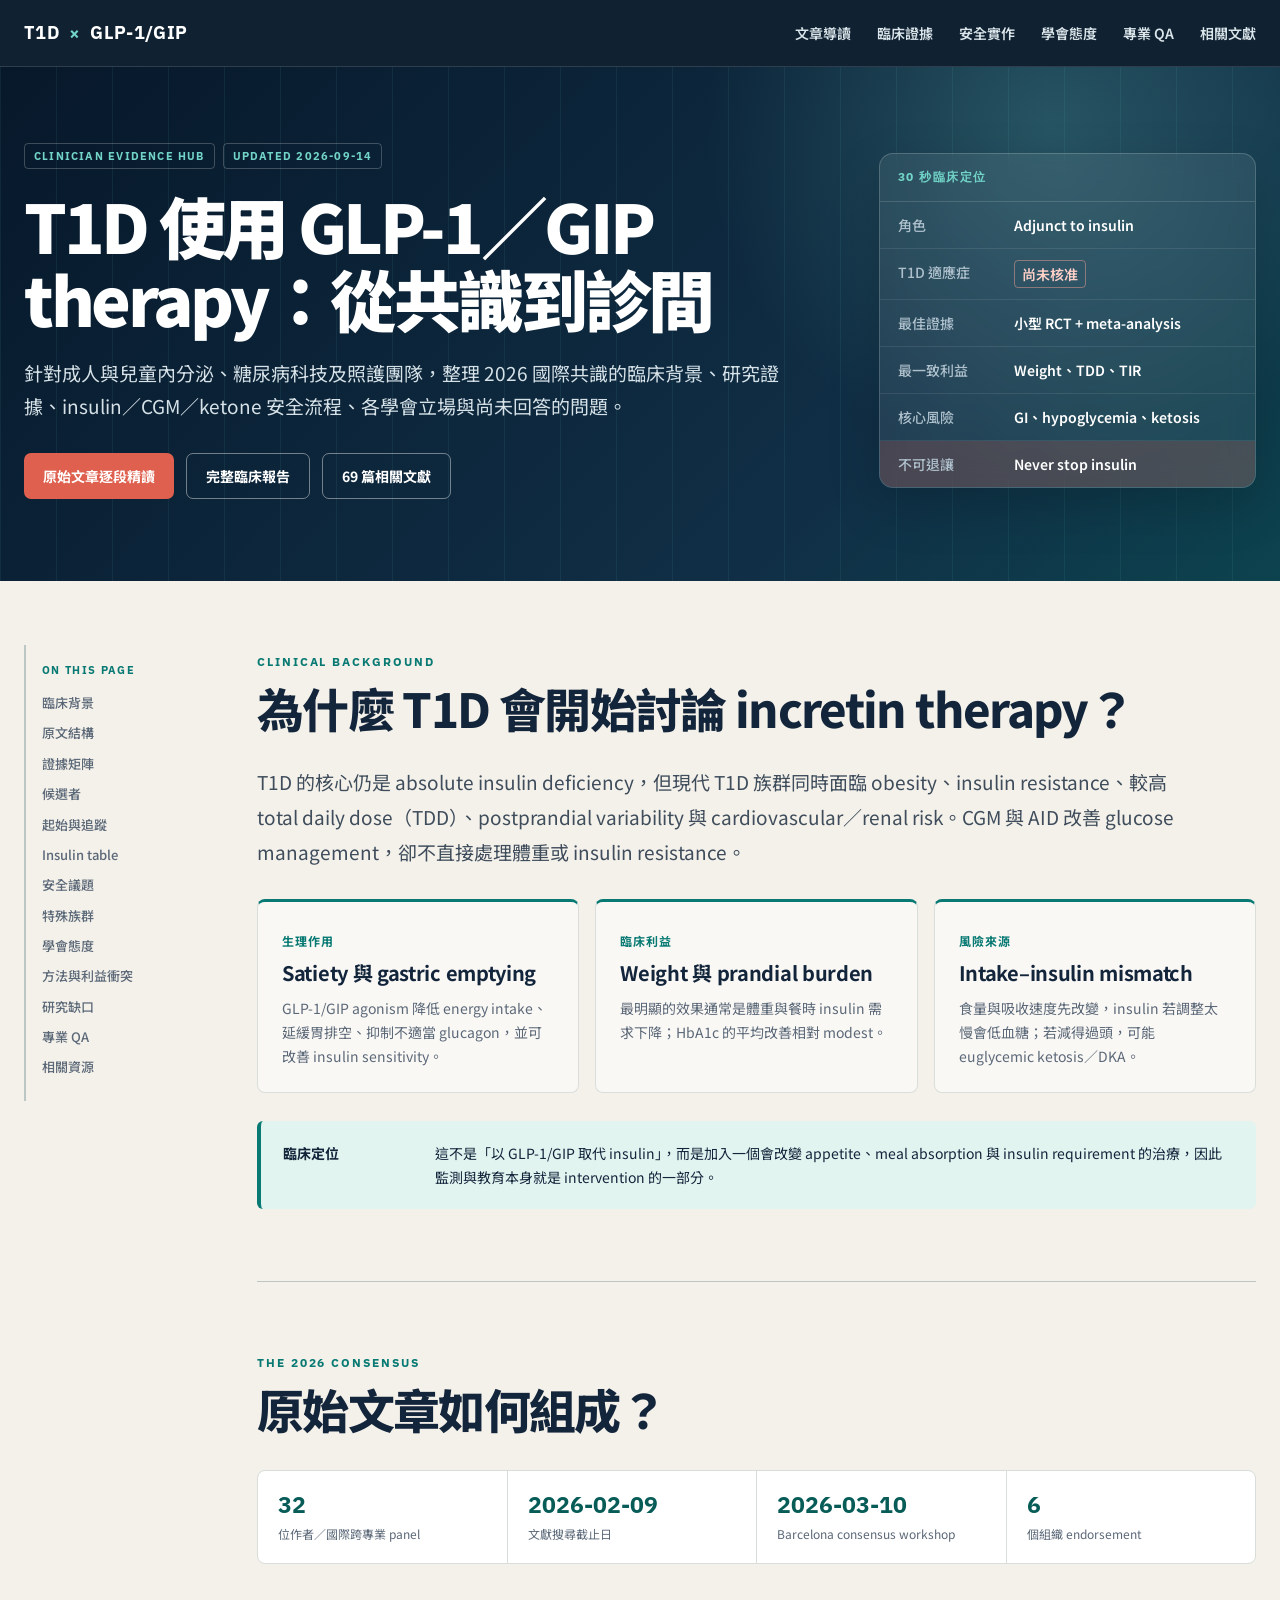
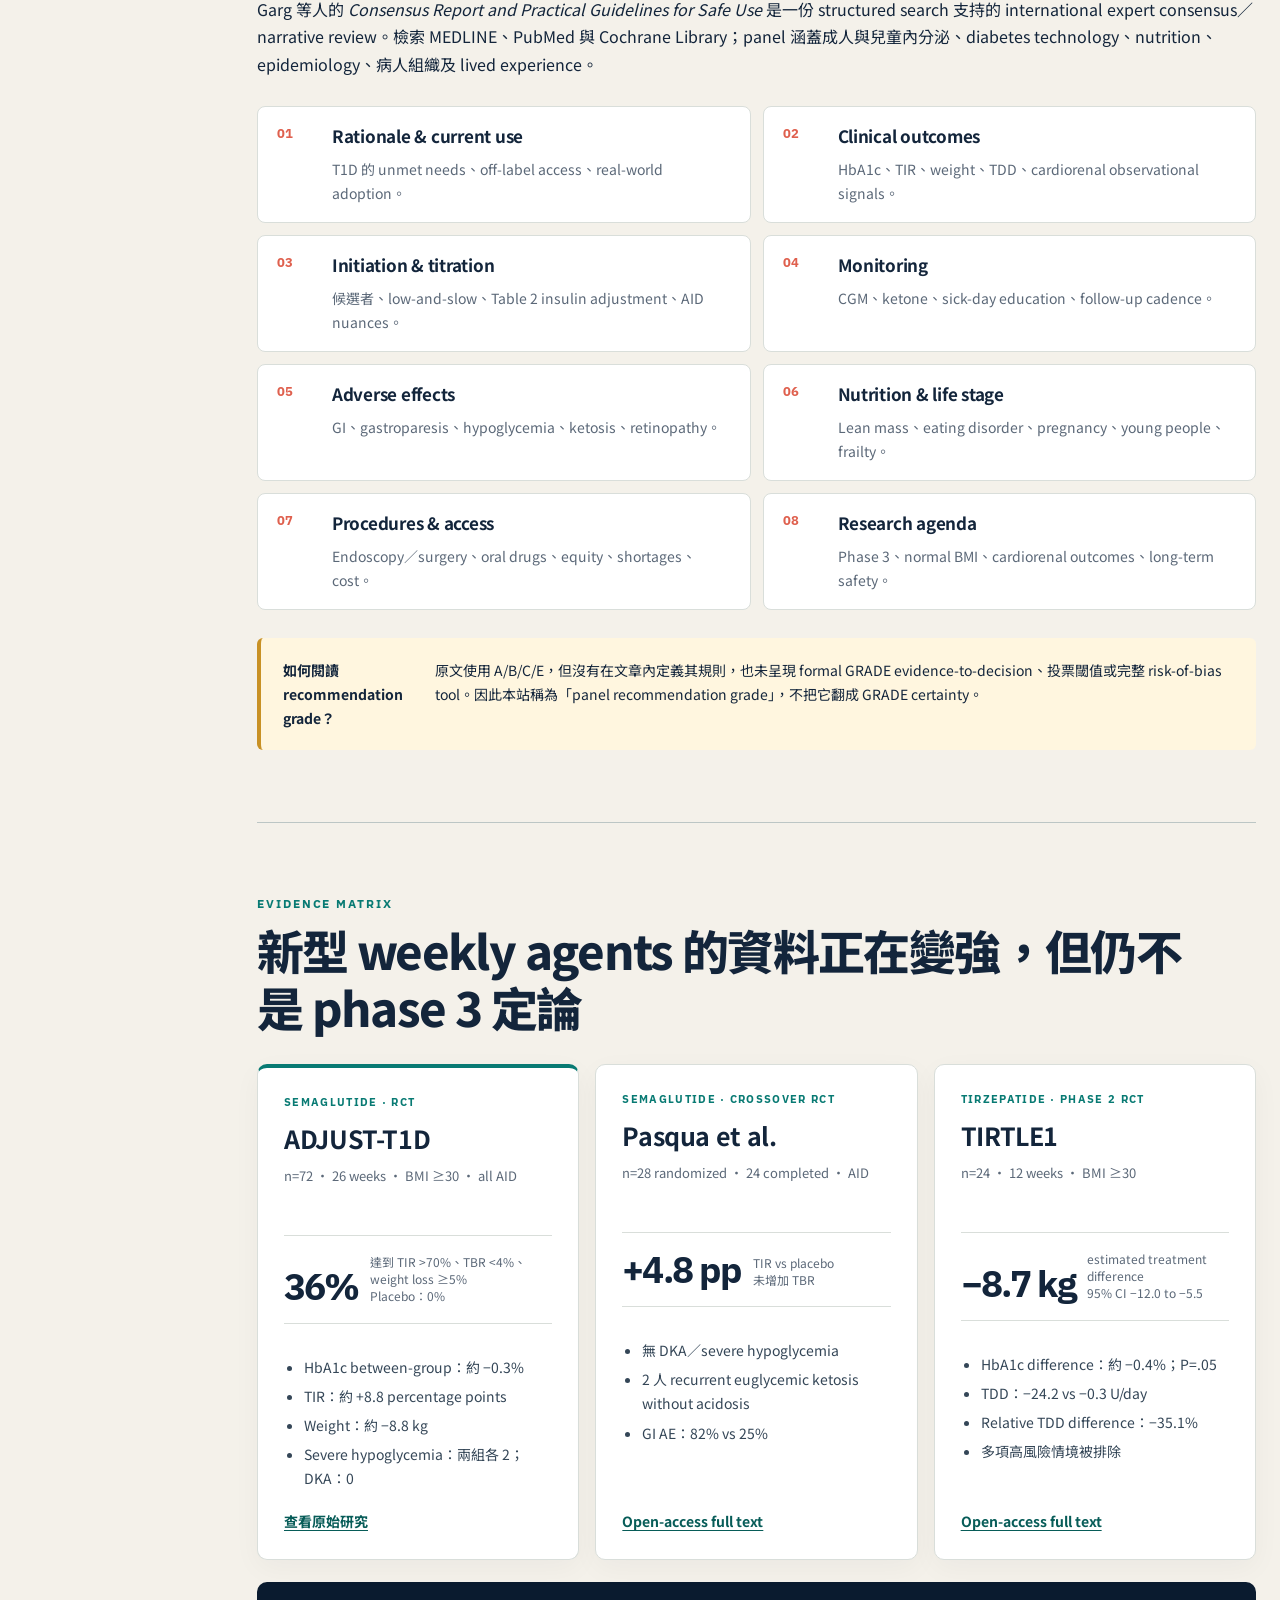
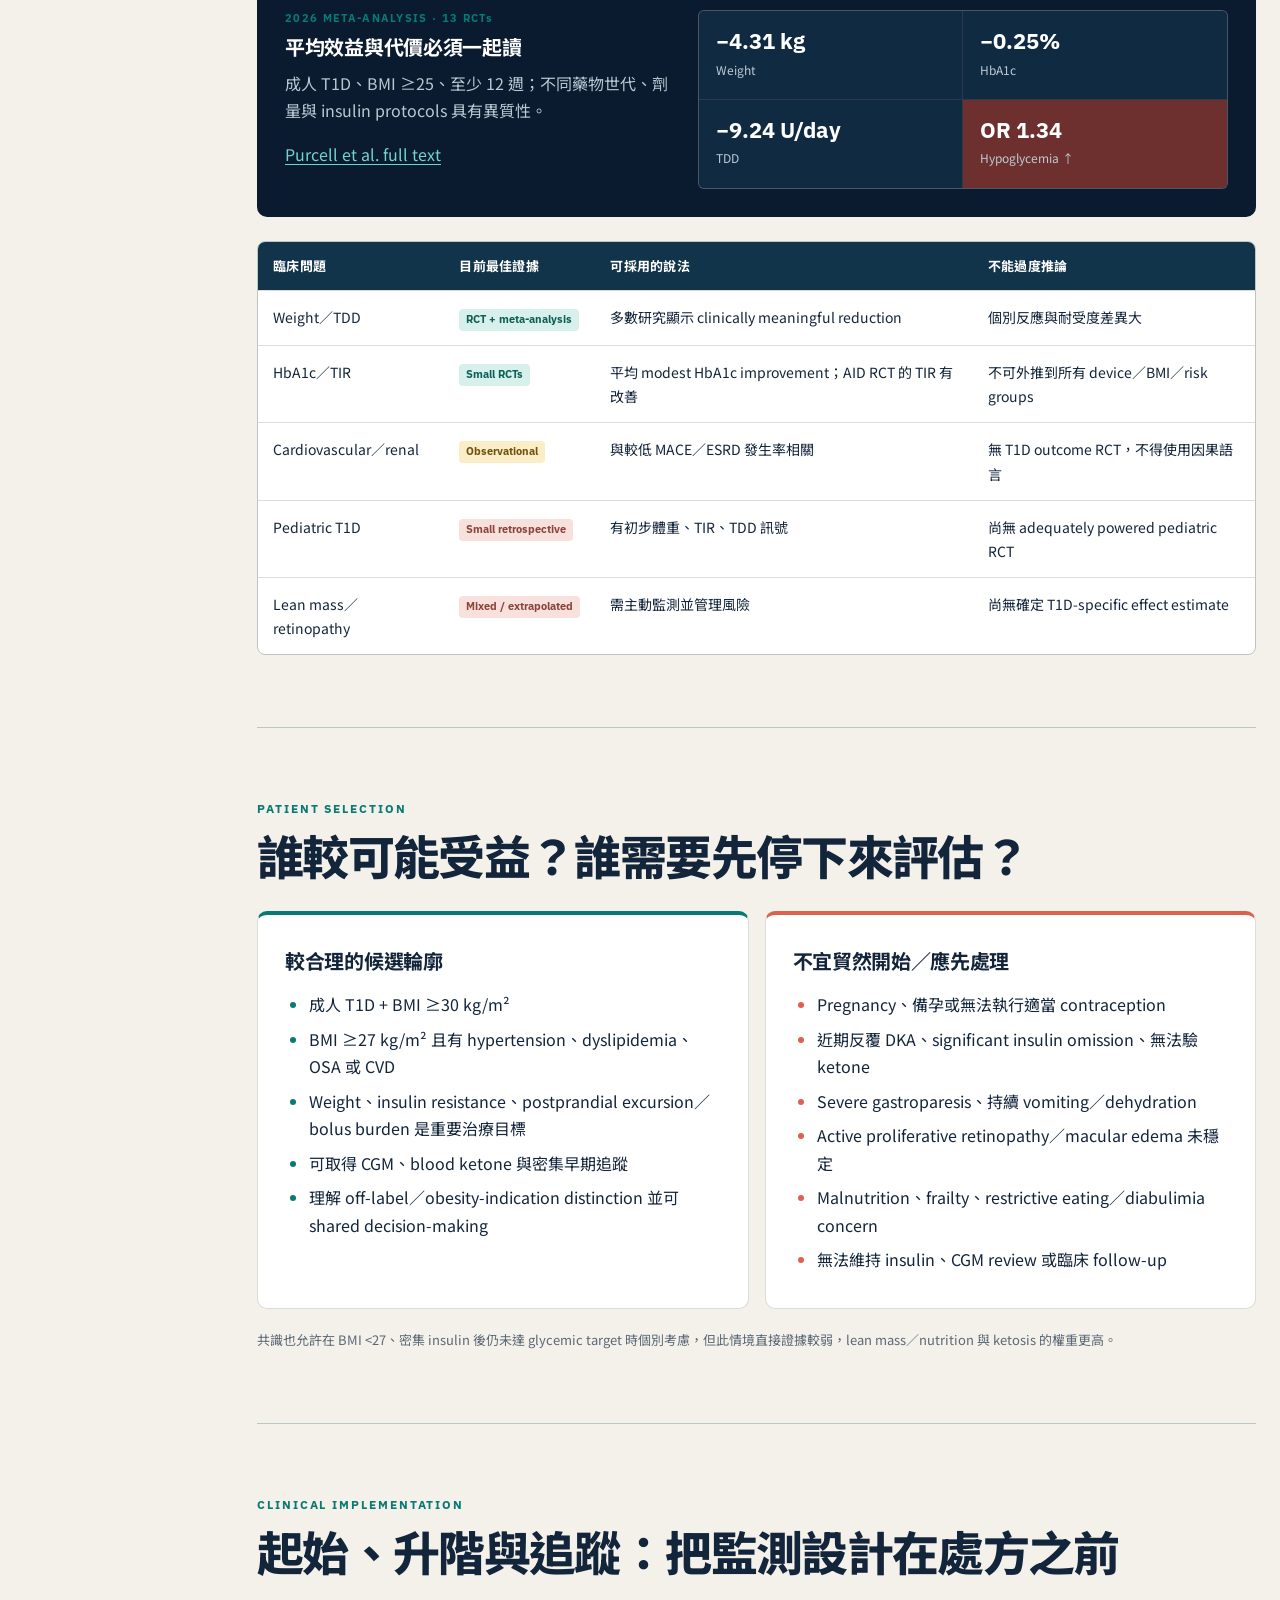
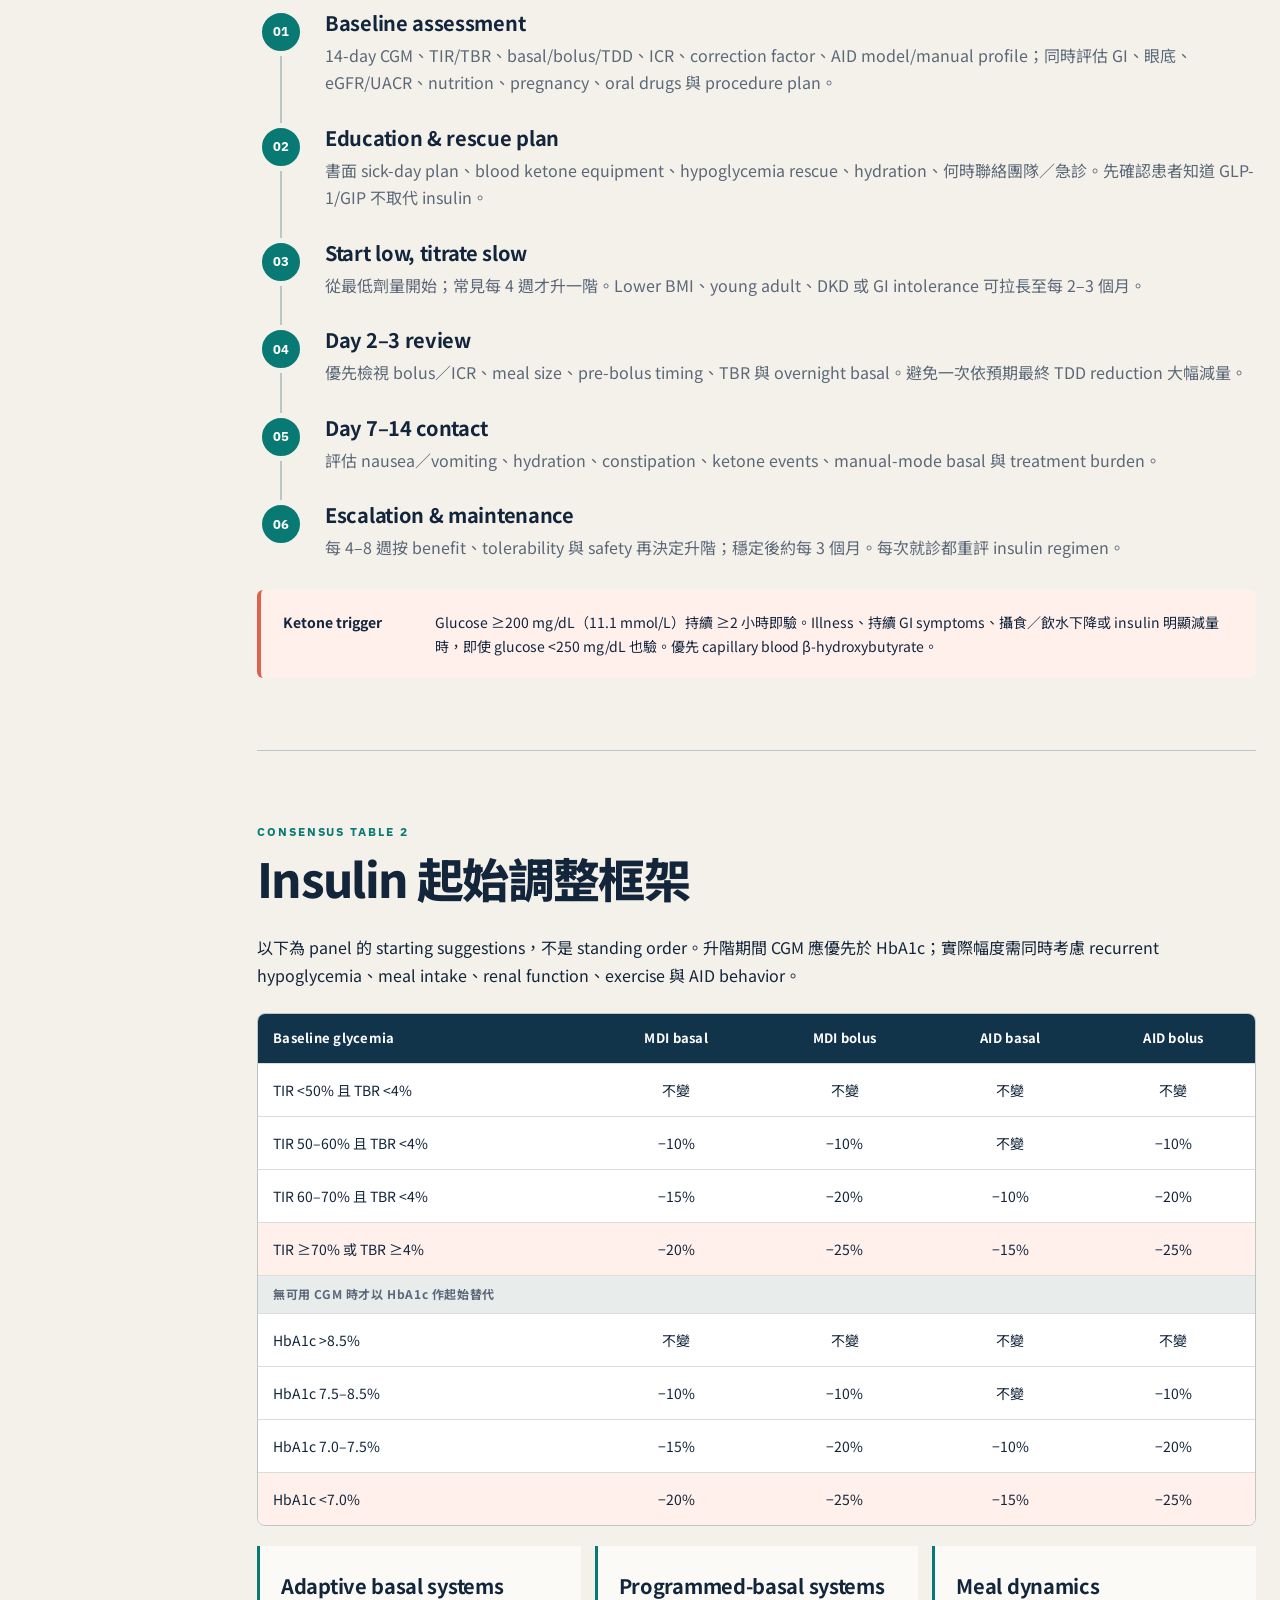
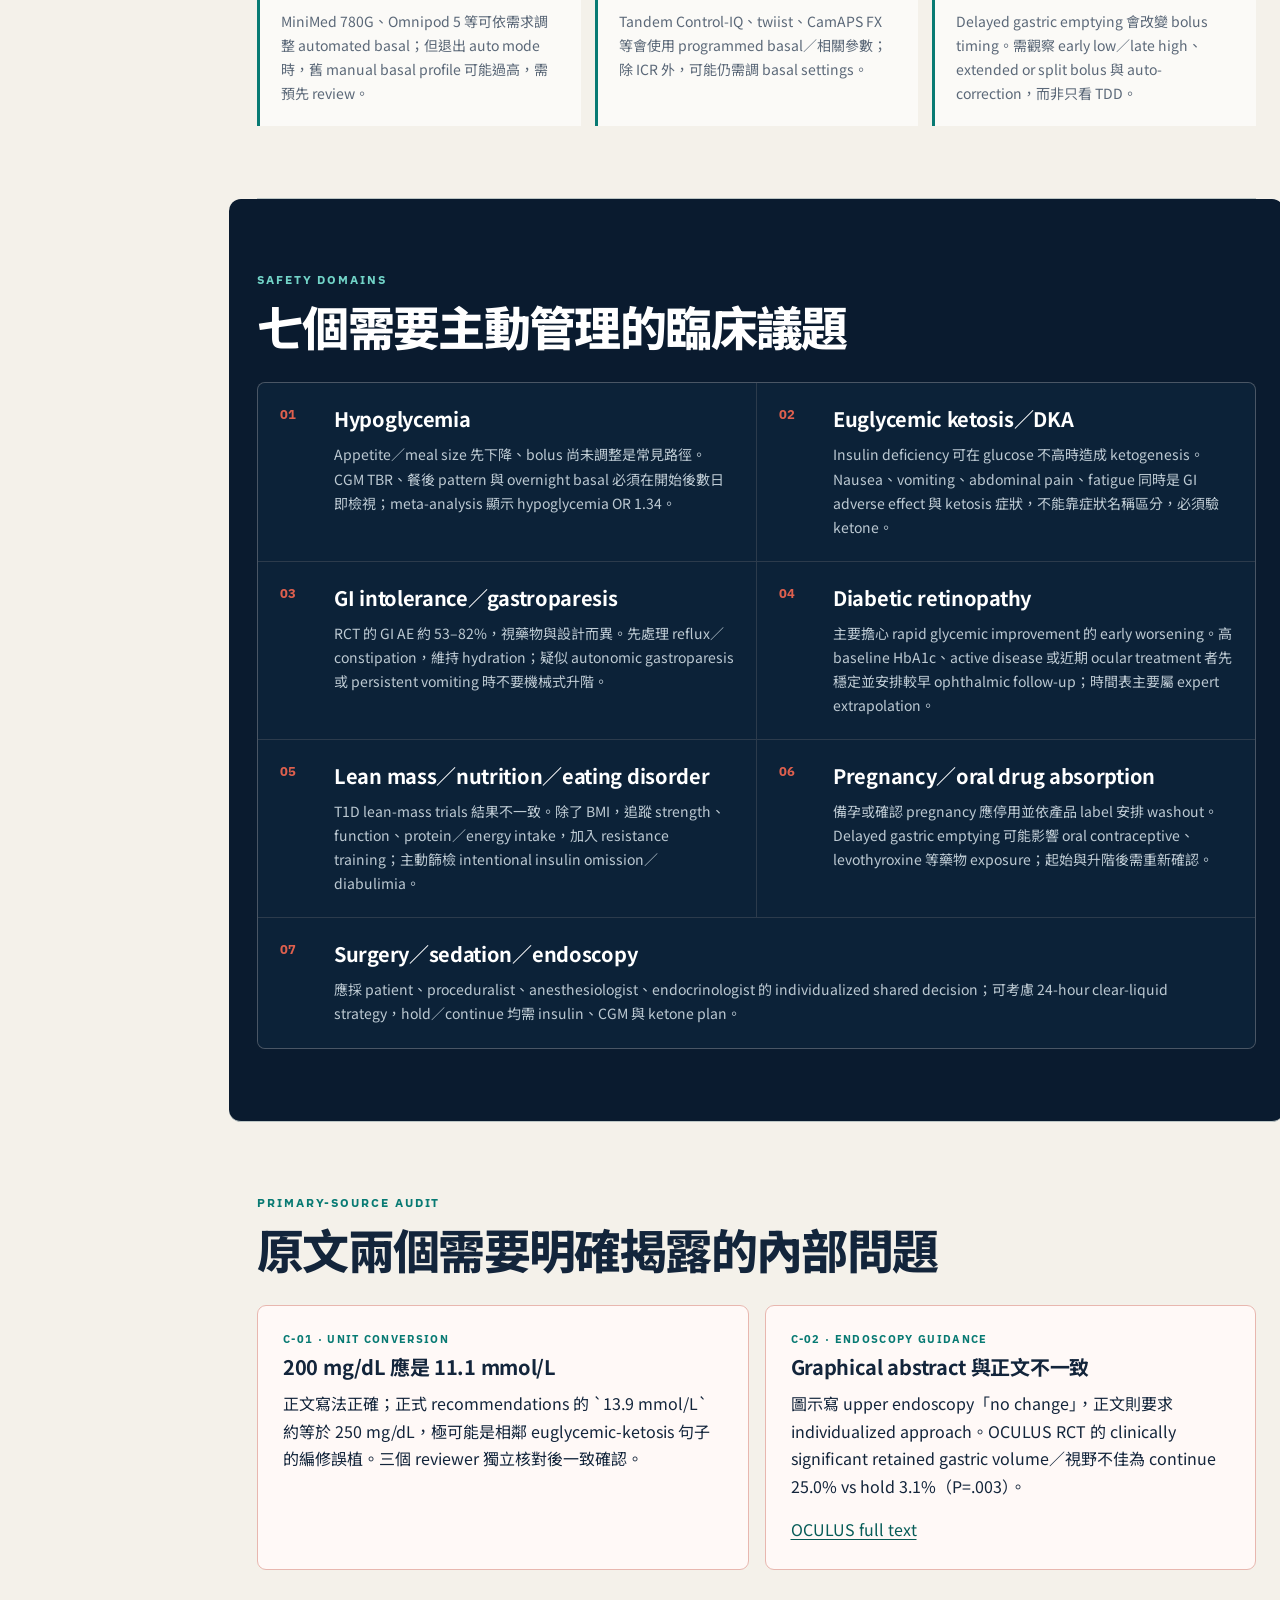
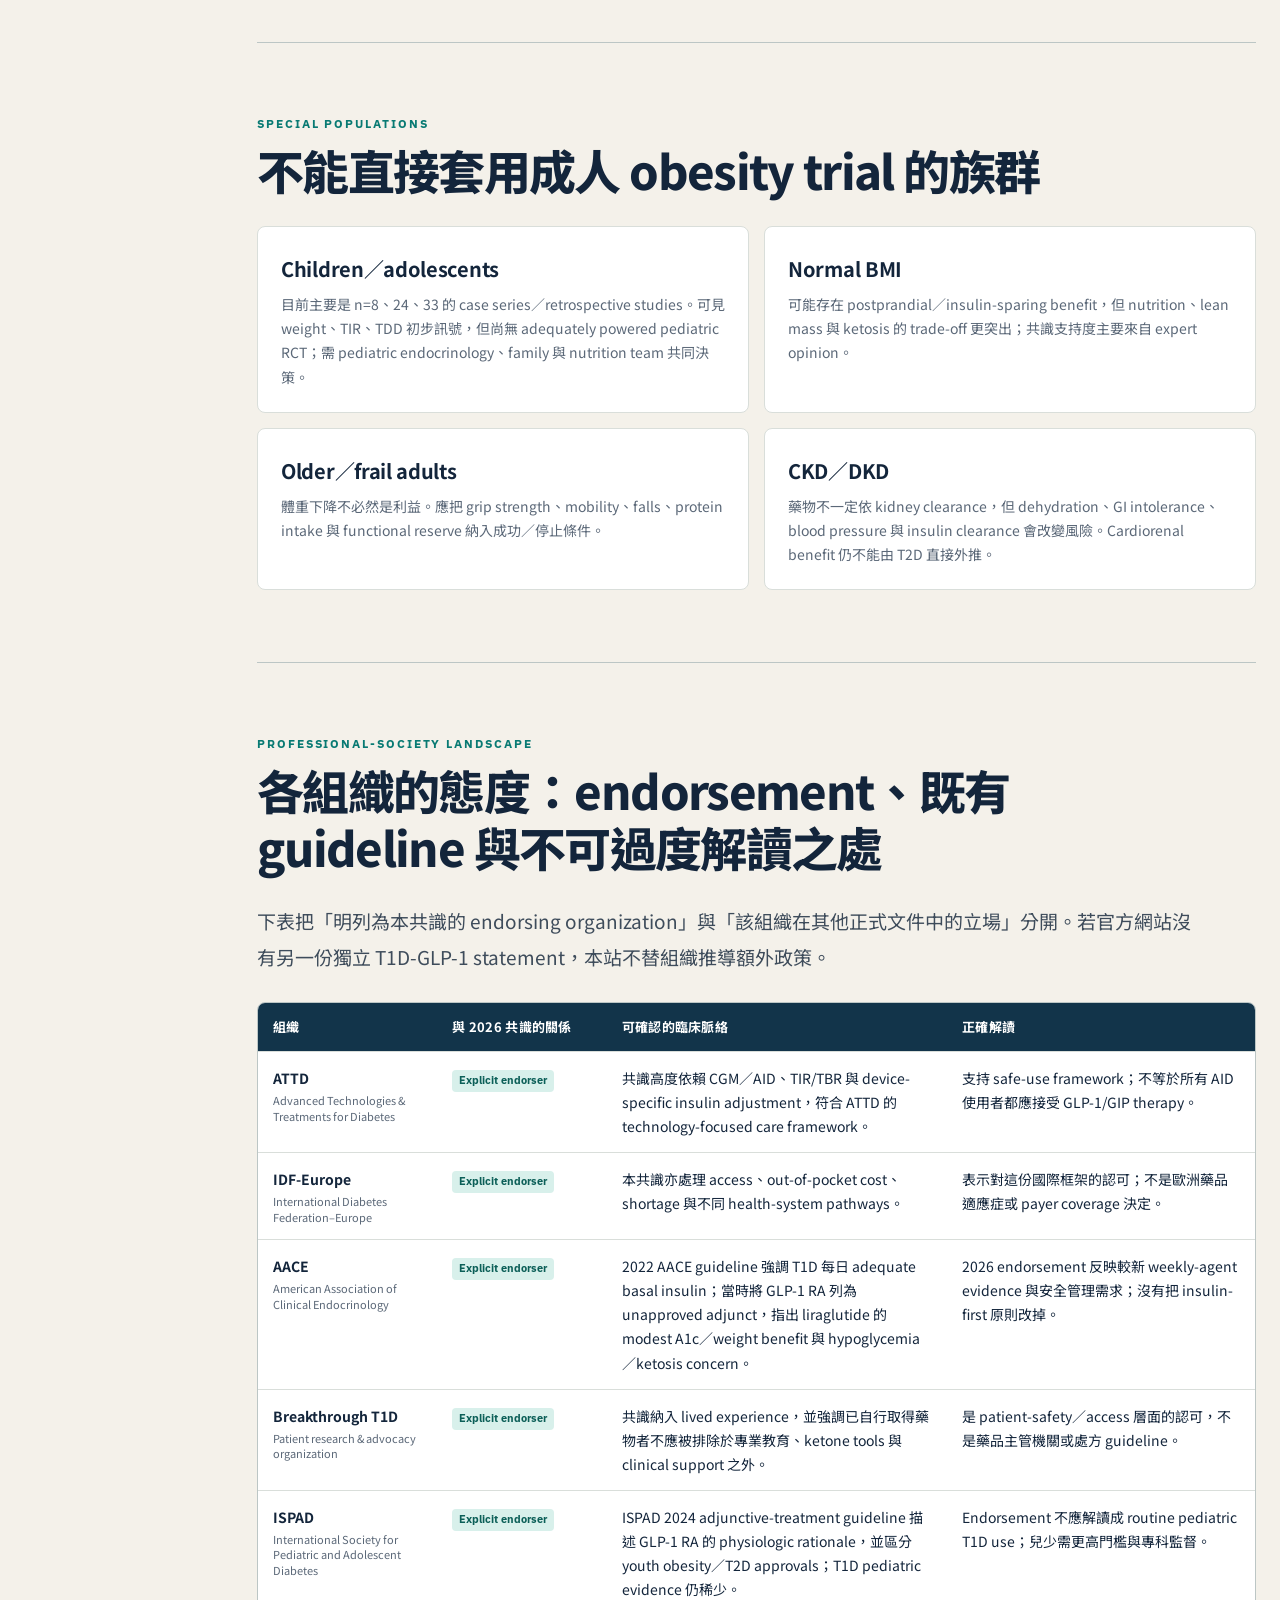
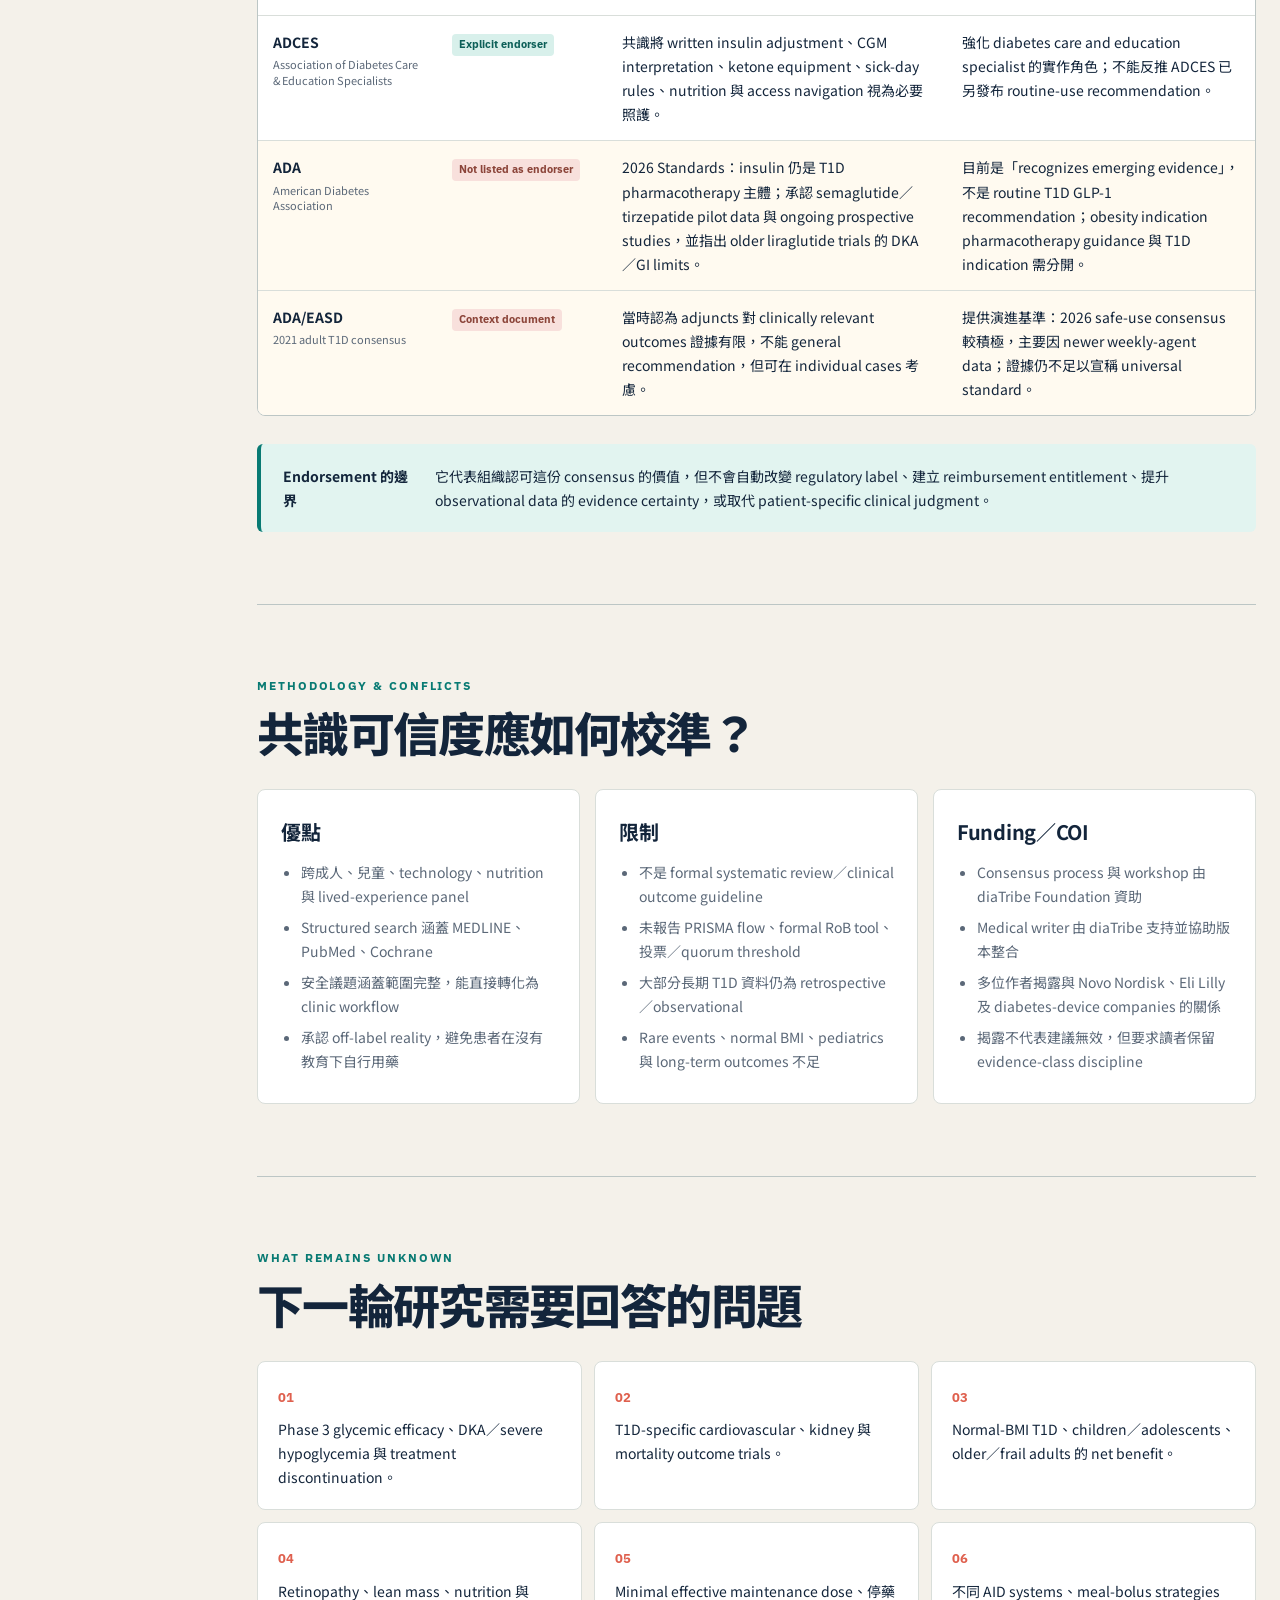
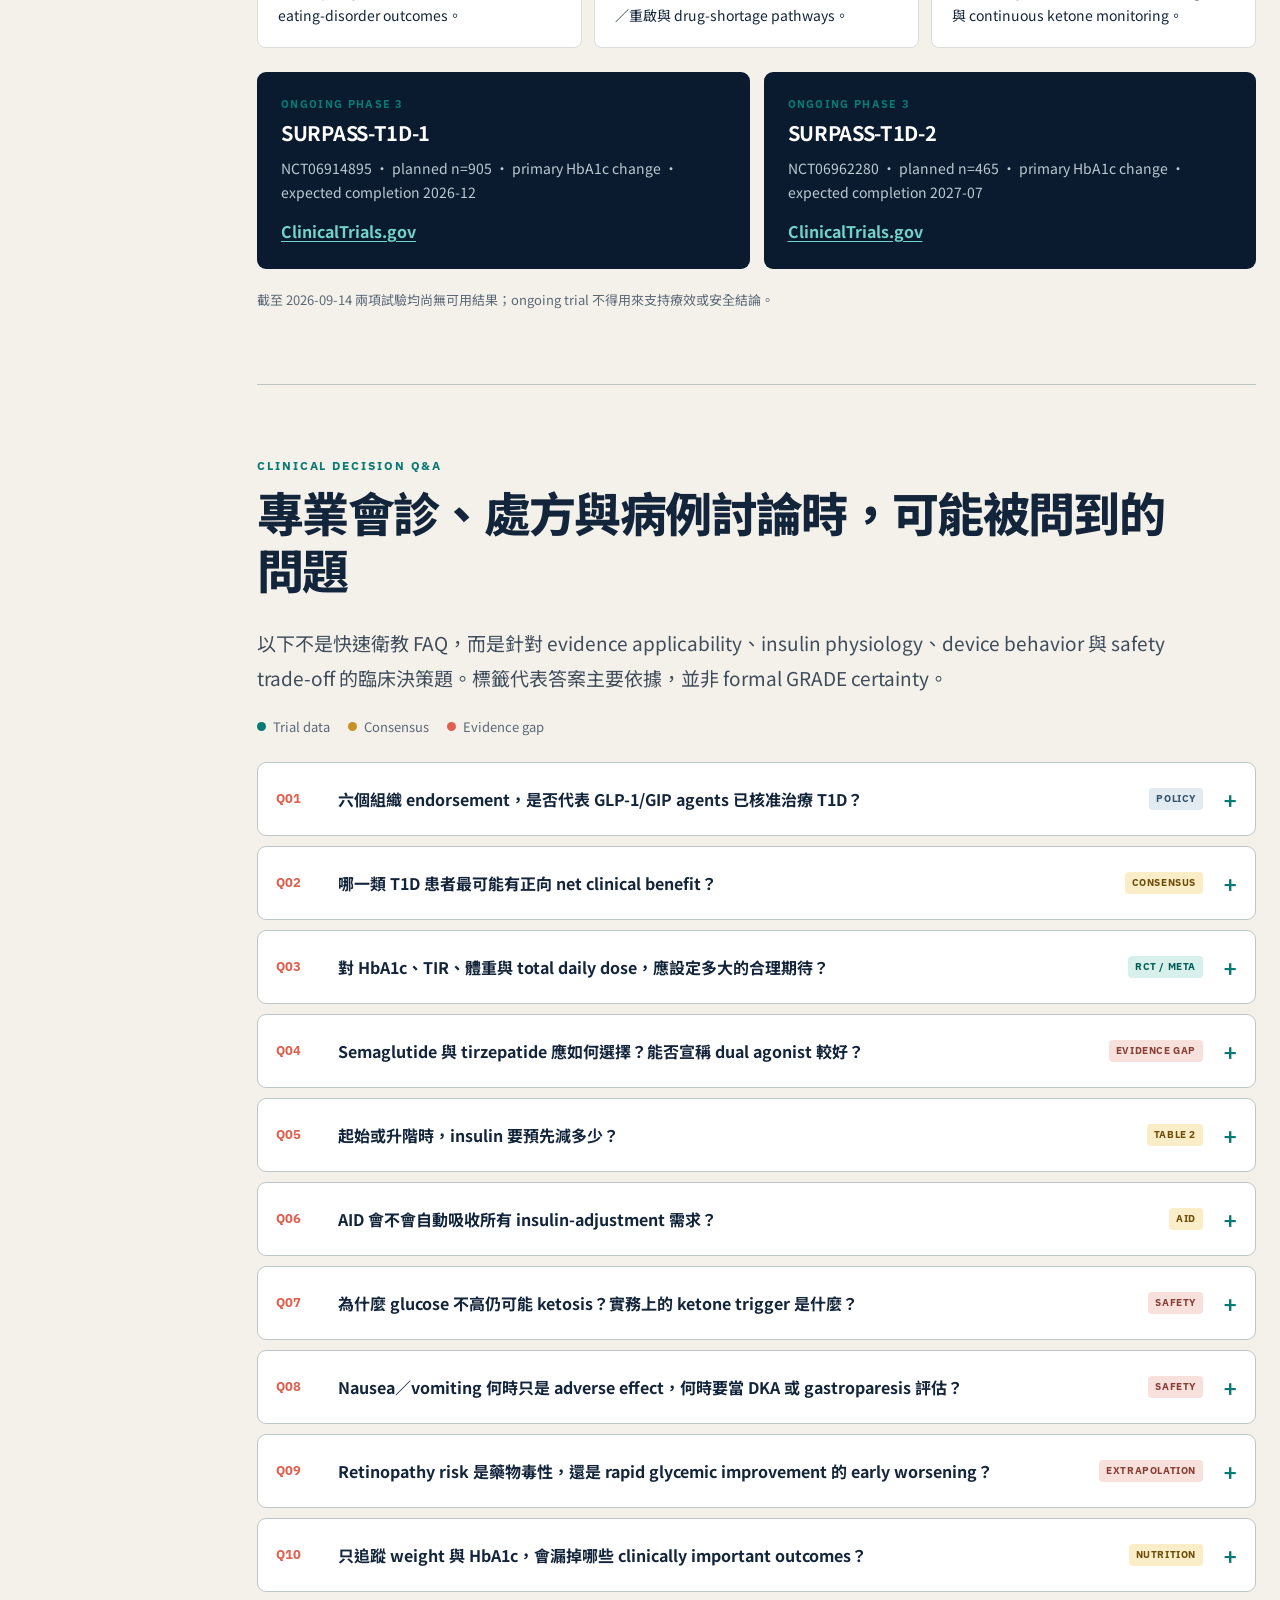
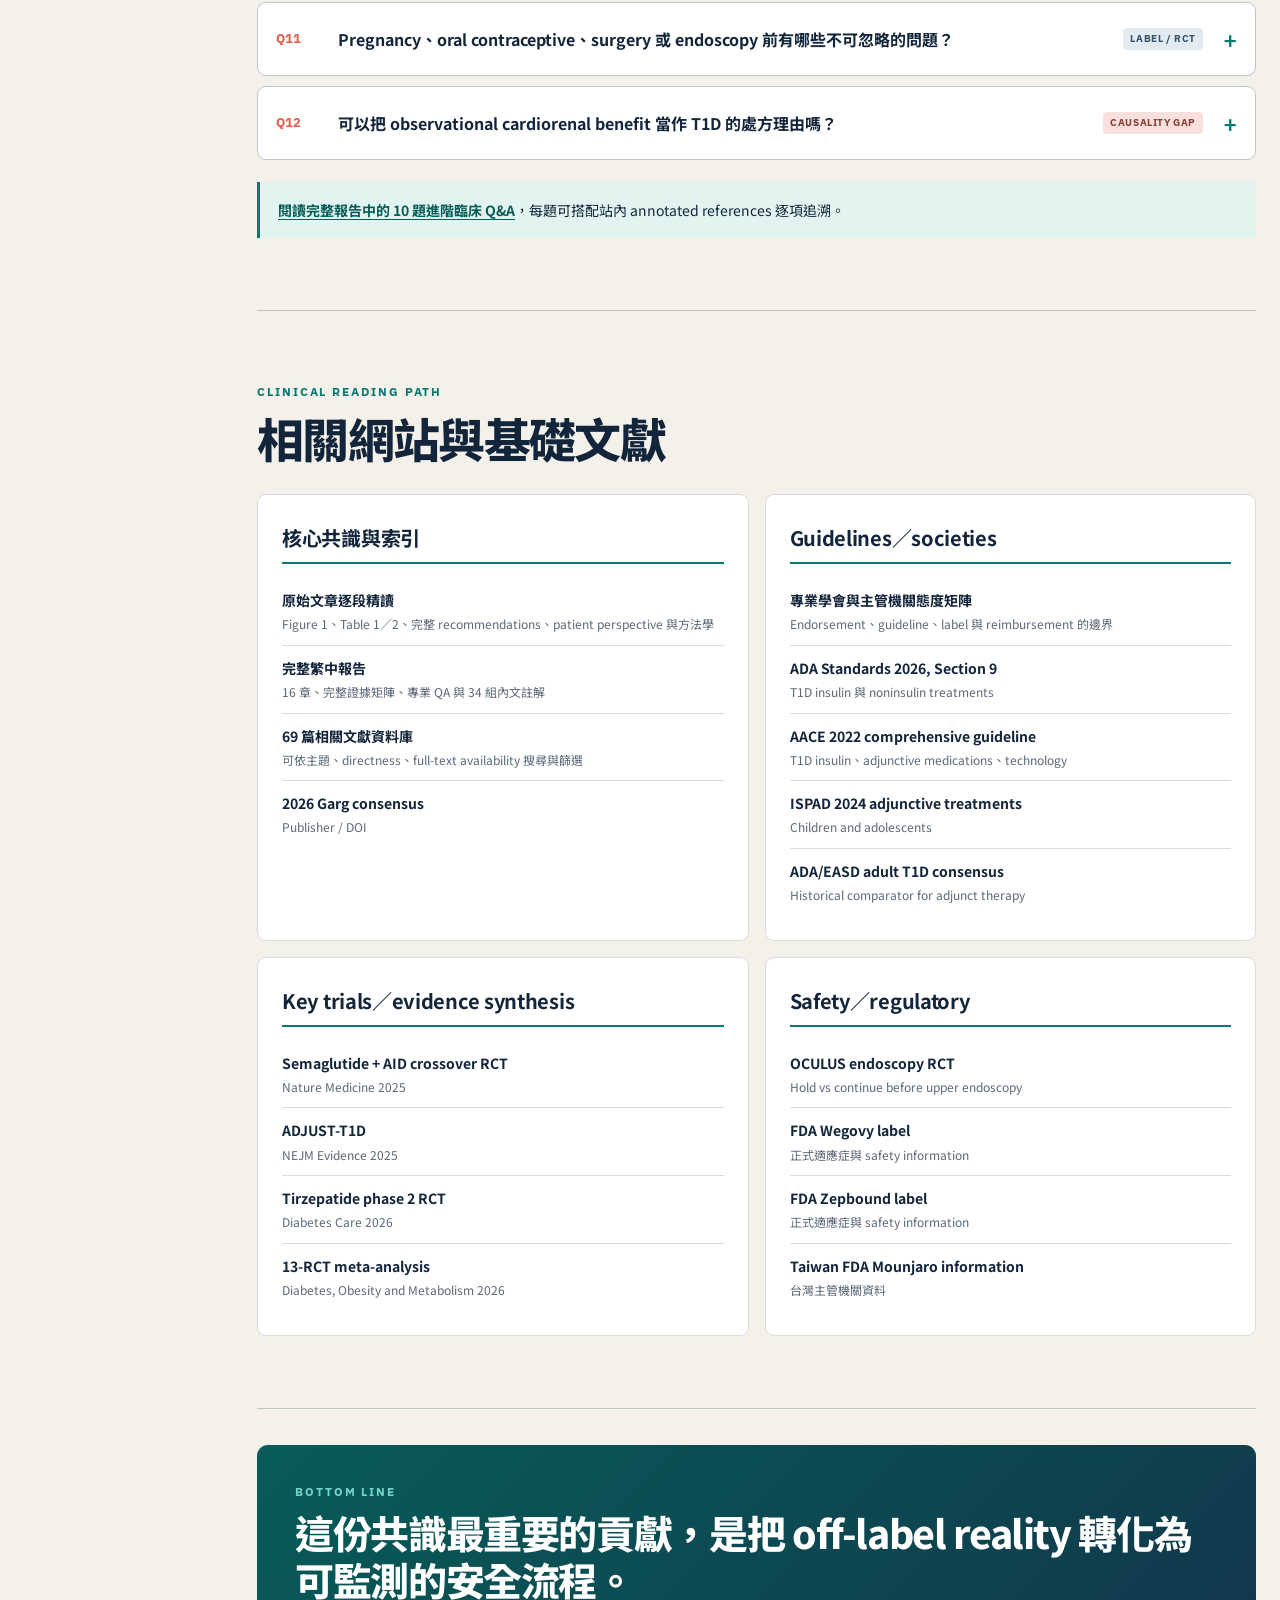
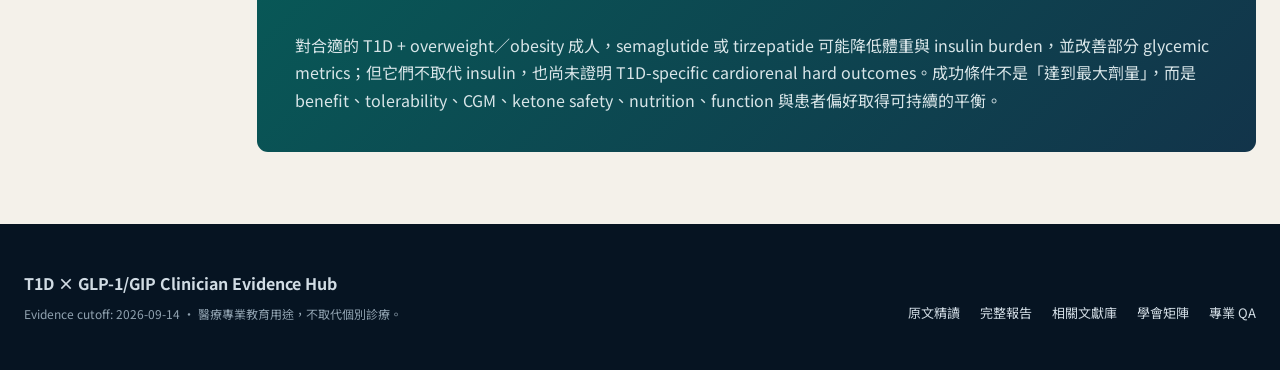
<file: docs/index.html>
<!DOCTYPE html>
<html lang="zh-Hant">
<head>
  <meta charset="utf-8">
  <meta name="viewport" content="width=device-width, initial-scale=1">
  <meta name="description" content="給內分泌與糖尿病專業人員的 2026 T1D 使用 GLP-1／dual GLP-1–GIP receptor agonist 共識導讀、證據矩陣與安全實作。">
  <title>T1D × GLP-1/GIP｜臨床證據與安全實作</title>
  <link rel="preconnect" href="https://fonts.googleapis.com">
  <link rel="preconnect" href="https://fonts.gstatic.com" crossorigin>
  <link href="https://fonts.googleapis.com/css2?family=IBM+Plex+Sans:wght@400;500;600;700&amp;family=Noto+Sans+TC:wght@400;500;600;700;900&amp;display=swap" rel="stylesheet">
  <link rel="stylesheet" href="assets/style.css">
</head>
<body>
  <a class="skip-link" href="#overview">跳至主要內容</a>
  <header class="site-header">
    <nav class="nav wrap" aria-label="主要導覽">
      <a class="brand" href="#top">T1D <span>×</span> GLP-1/GIP</a>
      <div class="nav-links">
        <a href="#article">文章導讀</a>
        <a href="#evidence">臨床證據</a>
        <a href="#practice">安全實作</a>
        <a href="#societies">學會態度</a>
        <a href="#qa">專業 QA</a>
        <a href="references.html">相關文獻</a>
      </div>
    </nav>
  </header>

  <section id="top" class="hero">
    <div class="wrap hero-grid">
      <div>
        <div class="badges"><span>CLINICIAN EVIDENCE HUB</span><span>UPDATED 2026-09-14</span></div>
        <h1>T1D 使用 GLP-1／GIP therapy：從共識到診間</h1>
        <p class="lead">針對成人與兒童內分泌、糖尿病科技及照護團隊，整理 2026 國際共識的臨床背景、研究證據、insulin／CGM／ketone 安全流程、各學會立場與尚未回答的問題。</p>
        <div class="actions">
          <a class="button primary" href="original-article.html">原始文章逐段精讀</a>
          <a class="button secondary" href="report.html">完整臨床報告</a>
          <a class="button secondary" href="references.html">69 篇相關文獻</a>
        </div>
      </div>
      <aside class="orientation" aria-label="快速臨床定位">
        <p class="orientation-label">30 秒臨床定位</p>
        <div class="orientation-row"><b>角色</b><span>Adjunct to insulin</span></div>
        <div class="orientation-row"><b>T1D 適應症</b><span class="status off">尚未核准</span></div>
        <div class="orientation-row"><b>最佳證據</b><span>小型 RCT + meta-analysis</span></div>
        <div class="orientation-row"><b>最一致利益</b><span>Weight、TDD、TIR</span></div>
        <div class="orientation-row"><b>核心風險</b><span>GI、hypoglycemia、ketosis</span></div>
        <div class="orientation-row critical"><b>不可退讓</b><span>Never stop insulin</span></div>
      </aside>
    </div>
  </section>

  <div class="wrap page-shell">
    <aside class="rail" aria-label="本頁目錄">
      <p>ON THIS PAGE</p>
      <a href="#overview">臨床背景</a>
      <a href="#article">原文結構</a>
      <a href="#evidence">證據矩陣</a>
      <a href="#candidates">候選者</a>
      <a href="#practice">起始與追蹤</a>
      <a href="#insulin">Insulin table</a>
      <a href="#safety">安全議題</a>
      <a href="#populations">特殊族群</a>
      <a href="#societies">學會態度</a>
      <a href="#methods">方法與利益衝突</a>
      <a href="#gaps">研究缺口</a>
      <a href="#qa">專業 QA</a>
      <a href="#resources">相關資源</a>
    </aside>

    <main class="content">
      <section id="overview" class="section intro-section">
        <p class="kicker">CLINICAL BACKGROUND</p>
        <h2>為什麼 T1D 會開始討論 incretin therapy？</h2>
        <p class="standfirst">T1D 的核心仍是 absolute insulin deficiency，但現代 T1D 族群同時面臨 obesity、insulin resistance、較高 total daily dose（TDD）、postprandial variability 與 cardiovascular／renal risk。CGM 與 AID 改善 glucose management，卻不直接處理體重或 insulin resistance。</p>
        <div class="concept-grid">
          <article><span>生理作用</span><h3>Satiety 與 gastric emptying</h3><p>GLP-1/GIP agonism 降低 energy intake、延緩胃排空、抑制不適當 glucagon，並可改善 insulin sensitivity。</p></article>
          <article><span>臨床利益</span><h3>Weight 與 prandial burden</h3><p>最明顯的效果通常是體重與餐時 insulin 需求下降；HbA1c 的平均改善相對 modest。</p></article>
          <article><span>風險來源</span><h3>Intake–insulin mismatch</h3><p>食量與吸收速度先改變，insulin 若調整太慢會低血糖；若減得過頭，可能 euglycemic ketosis／DKA。</p></article>
        </div>
        <div class="callout neutral"><b>臨床定位</b><p>這不是「以 GLP-1/GIP 取代 insulin」，而是加入一個會改變 appetite、meal absorption 與 insulin requirement 的治療，因此監測與教育本身就是 intervention 的一部分。</p></div>
      </section>

      <section id="article" class="section">
        <p class="kicker">THE 2026 CONSENSUS</p>
        <h2>原始文章如何組成？</h2>
        <div class="paper-meta">
          <div><b>32</b><span>位作者／國際跨專業 panel</span></div>
          <div><b>2026-02-09</b><span>文獻搜尋截止日</span></div>
          <div><b>2026-03-10</b><span>Barcelona consensus workshop</span></div>
          <div><b>6</b><span>個組織 endorsement</span></div>
        </div>
        <p>Garg 等人的 <em>Consensus Report and Practical Guidelines for Safe Use</em> 是一份 structured search 支持的 international expert consensus／narrative review。檢索 MEDLINE、PubMed 與 Cochrane Library；panel 涵蓋成人與兒童內分泌、diabetes technology、nutrition、epidemiology、病人組織及 lived experience。</p>
        <div class="article-map">
          <article><b>01</b><div><h3>Rationale &amp; current use</h3><p>T1D 的 unmet needs、off-label access、real-world adoption。</p></div></article>
          <article><b>02</b><div><h3>Clinical outcomes</h3><p>HbA1c、TIR、weight、TDD、cardiorenal observational signals。</p></div></article>
          <article><b>03</b><div><h3>Initiation &amp; titration</h3><p>候選者、low-and-slow、Table 2 insulin adjustment、AID nuances。</p></div></article>
          <article><b>04</b><div><h3>Monitoring</h3><p>CGM、ketone、sick-day education、follow-up cadence。</p></div></article>
          <article><b>05</b><div><h3>Adverse effects</h3><p>GI、gastroparesis、hypoglycemia、ketosis、retinopathy。</p></div></article>
          <article><b>06</b><div><h3>Nutrition &amp; life stage</h3><p>Lean mass、eating disorder、pregnancy、young people、frailty。</p></div></article>
          <article><b>07</b><div><h3>Procedures &amp; access</h3><p>Endoscopy／surgery、oral drugs、equity、shortages、cost。</p></div></article>
          <article><b>08</b><div><h3>Research agenda</h3><p>Phase 3、normal BMI、cardiorenal outcomes、long-term safety。</p></div></article>
        </div>
        <div class="callout caution"><b>如何閱讀 recommendation grade？</b><p>原文使用 A/B/C/E，但沒有在文章內定義其規則，也未呈現 formal GRADE evidence-to-decision、投票閾值或完整 risk-of-bias tool。因此本站稱為「panel recommendation grade」，不把它翻成 GRADE certainty。</p></div>
      </section>

      <section id="evidence" class="section wide-section">
        <p class="kicker">EVIDENCE MATRIX</p>
        <h2>新型 weekly agents 的資料正在變強，但仍不是 phase 3 定論</h2>
        <div class="trial-grid">
          <article class="trial featured">
            <p class="trial-tag">SEMAGLUTIDE · RCT</p><h3>ADJUST-T1D</h3><p class="n">n=72 · 26 weeks · BMI ≥30 · all AID</p>
            <div class="metric"><b>36%</b><span>達到 TIR &gt;70%、TBR &lt;4%、weight loss ≥5%<br>Placebo：0%</span></div>
            <ul><li>HbA1c between-group：約 −0.3%</li><li>TIR：約 +8.8 percentage points</li><li>Weight：約 −8.8 kg</li><li>Severe hypoglycemia：兩組各 2；DKA：0</li></ul>
            <a href="https://doi.org/10.1056/EVIDoa2500173">查看原始研究</a>
          </article>
          <article class="trial">
            <p class="trial-tag">SEMAGLUTIDE · CROSSOVER RCT</p><h3>Pasqua et al.</h3><p class="n">n=28 randomized · 24 completed · AID</p>
            <div class="metric"><b>+4.8 pp</b><span>TIR vs placebo<br>未增加 TBR</span></div>
            <ul><li>無 DKA／severe hypoglycemia</li><li>2 人 recurrent euglycemic ketosis without acidosis</li><li>GI AE：82% vs 25%</li></ul>
            <a href="https://pmc.ncbi.nlm.nih.gov/articles/PMC12003151/">Open-access full text</a>
          </article>
          <article class="trial">
            <p class="trial-tag">TIRZEPATIDE · PHASE 2 RCT</p><h3>TIRTLE1</h3><p class="n">n=24 · 12 weeks · BMI ≥30</p>
            <div class="metric"><b>−8.7 kg</b><span>estimated treatment difference<br>95% CI −12.0 to −5.5</span></div>
            <ul><li>HbA1c difference：約 −0.4%；P=.05</li><li>TDD：−24.2 vs −0.3 U/day</li><li>Relative TDD difference：−35.1%</li><li>多項高風險情境被排除</li></ul>
            <a href="https://pmc.ncbi.nlm.nih.gov/articles/PMC12719702/">Open-access full text</a>
          </article>
        </div>

        <div class="meta-analysis">
          <div class="meta-copy"><p class="trial-tag">2026 META-ANALYSIS · 13 RCTs</p><h3>平均效益與代價必須一起讀</h3><p>成人 T1D、BMI ≥25、至少 12 週；不同藥物世代、劑量與 insulin protocols 具有異質性。</p><a href="https://pmc.ncbi.nlm.nih.gov/articles/PMC12673429/">Purcell et al. full text</a></div>
          <div class="meta-metrics"><div><b>−4.31 kg</b><span>Weight</span></div><div><b>−0.25%</b><span>HbA1c</span></div><div><b>−9.24 U/day</b><span>TDD</span></div><div class="risk"><b>OR 1.34</b><span>Hypoglycemia ↑</span></div></div>
        </div>

        <div class="evidence-table-wrap">
          <table class="evidence-table">
            <thead><tr><th scope="col">臨床問題</th><th scope="col">目前最佳證據</th><th scope="col">可採用的說法</th><th scope="col">不能過度推論</th></tr></thead>
            <tbody>
              <tr><td>Weight／TDD</td><td><span class="level rct">RCT + meta-analysis</span></td><td>多數研究顯示 clinically meaningful reduction</td><td>個別反應與耐受度差異大</td></tr>
              <tr><td>HbA1c／TIR</td><td><span class="level rct">Small RCTs</span></td><td>平均 modest HbA1c improvement；AID RCT 的 TIR 有改善</td><td>不可外推到所有 device／BMI／risk groups</td></tr>
              <tr><td>Cardiovascular／renal</td><td><span class="level obs">Observational</span></td><td>與較低 MACE／ESRD 發生率相關</td><td>無 T1D outcome RCT，不得使用因果語言</td></tr>
              <tr><td>Pediatric T1D</td><td><span class="level low">Small retrospective</span></td><td>有初步體重、TIR、TDD 訊號</td><td>尚無 adequately powered pediatric RCT</td></tr>
              <tr><td>Lean mass／retinopathy</td><td><span class="level low">Mixed / extrapolated</span></td><td>需主動監測並管理風險</td><td>尚無確定 T1D-specific effect estimate</td></tr>
            </tbody>
          </table>
        </div>
      </section>

      <section id="candidates" class="section">
        <p class="kicker">PATIENT SELECTION</p>
        <h2>誰較可能受益？誰需要先停下來評估？</h2>
        <div class="split-panel">
          <div class="positive"><h3>較合理的候選輪廓</h3><ul class="check-list"><li>成人 T1D + BMI ≥30 kg/m²</li><li>BMI ≥27 kg/m² 且有 hypertension、dyslipidemia、OSA 或 CVD</li><li>Weight、insulin resistance、postprandial excursion／bolus burden 是重要治療目標</li><li>可取得 CGM、blood ketone 與密集早期追蹤</li><li>理解 off-label／obesity-indication distinction 並可 shared decision-making</li></ul></div>
          <div class="negative"><h3>不宜貿然開始／應先處理</h3><ul class="cross-list"><li>Pregnancy、備孕或無法執行適當 contraception</li><li>近期反覆 DKA、significant insulin omission、無法驗 ketone</li><li>Severe gastroparesis、持續 vomiting／dehydration</li><li>Active proliferative retinopathy／macular edema 未穩定</li><li>Malnutrition、frailty、restrictive eating／diabulimia concern</li><li>無法維持 insulin、CGM review 或臨床 follow-up</li></ul></div>
        </div>
        <p class="footnote">共識也允許在 BMI &lt;27、密集 insulin 後仍未達 glycemic target 時個別考慮，但此情境直接證據較弱，lean mass／nutrition 與 ketosis 的權重更高。</p>
      </section>

      <section id="practice" class="section practice-section">
        <p class="kicker">CLINICAL IMPLEMENTATION</p>
        <h2>起始、升階與追蹤：把監測設計在處方之前</h2>
        <ol class="timeline">
          <li><div class="node">01</div><div><h3>Baseline assessment</h3><p>14-day CGM、TIR/TBR、basal/bolus/TDD、ICR、correction factor、AID model/manual profile；同時評估 GI、眼底、eGFR/UACR、nutrition、pregnancy、oral drugs 與 procedure plan。</p></div></li>
          <li><div class="node">02</div><div><h3>Education &amp; rescue plan</h3><p>書面 sick-day plan、blood ketone equipment、hypoglycemia rescue、hydration、何時聯絡團隊／急診。先確認患者知道 GLP-1/GIP 不取代 insulin。</p></div></li>
          <li><div class="node">03</div><div><h3>Start low, titrate slow</h3><p>從最低劑量開始；常見每 4 週才升一階。Lower BMI、young adult、DKD 或 GI intolerance 可拉長至每 2–3 個月。</p></div></li>
          <li><div class="node">04</div><div><h3>Day 2–3 review</h3><p>優先檢視 bolus／ICR、meal size、pre-bolus timing、TBR 與 overnight basal。避免一次依預期最終 TDD reduction 大幅減量。</p></div></li>
          <li><div class="node">05</div><div><h3>Day 7–14 contact</h3><p>評估 nausea／vomiting、hydration、constipation、ketone events、manual-mode basal 與 treatment burden。</p></div></li>
          <li><div class="node">06</div><div><h3>Escalation &amp; maintenance</h3><p>每 4–8 週按 benefit、tolerability 與 safety 再決定升階；穩定後約每 3 個月。每次就診都重評 insulin regimen。</p></div></li>
        </ol>
        <div class="callout critical"><b>Ketone trigger</b><p>Glucose ≥200 mg/dL（11.1 mmol/L）持續 ≥2 小時即驗。Illness、持續 GI symptoms、攝食／飲水下降或 insulin 明顯減量時，即使 glucose &lt;250 mg/dL 也驗。優先 capillary blood β-hydroxybutyrate。</p></div>
      </section>

      <section id="insulin" class="section wide-section">
        <p class="kicker">CONSENSUS TABLE 2</p>
        <h2>Insulin 起始調整框架</h2>
        <p>以下為 panel 的 starting suggestions，不是 standing order。升階期間 CGM 應優先於 HbA1c；實際幅度需同時考慮 recurrent hypoglycemia、meal intake、renal function、exercise 與 AID behavior。</p>
        <div class="dose-table-wrap">
          <table class="dose-table">
            <thead><tr><th scope="col">Baseline glycemia</th><th scope="col">MDI basal</th><th scope="col">MDI bolus</th><th scope="col">AID basal</th><th scope="col">AID bolus</th></tr></thead>
            <tbody>
              <tr><td>TIR &lt;50% 且 TBR &lt;4%</td><td>不變</td><td>不變</td><td>不變</td><td>不變</td></tr>
              <tr><td>TIR 50–60% 且 TBR &lt;4%</td><td>−10%</td><td>−10%</td><td>不變</td><td>−10%</td></tr>
              <tr><td>TIR 60–70% 且 TBR &lt;4%</td><td>−15%</td><td>−20%</td><td>−10%</td><td>−20%</td></tr>
              <tr class="high-risk"><td>TIR ≥70% 或 TBR ≥4%</td><td>−20%</td><td>−25%</td><td>−15%</td><td>−25%</td></tr>
              <tr class="divider"><td colspan="5">無可用 CGM 時才以 HbA1c 作起始替代</td></tr>
              <tr><td>HbA1c &gt;8.5%</td><td>不變</td><td>不變</td><td>不變</td><td>不變</td></tr>
              <tr><td>HbA1c 7.5–8.5%</td><td>−10%</td><td>−10%</td><td>不變</td><td>−10%</td></tr>
              <tr><td>HbA1c 7.0–7.5%</td><td>−15%</td><td>−20%</td><td>−10%</td><td>−20%</td></tr>
              <tr class="high-risk"><td>HbA1c &lt;7.0%</td><td>−20%</td><td>−25%</td><td>−15%</td><td>−25%</td></tr>
            </tbody>
          </table>
        </div>
        <div class="aid-grid">
          <article><h3>Adaptive basal systems</h3><p>MiniMed 780G、Omnipod 5 等可依需求調整 automated basal；但退出 auto mode 時，舊 manual basal profile 可能過高，需預先 review。</p></article>
          <article><h3>Programmed-basal systems</h3><p>Tandem Control-IQ、twiist、CamAPS FX 等會使用 programmed basal／相關參數；除 ICR 外，可能仍需調 basal settings。</p></article>
          <article><h3>Meal dynamics</h3><p>Delayed gastric emptying 會改變 bolus timing。需觀察 early low／late high、extended or split bolus 與 auto-correction，而非只看 TDD。</p></article>
        </div>
      </section>

      <section id="safety" class="section safety-section">
        <p class="kicker">SAFETY DOMAINS</p>
        <h2>七個需要主動管理的臨床議題</h2>
        <div class="safety-list">
          <article><span>01</span><div><h3>Hypoglycemia</h3><p>Appetite／meal size 先下降、bolus 尚未調整是常見路徑。CGM TBR、餐後 pattern 與 overnight basal 必須在開始後數日即檢視；meta-analysis 顯示 hypoglycemia OR 1.34。</p></div></article>
          <article><span>02</span><div><h3>Euglycemic ketosis／DKA</h3><p>Insulin deficiency 可在 glucose 不高時造成 ketogenesis。Nausea、vomiting、abdominal pain、fatigue 同時是 GI adverse effect 與 ketosis 症狀，不能靠症狀名稱區分，必須驗 ketone。</p></div></article>
          <article><span>03</span><div><h3>GI intolerance／gastroparesis</h3><p>RCT 的 GI AE 約 53–82%，視藥物與設計而異。先處理 reflux／constipation，維持 hydration；疑似 autonomic gastroparesis 或 persistent vomiting 時不要機械式升階。</p></div></article>
          <article><span>04</span><div><h3>Diabetic retinopathy</h3><p>主要擔心 rapid glycemic improvement 的 early worsening。高 baseline HbA1c、active disease 或近期 ocular treatment 者先穩定並安排較早 ophthalmic follow-up；時間表主要屬 expert extrapolation。</p></div></article>
          <article><span>05</span><div><h3>Lean mass／nutrition／eating disorder</h3><p>T1D lean-mass trials 結果不一致。除了 BMI，追蹤 strength、function、protein／energy intake，加入 resistance training；主動篩檢 intentional insulin omission／diabulimia。</p></div></article>
          <article><span>06</span><div><h3>Pregnancy／oral drug absorption</h3><p>備孕或確認 pregnancy 應停用並依產品 label 安排 washout。Delayed gastric emptying 可能影響 oral contraceptive、levothyroxine 等藥物 exposure；起始與升階後需重新確認。</p></div></article>
          <article><span>07</span><div><h3>Surgery／sedation／endoscopy</h3><p>應採 patient、proceduralist、anesthesiologist、endocrinologist 的 individualized shared decision；可考慮 24-hour clear-liquid strategy，hold／continue 均需 insulin、CGM 與 ketone plan。</p></div></article>
        </div>
      </section>

      <section class="section correction-section">
        <p class="kicker">PRIMARY-SOURCE AUDIT</p>
        <h2>原文兩個需要明確揭露的內部問題</h2>
        <div class="correction-grid">
          <article><p class="case">C-01 · UNIT CONVERSION</p><h3>200 mg/dL 應是 11.1 mmol/L</h3><p>正文寫法正確；正式 recommendations 的 `13.9 mmol/L` 約等於 250 mg/dL，極可能是相鄰 euglycemic-ketosis 句子的編修誤植。三個 reviewer 獨立核對後一致確認。</p></article>
          <article><p class="case">C-02 · ENDOSCOPY GUIDANCE</p><h3>Graphical abstract 與正文不一致</h3><p>圖示寫 upper endoscopy「no change」，正文則要求 individualized approach。OCULUS RCT 的 clinically significant retained gastric volume／視野不佳為 continue 25.0% vs hold 3.1%（P=.003）。</p><a href="https://pmc.ncbi.nlm.nih.gov/articles/PMC12993733/">OCULUS full text</a></article>
        </div>
      </section>

      <section id="populations" class="section">
        <p class="kicker">SPECIAL POPULATIONS</p>
        <h2>不能直接套用成人 obesity trial 的族群</h2>
        <div class="population-grid">
          <article><h3>Children／adolescents</h3><p>目前主要是 n=8、24、33 的 case series／retrospective studies。可見 weight、TIR、TDD 初步訊號，但尚無 adequately powered pediatric RCT；需 pediatric endocrinology、family 與 nutrition team 共同決策。</p></article>
          <article><h3>Normal BMI</h3><p>可能存在 postprandial／insulin-sparing benefit，但 nutrition、lean mass 與 ketosis 的 trade-off 更突出；共識支持度主要來自 expert opinion。</p></article>
          <article><h3>Older／frail adults</h3><p>體重下降不必然是利益。應把 grip strength、mobility、falls、protein intake 與 functional reserve 納入成功／停止條件。</p></article>
          <article><h3>CKD／DKD</h3><p>藥物不一定依 kidney clearance，但 dehydration、GI intolerance、blood pressure 與 insulin clearance 會改變風險。Cardiorenal benefit 仍不能由 T2D 直接外推。</p></article>
        </div>
      </section>

      <section id="societies" class="section wide-section societies-section">
        <p class="kicker">PROFESSIONAL-SOCIETY LANDSCAPE</p>
        <h2>各組織的態度：endorsement、既有 guideline 與不可過度解讀之處</h2>
        <p class="standfirst">下表把「明列為本共識的 endorsing organization」與「該組織在其他正式文件中的立場」分開。若官方網站沒有另一份獨立 T1D-GLP-1 statement，本站不替組織推導額外政策。</p>
        <div class="society-table-wrap">
          <table class="society-table">
            <thead><tr><th scope="col">組織</th><th scope="col">與 2026 共識的關係</th><th scope="col">可確認的臨床脈絡</th><th scope="col">正確解讀</th></tr></thead>
            <tbody>
              <tr><td><b>ATTD</b><span>Advanced Technologies &amp; Treatments for Diabetes</span></td><td><span class="endorsement">Explicit endorser</span></td><td>共識高度依賴 CGM／AID、TIR/TBR 與 device-specific insulin adjustment，符合 ATTD 的 technology-focused care framework。</td><td>支持 safe-use framework；不等於所有 AID 使用者都應接受 GLP-1/GIP therapy。</td></tr>
              <tr><td><b>IDF-Europe</b><span>International Diabetes Federation–Europe</span></td><td><span class="endorsement">Explicit endorser</span></td><td>本共識亦處理 access、out-of-pocket cost、shortage 與不同 health-system pathways。</td><td>表示對這份國際框架的認可；不是歐洲藥品適應症或 payer coverage 決定。</td></tr>
              <tr><td><b>AACE</b><span>American Association of Clinical Endocrinology</span></td><td><span class="endorsement">Explicit endorser</span></td><td>2022 AACE guideline 強調 T1D 每日 adequate basal insulin；當時將 GLP-1 RA 列為 unapproved adjunct，指出 liraglutide 的 modest A1c／weight benefit 與 hypoglycemia／ketosis concern。</td><td>2026 endorsement 反映較新 weekly-agent evidence 與安全管理需求；沒有把 insulin-first 原則改掉。</td></tr>
              <tr><td><b>Breakthrough T1D</b><span>Patient research &amp; advocacy organization</span></td><td><span class="endorsement">Explicit endorser</span></td><td>共識納入 lived experience，並強調已自行取得藥物者不應被排除於專業教育、ketone tools 與 clinical support 之外。</td><td>是 patient-safety／access 層面的認可，不是藥品主管機關或處方 guideline。</td></tr>
              <tr><td><b>ISPAD</b><span>International Society for Pediatric and Adolescent Diabetes</span></td><td><span class="endorsement">Explicit endorser</span></td><td>ISPAD 2024 adjunctive-treatment guideline 描述 GLP-1 RA 的 physiologic rationale，並區分 youth obesity／T2D approvals；T1D pediatric evidence 仍稀少。</td><td>Endorsement 不應解讀成 routine pediatric T1D use；兒少需更高門檻與專科監督。</td></tr>
              <tr><td><b>ADCES</b><span>Association of Diabetes Care &amp; Education Specialists</span></td><td><span class="endorsement">Explicit endorser</span></td><td>共識將 written insulin adjustment、CGM interpretation、ketone equipment、sick-day rules、nutrition 與 access navigation 視為必要照護。</td><td>強化 diabetes care and education specialist 的實作角色；不能反推 ADCES 已另發布 routine-use recommendation。</td></tr>
              <tr class="comparator"><td><b>ADA</b><span>American Diabetes Association</span></td><td><span class="not-endorser">Not listed as endorser</span></td><td>2026 Standards：insulin 仍是 T1D pharmacotherapy 主體；承認 semaglutide／tirzepatide pilot data 與 ongoing prospective studies，並指出 older liraglutide trials 的 DKA／GI limits。</td><td>目前是「recognizes emerging evidence」，不是 routine T1D GLP-1 recommendation；obesity indication pharmacotherapy guidance 與 T1D indication 需分開。</td></tr>
              <tr class="comparator"><td><b>ADA/EASD</b><span>2021 adult T1D consensus</span></td><td><span class="not-endorser">Context document</span></td><td>當時認為 adjuncts 對 clinically relevant outcomes 證據有限，不能 general recommendation，但可在 individual cases 考慮。</td><td>提供演進基準：2026 safe-use consensus 較積極，主要因 newer weekly-agent data；證據仍不足以宣稱 universal standard。</td></tr>
            </tbody>
          </table>
        </div>
        <div class="callout neutral"><b>Endorsement 的邊界</b><p>它代表組織認可這份 consensus 的價值，但不會自動改變 regulatory label、建立 reimbursement entitlement、提升 observational data 的 evidence certainty，或取代 patient-specific clinical judgment。</p></div>
      </section>

      <section id="methods" class="section methods-section">
        <p class="kicker">METHODOLOGY &amp; CONFLICTS</p>
        <h2>共識可信度應如何校準？</h2>
        <div class="method-grid">
          <div><h3>優點</h3><ul><li>跨成人、兒童、technology、nutrition 與 lived-experience panel</li><li>Structured search 涵蓋 MEDLINE、PubMed、Cochrane</li><li>安全議題涵蓋範圍完整，能直接轉化為 clinic workflow</li><li>承認 off-label reality，避免患者在沒有教育下自行用藥</li></ul></div>
          <div><h3>限制</h3><ul><li>不是 formal systematic review／clinical outcome guideline</li><li>未報告 PRISMA flow、formal RoB tool、投票／quorum threshold</li><li>大部分長期 T1D 資料仍為 retrospective／observational</li><li>Rare events、normal BMI、pediatrics 與 long-term outcomes 不足</li></ul></div>
          <div><h3>Funding／COI</h3><ul><li>Consensus process 與 workshop 由 diaTribe Foundation 資助</li><li>Medical writer 由 diaTribe 支持並協助版本整合</li><li>多位作者揭露與 Novo Nordisk、Eli Lilly 及 diabetes-device companies 的關係</li><li>揭露不代表建議無效，但要求讀者保留 evidence-class discipline</li></ul></div>
        </div>
      </section>

      <section id="gaps" class="section gaps-section">
        <p class="kicker">WHAT REMAINS UNKNOWN</p>
        <h2>下一輪研究需要回答的問題</h2>
        <div class="gaps-grid">
          <article><b>01</b><p>Phase 3 glycemic efficacy、DKA／severe hypoglycemia 與 treatment discontinuation。</p></article>
          <article><b>02</b><p>T1D-specific cardiovascular、kidney 與 mortality outcome trials。</p></article>
          <article><b>03</b><p>Normal-BMI T1D、children／adolescents、older／frail adults 的 net benefit。</p></article>
          <article><b>04</b><p>Retinopathy、lean mass、nutrition 與 eating-disorder outcomes。</p></article>
          <article><b>05</b><p>Minimal effective maintenance dose、停藥／重啟與 drug-shortage pathways。</p></article>
          <article><b>06</b><p>不同 AID systems、meal-bolus strategies 與 continuous ketone monitoring。</p></article>
        </div>
        <div class="ongoing-trials">
          <div><p class="trial-tag">ONGOING PHASE 3</p><h3>SURPASS-T1D-1</h3><p>NCT06914895 · planned n=905 · primary HbA1c change · expected completion 2026-12</p><a href="https://clinicaltrials.gov/study/NCT06914895">ClinicalTrials.gov</a></div>
          <div><p class="trial-tag">ONGOING PHASE 3</p><h3>SURPASS-T1D-2</h3><p>NCT06962280 · planned n=465 · primary HbA1c change · expected completion 2027-07</p><a href="https://clinicaltrials.gov/study/NCT06962280">ClinicalTrials.gov</a></div>
        </div>
        <p class="footnote">截至 2026-09-14 兩項試驗均尚無可用結果；ongoing trial 不得用來支持療效或安全結論。</p>
      </section>

      <section id="qa" class="section qa-section">
        <p class="kicker">CLINICAL DECISION Q&amp;A</p>
        <h2>專業會診、處方與病例討論時，可能被問到的問題</h2>
        <p class="standfirst">以下不是快速衛教 FAQ，而是針對 evidence applicability、insulin physiology、device behavior 與 safety trade-off 的臨床決策題。標籤代表答案主要依據，並非 formal GRADE certainty。</p>
        <div class="qa-key">
          <span><i class="dot trial-dot"></i>Trial data</span>
          <span><i class="dot consensus-dot"></i>Consensus</span>
          <span><i class="dot uncertainty-dot"></i>Evidence gap</span>
        </div>

        <div class="qa-list">
          <details class="qa-item">
            <summary><span class="qa-number">Q01</span><span class="qa-question">六個組織 endorsement，是否代表 GLP-1/GIP agents 已核准治療 T1D？</span><span class="qa-evidence policy">POLICY</span></summary>
            <div class="qa-answer"><p><strong>不是。</strong>ATTD、IDF-Europe、AACE、Breakthrough T1D、ISPAD 與 ADCES 認可的是這份 consensus 及 safe-use framework；適應症仍由 FDA、TFDA、EMA 等主管機關按產品與地區決定。T1D 患者若同時符合 obesity indication，可依該 indication 接受治療，但不能把 obesity treatment 改寫成已核准的 T1D glucose-lowering indication。</p><p>同樣地，endorsement 不會自動建立 reimbursement，也不會把 panel 的 A/B/C/E recommendation grade 轉成 formal GRADE certainty。</p></div>
          </details>

          <details class="qa-item">
            <summary><span class="qa-number">Q02</span><span class="qa-question">哪一類 T1D 患者最可能有正向 net clinical benefit？</span><span class="qa-evidence consensus">CONSENSUS</span></summary>
            <div class="qa-answer"><p>現有證據最接近的是：成人 T1D 合併 overweight／obesity、較高 insulin requirement 或 insulin resistance，且可使用 CGM、可靠監測 blood ketone、願意接受密集早期追蹤者。除 BMI 外，還需同時評估治療目標、既往 DKA／severe hypoglycemia、gastroparesis、retinopathy、renal disease、frailty、eating disorder、pregnancy planning、藥物可近性與病人自我管理能力。</p><p><strong>Normal BMI 或 adolescent 並非單純以 BMI 排除，卻有更大的外推不確定性。</strong>此時 lean mass、nutrition、ketosis 與發育的權重應高於減重幅度。</p></div>
          </details>

          <details class="qa-item">
            <summary><span class="qa-number">Q03</span><span class="qa-question">對 HbA1c、TIR、體重與 total daily dose，應設定多大的合理期待？</span><span class="qa-evidence trial-data">RCT / META</span></summary>
            <div class="qa-answer"><p>較一致的訊號是 <strong>weight 與 insulin-sparing effect 大於平均 HbA1c 降幅</strong>。ADJUST-T1D 的 semaglutide + AID 在 26 週約有 TIR +8.8 percentage points、weight −8.8 kg、HbA1c 組間差約 −0.3%；tirzepatide phase 2 RCT 的 12 週 weight difference 為 −8.7 kg、TDD relative difference 約 −35.1%，但只有 24 人。</p><p>13-RCT meta-analysis 的平均值為 weight −4.31 kg、HbA1c −0.25%、TDD −9.24 U/day。這些數字適合支持 shared decision range，不適合作為個別病人的保證值或固定達標門檻。</p></div>
          </details>

          <details class="qa-item">
            <summary><span class="qa-number">Q04</span><span class="qa-question">Semaglutide 與 tirzepatide 應如何選擇？能否宣稱 dual agonist 較好？</span><span class="qa-evidence gap">EVIDENCE GAP</span></summary>
            <div class="qa-answer"><p>目前沒有 adequately powered T1D head-to-head RCT，因此不能因跨試驗的體重或 TDD 數字較大，就宣稱 tirzepatide 優於 semaglutide。選擇時應依所在地 approved obesity indication、禁忌與 label、既往 tolerability、治療目標、cost／supply、oral medications、procedure planning 及患者偏好。</p><p>間接比較會受到 baseline BMI、AID use、研究期間、dose escalation、exclusion criteria 與 insulin protocol 影響，方法學上不應當成 comparative effectiveness。</p></div>
          </details>

          <details class="qa-item">
            <summary><span class="qa-number">Q05</span><span class="qa-question">起始或升階時，insulin 要預先減多少？</span><span class="qa-evidence consensus">TABLE 2</span></summary>
            <div class="qa-answer"><p>共識 Table 2 是 <strong>starting suggestion，不是 standing order</strong>。TIR &lt;50% 且 TBR &lt;4% 通常不預減；隨 baseline TIR 增加或 TBR ≥4%，MDI basal 可由 −10% 到 −20%、bolus 由 −10% 到 −25%；AID basal 建議通常較保守，bolus／ICR 仍是早期調整重點。</p><p>核心原則是 never stop basal insulin、避免把預期最終 TDD reduction 一次全減，並在 day 2–3 檢視 meal size、ICR、pre-bolus、TBR 與 overnight pattern，day 7–14 再評估 GI、hydration、ketone 與 device behavior。</p></div>
          </details>

          <details class="qa-item">
            <summary><span class="qa-number">Q06</span><span class="qa-question">AID 會不會自動吸收所有 insulin-adjustment 需求？</span><span class="qa-evidence consensus">AID</span></summary>
            <div class="qa-answer"><p><strong>不會。</strong>AID 不知道真實 meal absorption、nausea、vomiting、intentional under-bolusing 或 ketone physiology。Adaptive-basal systems 可能逐步降低 automated insulin，但患者退出 auto mode 時，舊 manual basal profile 可能過高；使用 programmed basal 的 systems，則可能需同步調整 basal settings、ICR 與 correction factor。</p><p>Delayed gastric emptying 也可能形成 early low／late high，需檢視 bolus timing、split／extended bolus 與 auto-correction，而不是只比較 TDD。任何 AID 都不能取代 blood ketone testing。</p></div>
          </details>

          <details class="qa-item">
            <summary><span class="qa-number">Q07</span><span class="qa-question">為什麼 glucose 不高仍可能 ketosis？實務上的 ketone trigger 是什麼？</span><span class="qa-evidence safety">SAFETY</span></summary>
            <div class="qa-answer"><p>Appetite 與 carbohydrate intake 下降、vomiting 或大幅減 insulin，仍可造成不足的 insulinization、lipolysis 與 ketogenesis；CGM 數字可能因吃得少或 AID correction 而不高，因此可出現 euglycemic ketosis。</p><p>Glucose ≥200 mg/dL（11.1 mmol/L）持續 ≥2 小時即驗 ketone。Illness、持續 GI symptoms、reduced intake／hydration 或 insulin 顯著下降時，即使 glucose &lt;250 mg/dL 也驗；優先 capillary blood β-hydroxybutyrate。原文 recommendation 將 200 mg/dL 誤配為 13.9 mmol/L，本站依正確換算採 11.1 mmol/L 並公開揭露此問題。</p></div>
          </details>

          <details class="qa-item">
            <summary><span class="qa-number">Q08</span><span class="qa-question">Nausea／vomiting 何時只是 adverse effect，何時要當 DKA 或 gastroparesis 評估？</span><span class="qa-evidence safety">SAFETY</span></summary>
            <div class="qa-answer"><p>症狀名稱本身無法區分。持續 vomiting、無法補液或進食、abdominal pain、異常疲倦、glucose 上升或 ketone positive，都不能只歸因於藥物，應停止升階並啟動 sick-day／urgent evaluation。既有 autonomic neuropathy、early satiety、postprandial fullness 或疑似 gastroparesis，應在起始前釐清。</p><p>Low-and-slow、較小份餐、hydration 與先處理 constipation／reflux 可改善 tolerability；persistent symptoms 或 severe gastroparesis 則應重新評估是否繼續治療，而不是用 symptom suppression 強行達到最大劑量。</p></div>
          </details>

          <details class="qa-item">
            <summary><span class="qa-number">Q09</span><span class="qa-question">Retinopathy risk 是藥物毒性，還是 rapid glycemic improvement 的 early worsening？</span><span class="qa-evidence gap">EXTRAPOLATION</span></summary>
            <div class="qa-answer"><p>目前較合理的 concern 是 rapid improvement 相關 early worsening，而不是已證實的 T1D-specific retinal toxicity。高 baseline HbA1c、active proliferative retinopathy、macular edema 或近期 ocular treatment 者，應先穩定眼病並設計較早 ophthalmic follow-up。</p><p>共識提出的眼底時間表主要是 expert opinion 與其他情境的外推；尚無足夠 T1D RCT 估計不同 agent、降糖速度與 retinopathy progression 的因果效應，因此應清楚標示 uncertainty。</p></div>
          </details>

          <details class="qa-item">
            <summary><span class="qa-number">Q10</span><span class="qa-question">只追蹤 weight 與 HbA1c，會漏掉哪些 clinically important outcomes？</span><span class="qa-evidence consensus">NUTRITION</span></summary>
            <div class="qa-answer"><p>可能漏掉 lean-mass loss、strength／function decline、malnutrition、dehydration、GI burden、TBR、ketone events、treatment burden 與 disordered eating。Normal BMI、older／frail adults 及 rapid weight loss 者，應加入 protein／energy intake、resistance exercise、functional measures 與 dietitian review。</p><p>同時要主動篩檢 intentional insulin omission／diabulimia。若「少吃、少打 insulin、快速減重」被當成單一成功指標，體重下降可能掩蓋代謝危險。</p></div>
          </details>

          <details class="qa-item">
            <summary><span class="qa-number">Q11</span><span class="qa-question">Pregnancy、oral contraceptive、surgery 或 endoscopy 前有哪些不可忽略的問題？</span><span class="qa-evidence policy">LABEL / RCT</span></summary>
            <div class="qa-answer"><p>備孕或 pregnancy 應停用，並依產品最新 label 與 half-life 安排 washout。Delayed gastric emptying 可能影響 oral drug exposure；tirzepatide 起始與升階時尤其需核對 oral contraceptive 的 barrier／non-oral alternative 建議，levothyroxine 等 narrow-monitoring drugs 也應重新評估。</p><p>Procedure 前不能只依 graphical abstract 決定。正文主張 patient、proceduralist、anesthesiologist 與 endocrinologist 個別化決策；OCULUS RCT 顯示 upper endoscopy 前 continued therapy 有較多 retained gastric content，但不足以估計 aspiration 罕見硬終點。Hold 藥也絕不等於停 insulin，仍需 CGM／glucose、ketone 與 peri-procedural insulin plan。</p></div>
          </details>

          <details class="qa-item">
            <summary><span class="qa-number">Q12</span><span class="qa-question">可以把 observational cardiorenal benefit 當作 T1D 的處方理由嗎？</span><span class="qa-evidence gap">CAUSALITY GAP</span></summary>
            <div class="qa-answer"><p>只能說「與較低事件率相關」，不能說已證明預防 MACE、ESRD 或死亡。即使 target-trial emulation 使用 propensity methods，仍可能有 residual confounding、healthy-user effect、prescriber selection 與 differential access；目前沒有 T1D-specific cardiovascular／kidney outcome RCT。</p><p>Shared decision-making 應把證據分成：較確定的 weight／TDD benefit、可能改善的 TIR／HbA1c、已知 GI／hypoglycemia／ketosis burden，以及尚未證實的 long-term hard outcomes。成功與停止條件應事先包括 tolerability、TBR、ketone、nutrition、function、cost 與病人偏好，不以最大劑量為唯一目標。</p></div>
          </details>
        </div>
        <p class="qa-more"><a href="report.html#dilemmas">閱讀完整報告中的 10 題進階臨床 Q&amp;A</a>，每題可搭配站內 annotated references 逐項追溯。</p>
      </section>

      <section id="resources" class="section resources-section">
        <p class="kicker">CLINICAL READING PATH</p>
        <h2>相關網站與基礎文獻</h2>
        <div class="resource-groups">
          <div><h3>核心共識與索引</h3><a href="original-article.html"><b>原始文章逐段精讀</b><span>Figure 1、Table 1／2、完整 recommendations、patient perspective 與方法學</span></a><a href="report.html"><b>完整繁中報告</b><span>16 章、完整證據矩陣、專業 QA 與 34 組內文註解</span></a><a href="references.html"><b>69 篇相關文獻資料庫</b><span>可依主題、directness、full-text availability 搜尋與篩選</span></a><a href="https://doi.org/10.1177/15209156261449879"><b>2026 Garg consensus</b><span>Publisher / DOI</span></a></div>
          <div><h3>Guidelines／societies</h3><a href="report.html#positions"><b>專業學會與主管機關態度矩陣</b><span>Endorsement、guideline、label 與 reimbursement 的邊界</span></a><a href="https://diabetesjournals.org/care/article/49/Supplement_1/S183/163934/9-Pharmacologic-Approaches-to-Glycemic-Treatment"><b>ADA Standards 2026, Section 9</b><span>T1D insulin 與 noninsulin treatments</span></a><a href="https://pmc.ncbi.nlm.nih.gov/articles/PMC10200071/"><b>AACE 2022 comprehensive guideline</b><span>T1D insulin、adjunctive medications、technology</span></a><a href="https://www.ispad.org/static/3b8e00b2-9f33-43a5-a84f9eda1accef64/ICPCG-Chapter-9-2024.pdf"><b>ISPAD 2024 adjunctive treatments</b><span>Children and adolescents</span></a><a href="https://pmc.ncbi.nlm.nih.gov/articles/PMC8481000/"><b>ADA/EASD adult T1D consensus</b><span>Historical comparator for adjunct therapy</span></a></div>
          <div><h3>Key trials／evidence synthesis</h3><a href="https://pmc.ncbi.nlm.nih.gov/articles/PMC12003151/"><b>Semaglutide + AID crossover RCT</b><span>Nature Medicine 2025</span></a><a href="https://doi.org/10.1056/EVIDoa2500173"><b>ADJUST-T1D</b><span>NEJM Evidence 2025</span></a><a href="https://pmc.ncbi.nlm.nih.gov/articles/PMC12719702/"><b>Tirzepatide phase 2 RCT</b><span>Diabetes Care 2026</span></a><a href="https://pmc.ncbi.nlm.nih.gov/articles/PMC12673429/"><b>13-RCT meta-analysis</b><span>Diabetes, Obesity and Metabolism 2026</span></a></div>
          <div><h3>Safety／regulatory</h3><a href="https://pmc.ncbi.nlm.nih.gov/articles/PMC12993733/"><b>OCULUS endoscopy RCT</b><span>Hold vs continue before upper endoscopy</span></a><a href="https://www.accessdata.fda.gov/drugsatfda_docs/label/2025/218316Orig1s000lbl.pdf"><b>FDA Wegovy label</b><span>正式適應症與 safety information</span></a><a href="https://www.accessdata.fda.gov/drugsatfda_docs/label/2025/217806Orig1s020lbl.pdf"><b>FDA Zepbound label</b><span>正式適應症與 safety information</span></a><a href="https://www.fda.gov.tw/tc/includes/GetFile.ashx?cid=44254&amp;id=f638289376695123554"><b>Taiwan FDA Mounjaro information</b><span>台灣主管機關資料</span></a></div>
        </div>
      </section>

      <section class="section bottom-line">
        <p class="kicker">BOTTOM LINE</p>
        <h2>這份共識最重要的貢獻，是把 off-label reality 轉化為可監測的安全流程。</h2>
        <p>對合適的 T1D + overweight／obesity 成人，semaglutide 或 tirzepatide 可能降低體重與 insulin burden，並改善部分 glycemic metrics；但它們不取代 insulin，也尚未證明 T1D-specific cardiorenal hard outcomes。成功條件不是「達到最大劑量」，而是 benefit、tolerability、CGM、ketone safety、nutrition、function 與患者偏好取得可持續的平衡。</p>
      </section>
    </main>
  </div>

  <footer>
    <div class="wrap footer-grid">
      <div><strong>T1D × GLP-1/GIP Clinician Evidence Hub</strong><p>Evidence cutoff: 2026-09-14 · 醫療專業教育用途，不取代個別診療。</p></div>
      <div><a href="original-article.html">原文精讀</a><a href="report.html">完整報告</a><a href="references.html">相關文獻庫</a><a href="report.html#positions">學會矩陣</a><a href="report.html#dilemmas">專業 QA</a></div>
    </div>
  </footer>
</body>
</html>
</file>
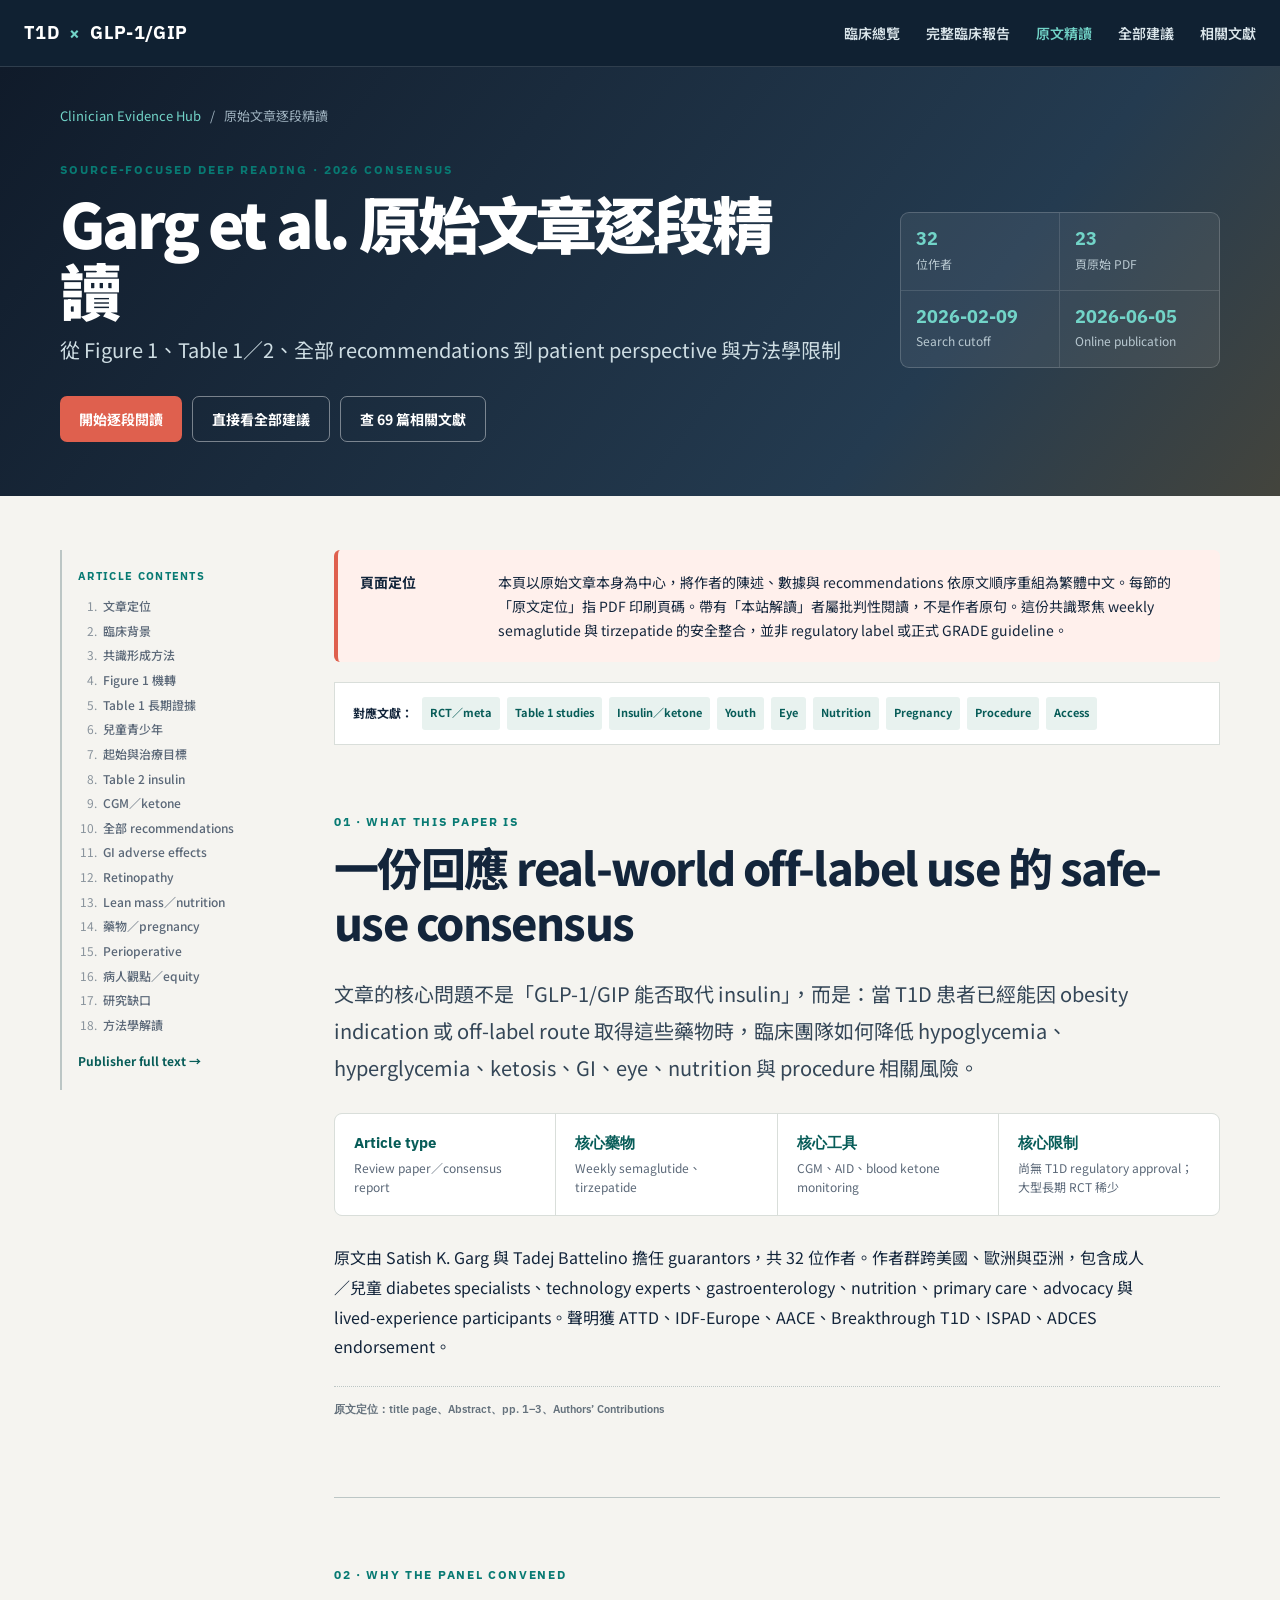
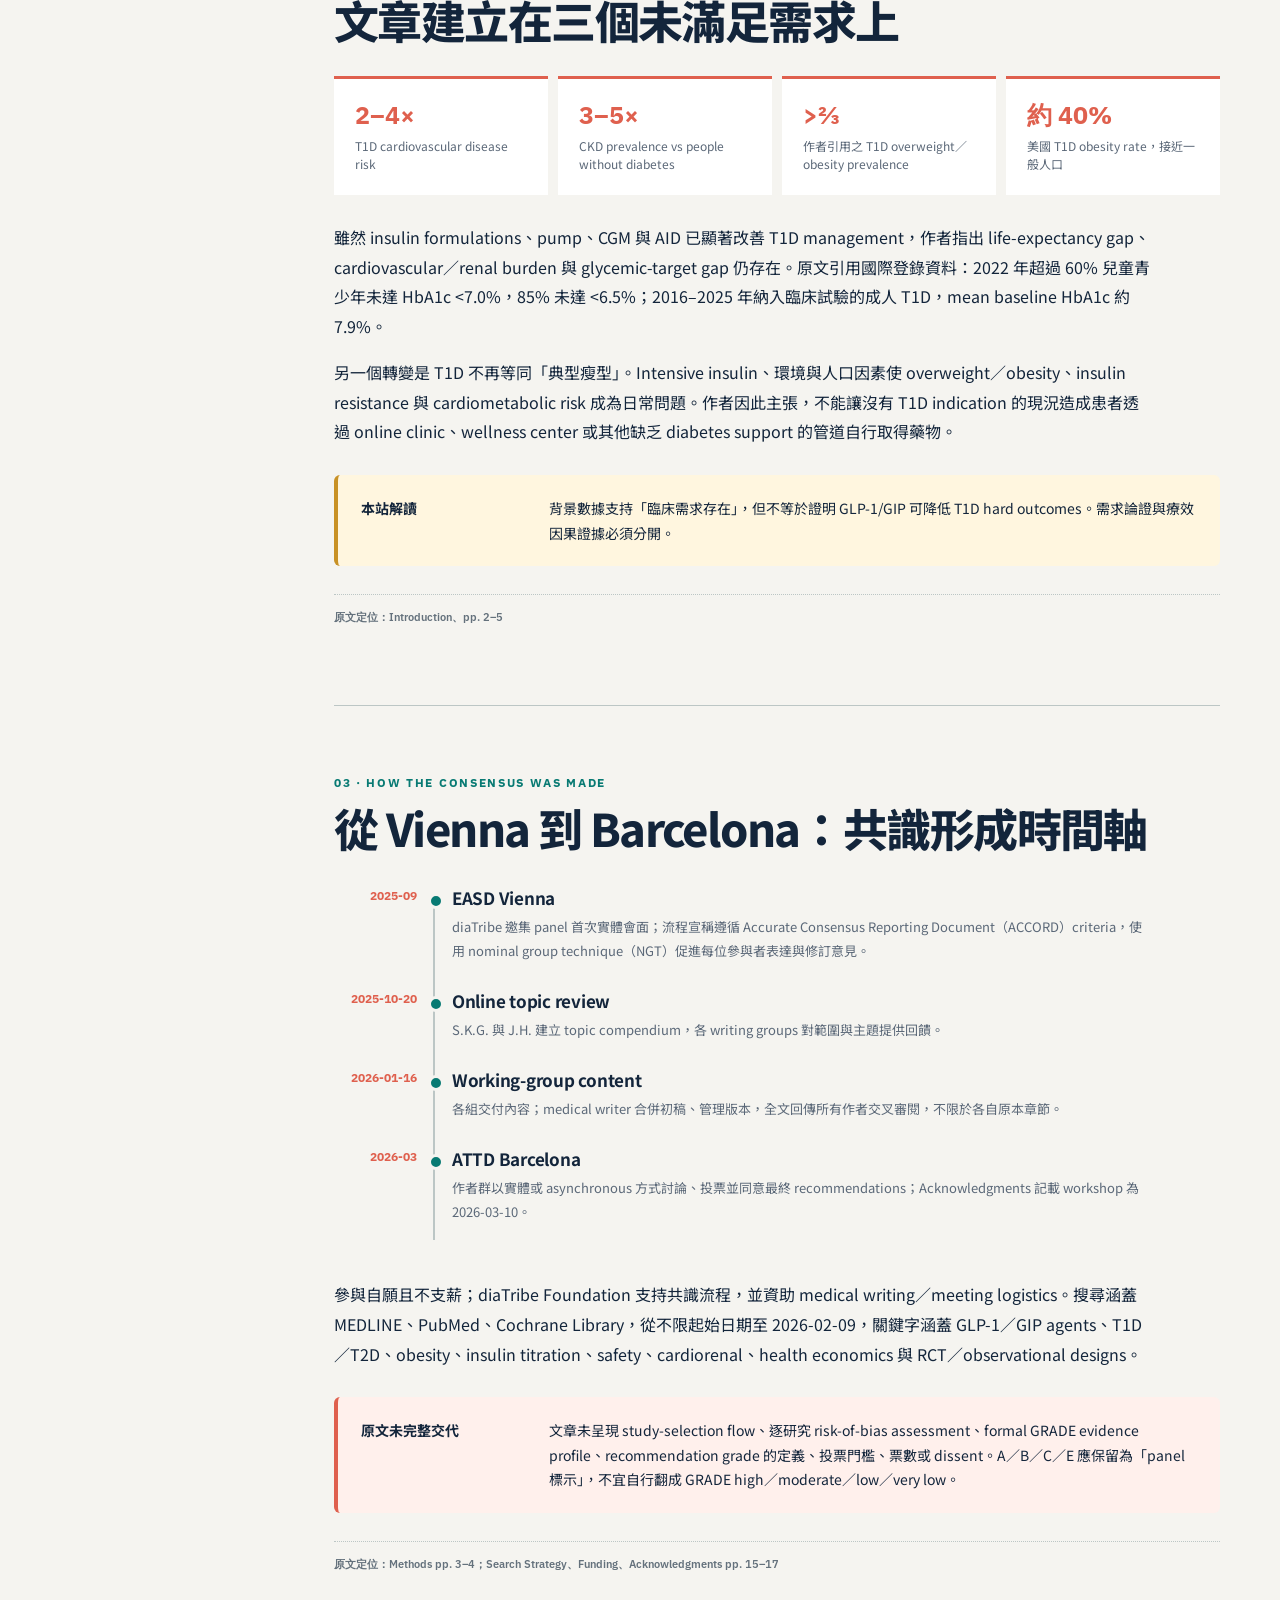
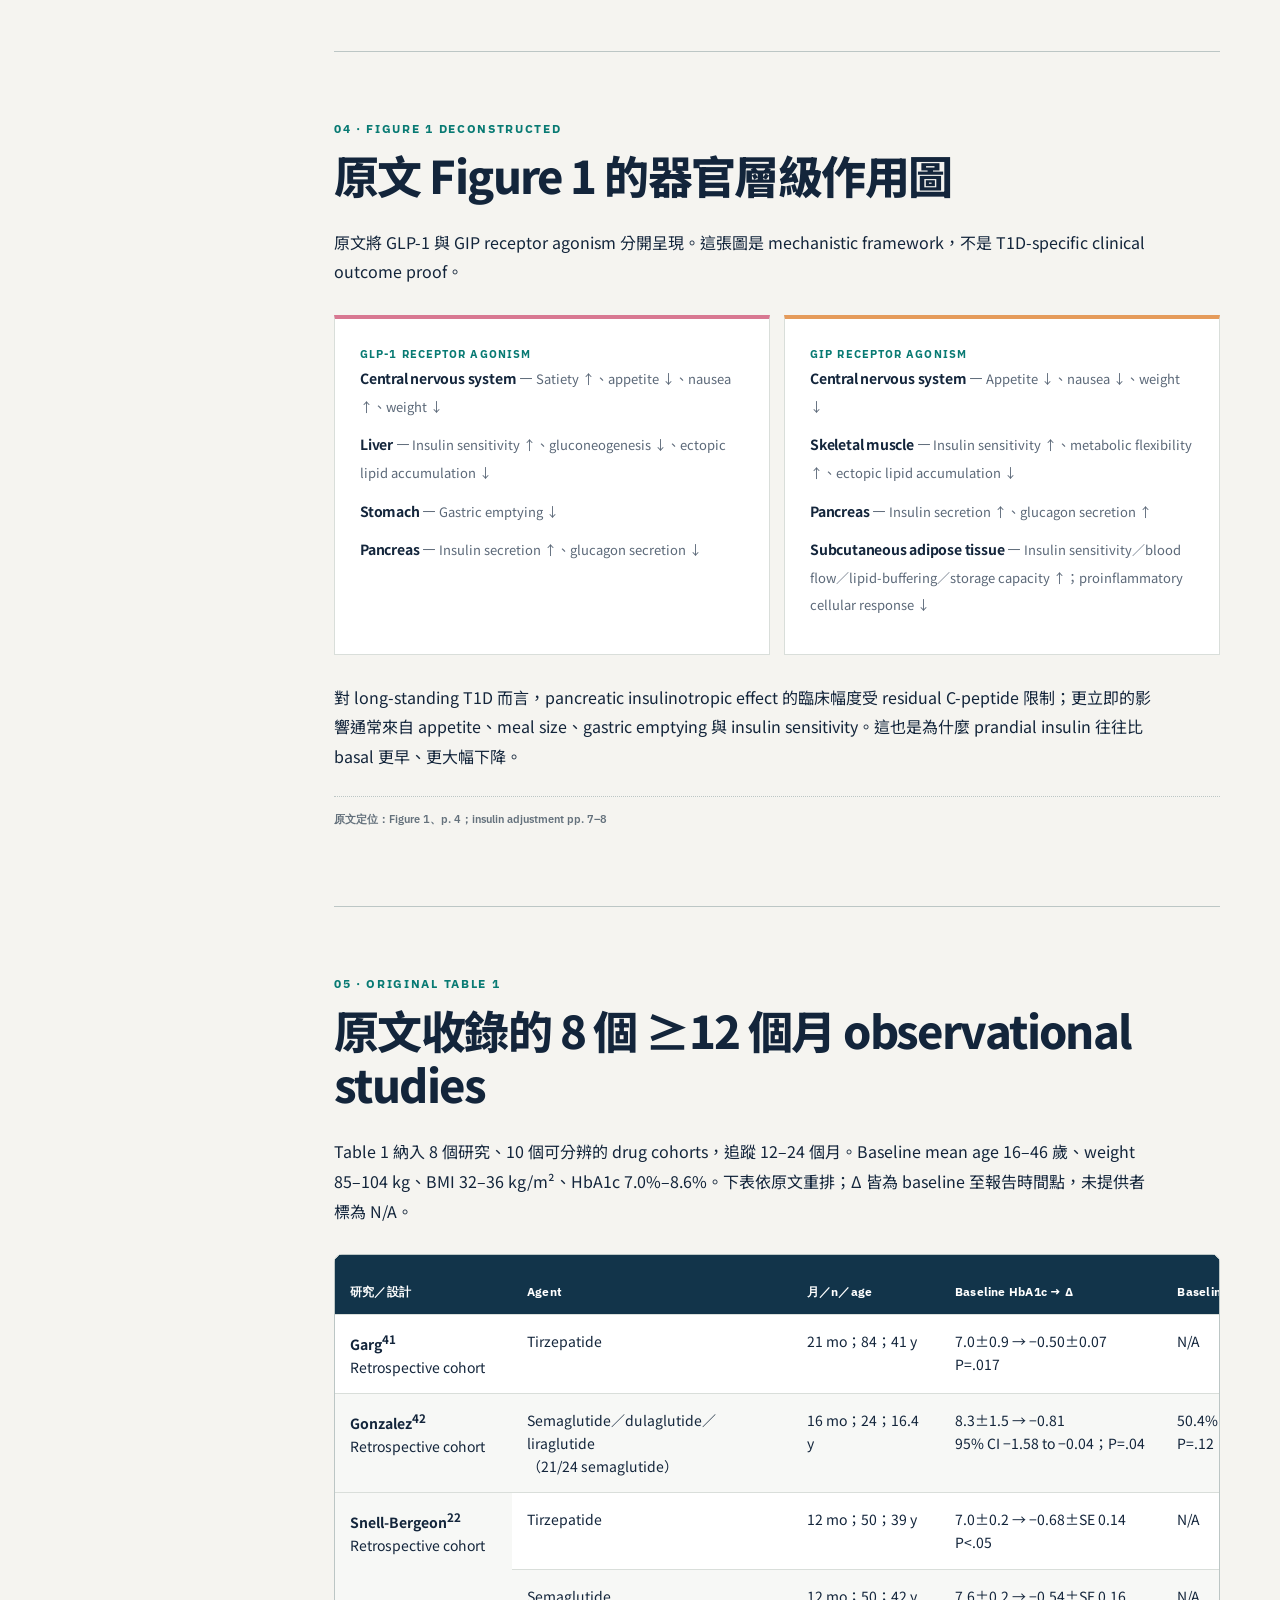
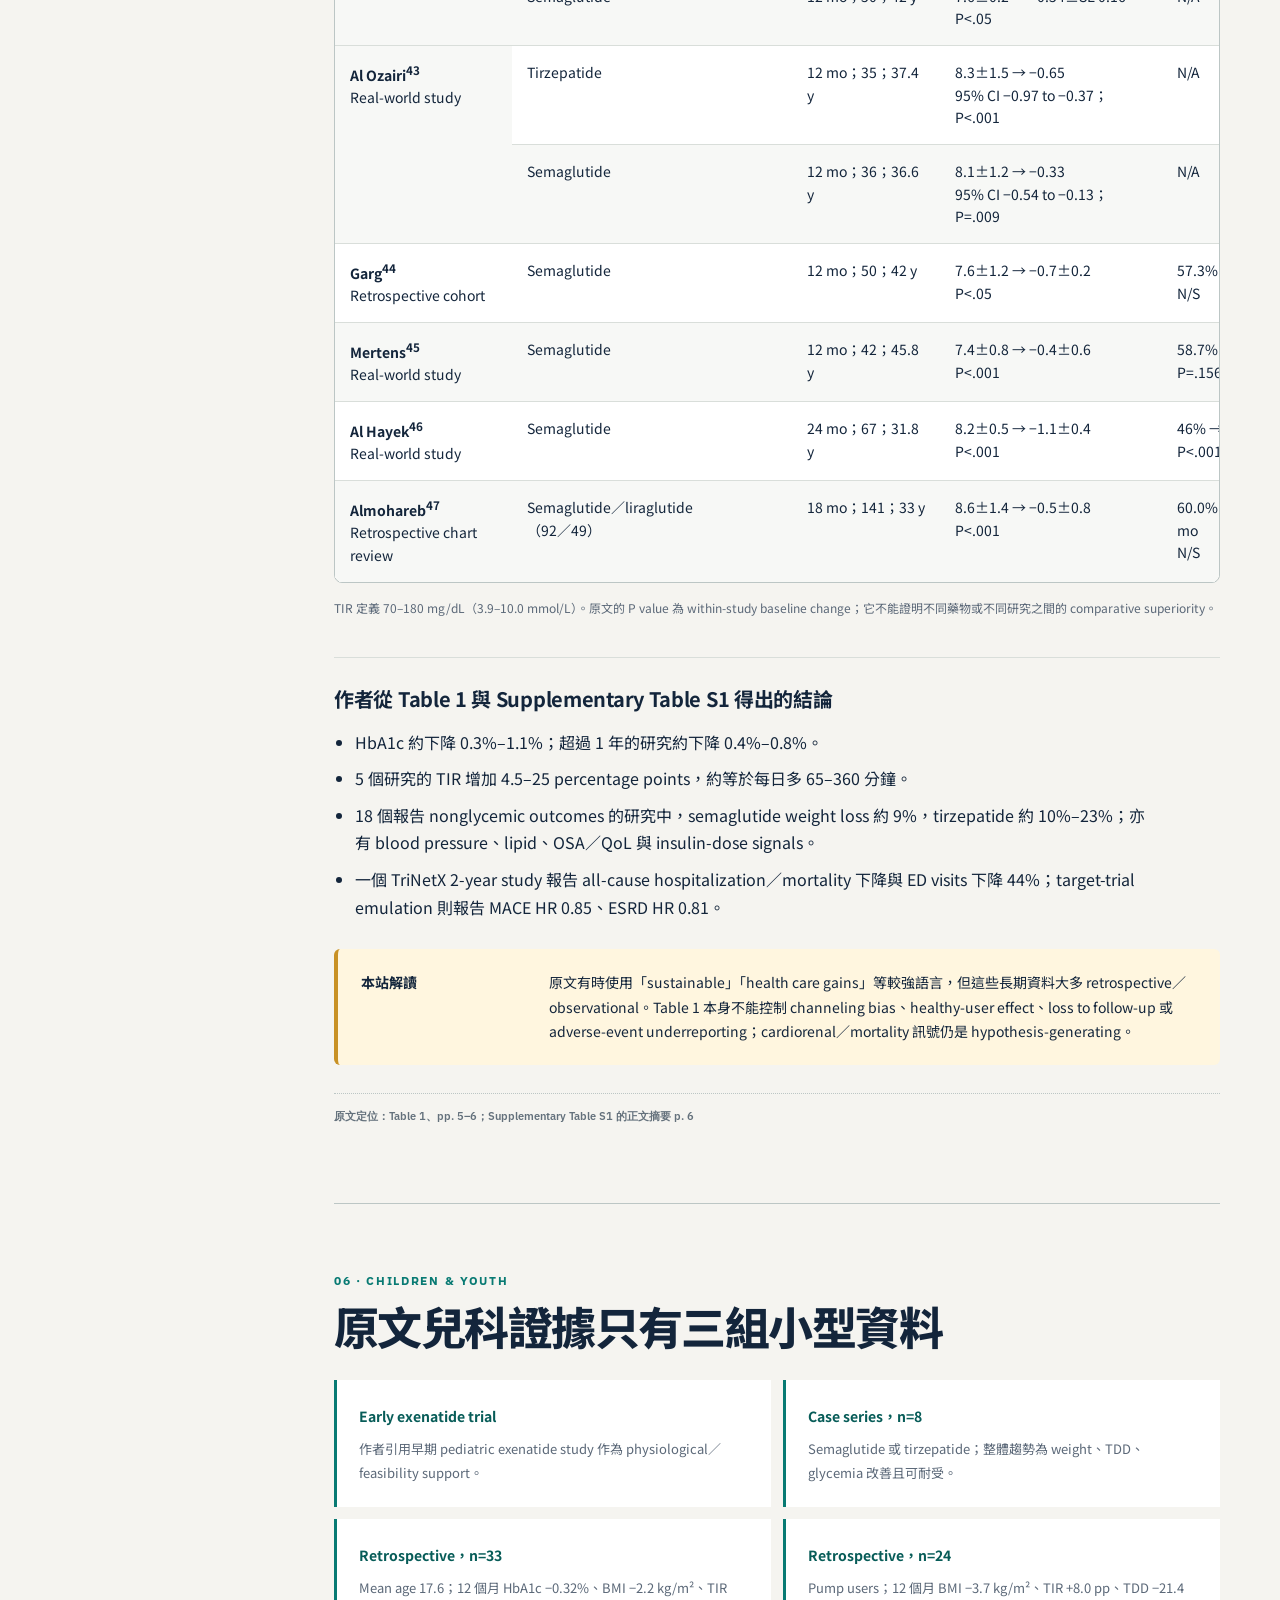
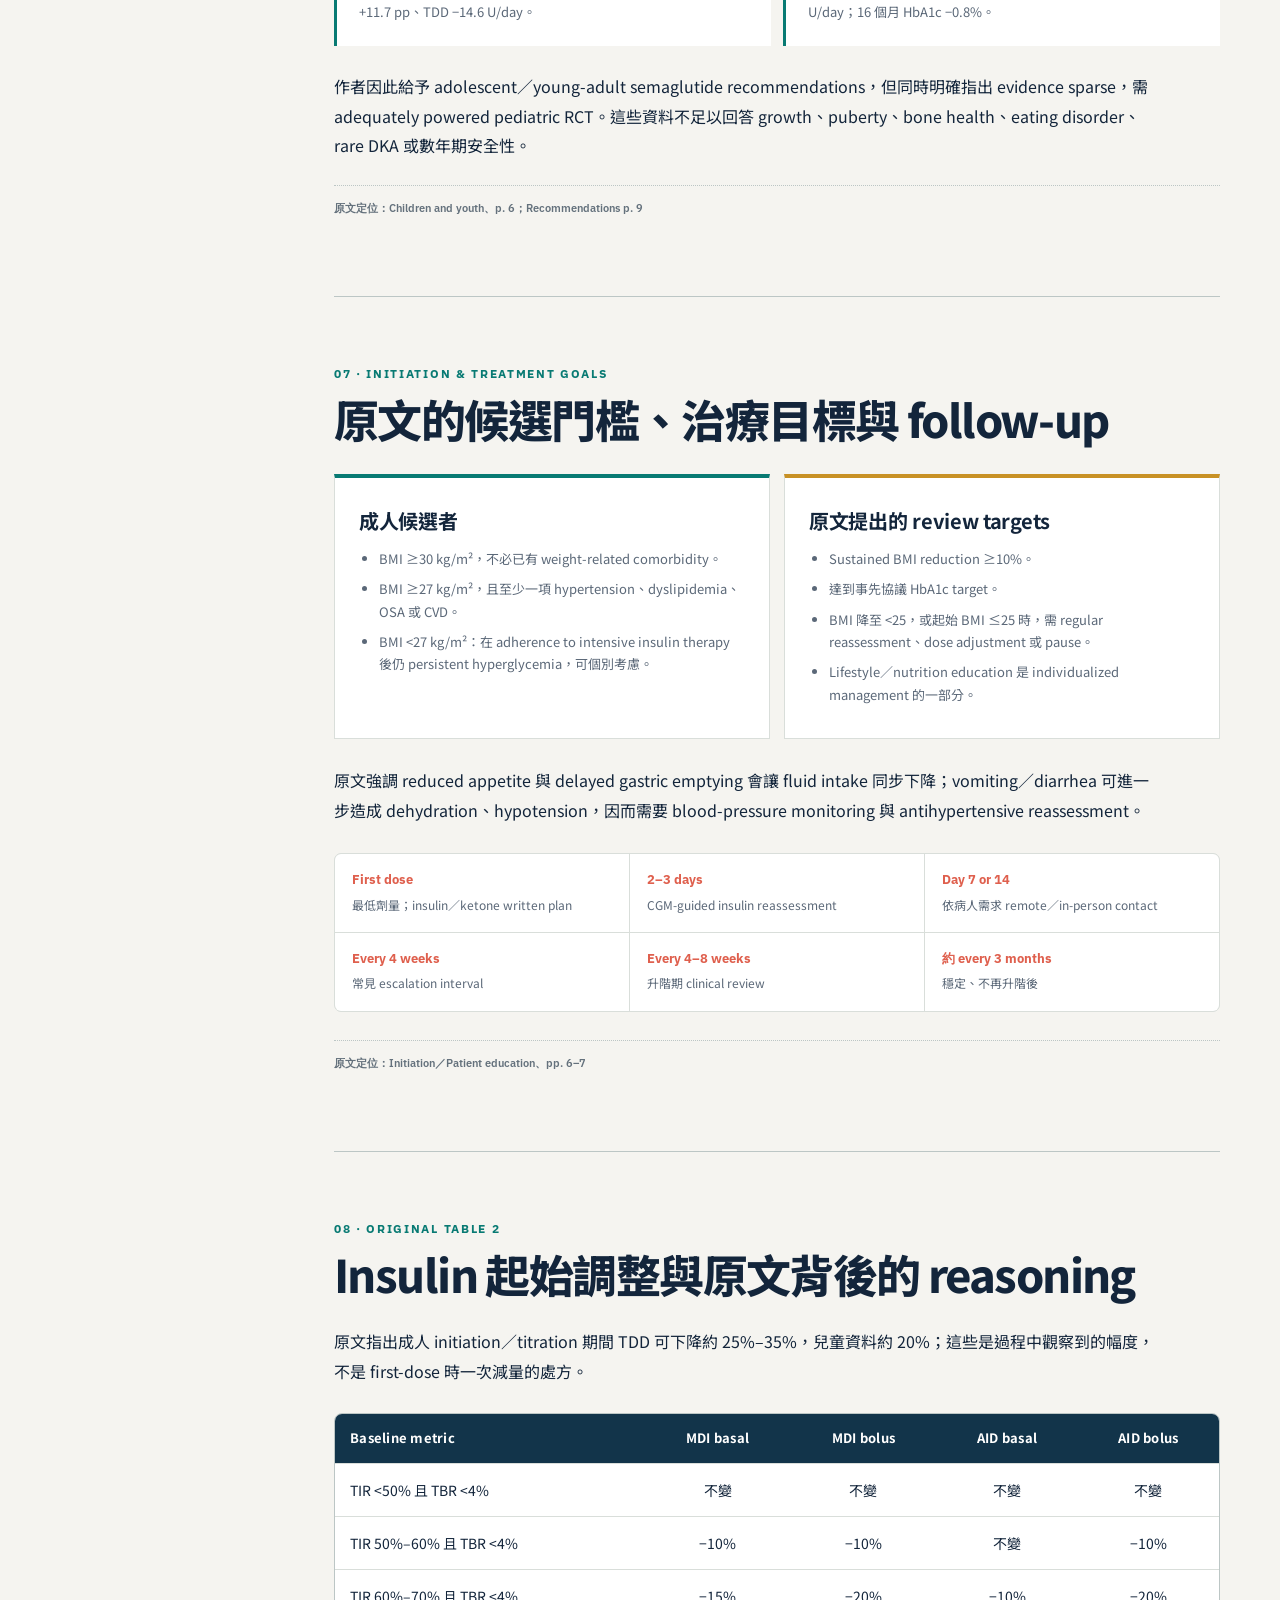
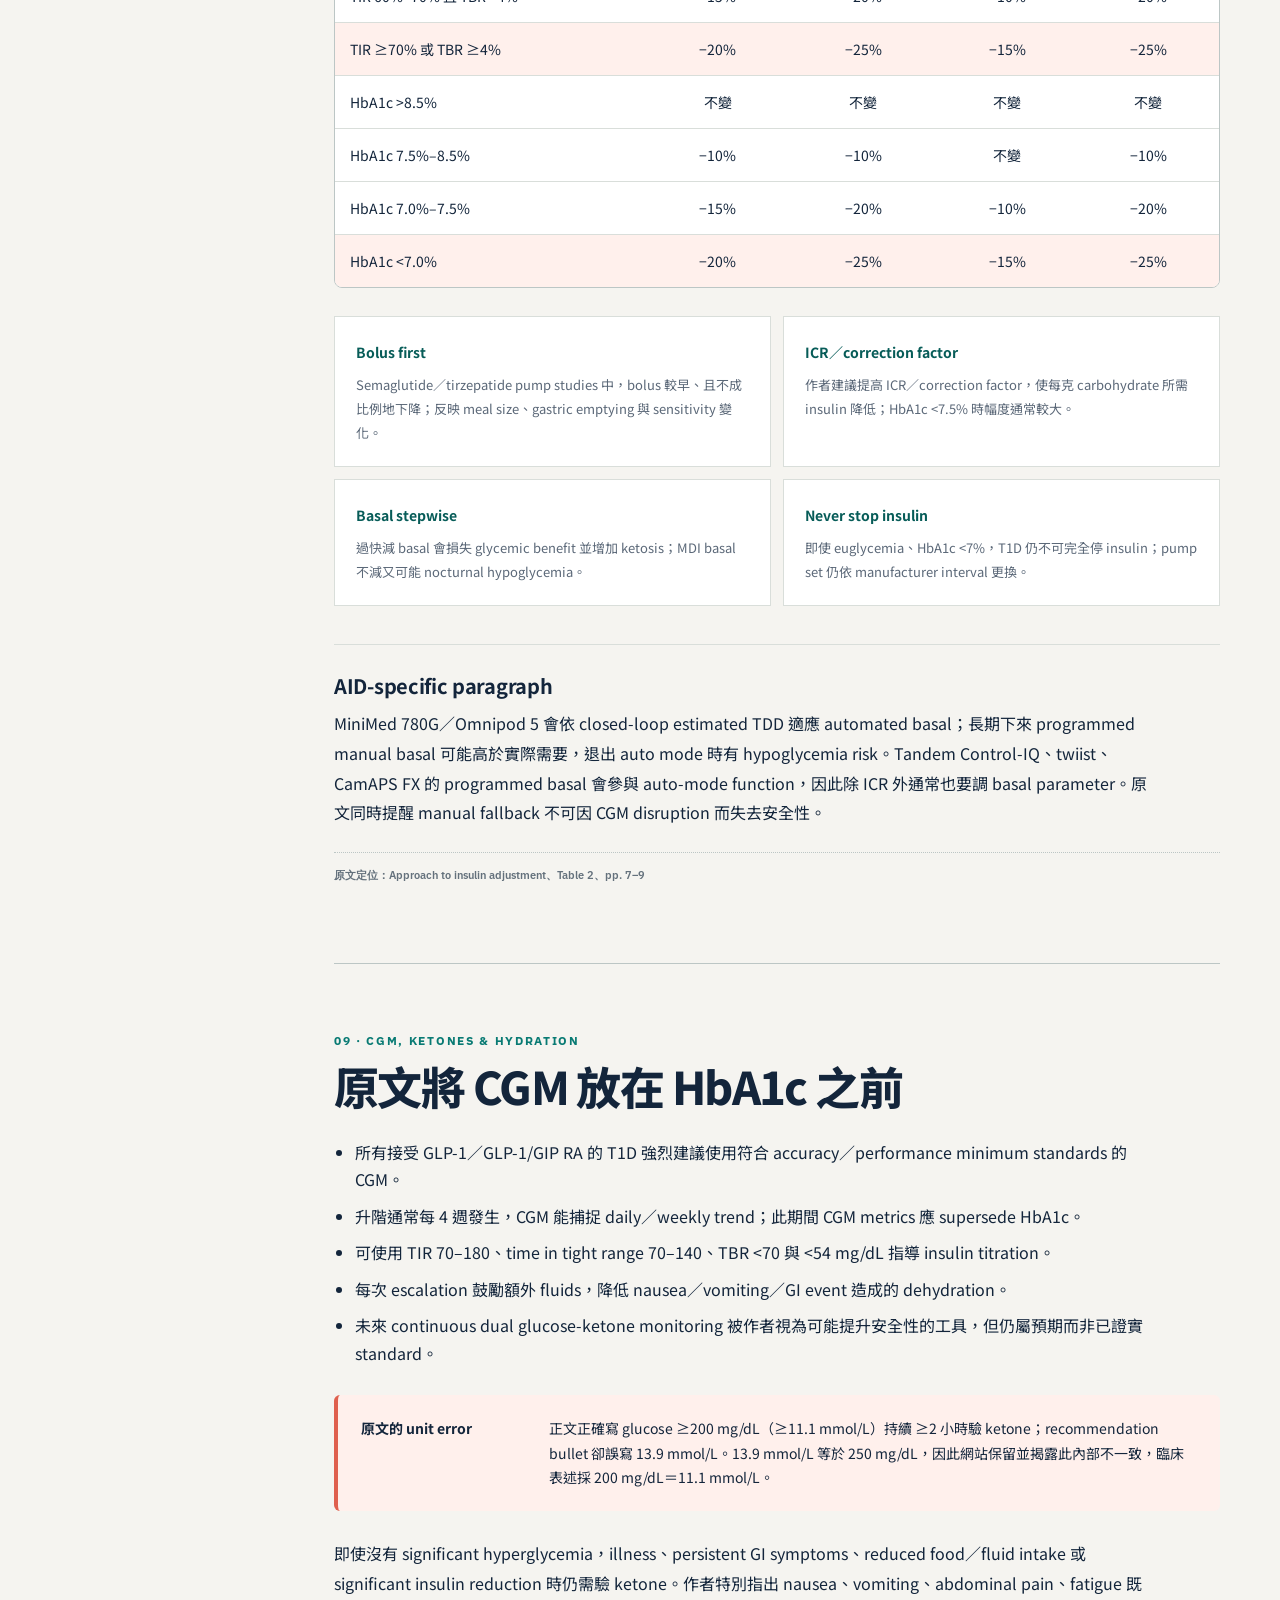
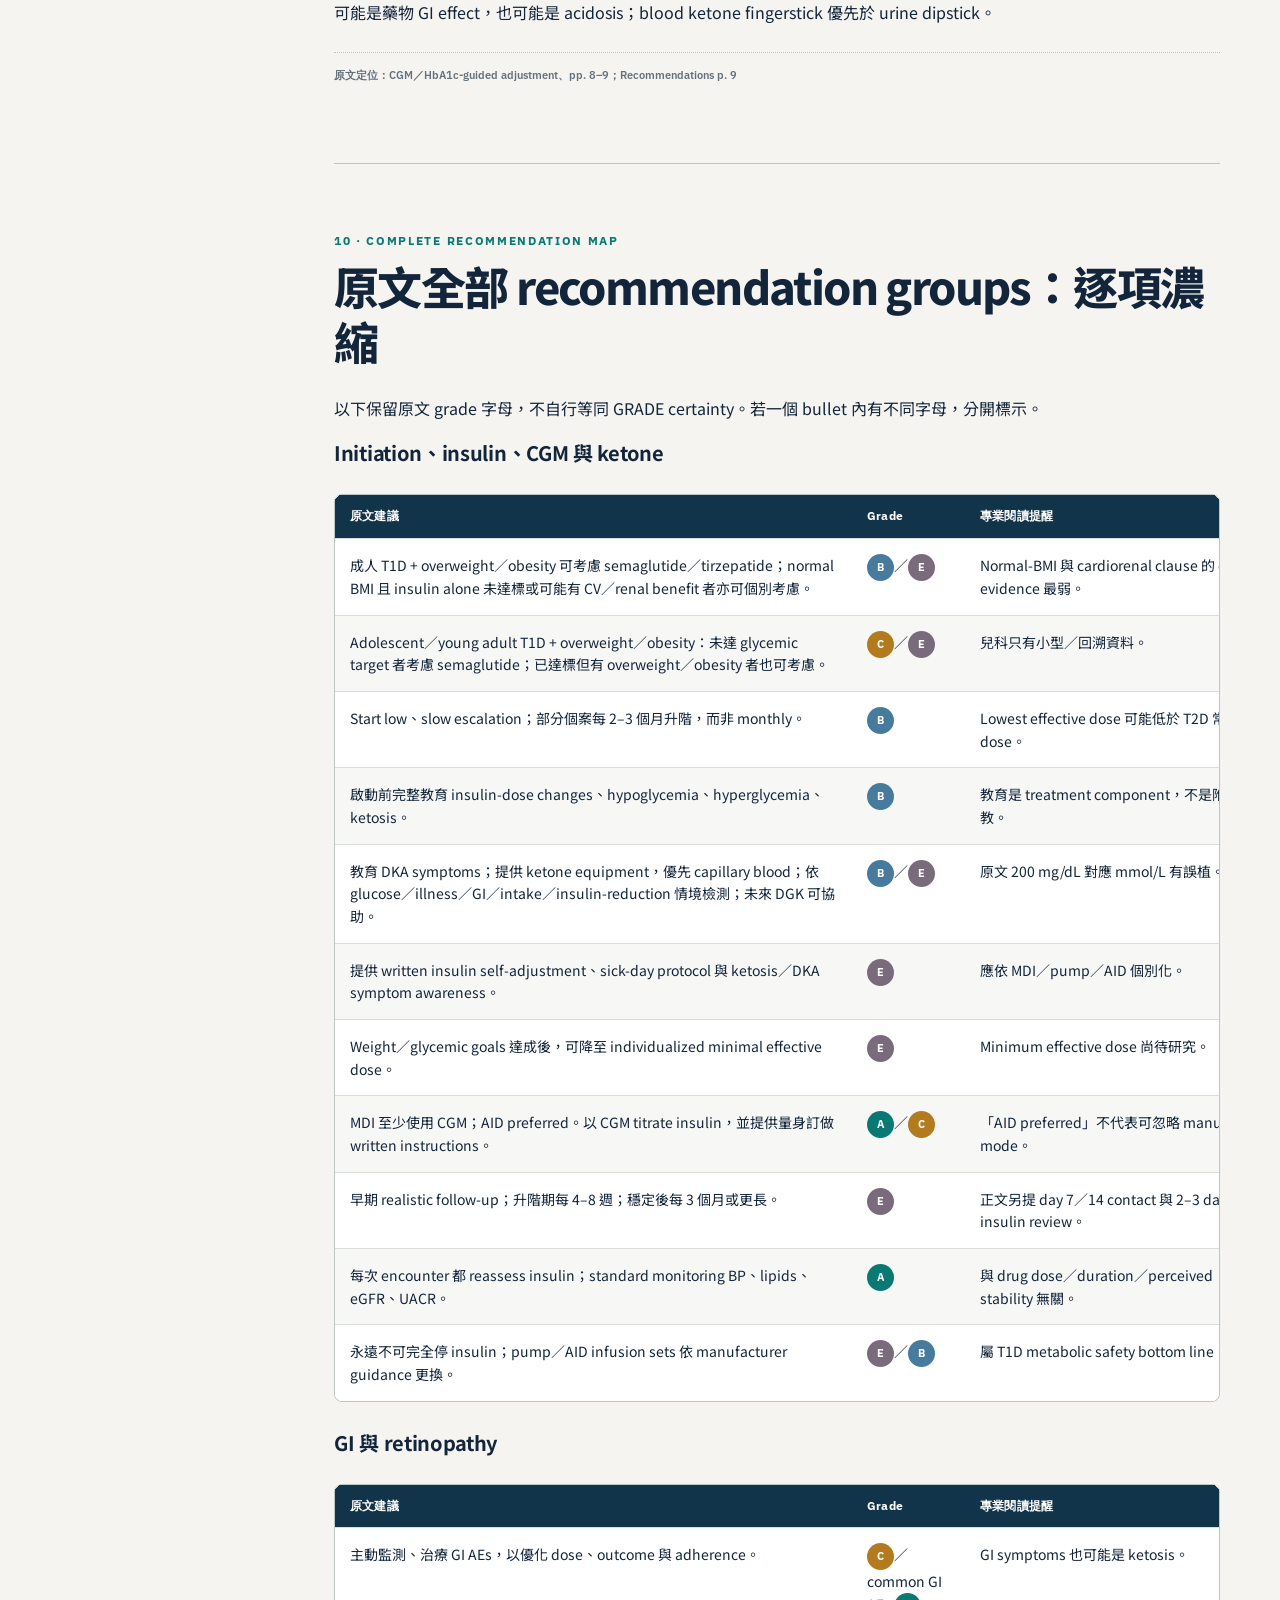
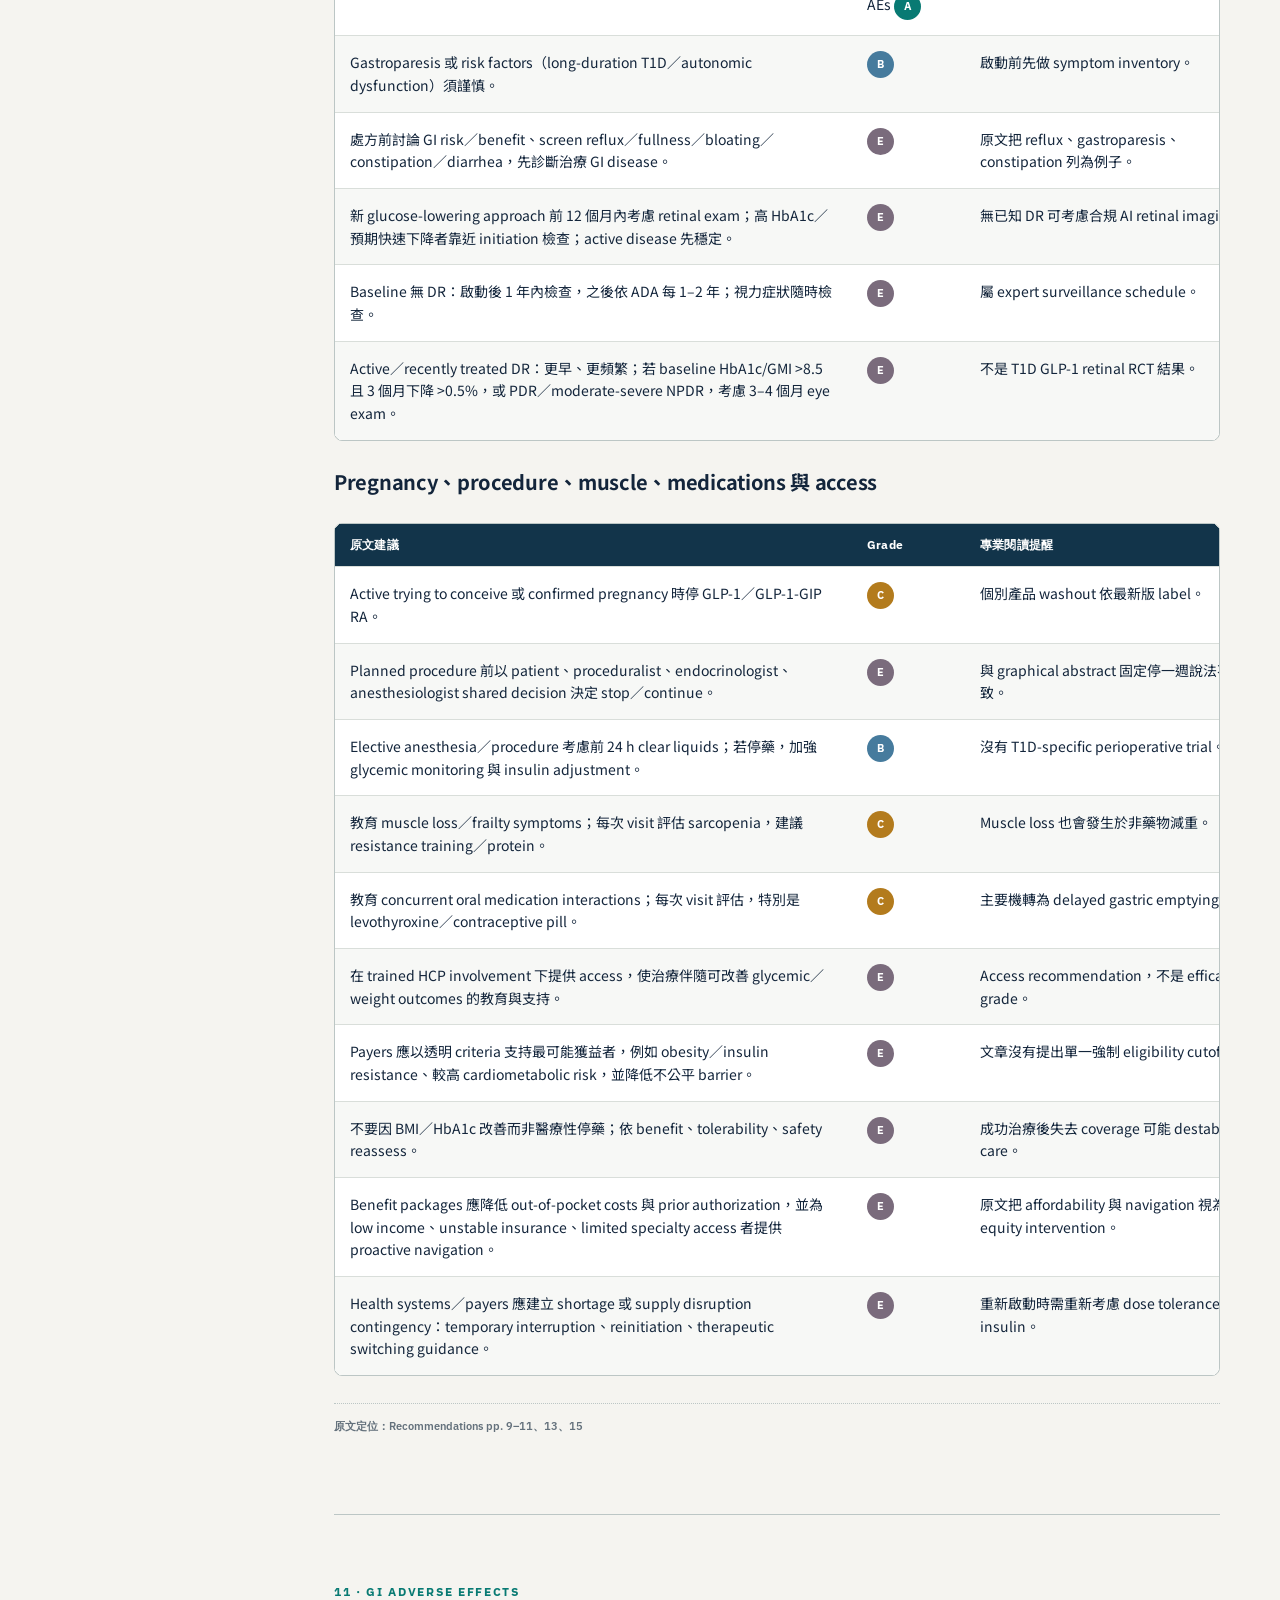
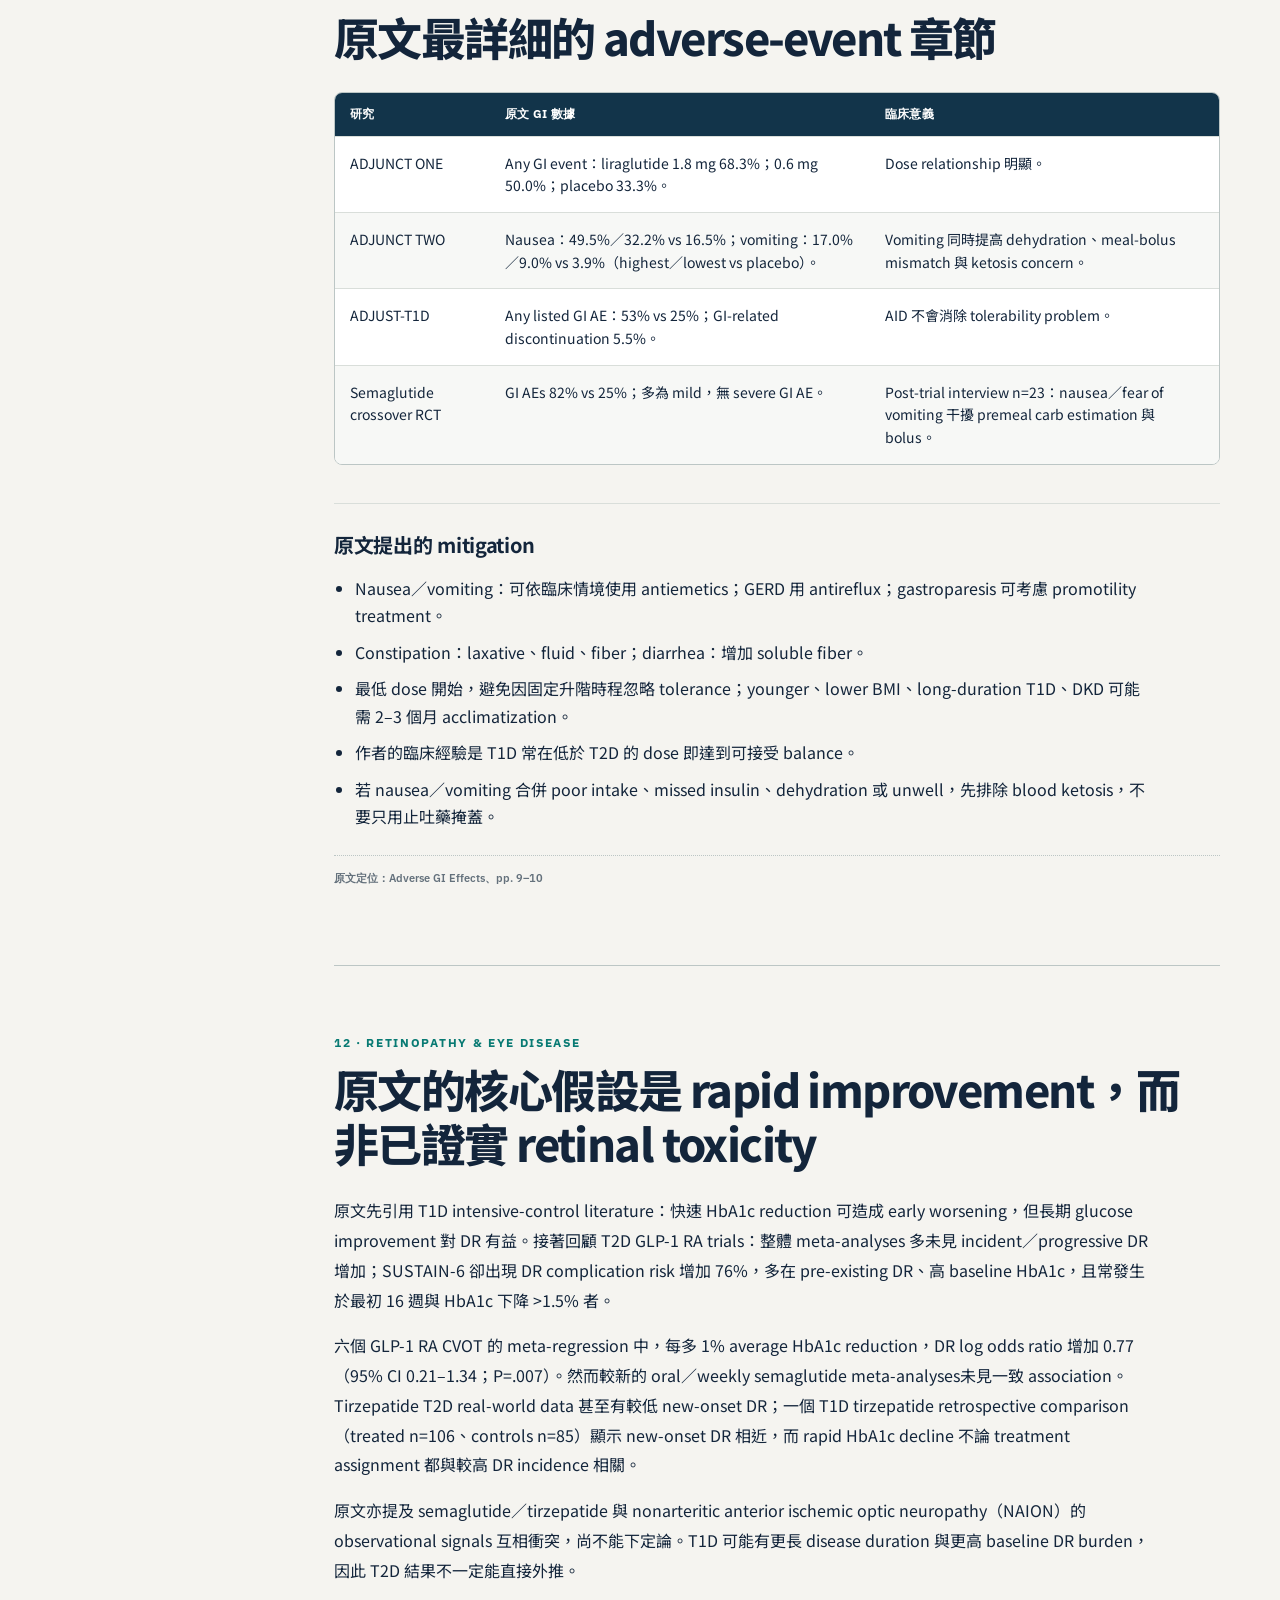
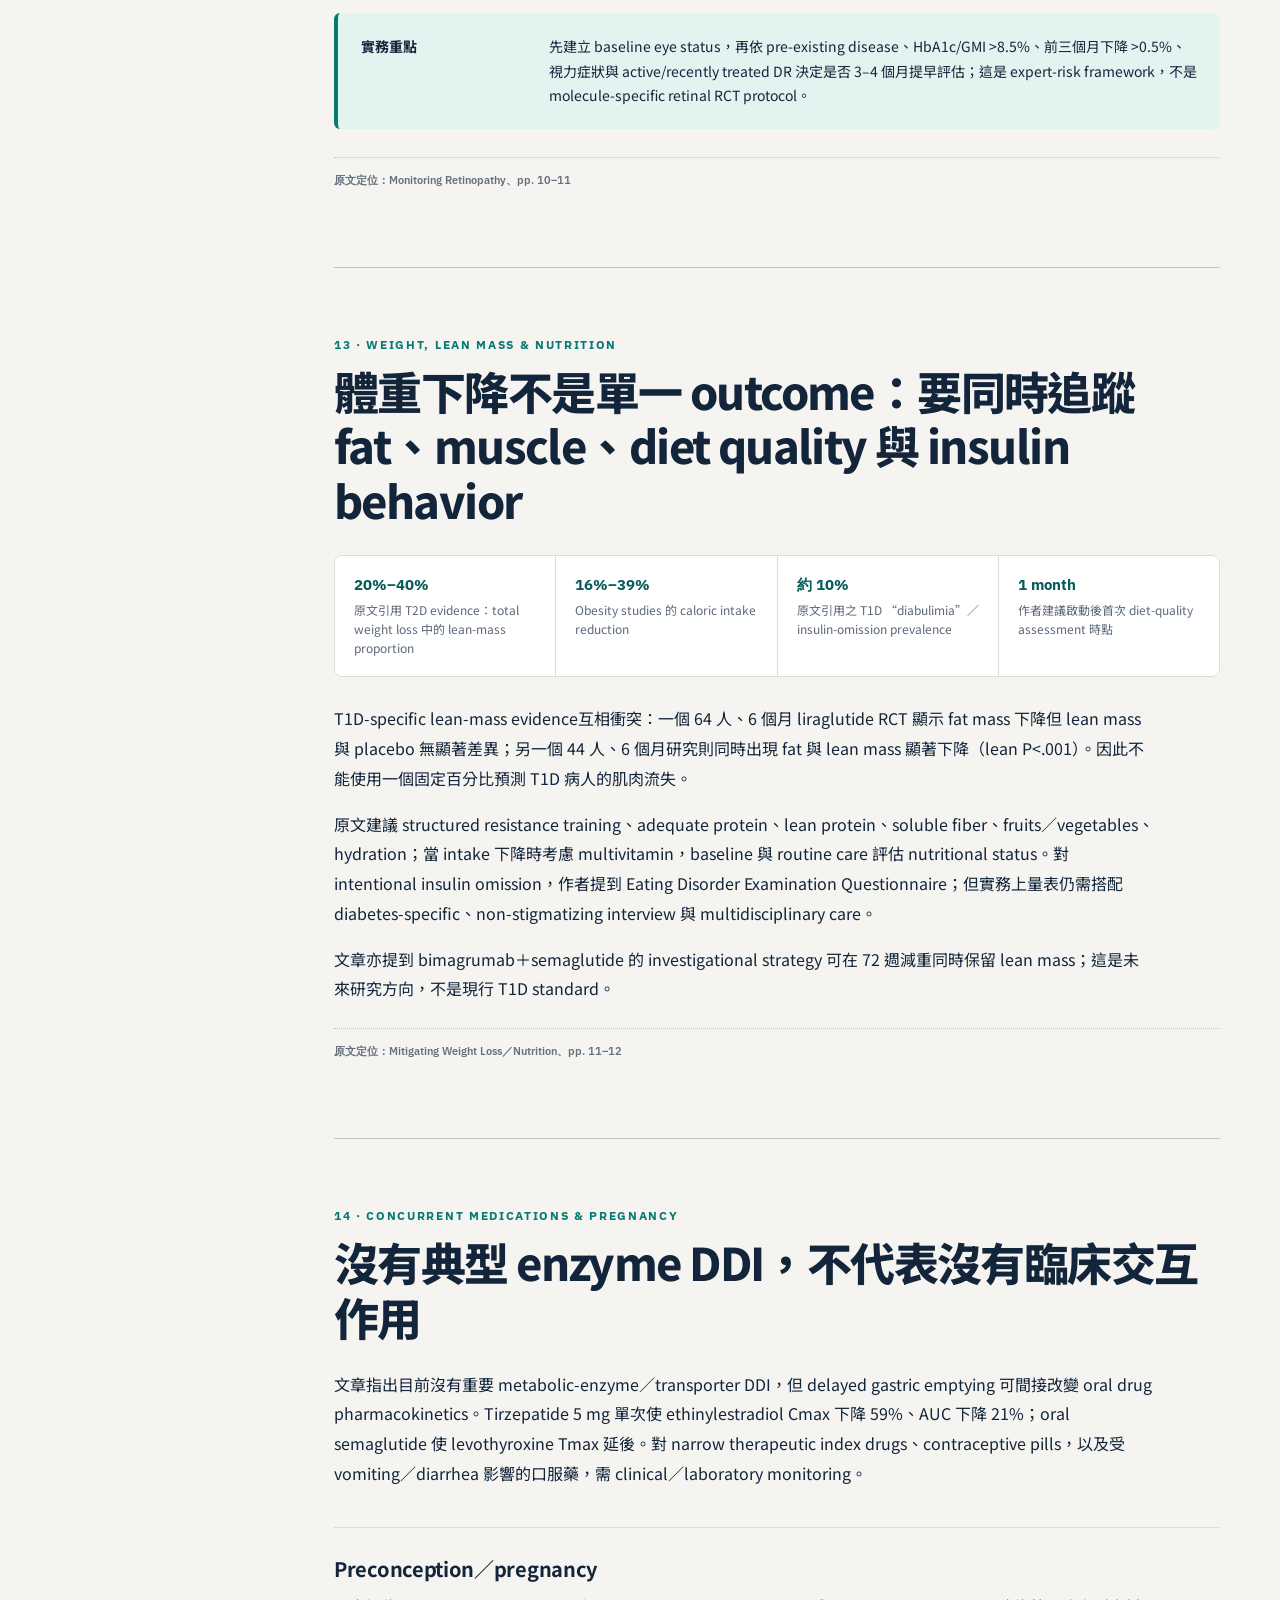
<file: docs/original-article.html>
<!DOCTYPE html>
<html lang="zh-Hant">
<head>
  <meta charset="utf-8">
  <meta name="viewport" content="width=device-width, initial-scale=1">
  <meta name="description" content="Garg et al. 2026 T1D 使用 GLP-1／dual GLP-1-GIP receptor agonist 國際共識逐段繁體中文精讀、原文表格、完整建議與方法學解讀。">
  <title>原始文章逐段精讀｜T1D × GLP-1/GIP</title>
  <link rel="preconnect" href="https://fonts.googleapis.com">
  <link rel="preconnect" href="https://fonts.gstatic.com" crossorigin>
  <link href="https://fonts.googleapis.com/css2?family=IBM+Plex+Sans:wght@400;500;600;700&amp;family=Noto+Sans+TC:wght@400;500;600;700;900&amp;display=swap" rel="stylesheet">
  <link rel="stylesheet" href="assets/style.css">
  <link rel="stylesheet" href="assets/report.css">
</head>
<body class="report-page source-page">
  <a class="skip-link" href="#article-start">跳至文章精讀</a>
  <header class="site-header"><nav class="nav wrap" aria-label="主要導覽"><a class="brand" href="index.html">T1D <span>×</span> GLP-1/GIP</a><div class="nav-links"><a href="index.html">臨床總覽</a><a href="report.html">完整臨床報告</a><a class="active" href="original-article.html" aria-current="page">原文精讀</a><a href="#recommendations">全部建議</a><a href="references.html">相關文獻</a></div></nav></header>

  <section class="report-hero source-hero" aria-labelledby="article-title"><div class="report-wrap">
    <p class="report-breadcrumb"><a href="index.html">Clinician Evidence Hub</a><span>/</span>原始文章逐段精讀</p>
    <div class="report-title-grid"><div><p class="kicker">SOURCE-FOCUSED DEEP READING · 2026 CONSENSUS</p><h1 id="article-title">Garg et al. 原始文章逐段精讀</h1><p class="report-subtitle">從 Figure 1、Table 1／2、全部 recommendations 到 patient perspective 與方法學限制</p></div>
      <aside class="report-meta" aria-label="文章資訊"><div><b>32</b><span>位作者</span></div><div><b>23</b><span>頁原始 PDF</span></div><div><b>2026-02-09</b><span>Search cutoff</span></div><div><b>2026-06-05</b><span>Online publication</span></div></aside></div>
    <div class="report-actions"><a class="button primary" href="#article-start">開始逐段閱讀</a><a class="button secondary" href="#recommendations">直接看全部建議</a><a class="button secondary" href="references.html">查 69 篇相關文獻</a></div>
  </div></section>

  <div class="report-wrap report-layout">
    <aside class="report-toc" aria-label="精讀章節"><p>ARTICLE CONTENTS</p><ol>
      <li><a href="#article-start">文章定位</a></li><li><a href="#background">臨床背景</a></li><li><a href="#consensus-method">共識形成方法</a></li><li><a href="#figure-1">Figure 1 機轉</a></li><li><a href="#table-1">Table 1 長期證據</a></li><li><a href="#pediatric">兒童青少年</a></li><li><a href="#initiation">起始與治療目標</a></li><li><a href="#table-2">Table 2 insulin</a></li><li><a href="#cgm-ketone">CGM／ketone</a></li><li><a href="#recommendations">全部 recommendations</a></li><li><a href="#gi">GI adverse effects</a></li><li><a href="#eye">Retinopathy</a></li><li><a href="#nutrition">Lean mass／nutrition</a></li><li><a href="#medications">藥物／pregnancy</a></li><li><a href="#perioperative">Perioperative</a></li><li><a href="#patient-equity">病人觀點／equity</a></li><li><a href="#research-gaps">研究缺口</a></li><li><a href="#critical-reading">方法學解讀</a></li>
    </ol><a class="toc-back" href="https://doi.org/10.1177/15209156261449879">Publisher full text →</a></aside>

    <main class="report-article">
      <div class="report-disclaimer"><strong>頁面定位</strong><p>本頁以原始文章本身為中心，將作者的陳述、數據與 recommendations 依原文順序重組為繁體中文。每節的「原文定位」指 PDF 印刷頁碼。帶有「本站解讀」者屬批判性閱讀，不是作者原句。這份共識聚焦 weekly semaglutide 與 tirzepatide 的安全整合，並非 regulatory label 或正式 GRADE guideline。</p></div>
      <nav class="source-reference-path" aria-label="原文章節對應文獻"><span>對應文獻：</span><a href="references.html#efficacy">RCT／meta</a><a href="references.html#real-world">Table 1 studies</a><a href="references.html#insulin-safety">Insulin／ketone</a><a href="references.html#pediatric">Youth</a><a href="references.html#eye">Eye</a><a href="references.html#nutrition">Nutrition</a><a href="references.html#pregnancy">Pregnancy</a><a href="references.html#procedure">Procedure</a><a href="references.html#equity">Access</a></nav>

      <section id="article-start" class="report-section">
        <p class="chapter-number">01 · WHAT THIS PAPER IS</p><h2>一份回應 real-world off-label use 的 safe-use consensus</h2>
        <p class="report-lead">文章的核心問題不是「GLP-1/GIP 能否取代 insulin」，而是：當 T1D 患者已經能因 obesity indication 或 off-label route 取得這些藥物時，臨床團隊如何降低 hypoglycemia、hyperglycemia、ketosis、GI、eye、nutrition 與 procedure 相關風險。</p>
        <div class="source-facts"><div><b>Article type</b><span>Review paper／consensus report</span></div><div><b>核心藥物</b><span>Weekly semaglutide、tirzepatide</span></div><div><b>核心工具</b><span>CGM、AID、blood ketone monitoring</span></div><div><b>核心限制</b><span>尚無 T1D regulatory approval；大型長期 RCT 稀少</span></div></div>
        <p>原文由 Satish K. Garg 與 Tadej Battelino 擔任 guarantors，共 32 位作者。作者群跨美國、歐洲與亞洲，包含成人／兒童 diabetes specialists、technology experts、gastroenterology、nutrition、primary care、advocacy 與 lived-experience participants。聲明獲 ATTD、IDF-Europe、AACE、Breakthrough T1D、ISPAD、ADCES endorsement。</p>
        <p class="source-locator">原文定位：title page、Abstract、pp. 1–3、Authors’ Contributions</p>
      </section>

      <section id="background" class="report-section">
        <p class="chapter-number">02 · WHY THE PANEL CONVENED</p><h2>文章建立在三個未滿足需求上</h2>
        <div class="data-strip"><article><b>2–4×</b><span>T1D cardiovascular disease risk</span></article><article><b>3–5×</b><span>CKD prevalence vs people without diabetes</span></article><article><b>&gt;⅔</b><span>作者引用之 T1D overweight／obesity prevalence</span></article><article><b>約 40%</b><span>美國 T1D obesity rate，接近一般人口</span></article></div>
        <p>雖然 insulin formulations、pump、CGM 與 AID 已顯著改善 T1D management，作者指出 life-expectancy gap、cardiovascular／renal burden 與 glycemic-target gap 仍存在。原文引用國際登錄資料：2022 年超過 60% 兒童青少年未達 HbA1c &lt;7.0%，85% 未達 &lt;6.5%；2016–2025 年納入臨床試驗的成人 T1D，mean baseline HbA1c 約 7.9%。</p>
        <p>另一個轉變是 T1D 不再等同「典型瘦型」。Intensive insulin、環境與人口因素使 overweight／obesity、insulin resistance 與 cardiometabolic risk 成為日常問題。作者因此主張，不能讓沒有 T1D indication 的現況造成患者透過 online clinic、wellness center 或其他缺乏 diabetes support 的管道自行取得藥物。</p>
        <div class="report-callout caution"><strong>本站解讀</strong><p>背景數據支持「臨床需求存在」，但不等於證明 GLP-1/GIP 可降低 T1D hard outcomes。需求論證與療效因果證據必須分開。</p></div>
        <p class="source-locator">原文定位：Introduction、pp. 2–5</p>
      </section>

      <section id="consensus-method" class="report-section">
        <p class="chapter-number">03 · HOW THE CONSENSUS WAS MADE</p><h2>從 Vienna 到 Barcelona：共識形成時間軸</h2>
        <ol class="source-timeline">
          <li><time>2025-09</time><div><h3>EASD Vienna</h3><p>diaTribe 邀集 panel 首次實體會面；流程宣稱遵循 Accurate Consensus Reporting Document（ACCORD）criteria，使用 nominal group technique（NGT）促進每位參與者表達與修訂意見。</p></div></li>
          <li><time>2025-10-20</time><div><h3>Online topic review</h3><p>S.K.G. 與 J.H. 建立 topic compendium，各 writing groups 對範圍與主題提供回饋。</p></div></li>
          <li><time>2026-01-16</time><div><h3>Working-group content</h3><p>各組交付內容；medical writer 合併初稿、管理版本，全文回傳所有作者交叉審閱，不限於各自原本章節。</p></div></li>
          <li><time>2026-03</time><div><h3>ATTD Barcelona</h3><p>作者群以實體或 asynchronous 方式討論、投票並同意最終 recommendations；Acknowledgments 記載 workshop 為 2026-03-10。</p></div></li>
        </ol>
        <p>參與自願且不支薪；diaTribe Foundation 支持共識流程，並資助 medical writing／meeting logistics。搜尋涵蓋 MEDLINE、PubMed、Cochrane Library，從不限起始日期至 2026-02-09，關鍵字涵蓋 GLP-1／GIP agents、T1D／T2D、obesity、insulin titration、safety、cardiorenal、health economics 與 RCT／observational designs。</p>
        <div class="report-callout stop"><strong>原文未完整交代</strong><p>文章未呈現 study-selection flow、逐研究 risk-of-bias assessment、formal GRADE evidence profile、recommendation grade 的定義、投票門檻、票數或 dissent。A／B／C／E 應保留為「panel 標示」，不宜自行翻成 GRADE high／moderate／low／very low。</p></div>
        <p class="source-locator">原文定位：Methods pp. 3–4；Search Strategy、Funding、Acknowledgments pp. 15–17</p>
      </section>

      <section id="figure-1" class="report-section">
        <p class="chapter-number">04 · FIGURE 1 DECONSTRUCTED</p><h2>原文 Figure 1 的器官層級作用圖</h2>
        <p>原文將 GLP-1 與 GIP receptor agonism 分開呈現。這張圖是 mechanistic framework，不是 T1D-specific clinical outcome proof。</p>
        <div class="organ-map">
          <article><p class="evidence-label">GLP-1 RECEPTOR AGONISM</p><h3>Central nervous system</h3><p>Satiety ↑、appetite ↓、nausea ↑、weight ↓</p><h3>Liver</h3><p>Insulin sensitivity ↑、gluconeogenesis ↓、ectopic lipid accumulation ↓</p><h3>Stomach</h3><p>Gastric emptying ↓</p><h3>Pancreas</h3><p>Insulin secretion ↑、glucagon secretion ↓</p></article>
          <article><p class="evidence-label">GIP RECEPTOR AGONISM</p><h3>Central nervous system</h3><p>Appetite ↓、nausea ↓、weight ↓</p><h3>Skeletal muscle</h3><p>Insulin sensitivity ↑、metabolic flexibility ↑、ectopic lipid accumulation ↓</p><h3>Pancreas</h3><p>Insulin secretion ↑、glucagon secretion ↑</p><h3>Subcutaneous adipose tissue</h3><p>Insulin sensitivity／blood flow／lipid-buffering／storage capacity ↑；proinflammatory cellular response ↓</p></article>
        </div>
        <p>對 long-standing T1D 而言，pancreatic insulinotropic effect 的臨床幅度受 residual C-peptide 限制；更立即的影響通常來自 appetite、meal size、gastric emptying 與 insulin sensitivity。這也是為什麼 prandial insulin 往往比 basal 更早、更大幅下降。</p>
        <p class="source-locator">原文定位：Figure 1、p. 4；insulin adjustment pp. 7–8</p>
      </section>

      <section id="table-1" class="report-section">
        <p class="chapter-number">05 · ORIGINAL TABLE 1</p><h2>原文收錄的 8 個 ≥12 個月 observational studies</h2>
        <p>Table 1 納入 8 個研究、10 個可分辨的 drug cohorts，追蹤 12–24 個月。Baseline mean age 16–46 歲、weight 85–104 kg、BMI 32–36 kg/m²、HbA1c 7.0%–8.6%。下表依原文重排；Δ 皆為 baseline 至報告時間點，未提供者標為 N/A。</p>
        <div class="report-table-wrap wide-table-wrap"><table class="evidence-table original-table"><thead><tr><th scope="col">研究／設計</th><th scope="col">Agent</th><th scope="col">月／n／age</th><th scope="col">Baseline HbA1c → Δ</th><th scope="col">Baseline TIR → Δ</th><th scope="col">Baseline weight → Δ%</th></tr></thead><tbody>
          <tr><td><b>Garg<sup>41</sup></b><br>Retrospective cohort</td><td>Tirzepatide</td><td>21 mo；84；41 y</td><td>7.0±0.9 → −0.50±0.07<br>P=.017</td><td>N/A</td><td>95.0 kg → −23.4%<br>P&lt;.001</td></tr>
          <tr><td><b>Gonzalez<sup>42</sup></b><br>Retrospective cohort</td><td>Semaglutide／dulaglutide／liraglutide<br>（21/24 semaglutide）</td><td>16 mo；24；16.4 y</td><td>8.3±1.5 → −0.81<br>95% CI −1.58 to −0.04；P=.04</td><td>50.4% → +7.6 pp<br>P=.12</td><td>89.2 kg → −7.6%<br>P=.02</td></tr>
          <tr><td rowspan="2"><b>Snell-Bergeon<sup>22</sup></b><br>Retrospective cohort</td><td>Tirzepatide</td><td>12 mo；50；39 y</td><td>7.0±0.2 → −0.68±SE 0.14<br>P&lt;.05</td><td>N/A</td><td>103.7 kg → −21.4%<br>P&lt;.001</td></tr>
          <tr><td>Semaglutide</td><td>12 mo；50；42 y</td><td>7.6±0.2 → −0.54±SE 0.16<br>P&lt;.05</td><td>N/A</td><td>96.7 kg → −9.1%<br>P&lt;.001</td></tr>
          <tr><td rowspan="2"><b>Al Ozairi<sup>43</sup></b><br>Real-world study</td><td>Tirzepatide</td><td>12 mo；35；37.4 y</td><td>8.3±1.5 → −0.65<br>95% CI −0.97 to −0.37；P&lt;.001</td><td>N/A</td><td>86.8 kg → −11.1%<br>P&lt;.001</td></tr>
          <tr><td>Semaglutide</td><td>12 mo；36；36.6 y</td><td>8.1±1.2 → −0.33<br>95% CI −0.54 to −0.13；P=.009</td><td>N/A</td><td>85.1 kg → −10.0%<br>P&lt;.001</td></tr>
          <tr><td><b>Garg<sup>44</sup></b><br>Retrospective cohort</td><td>Semaglutide</td><td>12 mo；50；42 y</td><td>7.6±1.2 → −0.7±0.2<br>P&lt;.05</td><td>57.3% → +5.1 pp<br>N/S</td><td>96.9 kg → −7.6%<br>P&lt;.05</td></tr>
          <tr><td><b>Mertens<sup>45</sup></b><br>Real-world study</td><td>Semaglutide</td><td>12 mo；42；45.8 y</td><td>7.4±0.8 → −0.4±0.6<br>P&lt;.001</td><td>58.7% → +4.5 pp<br>P=.156</td><td>97.4 kg → −13.3%<br>P&lt;.001</td></tr>
          <tr><td><b>Al Hayek<sup>46</sup></b><br>Real-world study</td><td>Semaglutide</td><td>24 mo；67；31.8 y</td><td>8.2±0.5 → −1.1±0.4<br>P&lt;.001</td><td>46% → +25 pp<br>P&lt;.001</td><td>86.0 kg → −16.3%<br>P&lt;.001</td></tr>
          <tr><td><b>Almohareb<sup>47</sup></b><br>Retrospective chart review</td><td>Semaglutide／liraglutide<br>（92／49）</td><td>18 mo；141；33 y</td><td>8.6±1.4 → −0.5±0.8<br>P&lt;.001</td><td>60.0% → +17.0 pp at 3 mo<br>N/S</td><td>91.5 kg → −4.5%<br>P&lt;.001</td></tr>
        </tbody></table></div>
        <p class="table-note">TIR 定義 70–180 mg/dL（3.9–10.0 mmol/L）。原文的 P value 為 within-study baseline change；它不能證明不同藥物或不同研究之間的 comparative superiority。</p>
        <h3 class="subsection-heading">作者從 Table 1 與 Supplementary Table S1 得出的結論</h3>
        <ul class="dense-list"><li>HbA1c 約下降 0.3%–1.1%；超過 1 年的研究約下降 0.4%–0.8%。</li><li>5 個研究的 TIR 增加 4.5–25 percentage points，約等於每日多 65–360 分鐘。</li><li>18 個報告 nonglycemic outcomes 的研究中，semaglutide weight loss 約 9%，tirzepatide 約 10%–23%；亦有 blood pressure、lipid、OSA／QoL 與 insulin-dose signals。</li><li>一個 TriNetX 2-year study 報告 all-cause hospitalization／mortality 下降與 ED visits 下降 44%；target-trial emulation 則報告 MACE HR 0.85、ESRD HR 0.81。</li></ul>
        <div class="report-callout caution"><strong>本站解讀</strong><p>原文有時使用「sustainable」「health care gains」等較強語言，但這些長期資料大多 retrospective／observational。Table 1 本身不能控制 channeling bias、healthy-user effect、loss to follow-up 或 adverse-event underreporting；cardiorenal／mortality 訊號仍是 hypothesis-generating。</p></div>
        <p class="source-locator">原文定位：Table 1、pp. 5–6；Supplementary Table S1 的正文摘要 p. 6</p>
      </section>

      <section id="pediatric" class="report-section">
        <p class="chapter-number">06 · CHILDREN &amp; YOUTH</p><h2>原文兒科證據只有三組小型資料</h2>
        <div class="pediatric-evidence"><article><b>Early exenatide trial</b><p>作者引用早期 pediatric exenatide study 作為 physiological／feasibility support。</p></article><article><b>Case series，n=8</b><p>Semaglutide 或 tirzepatide；整體趨勢為 weight、TDD、glycemia 改善且可耐受。</p></article><article><b>Retrospective，n=33</b><p>Mean age 17.6；12 個月 HbA1c −0.32%、BMI −2.2 kg/m²、TIR +11.7 pp、TDD −14.6 U/day。</p></article><article><b>Retrospective，n=24</b><p>Pump users；12 個月 BMI −3.7 kg/m²、TIR +8.0 pp、TDD −21.4 U/day；16 個月 HbA1c −0.8%。</p></article></div>
        <p>作者因此給予 adolescent／young-adult semaglutide recommendations，但同時明確指出 evidence sparse，需 adequately powered pediatric RCT。這些資料不足以回答 growth、puberty、bone health、eating disorder、rare DKA 或數年期安全性。</p>
        <p class="source-locator">原文定位：Children and youth、p. 6；Recommendations p. 9</p>
      </section>

      <section id="initiation" class="report-section">
        <p class="chapter-number">07 · INITIATION &amp; TREATMENT GOALS</p><h2>原文的候選門檻、治療目標與 follow-up</h2>
        <div class="decision-grid"><article><h3>成人候選者</h3><ul><li>BMI ≥30 kg/m²，不必已有 weight-related comorbidity。</li><li>BMI ≥27 kg/m²，且至少一項 hypertension、dyslipidemia、OSA 或 CVD。</li><li>BMI &lt;27 kg/m²：在 adherence to intensive insulin therapy 後仍 persistent hyperglycemia，可個別考慮。</li></ul></article><article><h3>原文提出的 review targets</h3><ul><li>Sustained BMI reduction ≥10%。</li><li>達到事先協議 HbA1c target。</li><li>BMI 降至 &lt;25，或起始 BMI ≤25 時，需 regular reassessment、dose adjustment 或 pause。</li><li>Lifestyle／nutrition education 是 individualized management 的一部分。</li></ul></article></div>
        <p>原文強調 reduced appetite 與 delayed gastric emptying 會讓 fluid intake 同步下降；vomiting／diarrhea 可進一步造成 dehydration、hypotension，因而需要 blood-pressure monitoring 與 antihypertensive reassessment。</p>
        <div class="followup-band"><div><b>First dose</b><span>最低劑量；insulin／ketone written plan</span></div><div><b>2–3 days</b><span>CGM-guided insulin reassessment</span></div><div><b>Day 7 or 14</b><span>依病人需求 remote／in-person contact</span></div><div><b>Every 4 weeks</b><span>常見 escalation interval</span></div><div><b>Every 4–8 weeks</b><span>升階期 clinical review</span></div><div><b>約 every 3 months</b><span>穩定、不再升階後</span></div></div>
        <p class="source-locator">原文定位：Initiation／Patient education、pp. 6–7</p>
      </section>

      <section id="table-2" class="report-section">
        <p class="chapter-number">08 · ORIGINAL TABLE 2</p><h2>Insulin 起始調整與原文背後的 reasoning</h2>
        <p>原文指出成人 initiation／titration 期間 TDD 可下降約 25%–35%，兒童資料約 20%；這些是過程中觀察到的幅度，不是 first-dose 時一次減量的處方。</p>
        <div class="report-table-wrap"><table class="report-dose-table"><thead><tr><th>Baseline metric</th><th>MDI basal</th><th>MDI bolus</th><th>AID basal</th><th>AID bolus</th></tr></thead><tbody><tr><td>TIR &lt;50% 且 TBR &lt;4%</td><td>不變</td><td>不變</td><td>不變</td><td>不變</td></tr><tr><td>TIR 50%–60% 且 TBR &lt;4%</td><td>−10%</td><td>−10%</td><td>不變</td><td>−10%</td></tr><tr><td>TIR 60%–70% 且 TBR &lt;4%</td><td>−15%</td><td>−20%</td><td>−10%</td><td>−20%</td></tr><tr class="risk-row"><td>TIR ≥70% 或 TBR ≥4%</td><td>−20%</td><td>−25%</td><td>−15%</td><td>−25%</td></tr><tr><td>HbA1c &gt;8.5%</td><td>不變</td><td>不變</td><td>不變</td><td>不變</td></tr><tr><td>HbA1c 7.5%–8.5%</td><td>−10%</td><td>−10%</td><td>不變</td><td>−10%</td></tr><tr><td>HbA1c 7.0%–7.5%</td><td>−15%</td><td>−20%</td><td>−10%</td><td>−20%</td></tr><tr class="risk-row"><td>HbA1c &lt;7.0%</td><td>−20%</td><td>−25%</td><td>−15%</td><td>−25%</td></tr></tbody></table></div>
        <div class="reasoning-list"><article><b>Bolus first</b><p>Semaglutide／tirzepatide pump studies 中，bolus 較早、且不成比例地下降；反映 meal size、gastric emptying 與 sensitivity 變化。</p></article><article><b>ICR／correction factor</b><p>作者建議提高 ICR／correction factor，使每克 carbohydrate 所需 insulin 降低；HbA1c &lt;7.5% 時幅度通常較大。</p></article><article><b>Basal stepwise</b><p>過快減 basal 會損失 glycemic benefit 並增加 ketosis；MDI basal 不減又可能 nocturnal hypoglycemia。</p></article><article><b>Never stop insulin</b><p>即使 euglycemia、HbA1c &lt;7%，T1D 仍不可完全停 insulin；pump set 仍依 manufacturer interval 更換。</p></article></div>
        <h3 class="subsection-heading">AID-specific paragraph</h3><p>MiniMed 780G／Omnipod 5 會依 closed-loop estimated TDD 適應 automated basal；長期下來 programmed manual basal 可能高於實際需要，退出 auto mode 時有 hypoglycemia risk。Tandem Control-IQ、twiist、CamAPS FX 的 programmed basal 會參與 auto-mode function，因此除 ICR 外通常也要調 basal parameter。原文同時提醒 manual fallback 不可因 CGM disruption 而失去安全性。</p>
        <p class="source-locator">原文定位：Approach to insulin adjustment、Table 2、pp. 7–9</p>
      </section>

      <section id="cgm-ketone" class="report-section">
        <p class="chapter-number">09 · CGM, KETONES &amp; HYDRATION</p><h2>原文將 CGM 放在 HbA1c 之前</h2>
        <ul class="dense-list"><li>所有接受 GLP-1／GLP-1/GIP RA 的 T1D 強烈建議使用符合 accuracy／performance minimum standards 的 CGM。</li><li>升階通常每 4 週發生，CGM 能捕捉 daily／weekly trend；此期間 CGM metrics 應 supersede HbA1c。</li><li>可使用 TIR 70–180、time in tight range 70–140、TBR &lt;70 與 &lt;54 mg/dL 指導 insulin titration。</li><li>每次 escalation 鼓勵額外 fluids，降低 nausea／vomiting／GI event 造成的 dehydration。</li><li>未來 continuous dual glucose-ketone monitoring 被作者視為可能提升安全性的工具，但仍屬預期而非已證實 standard。</li></ul>
        <div class="report-callout stop"><strong>原文的 unit error</strong><p>正文正確寫 glucose ≥200 mg/dL（≥11.1 mmol/L）持續 ≥2 小時驗 ketone；recommendation bullet 卻誤寫 13.9 mmol/L。13.9 mmol/L 等於 250 mg/dL，因此網站保留並揭露此內部不一致，臨床表述採 200 mg/dL＝11.1 mmol/L。</p></div>
        <p>即使沒有 significant hyperglycemia，illness、persistent GI symptoms、reduced food／fluid intake 或 significant insulin reduction 時仍需驗 ketone。作者特別指出 nausea、vomiting、abdominal pain、fatigue 既可能是藥物 GI effect，也可能是 acidosis；blood ketone fingerstick 優先於 urine dipstick。</p>
        <p class="source-locator">原文定位：CGM／HbA1c-guided adjustment、pp. 8–9；Recommendations p. 9</p>
      </section>

      <section id="recommendations" class="report-section">
        <p class="chapter-number">10 · COMPLETE RECOMMENDATION MAP</p><h2>原文全部 recommendation groups：逐項濃縮</h2>
        <p>以下保留原文 grade 字母，不自行等同 GRADE certainty。若一個 bullet 內有不同字母，分開標示。</p>
        <h3>Initiation、insulin、CGM 與 ketone</h3><div class="report-table-wrap"><table class="evidence-table recommendation-table"><thead><tr><th>原文建議</th><th>Grade</th><th>專業閱讀提醒</th></tr></thead><tbody>
          <tr><td>成人 T1D + overweight／obesity 可考慮 semaglutide／tirzepatide；normal BMI 且 insulin alone 未達標或可能有 CV／renal benefit 者亦可個別考慮。</td><td><span class="grade b">B</span>／<span class="grade e">E</span></td><td>Normal-BMI 與 cardiorenal clause 的 direct evidence 最弱。</td></tr>
          <tr><td>Adolescent／young adult T1D + overweight／obesity：未達 glycemic target 者考慮 semaglutide；已達標但有 overweight／obesity 者也可考慮。</td><td><span class="grade c">C</span>／<span class="grade e">E</span></td><td>兒科只有小型／回溯資料。</td></tr>
          <tr><td>Start low、slow escalation；部分個案每 2–3 個月升階，而非 monthly。</td><td><span class="grade b">B</span></td><td>Lowest effective dose 可能低於 T2D 常用 dose。</td></tr>
          <tr><td>啟動前完整教育 insulin-dose changes、hypoglycemia、hyperglycemia、ketosis。</td><td><span class="grade b">B</span></td><td>教育是 treatment component，不是附加衛教。</td></tr>
          <tr><td>教育 DKA symptoms；提供 ketone equipment，優先 capillary blood；依 glucose／illness／GI／intake／insulin-reduction 情境檢測；未來 DGK 可協助。</td><td><span class="grade b">B</span>／<span class="grade e">E</span></td><td>原文 200 mg/dL 對應 mmol/L 有誤植。</td></tr>
          <tr><td>提供 written insulin self-adjustment、sick-day protocol 與 ketosis／DKA symptom awareness。</td><td><span class="grade e">E</span></td><td>應依 MDI／pump／AID 個別化。</td></tr>
          <tr><td>Weight／glycemic goals 達成後，可降至 individualized minimal effective dose。</td><td><span class="grade e">E</span></td><td>Minimum effective dose 尚待研究。</td></tr>
          <tr><td>MDI 至少使用 CGM；AID preferred。以 CGM titrate insulin，並提供量身訂做 written instructions。</td><td><span class="grade a">A</span>／<span class="grade c">C</span></td><td>「AID preferred」不代表可忽略 manual mode。</td></tr>
          <tr><td>早期 realistic follow-up；升階期每 4–8 週；穩定後每 3 個月或更長。</td><td><span class="grade e">E</span></td><td>正文另提 day 7／14 contact 與 2–3 day insulin review。</td></tr>
          <tr><td>每次 encounter 都 reassess insulin；standard monitoring BP、lipids、eGFR、UACR。</td><td><span class="grade a">A</span></td><td>與 drug dose／duration／perceived stability 無關。</td></tr>
          <tr><td>永遠不可完全停 insulin；pump／AID infusion sets 依 manufacturer guidance 更換。</td><td><span class="grade e">E</span>／<span class="grade b">B</span></td><td>屬 T1D metabolic safety bottom line。</td></tr>
        </tbody></table></div>

        <h3>GI 與 retinopathy</h3><div class="report-table-wrap"><table class="evidence-table recommendation-table"><thead><tr><th>原文建議</th><th>Grade</th><th>專業閱讀提醒</th></tr></thead><tbody>
          <tr><td>主動監測、治療 GI AEs，以優化 dose、outcome 與 adherence。</td><td><span class="grade c">C</span>／common GI AEs <span class="grade a">A</span></td><td>GI symptoms 也可能是 ketosis。</td></tr>
          <tr><td>Gastroparesis 或 risk factors（long-duration T1D／autonomic dysfunction）須謹慎。</td><td><span class="grade b">B</span></td><td>啟動前先做 symptom inventory。</td></tr>
          <tr><td>處方前討論 GI risk／benefit、screen reflux／fullness／bloating／constipation／diarrhea，先診斷治療 GI disease。</td><td><span class="grade e">E</span></td><td>原文把 reflux、gastroparesis、constipation 列為例子。</td></tr>
          <tr><td>新 glucose-lowering approach 前 12 個月內考慮 retinal exam；高 HbA1c／預期快速下降者靠近 initiation 檢查；active disease 先穩定。</td><td><span class="grade e">E</span></td><td>無已知 DR 可考慮合規 AI retinal imaging。</td></tr>
          <tr><td>Baseline 無 DR：啟動後 1 年內檢查，之後依 ADA 每 1–2 年；視力症狀隨時檢查。</td><td><span class="grade e">E</span></td><td>屬 expert surveillance schedule。</td></tr>
          <tr><td>Active／recently treated DR：更早、更頻繁；若 baseline HbA1c/GMI &gt;8.5 且 3 個月下降 &gt;0.5%，或 PDR／moderate-severe NPDR，考慮 3–4 個月 eye exam。</td><td><span class="grade e">E</span></td><td>不是 T1D GLP-1 retinal RCT 結果。</td></tr>
        </tbody></table></div>

        <h3>Pregnancy、procedure、muscle、medications 與 access</h3><div class="report-table-wrap"><table class="evidence-table recommendation-table"><thead><tr><th>原文建議</th><th>Grade</th><th>專業閱讀提醒</th></tr></thead><tbody>
          <tr><td>Active trying to conceive 或 confirmed pregnancy 時停 GLP-1／GLP-1-GIP RA。</td><td><span class="grade c">C</span></td><td>個別產品 washout 依最新版 label。</td></tr>
          <tr><td>Planned procedure 前以 patient、proceduralist、endocrinologist、anesthesiologist shared decision 決定 stop／continue。</td><td><span class="grade e">E</span></td><td>與 graphical abstract 固定停一週說法不一致。</td></tr>
          <tr><td>Elective anesthesia／procedure 考慮前 24 h clear liquids；若停藥，加強 glycemic monitoring 與 insulin adjustment。</td><td><span class="grade b">B</span></td><td>沒有 T1D-specific perioperative trial。</td></tr>
          <tr><td>教育 muscle loss／frailty symptoms；每次 visit 評估 sarcopenia，建議 resistance training／protein。</td><td><span class="grade c">C</span></td><td>Muscle loss 也會發生於非藥物減重。</td></tr>
          <tr><td>教育 concurrent oral medication interactions；每次 visit 評估，特別是 levothyroxine／contraceptive pill。</td><td><span class="grade c">C</span></td><td>主要機轉為 delayed gastric emptying。</td></tr>
          <tr><td>在 trained HCP involvement 下提供 access，使治療伴隨可改善 glycemic／weight outcomes 的教育與支持。</td><td><span class="grade e">E</span></td><td>Access recommendation，不是 efficacy grade。</td></tr>
          <tr><td>Payers 應以透明 criteria 支持最可能獲益者，例如 obesity／insulin resistance、較高 cardiometabolic risk，並降低不公平 barrier。</td><td><span class="grade e">E</span></td><td>文章沒有提出單一強制 eligibility cutoff。</td></tr>
          <tr><td>不要因 BMI／HbA1c 改善而非醫療性停藥；依 benefit、tolerability、safety reassess。</td><td><span class="grade e">E</span></td><td>成功治療後失去 coverage 可能 destabilize care。</td></tr>
          <tr><td>Benefit packages 應降低 out-of-pocket costs 與 prior authorization，並為 low income、unstable insurance、limited specialty access 者提供 proactive navigation。</td><td><span class="grade e">E</span></td><td>原文把 affordability 與 navigation 視為 equity intervention。</td></tr>
          <tr><td>Health systems／payers 應建立 shortage 或 supply disruption contingency：temporary interruption、reinitiation、therapeutic switching guidance。</td><td><span class="grade e">E</span></td><td>重新啟動時需重新考慮 dose tolerance 與 insulin。</td></tr>
        </tbody></table></div>
        <p class="source-locator">原文定位：Recommendations pp. 9–11、13、15</p>
      </section>

      <section id="gi" class="report-section">
        <p class="chapter-number">11 · GI ADVERSE EFFECTS</p><h2>原文最詳細的 adverse-event 章節</h2>
        <div class="report-table-wrap"><table class="evidence-table"><thead><tr><th>研究</th><th>原文 GI 數據</th><th>臨床意義</th></tr></thead><tbody><tr><td>ADJUNCT ONE</td><td>Any GI event：liraglutide 1.8 mg 68.3%；0.6 mg 50.0%；placebo 33.3%。</td><td>Dose relationship 明顯。</td></tr><tr><td>ADJUNCT TWO</td><td>Nausea：49.5%／32.2% vs 16.5%；vomiting：17.0%／9.0% vs 3.9%（highest／lowest vs placebo）。</td><td>Vomiting 同時提高 dehydration、meal-bolus mismatch 與 ketosis concern。</td></tr><tr><td>ADJUST-T1D</td><td>Any listed GI AE：53% vs 25%；GI-related discontinuation 5.5%。</td><td>AID 不會消除 tolerability problem。</td></tr><tr><td>Semaglutide crossover RCT</td><td>GI AEs 82% vs 25%；多為 mild，無 severe GI AE。</td><td>Post-trial interview n=23：nausea／fear of vomiting 干擾 premeal carb estimation 與 bolus。</td></tr></tbody></table></div>
        <h3 class="subsection-heading">原文提出的 mitigation</h3><ul class="dense-list"><li>Nausea／vomiting：可依臨床情境使用 antiemetics；GERD 用 antireflux；gastroparesis 可考慮 promotility treatment。</li><li>Constipation：laxative、fluid、fiber；diarrhea：增加 soluble fiber。</li><li>最低 dose 開始，避免因固定升階時程忽略 tolerance；younger、lower BMI、long-duration T1D、DKD 可能需 2–3 個月 acclimatization。</li><li>作者的臨床經驗是 T1D 常在低於 T2D 的 dose 即達到可接受 balance。</li><li>若 nausea／vomiting 合併 poor intake、missed insulin、dehydration 或 unwell，先排除 blood ketosis，不要只用止吐藥掩蓋。</li></ul>
        <p class="source-locator">原文定位：Adverse GI Effects、pp. 9–10</p>
      </section>

      <section id="eye" class="report-section">
        <p class="chapter-number">12 · RETINOPATHY &amp; EYE DISEASE</p><h2>原文的核心假設是 rapid improvement，而非已證實 retinal toxicity</h2>
        <p>原文先引用 T1D intensive-control literature：快速 HbA1c reduction 可造成 early worsening，但長期 glucose improvement 對 DR 有益。接著回顧 T2D GLP-1 RA trials：整體 meta-analyses 多未見 incident／progressive DR 增加；SUSTAIN-6 卻出現 DR complication risk 增加 76%，多在 pre-existing DR、高 baseline HbA1c，且常發生於最初 16 週與 HbA1c 下降 &gt;1.5% 者。</p>
        <p>六個 GLP-1 RA CVOT 的 meta-regression 中，每多 1% average HbA1c reduction，DR log odds ratio 增加 0.77（95% CI 0.21–1.34；P=.007）。然而較新的 oral／weekly semaglutide meta-analyses未見一致 association。Tirzepatide T2D real-world data 甚至有較低 new-onset DR；一個 T1D tirzepatide retrospective comparison（treated n=106、controls n=85）顯示 new-onset DR 相近，而 rapid HbA1c decline 不論 treatment assignment 都與較高 DR incidence 相關。</p>
        <p>原文亦提及 semaglutide／tirzepatide 與 nonarteritic anterior ischemic optic neuropathy（NAION）的 observational signals 互相衝突，尚不能下定論。T1D 可能有更長 disease duration 與更高 baseline DR burden，因此 T2D 結果不一定能直接外推。</p>
        <div class="report-callout distinction"><strong>實務重點</strong><p>先建立 baseline eye status，再依 pre-existing disease、HbA1c/GMI &gt;8.5%、前三個月下降 &gt;0.5%、視力症狀與 active/recently treated DR 決定是否 3–4 個月提早評估；這是 expert-risk framework，不是 molecule-specific retinal RCT protocol。</p></div>
        <p class="source-locator">原文定位：Monitoring Retinopathy、pp. 10–11</p>
      </section>

      <section id="nutrition" class="report-section">
        <p class="chapter-number">13 · WEIGHT, LEAN MASS &amp; NUTRITION</p><h2>體重下降不是單一 outcome：要同時追蹤 fat、muscle、diet quality 與 insulin behavior</h2>
        <div class="fact-grid"><article><b>20%–40%</b><span>原文引用 T2D evidence：total weight loss 中的 lean-mass proportion</span></article><article><b>16%–39%</b><span>Obesity studies 的 caloric intake reduction</span></article><article><b>約 10%</b><span>原文引用之 T1D “diabulimia”／insulin-omission prevalence</span></article><article><b>1 month</b><span>作者建議啟動後首次 diet-quality assessment 時點</span></article></div>
        <p>T1D-specific lean-mass evidence互相衝突：一個 64 人、6 個月 liraglutide RCT 顯示 fat mass 下降但 lean mass 與 placebo 無顯著差異；另一個 44 人、6 個月研究則同時出現 fat 與 lean mass 顯著下降（lean P&lt;.001）。因此不能使用一個固定百分比預測 T1D 病人的肌肉流失。</p>
        <p>原文建議 structured resistance training、adequate protein、lean protein、soluble fiber、fruits／vegetables、hydration；當 intake 下降時考慮 multivitamin，baseline 與 routine care 評估 nutritional status。對 intentional insulin omission，作者提到 Eating Disorder Examination Questionnaire；但實務上量表仍需搭配 diabetes-specific、non-stigmatizing interview 與 multidisciplinary care。</p>
        <p>文章亦提到 bimagrumab＋semaglutide 的 investigational strategy 可在 72 週減重同時保留 lean mass；這是未來研究方向，不是現行 T1D standard。</p>
        <p class="source-locator">原文定位：Mitigating Weight Loss／Nutrition、pp. 11–12</p>
      </section>

      <section id="medications" class="report-section">
        <p class="chapter-number">14 · CONCURRENT MEDICATIONS &amp; PREGNANCY</p><h2>沒有典型 enzyme DDI，不代表沒有臨床交互作用</h2>
        <p>文章指出目前沒有重要 metabolic-enzyme／transporter DDI，但 delayed gastric emptying 可間接改變 oral drug pharmacokinetics。Tirzepatide 5 mg 單次使 ethinylestradiol Cmax 下降 59%、AUC 下降 21%；oral semaglutide 使 levothyroxine Tmax 延後。對 narrow therapeutic index drugs、contraceptive pills，以及受 vomiting／diarrhea 影響的口服藥，需 clinical／laboratory monitoring。</p>
        <h3 class="subsection-heading">Preconception／pregnancy</h3><p>原文認為 effective contraception 必要，active trying to conceive 或 confirmed pregnancy 時停藥。雖小型資料未顯示 early exposure 明顯增加 adverse outcomes，安全性仍未建立。文章引用 448 exposed singleton pregnancies 與 1,344 controls：prepregnancy／early-pregnancy discontinuation 與較多 gestational weight gain、preterm delivery 與 hypertensive disorders 相關；但 exposure group 84% 有 obesity、23% 有 pre-existing diabetes，不能視為 T1D-specific causal estimate。</p>
        <p>作者列出四個研究問題：最佳 preconception discontinuation timing、停藥後 gestational weight／insulin readjustment、obesity／T2D／GDM data 能否外推 T1D，以及 preconception weight loss 是否增加 conception likelihood。</p>
        <p class="source-locator">原文定位：Concurrent Medication／Birth Control、pp. 12–13</p>
      </section>

      <section id="perioperative" class="report-section">
        <p class="chapter-number">15 · PERIOPERATIVE MANAGEMENT</p><h2>正文採 individualized approach；graphical abstract 過度簡化</h2>
        <p>作者回顧 delayed gastric emptying、case reports of aspiration 與較高 residual gastric volume，但承認 large cohorts 並未一致證實 perioperative adverse events 增加。OCULUS RCT（n=60）中，hold one dose 組 inadequate visualization due to residual gastric content 為 3.1%，continue 組 25%（P=.0029）；停藥最長 13 天未增加其他 AEs。24 h clear liquids 可能降低 residual content，但仍需更多驗證。</p>
        <p>Expert guidance 的 suggested withholding interval 從 daily formulation 約 24 h 到 weekly formulation約 1 週不等，optimal interval 未建立，extended discontinuation 仍可能有 elevated residual。Point-of-care gastric ultrasound 可能協助 risk assessment。</p>
        <div class="report-callout stop"><strong>明確的內部衝突</strong><p>Graphical abstract 寫「pre-planned surgery stop at least 1 week；upper endoscopy no change」；正文與正式 recommendation 則要求 multidisciplinary individualized shared decision，並考慮 24 h clear liquids。對專業網站而言，應採正文、說明 uncertainty，不能把圖卡當 universal order。</p></div>
        <p>T1D 多一層 metabolic problem：hold 藥後 appetite／insulin need 可能回升，fasting 又增加 hypoglycemia／ketosis management complexity。原文沒有任何 T1D-specific perioperative outcome study，因此所有 stop／continue 決定都需要 parallel basal-insulin、AID／CGM、ketone 與 restart plan。</p>
        <p class="source-locator">原文定位：Perioperative Management、p. 13；Graphical Abstract p. 3</p>
      </section>

      <section id="patient-equity" class="report-section">
        <p class="chapter-number">16 · PATIENT PERSPECTIVE, ACCESS &amp; EQUITY</p><h2>原文把 access 視為 safety issue，而不只是 reimbursement issue</h2>
        <div class="data-strip"><article><b>186</b><span>2025 DiabetesMine／DDataExchange survey respondents</span></article><article><b>87%</b><span>有興趣使用；主要 motivation 為 glucose management</span></article><article><b>19%</b><span>由 diabetes HCP 主動建議</span></article><article><b>28%／53%</b><span>自行向 HCP 開啟對話／另尋 online、pharmacy、wellness access</span></article></div>
        <p>Box 1 收錄一位 adult T1D 的 testimonial：AID＋insulin 仍有 obesity、HbA1c 難低於 7%；GLP-1 RA 後自述 insulin requirement 約降一半、weight 約降 30%、TIR 上升，但因沒有 T1D indication 而長期面臨 insurance coverage 與財務負擔。這是一個 lived-experience narrative，不是 treatment-effect estimate。</p>
        <p>原文主張 bypassing diabetes HCP 的取得途徑可能讓病人缺少 insulin、ketone、nutrition 與 adverse-event education。Coverage barrier 對 low income、unstable insurance、limited health literacy 或缺乏 specialty／technology access 者影響最大。文章引用一項 1,330 人研究作為 access paradox：符合 ADA-recommended GLP-1／GLP-1-GIP RA criteria 者，實際接受治療反而少於不符合者（3.7% vs 7.2%）；作者認為 socioeconomic 與 structural determinants 是重要驅動因素，但這不是 T1D-specific treatment-effect study。文章並警告使用 compounded products：配方與核准產品不相同，且已有 dosing errors／AEs 報告。</p>
        <p>另一個 safety problem 是「治療成功後失去資格」：BMI／HbA1c 改善後 coverage 被撤回，可造成 rapid weight regain、glycemic worsening 與無計畫的 insulin readjustment。Supply shortage、forced gaps、reinitiation／switching 也需 health-system contingency pathway。</p>
        <div class="report-callout caution"><strong>Cost-effectiveness ≠ budget impact</strong><p>作者指出 T2D／obesity economic evaluations 的 long-term value 對 net price、duration、baseline risk 敏感；即使 cost-effective，短期 pharmacy budget impact 仍可能很大。T1D 尚缺納入 ketone monitoring、structured insulin adjustment 與 real-world safety cost 的專屬分析。</p></div>
        <p class="source-locator">原文定位：Patient Perspectives／Access and Equity、pp. 13–15；Box 1 p. 14</p>
      </section>

      <section id="research-gaps" class="report-section">
        <p class="chapter-number">17 · UNMET RESEARCH NEEDS</p><h2>作者明列的七項研究議程</h2>
        <ol class="research-agenda"><li><b>Glycemic RCTs</b><span>高品質 T1D trials；SURPASS-T1D-1／2 的 primary endpoint 為 week 40 HbA1c。</span></li><li><b>Minimum effective dose</b><span>達成 goals 後的 long-term maintenance dose。</span></li><li><b>Diabetic retinopathy</b><span>啟動前 risk assessment 與 prospective surveillance。</span></li><li><b>Lean muscle／nutrition</b><span>T1D body composition、function 與 mitigation strategy。</span></li><li><b>Without overweight／obesity</b><span>Normal-BMI T1D 的 safety、efficacy、benefit threshold。</span></li><li><b>Cardiovascular／renal outcomes</b><span>Long-term interventional 與 observational outcome evidence。</span></li><li><b>Health economics</b><span>T1D-specific cost-effectiveness、budget impact 與 safety-pathway cost。</span></li></ol>
        <p class="source-locator">原文定位：Unmet Needs for Further Research、p. 15</p>
      </section>

      <section id="critical-reading" class="report-section">
        <p class="chapter-number">18 · CRITICAL READING</p><h2>這篇文章最強與最弱的地方</h2>
        <div class="scope-grid"><article><h3>最強：臨床可操作性</h3><ul><li>把 insulin、CGM、ketone、GI、eye、nutrition、pregnancy、procedure 放在同一流程。</li><li>Table 2 提供 risk-stratified starting point，而非籠統說「減 insulin」。</li><li>揭示 real-world access 已先於 regulatory evidence 發生。</li><li>納入 lived experience、equity 與 shortage／restart problems。</li></ul></article><article><h3>最弱：certainty framework</h3><ul><li>多數 newer-agent long-term data 為 retrospective／observational。</li><li>未提供 systematic-review flow、formal bias assessment、GRADE definitions。</li><li>沒有 T1D head-to-head 證明 tirzepatide 優於 semaglutide。</li><li>部分 recommendation 外推 normal BMI、cardiorenal、pediatric、procedure，證據鏈較長。</li></ul></article></div>
        <h3 class="subsection-heading">原文中應特別標記的三個問題</h3><div class="critical-points"><article><span>01</span><div><h3>Unit conversion error</h3><p>200 mg/dL 應為 11.1 mmol/L，不是 13.9 mmol/L。</p></div></article><article><span>02</span><div><h3>Perioperative inconsistency</h3><p>Graphical abstract 固定停藥語句與正文 individualized shared decision 不一致。</p></div></article><article><span>03</span><div><h3>Indirect comparative wording</h3><p>文章稱 existing studies consistently show greater insulin reduction with tirzepatide，但沒有 T1D head-to-head trial；合理表述應是跨研究的 descriptive signal，而非 comparative causality。</p></div></article></div>
        <h3 class="subsection-heading">COI 與 funding</h3><p>Consensus activities 由 diaTribe Foundation 資助；Robert Brines／Bite Medical Consulting 支援彙整、版本與 workshop documentation。多位作者揭露與 Novo Nordisk、Eli Lilly、Medtronic、Dexcom、Abbott、Insulet、Tandem 等藥品／device companies 的研究、顧問、演講或 travel 關係。COI 不會自動使 recommendations 無效，但在 evidence 不成熟時，更需要透明區分 direct data、expert judgment 與 advocacy／access position。</p>
        <div class="report-conclusion source-conclusion"><p class="chapter-number">SOURCE-BASED BOTTOM LINE</p><h2>原始文章真正提供的是一套風險管理語言。</h2><p>它沒有證明所有 T1D 都應接受 incretin therapy；它提供的是：在既有使用無法忽視的現實下，如何選人、如何慢速升階、如何調 insulin、何時驗 ketone、如何監測 eye／nutrition，以及如何避免 access disruption 讓病人更危險。</p></div>
        <div class="source-links"><a href="https://doi.org/10.1177/15209156261449879"><b>Publisher full text</b><span>原始文章與 supplementary material</span></a><a href="https://pubmed.ncbi.nlm.nih.gov/42246488/"><b>PubMed record</b><span>Bibliographic record／abstract</span></a><a href="references.html"><b>相關文獻資料庫</b><span>69 篇研究、guidelines 與專業資源</span></a><a href="report.html"><b>完整臨床報告</b><span>整合實作、QA 與外部證據</span></a></div>
        <p class="source-locator">原文定位：Strengths and Limitations、Disclosures、Funding、pp. 15–17</p>
      </section>
    </main>
  </div>

  <footer><div class="report-wrap report-footer"><div><strong>T1D × GLP-1/GIP Clinician Evidence Hub</strong><p>原始文章逐段精讀 · Evidence cutoff 2026-09-14 · 專業教育用途。</p></div><div><a href="index.html">臨床總覽</a><a href="report.html">完整報告</a><a href="references.html">相關文獻庫</a><a href="#recommendations">全部建議</a><a href="#article-start">回到開頭</a></div></div></footer>
</body>
</html>
</file>
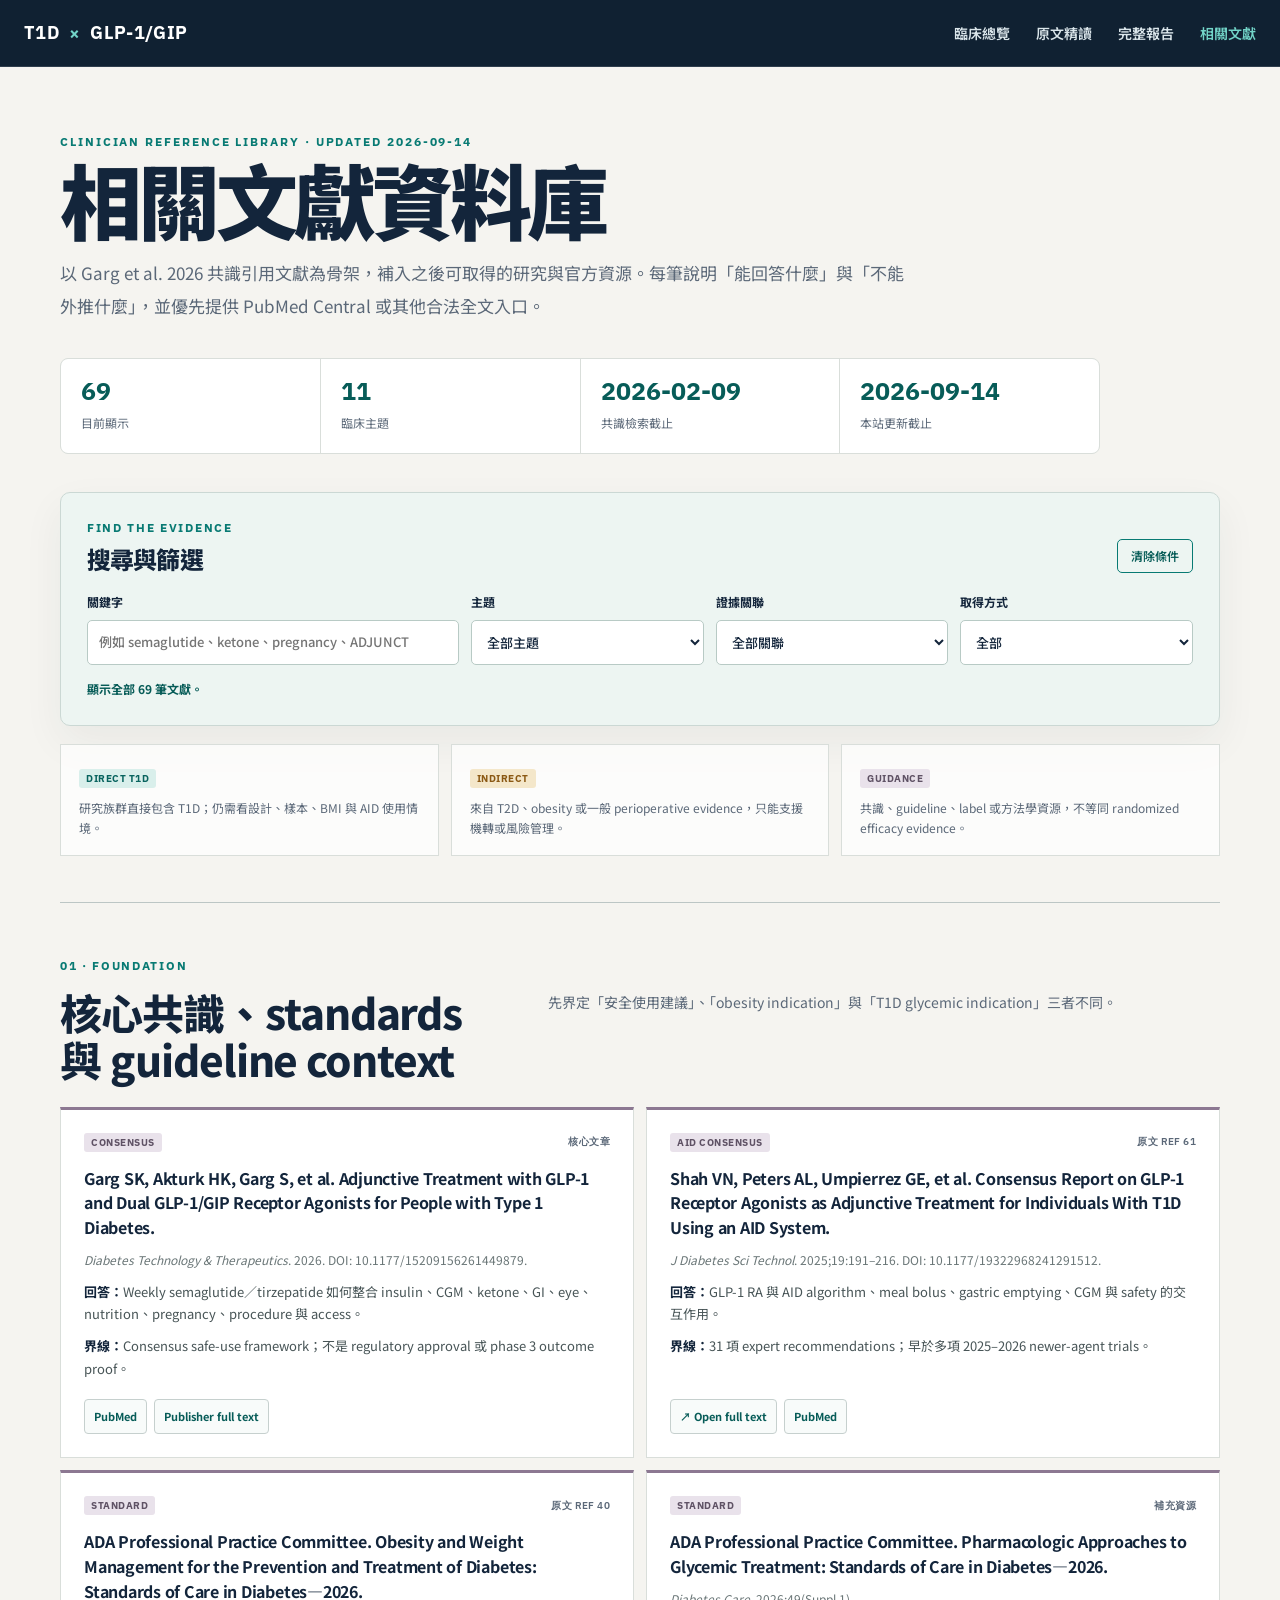
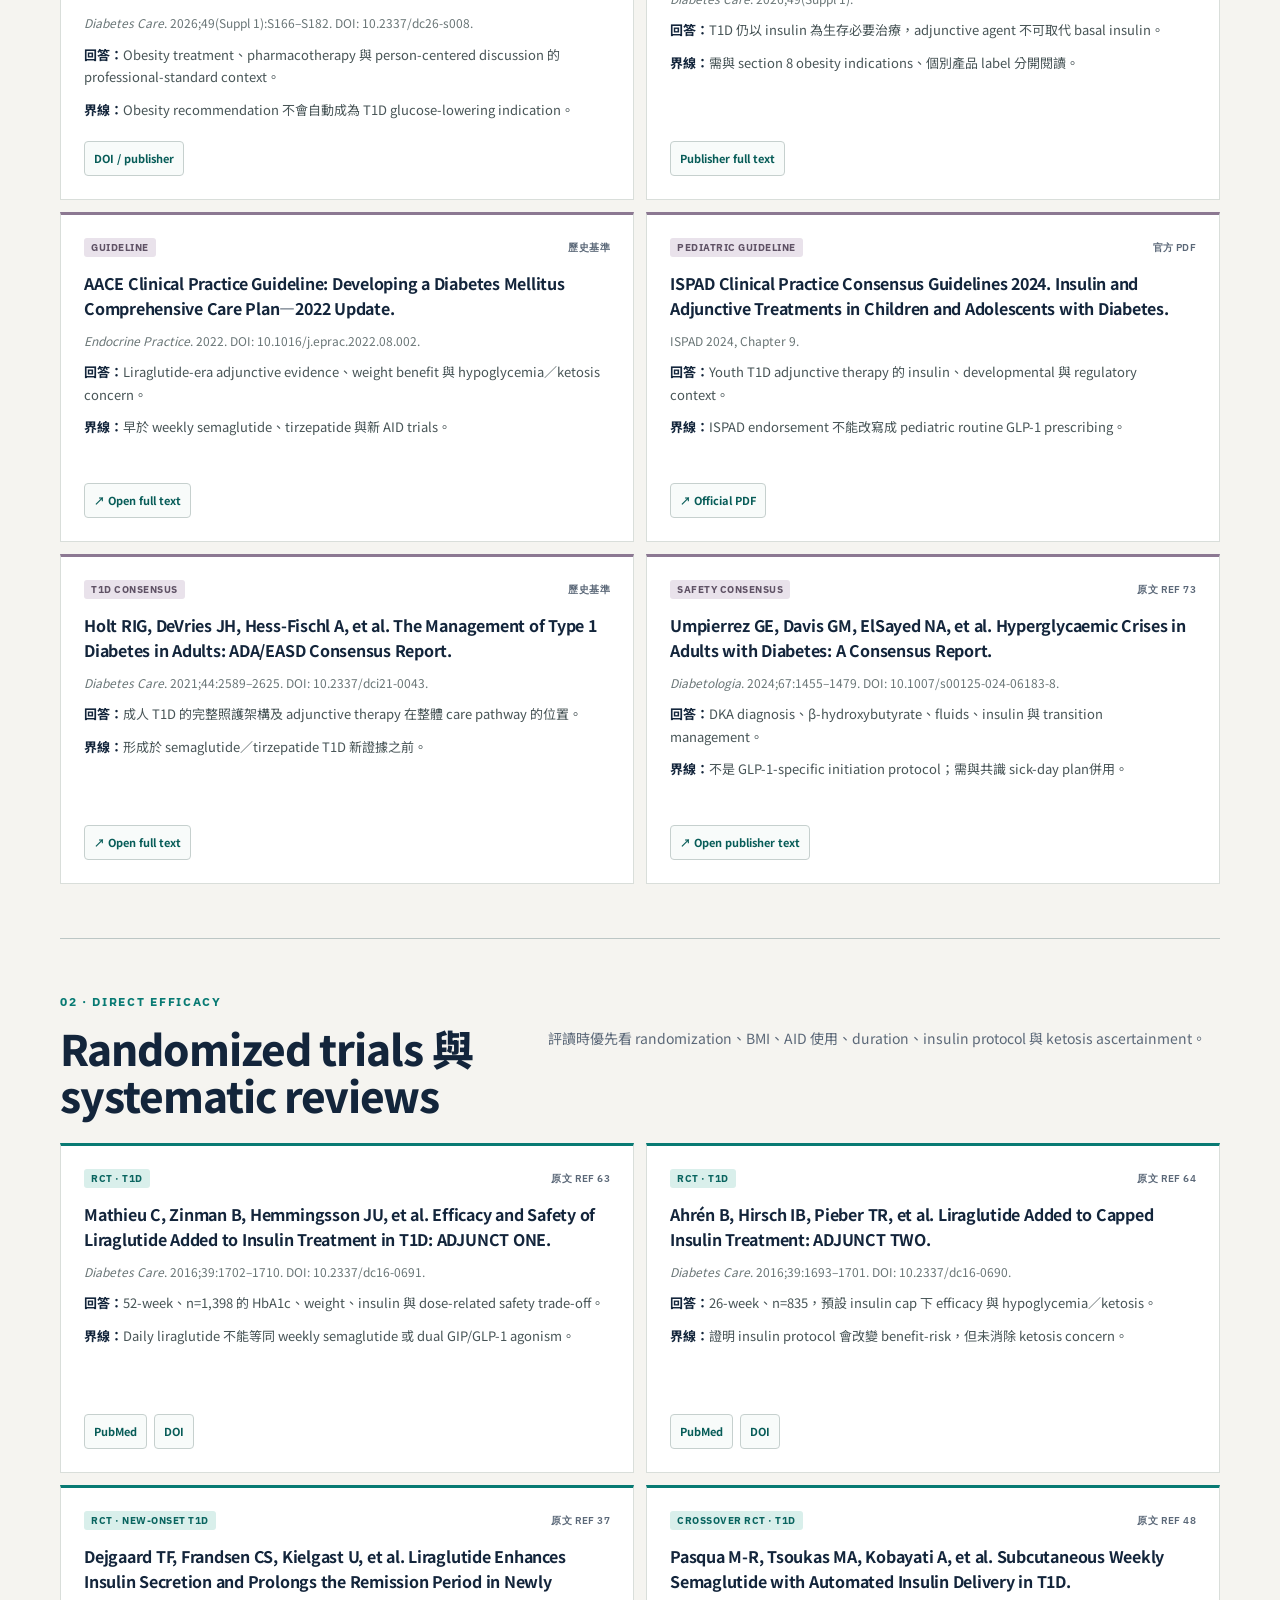
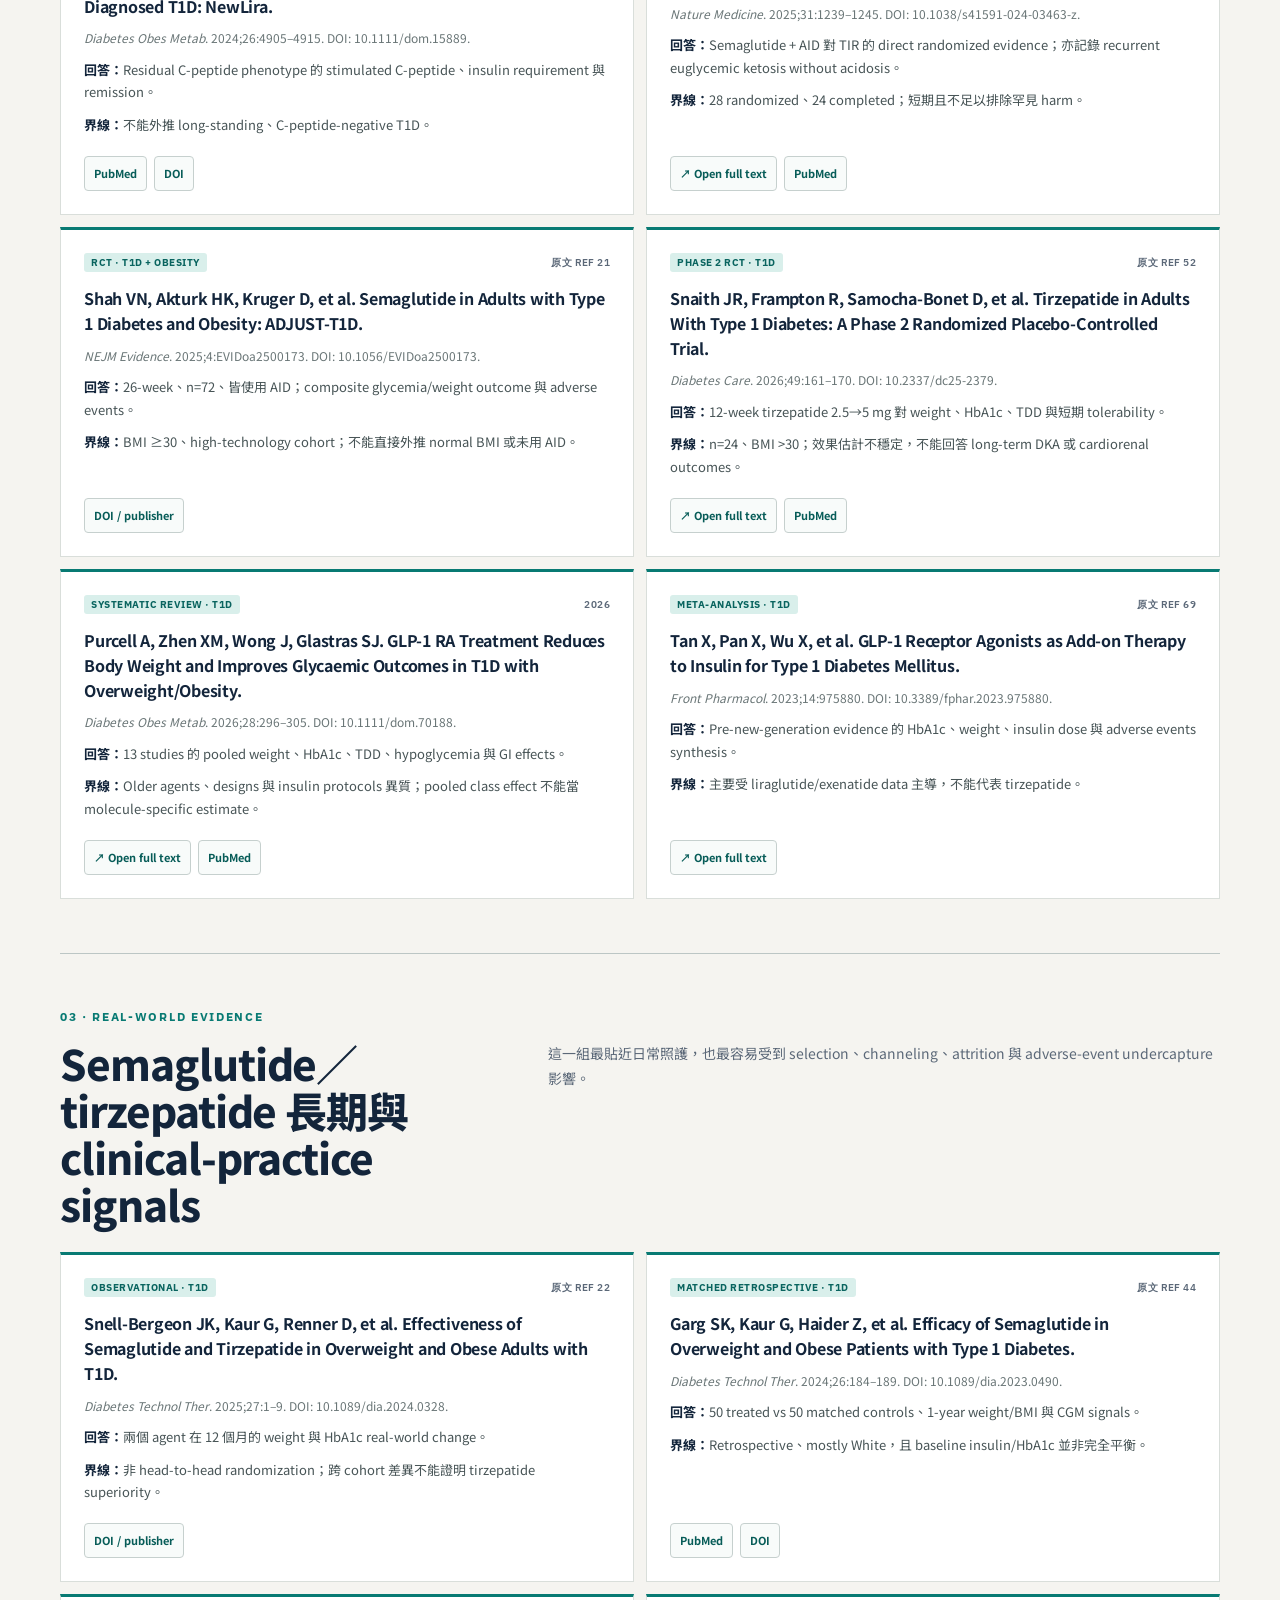
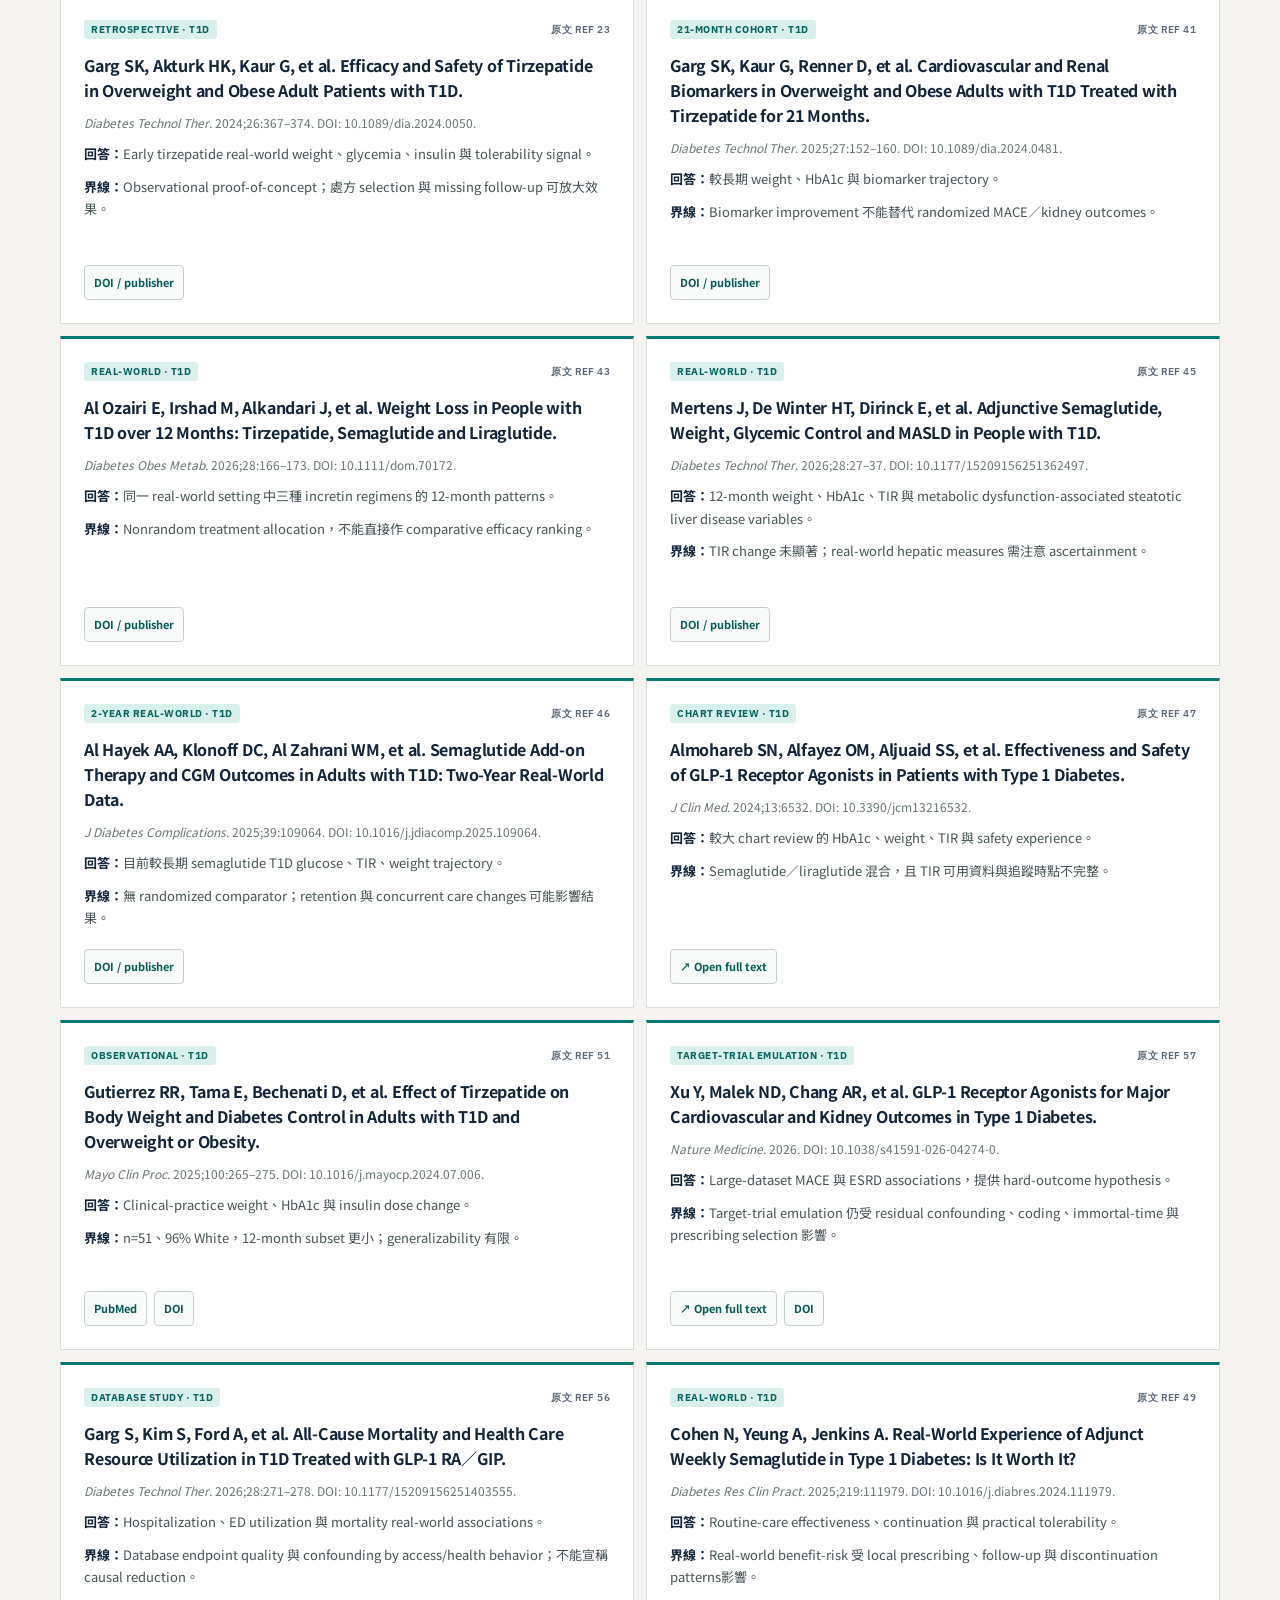
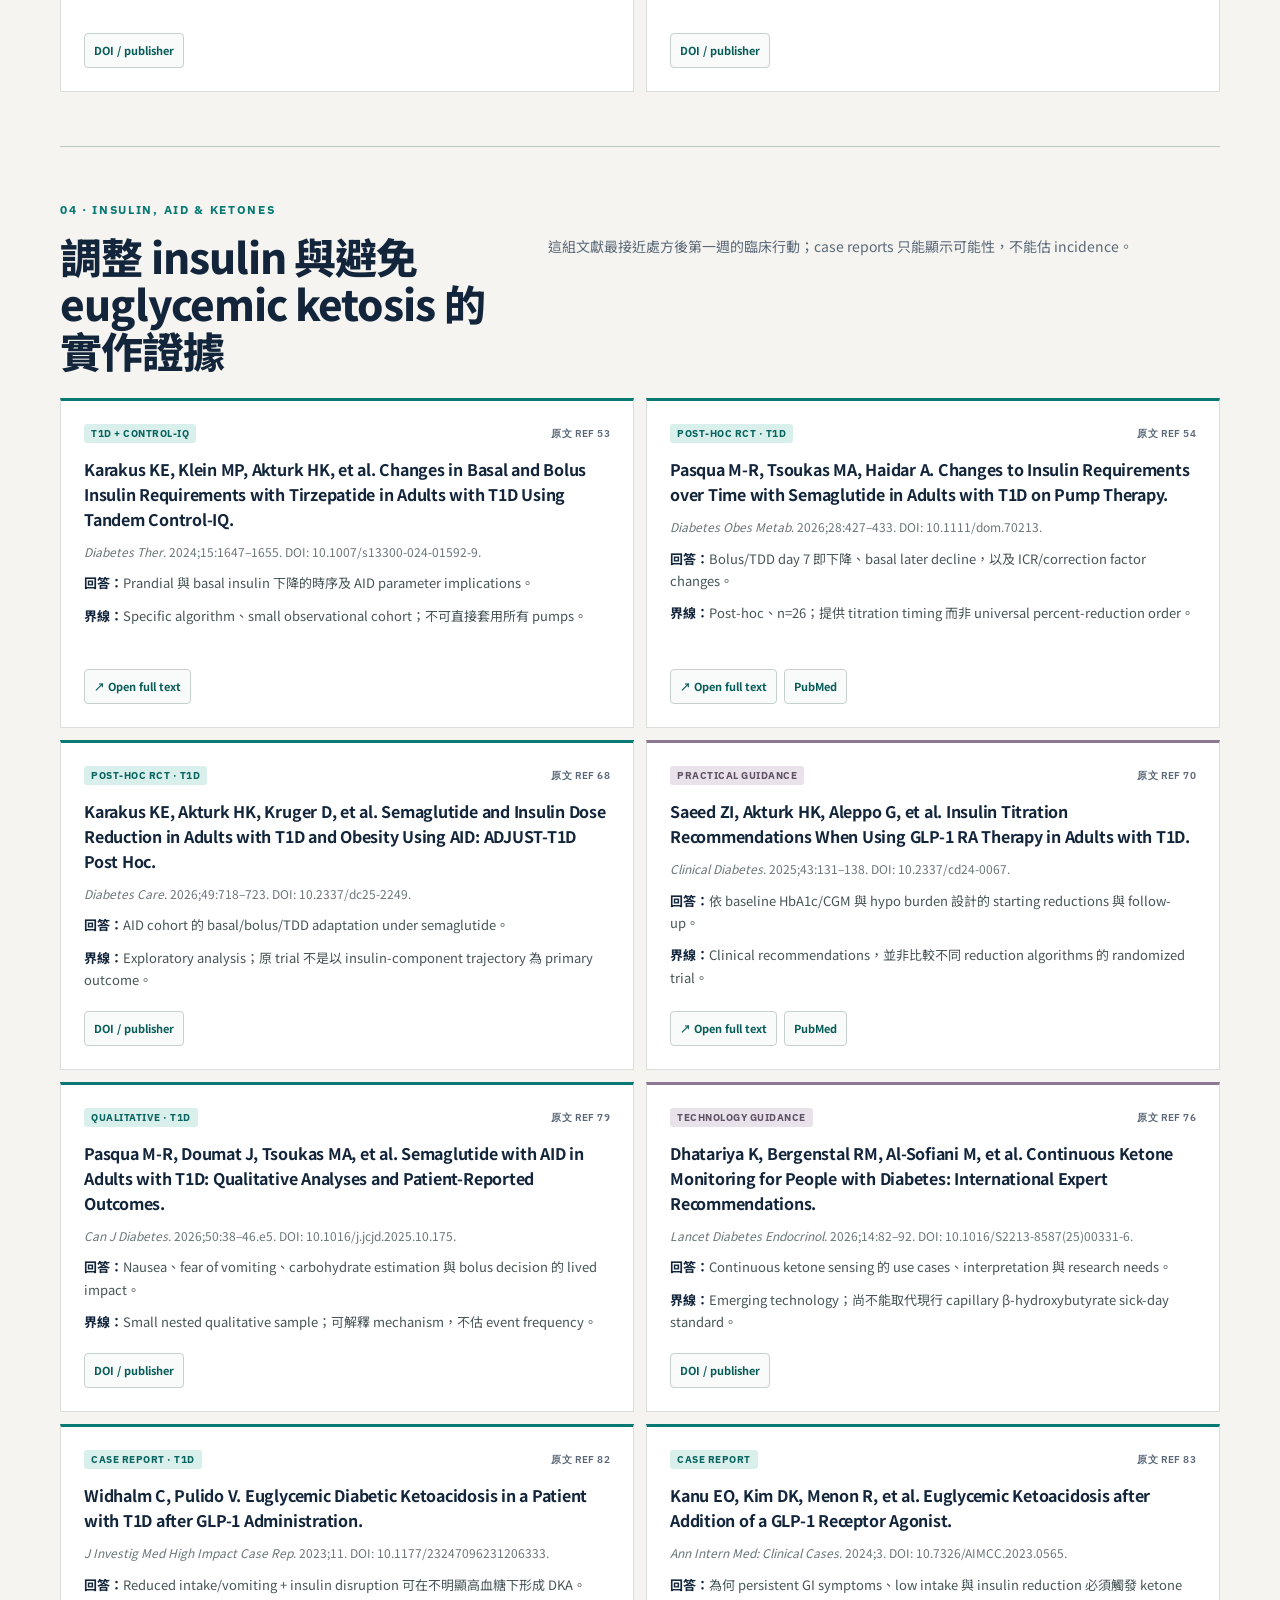
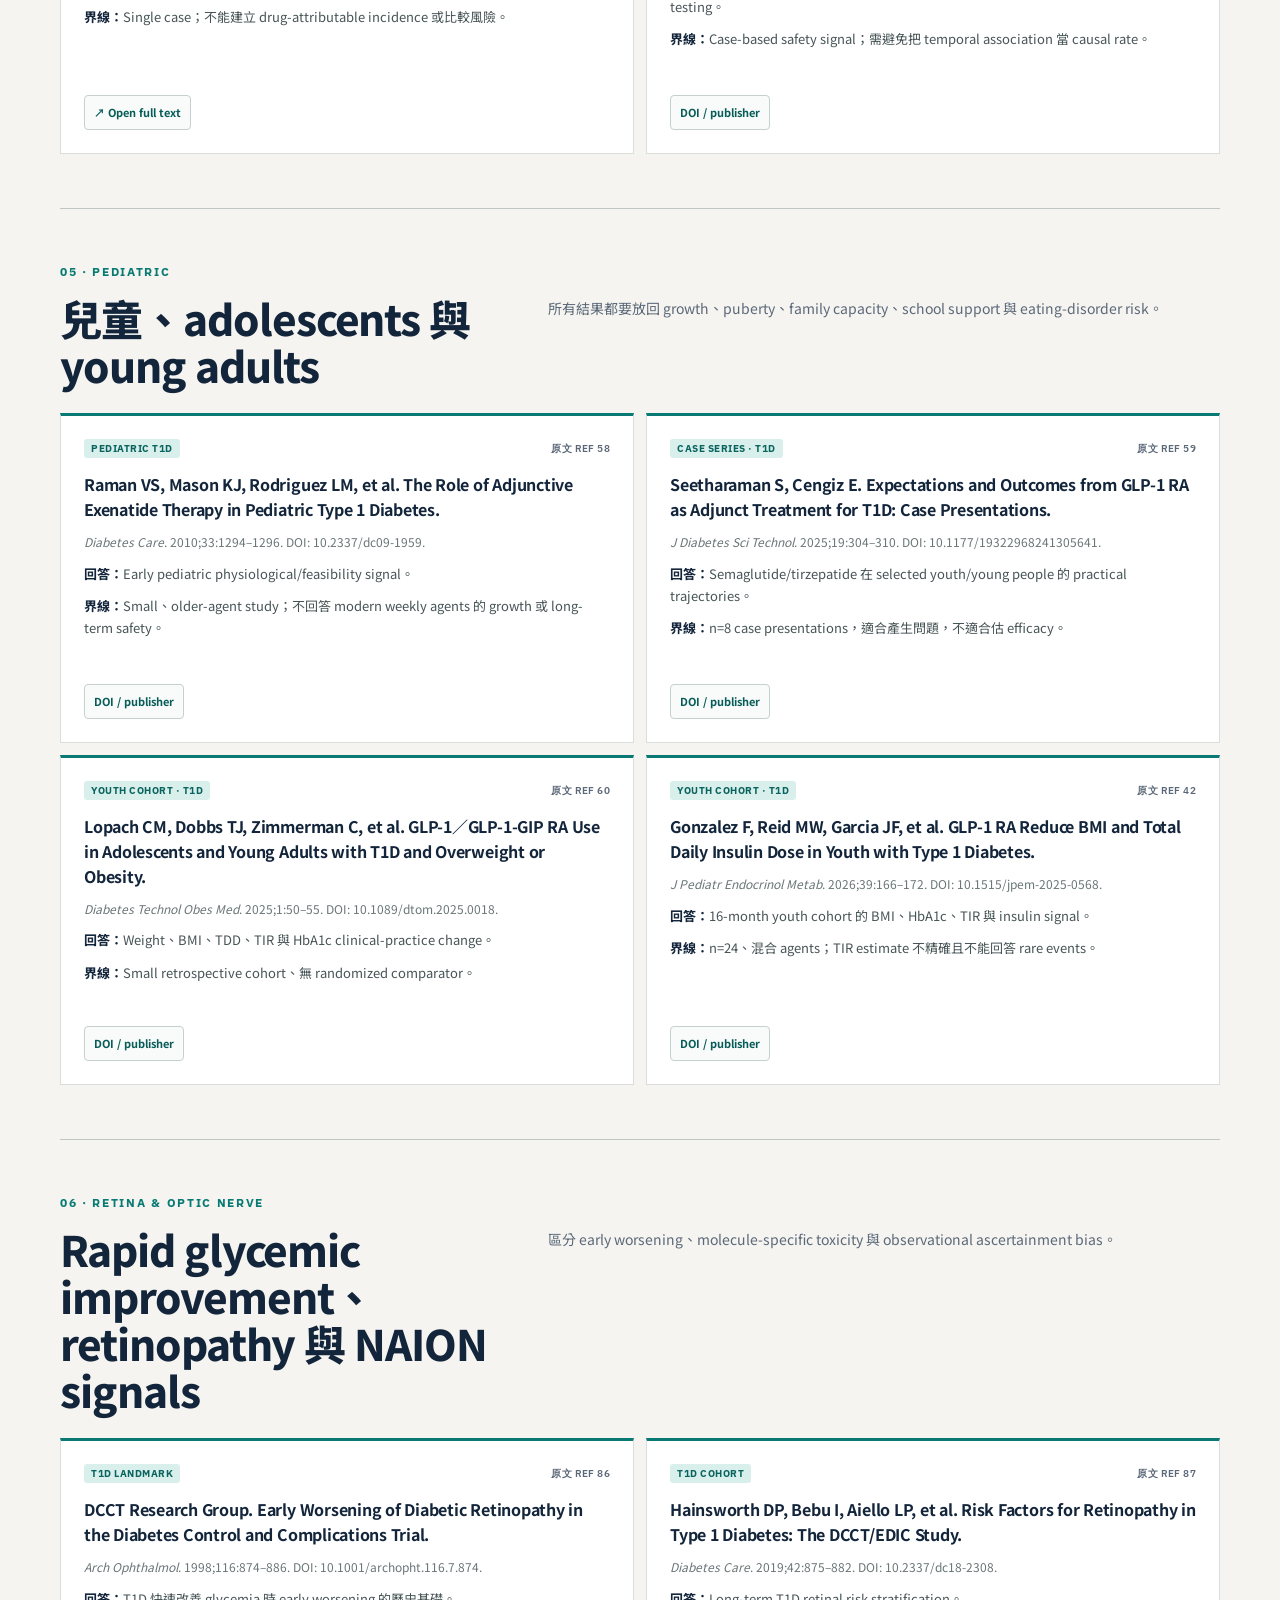
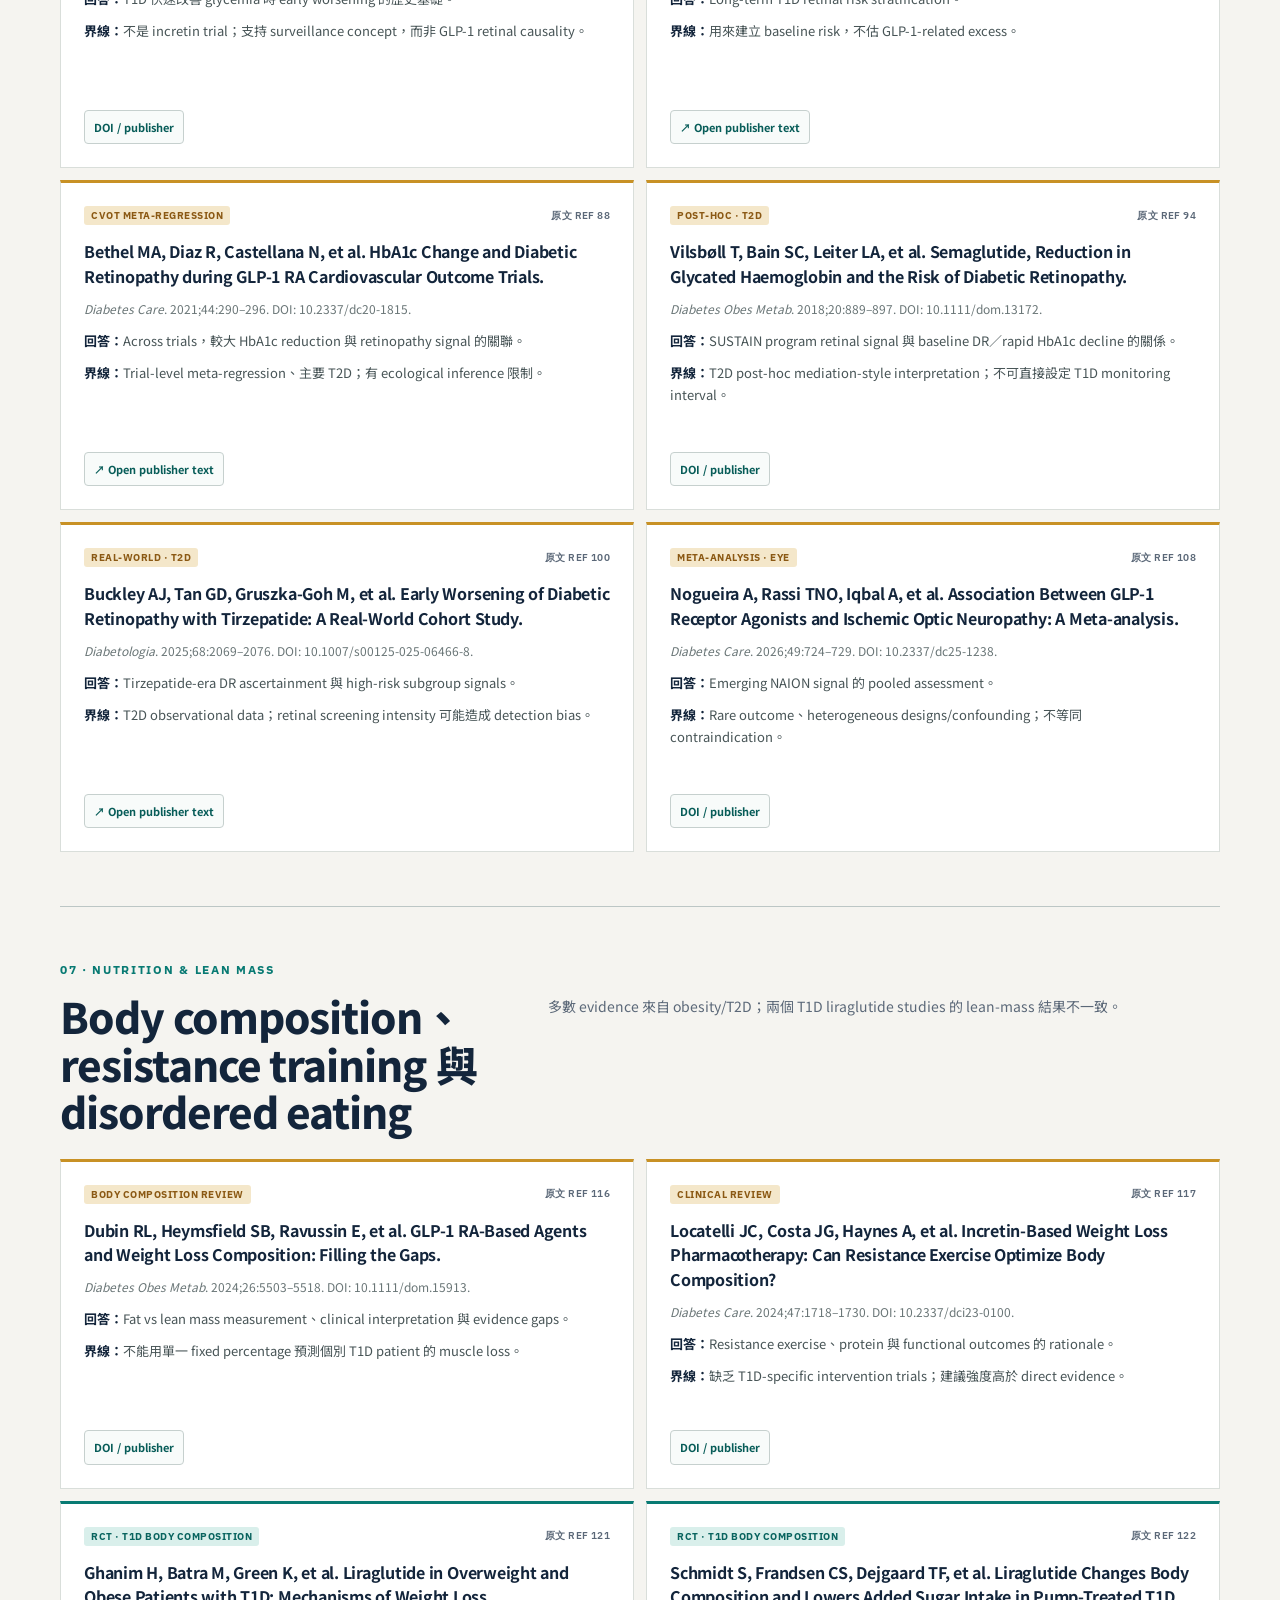
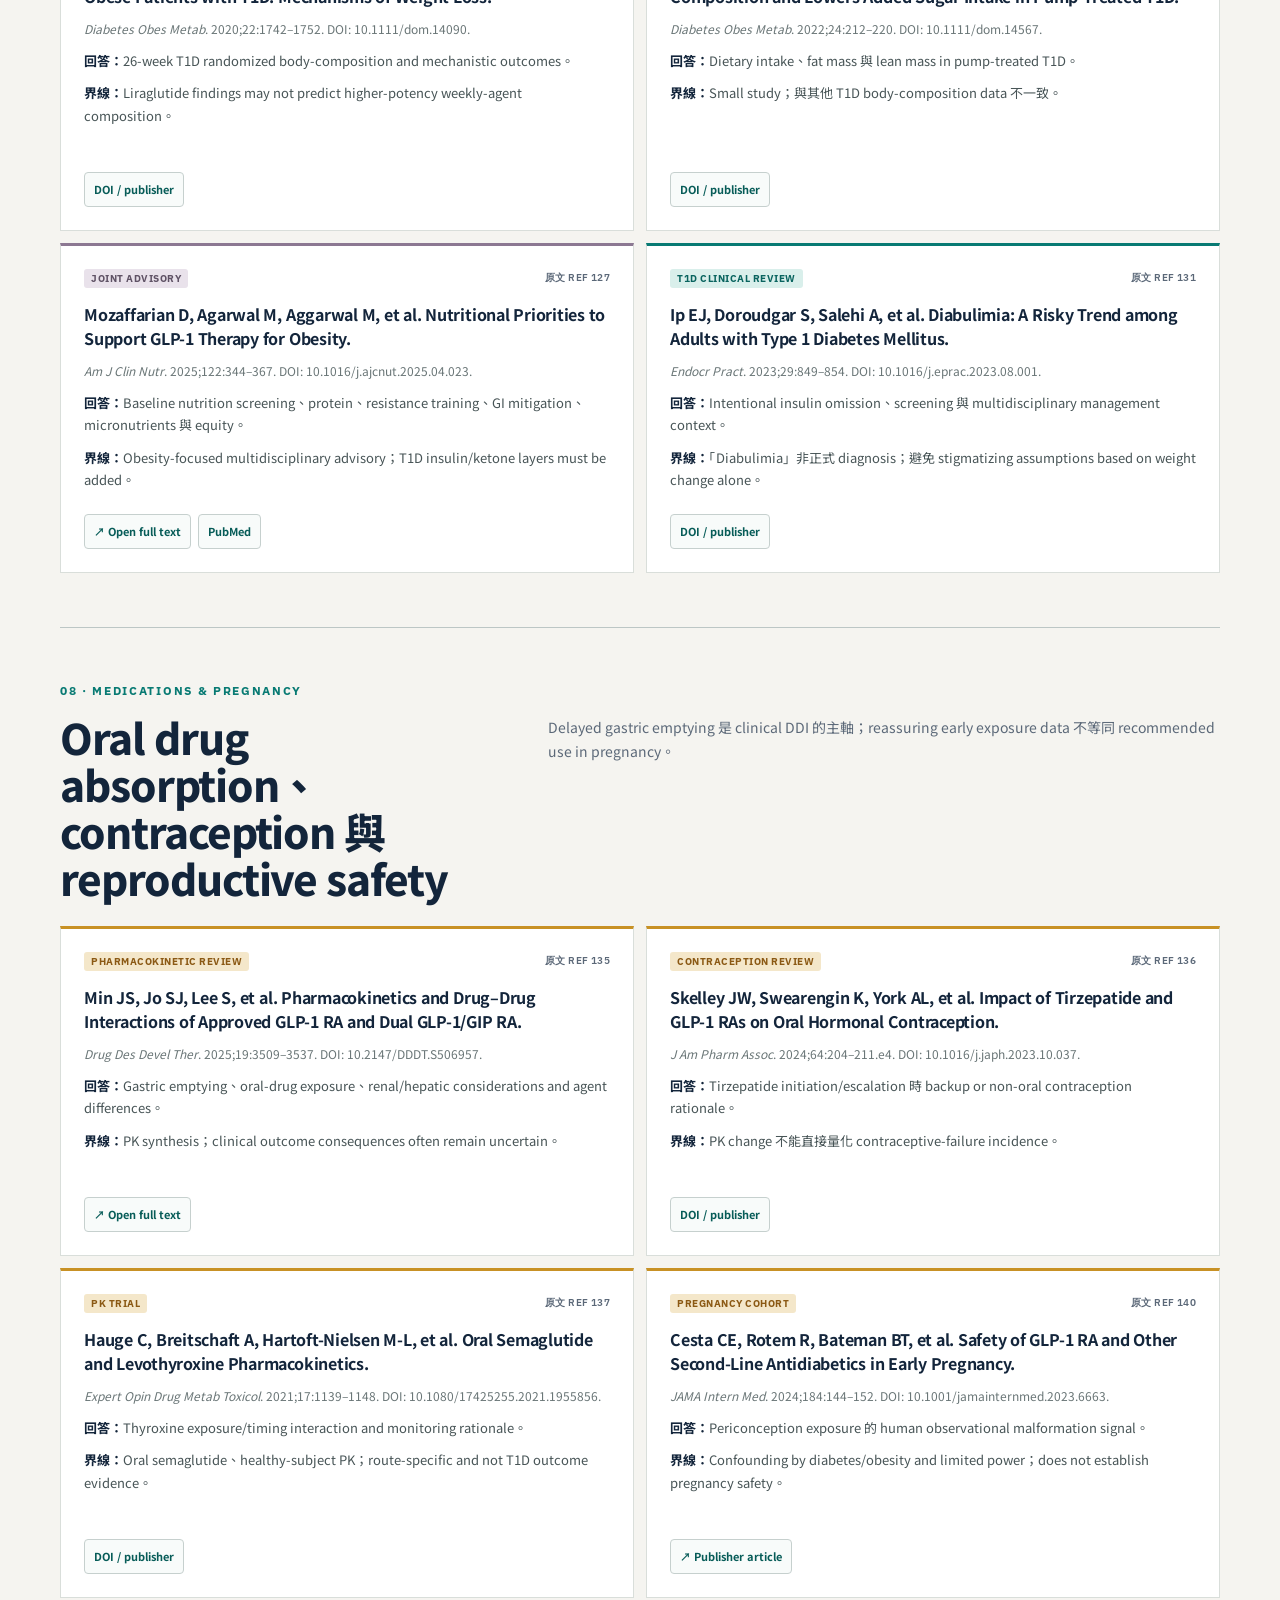
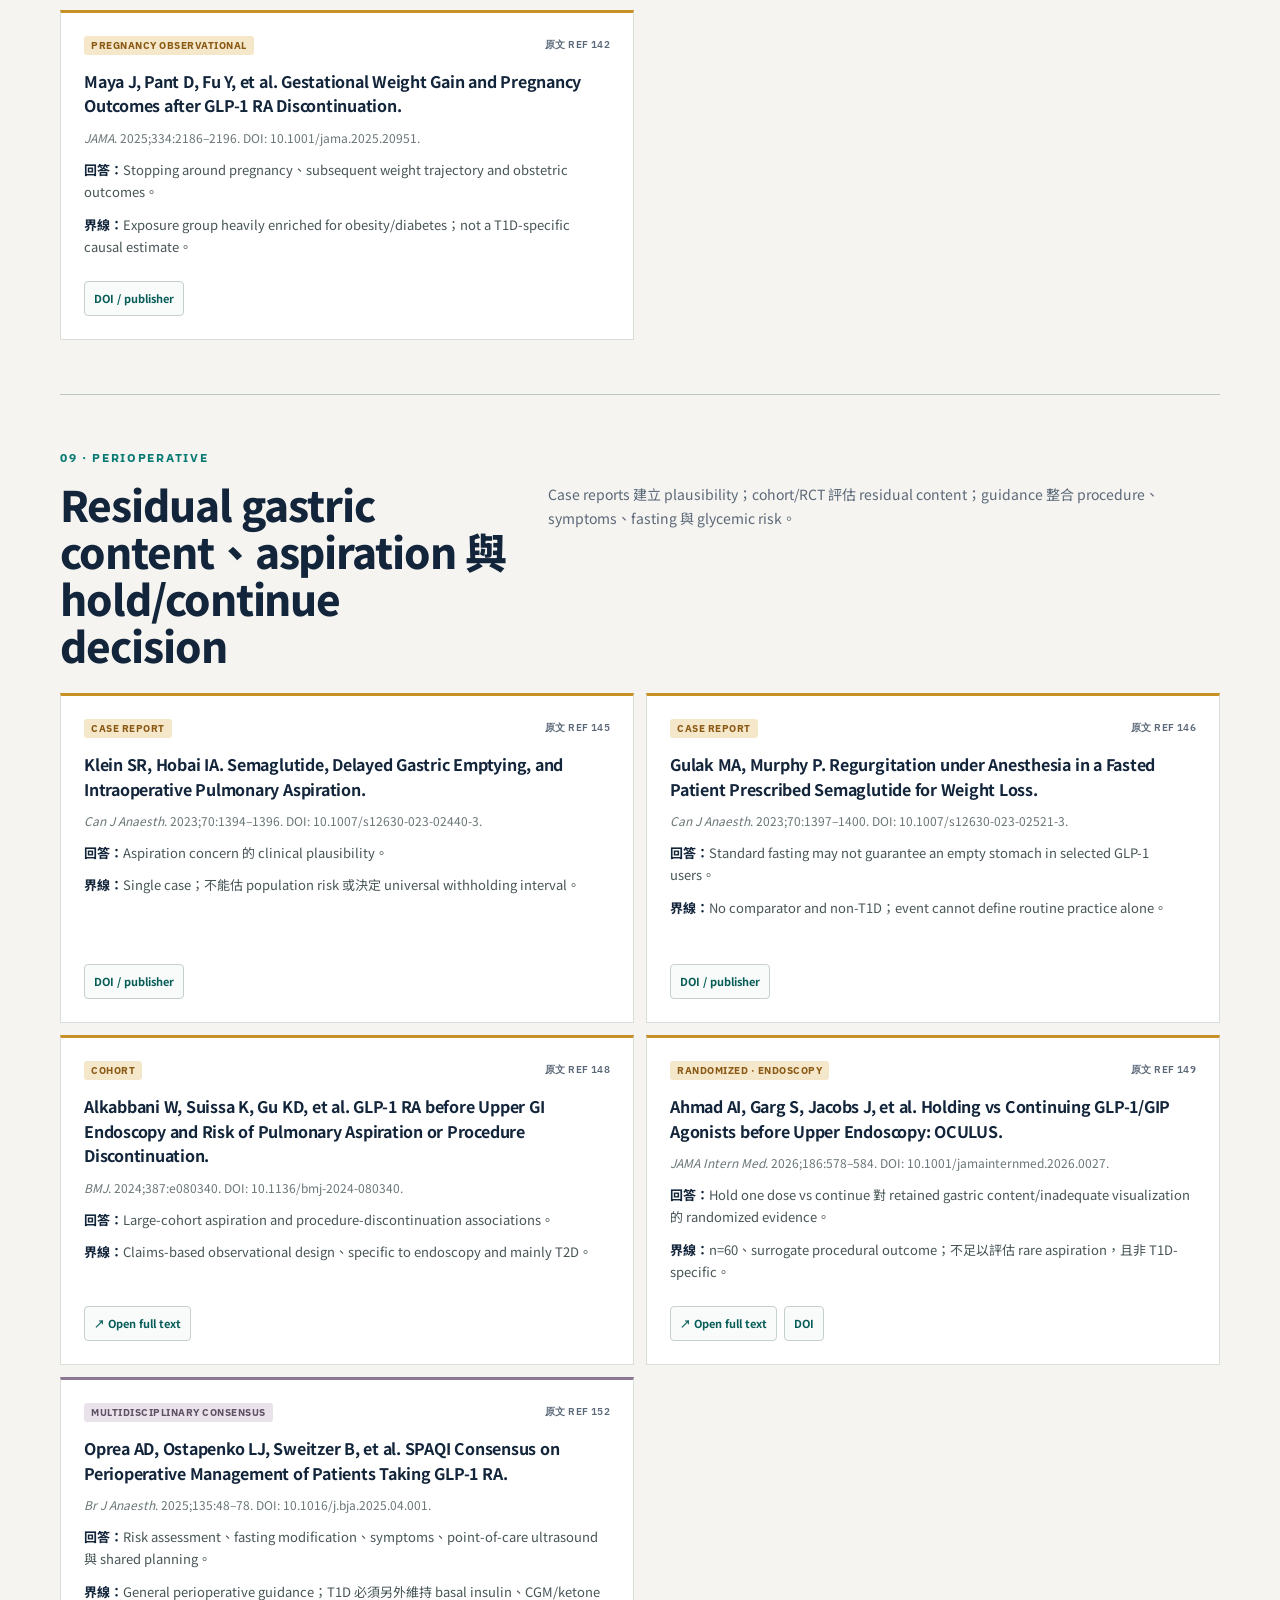
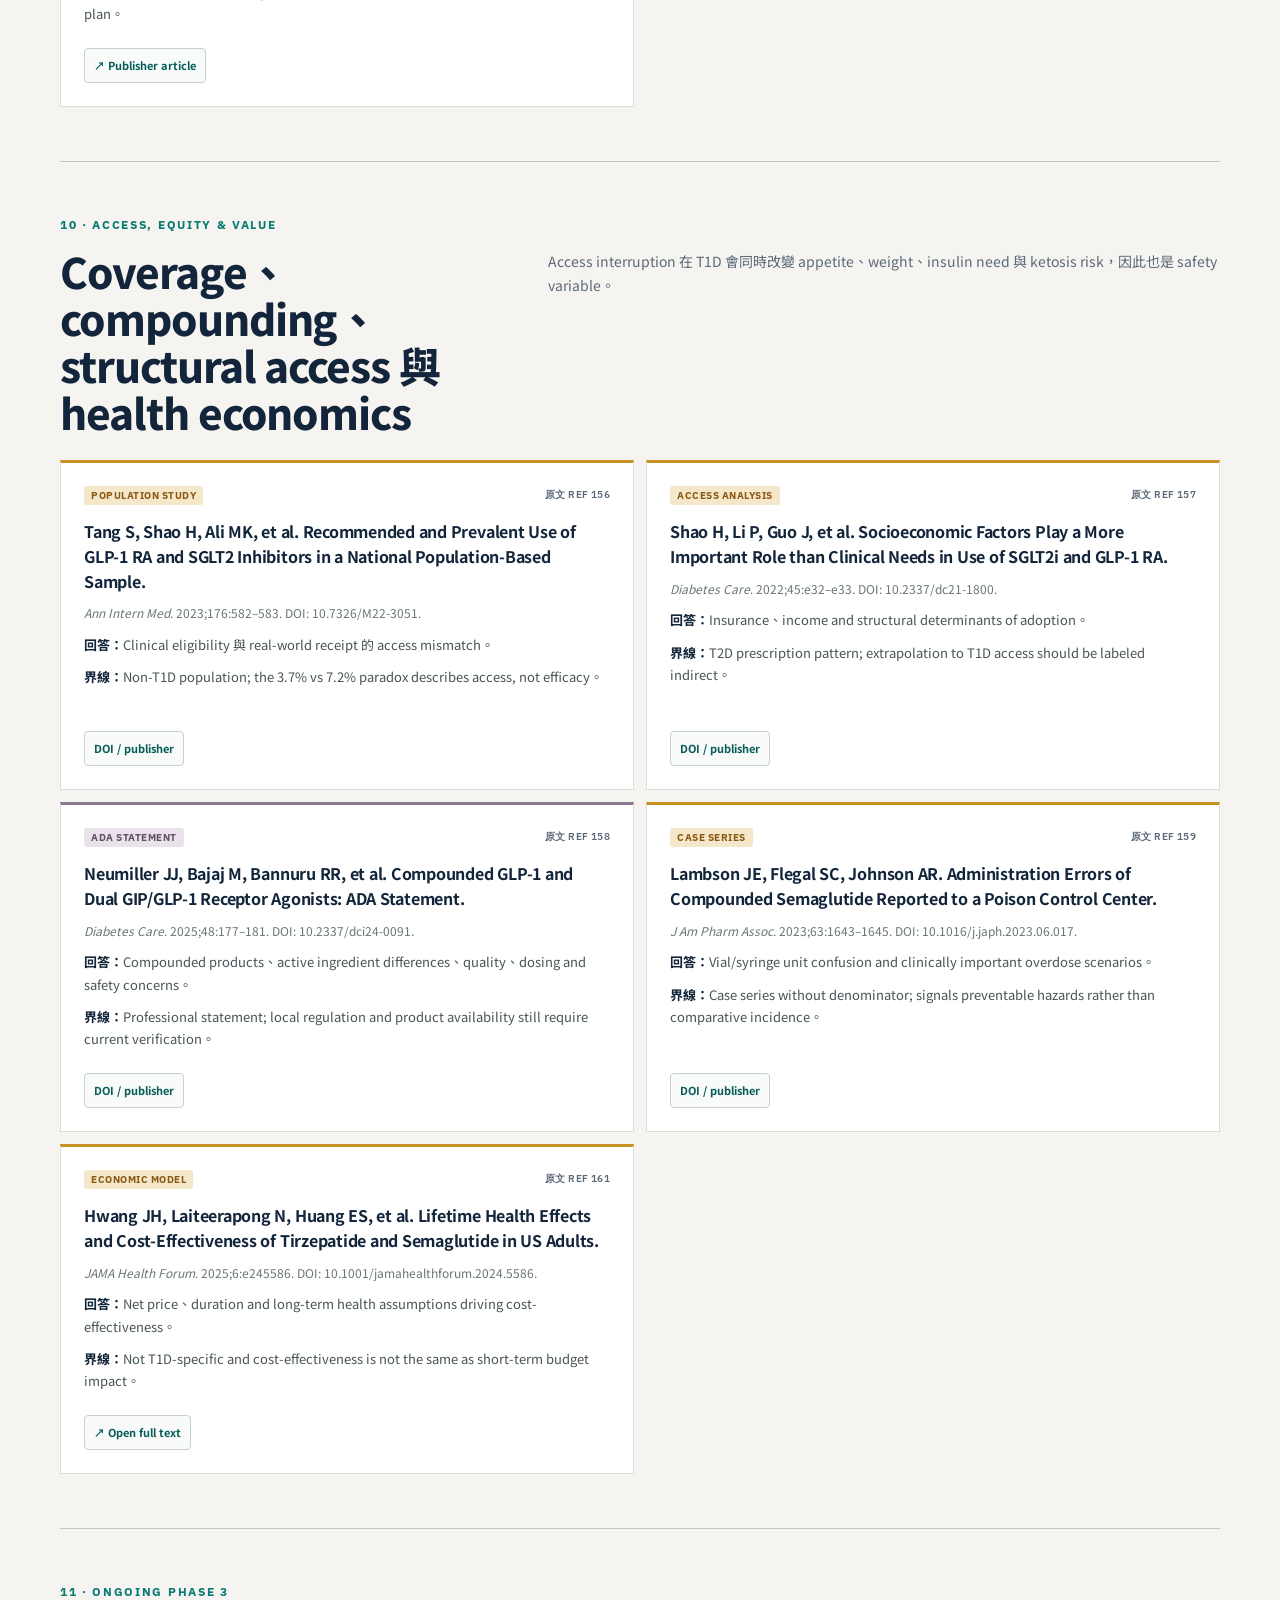
<file: docs/references.html>
<!DOCTYPE html>
<html lang="zh-Hant">
<head>
  <meta charset="utf-8">
  <meta name="viewport" content="width=device-width, initial-scale=1">
  <meta name="description" content="T1D 使用 GLP-1／dual GLP-1-GIP receptor agonist 的專業文獻資料庫：RCT、real-world studies、AID、ketone、retinopathy、nutrition、pregnancy、perioperative 與 equity。">
  <title>相關文獻資料庫｜T1D × GLP-1/GIP</title>
  <link rel="preconnect" href="https://fonts.googleapis.com">
  <link rel="preconnect" href="https://fonts.gstatic.com" crossorigin>
  <link href="https://fonts.googleapis.com/css2?family=IBM+Plex+Sans:wght@400;500;600;700&amp;family=Noto+Sans+TC:wght@400;500;600;700;900&amp;display=swap" rel="stylesheet">
  <link rel="stylesheet" href="assets/style.css">
  <link rel="stylesheet" href="assets/report.css">
</head>
<body class="report-page library-page">
  <a class="skip-link" href="#library-start">跳至文獻資料庫</a>
  <header class="site-header"><nav class="nav wrap" aria-label="主要導覽"><a class="brand" href="index.html">T1D <span>×</span> GLP-1/GIP</a><div class="nav-links"><a href="index.html">臨床總覽</a><a href="original-article.html">原文精讀</a><a href="report.html">完整報告</a><a class="active" href="references.html" aria-current="page">相關文獻</a></div></nav></header>

  <main id="library-start" class="report-wrap library-main">
    <header class="library-intro">
      <p class="kicker">CLINICIAN REFERENCE LIBRARY · UPDATED 2026-09-14</p>
      <h1>相關文獻資料庫</h1>
      <p>以 Garg et al. 2026 共識引用文獻為骨架，補入之後可取得的研究與官方資源。每筆說明「能回答什麼」與「不能外推什麼」，並優先提供 PubMed Central 或其他合法全文入口。</p>
      <div class="library-stats" role="group" aria-label="資料庫摘要"><div><b id="visible-count">69</b><span>目前顯示</span></div><div><b>11</b><span>臨床主題</span></div><div><b>2026-02-09</b><span>共識檢索截止</span></div><div><b>2026-09-14</b><span>本站更新截止</span></div></div>
    </header>

    <section class="library-controls" aria-labelledby="filter-title">
      <div class="control-heading"><div><p class="chapter-number">FIND THE EVIDENCE</p><h2 id="filter-title">搜尋與篩選</h2></div><button id="reset-filters" type="button">清除條件</button></div>
      <div class="filter-grid">
        <label><span>關鍵字</span><input id="reference-search" type="search" placeholder="例如 semaglutide、ketone、pregnancy、ADJUNCT" autocomplete="off"></label>
        <label><span>主題</span><select id="topic-filter"><option value="all">全部主題</option><option value="foundation">共識／guideline</option><option value="efficacy">RCT／meta-analysis</option><option value="real-world">Real-world evidence</option><option value="insulin-safety">Insulin／AID／ketone</option><option value="pediatric">兒童青少年</option><option value="eye">Retinopathy／eye</option><option value="nutrition">Nutrition／lean mass</option><option value="pregnancy">藥物／pregnancy</option><option value="procedure">Perioperative</option><option value="equity">Access／equity</option><option value="ongoing">Ongoing trials</option></select></label>
        <label><span>證據關聯</span><select id="directness-filter"><option value="all">全部關聯</option><option value="direct">Direct T1D evidence</option><option value="indirect">Indirect evidence</option><option value="guidance">Guidance／resource</option><option value="ongoing">Ongoing／no results</option></select></label>
        <label><span>取得方式</span><select id="access-filter"><option value="all">全部</option><option value="open">有合法 open full text</option><option value="record">Abstract／publisher record</option></select></label>
      </div>
      <p class="filter-status" aria-live="polite"><span id="result-message">顯示全部 69 筆文獻。</span></p>
    </section>

    <section class="library-reading-note" aria-label="閱讀圖例">
      <div><span class="library-badge direct">DIRECT T1D</span><p>研究族群直接包含 T1D；仍需看設計、樣本、BMI 與 AID 使用情境。</p></div>
      <div><span class="library-badge indirect">INDIRECT</span><p>來自 T2D、obesity 或一般 perioperative evidence，只能支援機轉或風險管理。</p></div>
      <div><span class="library-badge guidance">GUIDANCE</span><p>共識、guideline、label 或方法學資源，不等同 randomized efficacy evidence。</p></div>
    </section>

    <div id="library-groups">
      <section id="foundation" class="reference-group" data-group="foundation"><div class="group-heading"><p class="chapter-number">01 · FOUNDATION</p><h2>核心共識、standards 與 guideline context</h2><p>先界定「安全使用建議」、「obesity indication」與「T1D glycemic indication」三者不同。</p></div><ol class="reference-cards">
        <li id="r-garg-2026" class="reference-record" data-topic="foundation" data-directness="guidance" data-access="record"><article><div class="reference-topline"><span class="library-badge guidance">CONSENSUS</span><span>核心文章</span></div><h3>Garg SK, Akturk HK, Garg S, et al. Adjunctive Treatment with GLP-1 and Dual GLP-1/GIP Receptor Agonists for People with Type 1 Diabetes.</h3><p class="citation-line"><i>Diabetes Technology &amp; Therapeutics</i>. 2026. DOI: 10.1177/15209156261449879.</p><p><b>回答：</b>Weekly semaglutide／tirzepatide 如何整合 insulin、CGM、ketone、GI、eye、nutrition、pregnancy、procedure 與 access。</p><p><b>界線：</b>Consensus safe-use framework；不是 regulatory approval 或 phase 3 outcome proof。</p><div class="reference-links"><a href="https://pubmed.ncbi.nlm.nih.gov/42246488/">PubMed</a><a href="https://doi.org/10.1177/15209156261449879">Publisher full text</a></div></article></li>
        <li id="r-shah-aid-consensus" class="reference-record" data-topic="foundation" data-directness="guidance" data-access="open"><article><div class="reference-topline"><span class="library-badge guidance">AID CONSENSUS</span><span>原文 ref 61</span></div><h3>Shah VN, Peters AL, Umpierrez GE, et al. Consensus Report on GLP-1 Receptor Agonists as Adjunctive Treatment for Individuals With T1D Using an AID System.</h3><p class="citation-line"><i>J Diabetes Sci Technol</i>. 2025;19:191–216. DOI: 10.1177/19322968241291512.</p><p><b>回答：</b>GLP-1 RA 與 AID algorithm、meal bolus、gastric emptying、CGM 與 safety 的交互作用。</p><p><b>界線：</b>31 項 expert recommendations；早於多項 2025–2026 newer-agent trials。</p><div class="reference-links"><a class="open-link" href="https://pmc.ncbi.nlm.nih.gov/articles/PMC11571606/">Open full text</a><a href="https://pubmed.ncbi.nlm.nih.gov/39517127/">PubMed</a></div></article></li>
        <li id="r-ada-obesity-2026" class="reference-record" data-topic="foundation" data-directness="guidance" data-access="record"><article><div class="reference-topline"><span class="library-badge guidance">STANDARD</span><span>原文 ref 40</span></div><h3>ADA Professional Practice Committee. Obesity and Weight Management for the Prevention and Treatment of Diabetes: Standards of Care in Diabetes—2026.</h3><p class="citation-line"><i>Diabetes Care</i>. 2026;49(Suppl 1):S166–S182. DOI: 10.2337/dc26-s008.</p><p><b>回答：</b>Obesity treatment、pharmacotherapy 與 person-centered discussion 的 professional-standard context。</p><p><b>界線：</b>Obesity recommendation 不會自動成為 T1D glucose-lowering indication。</p><div class="reference-links"><a href="https://doi.org/10.2337/dc26-s008">DOI / publisher</a></div></article></li>
        <li id="r-ada-pharm-2026" class="reference-record" data-topic="foundation" data-directness="guidance" data-access="record"><article><div class="reference-topline"><span class="library-badge guidance">STANDARD</span><span>補充資源</span></div><h3>ADA Professional Practice Committee. Pharmacologic Approaches to Glycemic Treatment: Standards of Care in Diabetes—2026.</h3><p class="citation-line"><i>Diabetes Care</i>. 2026;49(Suppl 1).</p><p><b>回答：</b>T1D 仍以 insulin 為生存必要治療，adjunctive agent 不可取代 basal insulin。</p><p><b>界線：</b>需與 section 8 obesity indications、個別產品 label 分開閱讀。</p><div class="reference-links"><a href="https://diabetesjournals.org/care/article/49/Supplement_1/S183/163934/9-Pharmacologic-Approaches-to-Glycemic-Treatment">Publisher full text</a></div></article></li>
        <li id="r-aace-2022" class="reference-record" data-topic="foundation" data-directness="guidance" data-access="open"><article><div class="reference-topline"><span class="library-badge guidance">GUIDELINE</span><span>歷史基準</span></div><h3>AACE Clinical Practice Guideline: Developing a Diabetes Mellitus Comprehensive Care Plan—2022 Update.</h3><p class="citation-line"><i>Endocrine Practice</i>. 2022. DOI: 10.1016/j.eprac.2022.08.002.</p><p><b>回答：</b>Liraglutide-era adjunctive evidence、weight benefit 與 hypoglycemia／ketosis concern。</p><p><b>界線：</b>早於 weekly semaglutide、tirzepatide 與新 AID trials。</p><div class="reference-links"><a class="open-link" href="https://pmc.ncbi.nlm.nih.gov/articles/PMC10200071/">Open full text</a></div></article></li>
        <li id="r-ispad-2024" class="reference-record" data-topic="foundation" data-directness="guidance" data-access="open"><article><div class="reference-topline"><span class="library-badge guidance">PEDIATRIC GUIDELINE</span><span>官方 PDF</span></div><h3>ISPAD Clinical Practice Consensus Guidelines 2024. Insulin and Adjunctive Treatments in Children and Adolescents with Diabetes.</h3><p class="citation-line">ISPAD 2024, Chapter 9.</p><p><b>回答：</b>Youth T1D adjunctive therapy 的 insulin、developmental 與 regulatory context。</p><p><b>界線：</b>ISPAD endorsement 不能改寫成 pediatric routine GLP-1 prescribing。</p><div class="reference-links"><a class="open-link" href="https://www.ispad.org/static/3b8e00b2-9f33-43a5-a84f9eda1accef64/ICPCG-Chapter-9-2024.pdf">Official PDF</a></div></article></li>
        <li id="r-ada-easd-t1d" class="reference-record" data-topic="foundation" data-directness="guidance" data-access="open"><article><div class="reference-topline"><span class="library-badge guidance">T1D CONSENSUS</span><span>歷史基準</span></div><h3>Holt RIG, DeVries JH, Hess-Fischl A, et al. The Management of Type 1 Diabetes in Adults: ADA/EASD Consensus Report.</h3><p class="citation-line"><i>Diabetes Care</i>. 2021;44:2589–2625. DOI: 10.2337/dci21-0043.</p><p><b>回答：</b>成人 T1D 的完整照護架構及 adjunctive therapy 在整體 care pathway 的位置。</p><p><b>界線：</b>形成於 semaglutide／tirzepatide T1D 新證據之前。</p><div class="reference-links"><a class="open-link" href="https://pmc.ncbi.nlm.nih.gov/articles/PMC8481000/">Open full text</a></div></article></li>
        <li id="r-hyperglycemic-crises" class="reference-record" data-topic="foundation" data-directness="guidance" data-access="open"><article><div class="reference-topline"><span class="library-badge guidance">SAFETY CONSENSUS</span><span>原文 ref 73</span></div><h3>Umpierrez GE, Davis GM, ElSayed NA, et al. Hyperglycaemic Crises in Adults with Diabetes: A Consensus Report.</h3><p class="citation-line"><i>Diabetologia</i>. 2024;67:1455–1479. DOI: 10.1007/s00125-024-06183-8.</p><p><b>回答：</b>DKA diagnosis、β-hydroxybutyrate、fluids、insulin 與 transition management。</p><p><b>界線：</b>不是 GLP-1-specific initiation protocol；需與共識 sick-day plan併用。</p><div class="reference-links"><a class="open-link" href="https://doi.org/10.1007/s00125-024-06183-8">Open publisher text</a></div></article></li>
      </ol></section>

      <section id="efficacy" class="reference-group" data-group="efficacy"><div class="group-heading"><p class="chapter-number">02 · DIRECT EFFICACY</p><h2>Randomized trials 與 systematic reviews</h2><p>評讀時優先看 randomization、BMI、AID 使用、duration、insulin protocol 與 ketosis ascertainment。</p></div><ol class="reference-cards">
        <li id="r-adjunct-one" class="reference-record" data-topic="efficacy" data-directness="direct" data-access="record"><article><div class="reference-topline"><span class="library-badge direct">RCT · T1D</span><span>原文 ref 63</span></div><h3>Mathieu C, Zinman B, Hemmingsson JU, et al. Efficacy and Safety of Liraglutide Added to Insulin Treatment in T1D: ADJUNCT ONE.</h3><p class="citation-line"><i>Diabetes Care</i>. 2016;39:1702–1710. DOI: 10.2337/dc16-0691.</p><p><b>回答：</b>52-week、n=1,398 的 HbA1c、weight、insulin 與 dose-related safety trade-off。</p><p><b>界線：</b>Daily liraglutide 不能等同 weekly semaglutide 或 dual GIP/GLP-1 agonism。</p><div class="reference-links"><a href="https://pubmed.ncbi.nlm.nih.gov/27506222/">PubMed</a><a href="https://doi.org/10.2337/dc16-0691">DOI</a></div></article></li>
        <li id="r-adjunct-two" class="reference-record" data-topic="efficacy" data-directness="direct" data-access="record"><article><div class="reference-topline"><span class="library-badge direct">RCT · T1D</span><span>原文 ref 64</span></div><h3>Ahrén B, Hirsch IB, Pieber TR, et al. Liraglutide Added to Capped Insulin Treatment: ADJUNCT TWO.</h3><p class="citation-line"><i>Diabetes Care</i>. 2016;39:1693–1701. DOI: 10.2337/dc16-0690.</p><p><b>回答：</b>26-week、n=835，預設 insulin cap 下 efficacy 與 hypoglycemia／ketosis。</p><p><b>界線：</b>證明 insulin protocol 會改變 benefit-risk，但未消除 ketosis concern。</p><div class="reference-links"><a href="https://pubmed.ncbi.nlm.nih.gov/27493132/">PubMed</a><a href="https://doi.org/10.2337/dc16-0690">DOI</a></div></article></li>
        <li id="r-newlira" class="reference-record" data-topic="efficacy" data-directness="direct" data-access="record"><article><div class="reference-topline"><span class="library-badge direct">RCT · NEW-ONSET T1D</span><span>原文 ref 37</span></div><h3>Dejgaard TF, Frandsen CS, Kielgast U, et al. Liraglutide Enhances Insulin Secretion and Prolongs the Remission Period in Newly Diagnosed T1D: NewLira.</h3><p class="citation-line"><i>Diabetes Obes Metab</i>. 2024;26:4905–4915. DOI: 10.1111/dom.15889.</p><p><b>回答：</b>Residual C-peptide phenotype 的 stimulated C-peptide、insulin requirement 與 remission。</p><p><b>界線：</b>不能外推 long-standing、C-peptide-negative T1D。</p><div class="reference-links"><a href="https://pubmed.ncbi.nlm.nih.gov/39192527/">PubMed</a><a href="https://doi.org/10.1111/dom.15889">DOI</a></div></article></li>
        <li id="r-pasqua-semaglutide-aid" class="reference-record" data-topic="efficacy" data-directness="direct" data-access="open"><article><div class="reference-topline"><span class="library-badge direct">CROSSOVER RCT · T1D</span><span>原文 ref 48</span></div><h3>Pasqua M-R, Tsoukas MA, Kobayati A, et al. Subcutaneous Weekly Semaglutide with Automated Insulin Delivery in T1D.</h3><p class="citation-line"><i>Nature Medicine</i>. 2025;31:1239–1245. DOI: 10.1038/s41591-024-03463-z.</p><p><b>回答：</b>Semaglutide + AID 對 TIR 的 direct randomized evidence；亦記錄 recurrent euglycemic ketosis without acidosis。</p><p><b>界線：</b>28 randomized、24 completed；短期且不足以排除罕見 harm。</p><div class="reference-links"><a class="open-link" href="https://pmc.ncbi.nlm.nih.gov/articles/PMC12003151/">Open full text</a><a href="https://pubmed.ncbi.nlm.nih.gov/39794615/">PubMed</a></div></article></li>
        <li id="r-adjust-t1d" class="reference-record" data-topic="efficacy" data-directness="direct" data-access="record"><article><div class="reference-topline"><span class="library-badge direct">RCT · T1D + OBESITY</span><span>原文 ref 21</span></div><h3>Shah VN, Akturk HK, Kruger D, et al. Semaglutide in Adults with Type 1 Diabetes and Obesity: ADJUST-T1D.</h3><p class="citation-line"><i>NEJM Evidence</i>. 2025;4:EVIDoa2500173. DOI: 10.1056/EVIDoa2500173.</p><p><b>回答：</b>26-week、n=72、皆使用 AID；composite glycemia/weight outcome 與 adverse events。</p><p><b>界線：</b>BMI ≥30、high-technology cohort；不能直接外推 normal BMI 或未用 AID。</p><div class="reference-links"><a href="https://doi.org/10.1056/EVIDoa2500173">DOI / publisher</a></div></article></li>
        <li id="r-tirtle1" class="reference-record" data-topic="efficacy" data-directness="direct" data-access="open"><article><div class="reference-topline"><span class="library-badge direct">PHASE 2 RCT · T1D</span><span>原文 ref 52</span></div><h3>Snaith JR, Frampton R, Samocha-Bonet D, et al. Tirzepatide in Adults With Type 1 Diabetes: A Phase 2 Randomized Placebo-Controlled Trial.</h3><p class="citation-line"><i>Diabetes Care</i>. 2026;49:161–170. DOI: 10.2337/dc25-2379.</p><p><b>回答：</b>12-week tirzepatide 2.5→5 mg 對 weight、HbA1c、TDD 與短期 tolerability。</p><p><b>界線：</b>n=24、BMI &gt;30；效果估計不穩定，不能回答 long-term DKA 或 cardiorenal outcomes。</p><div class="reference-links"><a class="open-link" href="https://pmc.ncbi.nlm.nih.gov/articles/PMC12719702/">Open full text</a><a href="https://pubmed.ncbi.nlm.nih.gov/41264593/">PubMed</a></div></article></li>
        <li id="r-purcell-meta" class="reference-record" data-topic="efficacy" data-directness="direct" data-access="open"><article><div class="reference-topline"><span class="library-badge direct">SYSTEMATIC REVIEW · T1D</span><span>2026</span></div><h3>Purcell A, Zhen XM, Wong J, Glastras SJ. GLP-1 RA Treatment Reduces Body Weight and Improves Glycaemic Outcomes in T1D with Overweight/Obesity.</h3><p class="citation-line"><i>Diabetes Obes Metab</i>. 2026;28:296–305. DOI: 10.1111/dom.70188.</p><p><b>回答：</b>13 studies 的 pooled weight、HbA1c、TDD、hypoglycemia 與 GI effects。</p><p><b>界線：</b>Older agents、designs 與 insulin protocols 異質；pooled class effect 不能當 molecule-specific estimate。</p><div class="reference-links"><a class="open-link" href="https://pmc.ncbi.nlm.nih.gov/articles/PMC12673429/">Open full text</a><a href="https://pubmed.ncbi.nlm.nih.gov/41334580/">PubMed</a></div></article></li>
        <li id="r-tan-meta" class="reference-record" data-topic="efficacy" data-directness="direct" data-access="open"><article><div class="reference-topline"><span class="library-badge direct">META-ANALYSIS · T1D</span><span>原文 ref 69</span></div><h3>Tan X, Pan X, Wu X, et al. GLP-1 Receptor Agonists as Add-on Therapy to Insulin for Type 1 Diabetes Mellitus.</h3><p class="citation-line"><i>Front Pharmacol</i>. 2023;14:975880. DOI: 10.3389/fphar.2023.975880.</p><p><b>回答：</b>Pre-new-generation evidence 的 HbA1c、weight、insulin dose 與 adverse events synthesis。</p><p><b>界線：</b>主要受 liraglutide/exenatide data 主導，不能代表 tirzepatide。</p><div class="reference-links"><a class="open-link" href="https://doi.org/10.3389/fphar.2023.975880">Open full text</a></div></article></li>
      </ol></section>

      <section id="real-world" class="reference-group" data-group="real-world"><div class="group-heading"><p class="chapter-number">03 · REAL-WORLD EVIDENCE</p><h2>Semaglutide／tirzepatide 長期與 clinical-practice signals</h2><p>這一組最貼近日常照護，也最容易受到 selection、channeling、attrition 與 adverse-event undercapture 影響。</p></div><ol class="reference-cards">
        <li id="r-snell-bergeon" class="reference-record" data-topic="real-world" data-directness="direct" data-access="record"><article><div class="reference-topline"><span class="library-badge direct">OBSERVATIONAL · T1D</span><span>原文 ref 22</span></div><h3>Snell-Bergeon JK, Kaur G, Renner D, et al. Effectiveness of Semaglutide and Tirzepatide in Overweight and Obese Adults with T1D.</h3><p class="citation-line"><i>Diabetes Technol Ther</i>. 2025;27:1–9. DOI: 10.1089/dia.2024.0328.</p><p><b>回答：</b>兩個 agent 在 12 個月的 weight 與 HbA1c real-world change。</p><p><b>界線：</b>非 head-to-head randomization；跨 cohort 差異不能證明 tirzepatide superiority。</p><div class="reference-links"><a href="https://doi.org/10.1089/dia.2024.0328">DOI / publisher</a></div></article></li>
        <li id="r-garg-semaglutide" class="reference-record" data-topic="real-world" data-directness="direct" data-access="record"><article><div class="reference-topline"><span class="library-badge direct">MATCHED RETROSPECTIVE · T1D</span><span>原文 ref 44</span></div><h3>Garg SK, Kaur G, Haider Z, et al. Efficacy of Semaglutide in Overweight and Obese Patients with Type 1 Diabetes.</h3><p class="citation-line"><i>Diabetes Technol Ther</i>. 2024;26:184–189. DOI: 10.1089/dia.2023.0490.</p><p><b>回答：</b>50 treated vs 50 matched controls、1-year weight/BMI 與 CGM signals。</p><p><b>界線：</b>Retrospective、mostly White，且 baseline insulin/HbA1c 並非完全平衡。</p><div class="reference-links"><a href="https://pubmed.ncbi.nlm.nih.gov/38444317/">PubMed</a><a href="https://doi.org/10.1089/dia.2023.0490">DOI</a></div></article></li>
        <li id="r-garg-tirzepatide" class="reference-record" data-topic="real-world" data-directness="direct" data-access="record"><article><div class="reference-topline"><span class="library-badge direct">RETROSPECTIVE · T1D</span><span>原文 ref 23</span></div><h3>Garg SK, Akturk HK, Kaur G, et al. Efficacy and Safety of Tirzepatide in Overweight and Obese Adult Patients with T1D.</h3><p class="citation-line"><i>Diabetes Technol Ther</i>. 2024;26:367–374. DOI: 10.1089/dia.2024.0050.</p><p><b>回答：</b>Early tirzepatide real-world weight、glycemia、insulin 與 tolerability signal。</p><p><b>界線：</b>Observational proof-of-concept；處方 selection 與 missing follow-up 可放大效果。</p><div class="reference-links"><a href="https://doi.org/10.1089/dia.2024.0050">DOI / publisher</a></div></article></li>
        <li id="r-garg-biomarkers" class="reference-record" data-topic="real-world" data-directness="direct" data-access="record"><article><div class="reference-topline"><span class="library-badge direct">21-MONTH COHORT · T1D</span><span>原文 ref 41</span></div><h3>Garg SK, Kaur G, Renner D, et al. Cardiovascular and Renal Biomarkers in Overweight and Obese Adults with T1D Treated with Tirzepatide for 21 Months.</h3><p class="citation-line"><i>Diabetes Technol Ther</i>. 2025;27:152–160. DOI: 10.1089/dia.2024.0481.</p><p><b>回答：</b>較長期 weight、HbA1c 與 biomarker trajectory。</p><p><b>界線：</b>Biomarker improvement 不能替代 randomized MACE／kidney outcomes。</p><div class="reference-links"><a href="https://doi.org/10.1089/dia.2024.0481">DOI / publisher</a></div></article></li>
        <li id="r-al-ozairi" class="reference-record" data-topic="real-world" data-directness="direct" data-access="record"><article><div class="reference-topline"><span class="library-badge direct">REAL-WORLD · T1D</span><span>原文 ref 43</span></div><h3>Al Ozairi E, Irshad M, Alkandari J, et al. Weight Loss in People with T1D over 12 Months: Tirzepatide, Semaglutide and Liraglutide.</h3><p class="citation-line"><i>Diabetes Obes Metab</i>. 2026;28:166–173. DOI: 10.1111/dom.70172.</p><p><b>回答：</b>同一 real-world setting 中三種 incretin regimens 的 12-month patterns。</p><p><b>界線：</b>Nonrandom treatment allocation，不能直接作 comparative efficacy ranking。</p><div class="reference-links"><a href="https://doi.org/10.1111/dom.70172">DOI / publisher</a></div></article></li>
        <li id="r-mertens" class="reference-record" data-topic="real-world" data-directness="direct" data-access="record"><article><div class="reference-topline"><span class="library-badge direct">REAL-WORLD · T1D</span><span>原文 ref 45</span></div><h3>Mertens J, De Winter HT, Dirinck E, et al. Adjunctive Semaglutide, Weight, Glycemic Control and MASLD in People with T1D.</h3><p class="citation-line"><i>Diabetes Technol Ther</i>. 2026;28:27–37. DOI: 10.1177/15209156251362497.</p><p><b>回答：</b>12-month weight、HbA1c、TIR 與 metabolic dysfunction-associated steatotic liver disease variables。</p><p><b>界線：</b>TIR change 未顯著；real-world hepatic measures 需注意 ascertainment。</p><div class="reference-links"><a href="https://doi.org/10.1177/15209156251362497">DOI / publisher</a></div></article></li>
        <li id="r-al-hayek" class="reference-record" data-topic="real-world" data-directness="direct" data-access="record"><article><div class="reference-topline"><span class="library-badge direct">2-YEAR REAL-WORLD · T1D</span><span>原文 ref 46</span></div><h3>Al Hayek AA, Klonoff DC, Al Zahrani WM, et al. Semaglutide Add-on Therapy and CGM Outcomes in Adults with T1D: Two-Year Real-World Data.</h3><p class="citation-line"><i>J Diabetes Complications</i>. 2025;39:109064. DOI: 10.1016/j.jdiacomp.2025.109064.</p><p><b>回答：</b>目前較長期 semaglutide T1D glucose、TIR、weight trajectory。</p><p><b>界線：</b>無 randomized comparator；retention 與 concurrent care changes 可能影響結果。</p><div class="reference-links"><a href="https://doi.org/10.1016/j.jdiacomp.2025.109064">DOI / publisher</a></div></article></li>
        <li id="r-almohareb" class="reference-record" data-topic="real-world" data-directness="direct" data-access="open"><article><div class="reference-topline"><span class="library-badge direct">CHART REVIEW · T1D</span><span>原文 ref 47</span></div><h3>Almohareb SN, Alfayez OM, Aljuaid SS, et al. Effectiveness and Safety of GLP-1 Receptor Agonists in Patients with Type 1 Diabetes.</h3><p class="citation-line"><i>J Clin Med</i>. 2024;13:6532. DOI: 10.3390/jcm13216532.</p><p><b>回答：</b>較大 chart review 的 HbA1c、weight、TIR 與 safety experience。</p><p><b>界線：</b>Semaglutide／liraglutide 混合，且 TIR 可用資料與追蹤時點不完整。</p><div class="reference-links"><a class="open-link" href="https://doi.org/10.3390/jcm13216532">Open full text</a></div></article></li>
        <li id="r-gutierrez" class="reference-record" data-topic="real-world" data-directness="direct" data-access="record"><article><div class="reference-topline"><span class="library-badge direct">OBSERVATIONAL · T1D</span><span>原文 ref 51</span></div><h3>Gutierrez RR, Tama E, Bechenati D, et al. Effect of Tirzepatide on Body Weight and Diabetes Control in Adults with T1D and Overweight or Obesity.</h3><p class="citation-line"><i>Mayo Clin Proc</i>. 2025;100:265–275. DOI: 10.1016/j.mayocp.2024.07.006.</p><p><b>回答：</b>Clinical-practice weight、HbA1c 與 insulin dose change。</p><p><b>界線：</b>n=51、96% White，12-month subset 更小；generalizability 有限。</p><div class="reference-links"><a href="https://pubmed.ncbi.nlm.nih.gov/39601745/">PubMed</a><a href="https://doi.org/10.1016/j.mayocp.2024.07.006">DOI</a></div></article></li>
        <li id="r-xu-outcomes" class="reference-record" data-topic="real-world" data-directness="direct" data-access="open"><article><div class="reference-topline"><span class="library-badge direct">TARGET-TRIAL EMULATION · T1D</span><span>原文 ref 57</span></div><h3>Xu Y, Malek ND, Chang AR, et al. GLP-1 Receptor Agonists for Major Cardiovascular and Kidney Outcomes in Type 1 Diabetes.</h3><p class="citation-line"><i>Nature Medicine</i>. 2026. DOI: 10.1038/s41591-026-04274-0.</p><p><b>回答：</b>Large-dataset MACE 與 ESRD associations，提供 hard-outcome hypothesis。</p><p><b>界線：</b>Target-trial emulation 仍受 residual confounding、coding、immortal-time 與 prescribing selection 影響。</p><div class="reference-links"><a class="open-link" href="https://pmc.ncbi.nlm.nih.gov/articles/PMC13243945/">Open full text</a><a href="https://doi.org/10.1038/s41591-026-04274-0">DOI</a></div></article></li>
        <li id="r-garg-hcru" class="reference-record" data-topic="real-world" data-directness="direct" data-access="record"><article><div class="reference-topline"><span class="library-badge direct">DATABASE STUDY · T1D</span><span>原文 ref 56</span></div><h3>Garg S, Kim S, Ford A, et al. All-Cause Mortality and Health Care Resource Utilization in T1D Treated with GLP-1 RA／GIP.</h3><p class="citation-line"><i>Diabetes Technol Ther</i>. 2026;28:271–278. DOI: 10.1177/15209156251403555.</p><p><b>回答：</b>Hospitalization、ED utilization 與 mortality real-world associations。</p><p><b>界線：</b>Database endpoint quality 與 confounding by access/health behavior；不能宣稱 causal reduction。</p><div class="reference-links"><a href="https://doi.org/10.1177/15209156251403555">DOI / publisher</a></div></article></li>
        <li id="r-cohen" class="reference-record" data-topic="real-world" data-directness="direct" data-access="record"><article><div class="reference-topline"><span class="library-badge direct">REAL-WORLD · T1D</span><span>原文 ref 49</span></div><h3>Cohen N, Yeung A, Jenkins A. Real-World Experience of Adjunct Weekly Semaglutide in Type 1 Diabetes: Is It Worth It?</h3><p class="citation-line"><i>Diabetes Res Clin Pract</i>. 2025;219:111979. DOI: 10.1016/j.diabres.2024.111979.</p><p><b>回答：</b>Routine-care effectiveness、continuation 與 practical tolerability。</p><p><b>界線：</b>Real-world benefit-risk 受 local prescribing、follow-up 與 discontinuation patterns影響。</p><div class="reference-links"><a href="https://doi.org/10.1016/j.diabres.2024.111979">DOI / publisher</a></div></article></li>
      </ol></section>

      <section id="insulin-safety" class="reference-group" data-group="insulin-safety"><div class="group-heading"><p class="chapter-number">04 · INSULIN, AID &amp; KETONES</p><h2>調整 insulin 與避免 euglycemic ketosis 的實作證據</h2><p>這組文獻最接近處方後第一週的臨床行動；case reports 只能顯示可能性，不能估 incidence。</p></div><ol class="reference-cards">
        <li id="r-karakus-tirzepatide" class="reference-record" data-topic="insulin-safety" data-directness="direct" data-access="open"><article><div class="reference-topline"><span class="library-badge direct">T1D + CONTROL-IQ</span><span>原文 ref 53</span></div><h3>Karakus KE, Klein MP, Akturk HK, et al. Changes in Basal and Bolus Insulin Requirements with Tirzepatide in Adults with T1D Using Tandem Control-IQ.</h3><p class="citation-line"><i>Diabetes Ther</i>. 2024;15:1647–1655. DOI: 10.1007/s13300-024-01592-9.</p><p><b>回答：</b>Prandial 與 basal insulin 下降的時序及 AID parameter implications。</p><p><b>界線：</b>Specific algorithm、small observational cohort；不可直接套用所有 pumps。</p><div class="reference-links"><a class="open-link" href="https://doi.org/10.1007/s13300-024-01592-9">Open full text</a></div></article></li>
        <li id="r-pasqua-insulin" class="reference-record" data-topic="insulin-safety" data-directness="direct" data-access="open"><article><div class="reference-topline"><span class="library-badge direct">POST-HOC RCT · T1D</span><span>原文 ref 54</span></div><h3>Pasqua M-R, Tsoukas MA, Haidar A. Changes to Insulin Requirements over Time with Semaglutide in Adults with T1D on Pump Therapy.</h3><p class="citation-line"><i>Diabetes Obes Metab</i>. 2026;28:427–433. DOI: 10.1111/dom.70213.</p><p><b>回答：</b>Bolus/TDD day 7 即下降、basal later decline，以及 ICR/correction factor changes。</p><p><b>界線：</b>Post-hoc、n=26；提供 titration timing 而非 universal percent-reduction order。</p><div class="reference-links"><a class="open-link" href="https://pmc.ncbi.nlm.nih.gov/articles/PMC12673448/">Open full text</a><a href="https://pubmed.ncbi.nlm.nih.gov/41144928/">PubMed</a></div></article></li>
        <li id="r-adjust-posthoc" class="reference-record" data-topic="insulin-safety" data-directness="direct" data-access="record"><article><div class="reference-topline"><span class="library-badge direct">POST-HOC RCT · T1D</span><span>原文 ref 68</span></div><h3>Karakus KE, Akturk HK, Kruger D, et al. Semaglutide and Insulin Dose Reduction in Adults with T1D and Obesity Using AID: ADJUST-T1D Post Hoc.</h3><p class="citation-line"><i>Diabetes Care</i>. 2026;49:718–723. DOI: 10.2337/dc25-2249.</p><p><b>回答：</b>AID cohort 的 basal/bolus/TDD adaptation under semaglutide。</p><p><b>界線：</b>Exploratory analysis；原 trial 不是以 insulin-component trajectory 為 primary outcome。</p><div class="reference-links"><a href="https://doi.org/10.2337/dc25-2249">DOI / publisher</a></div></article></li>
        <li id="r-saeed-titration" class="reference-record" data-topic="insulin-safety" data-directness="guidance" data-access="open"><article><div class="reference-topline"><span class="library-badge guidance">PRACTICAL GUIDANCE</span><span>原文 ref 70</span></div><h3>Saeed ZI, Akturk HK, Aleppo G, et al. Insulin Titration Recommendations When Using GLP-1 RA Therapy in Adults with T1D.</h3><p class="citation-line"><i>Clinical Diabetes</i>. 2025;43:131–138. DOI: 10.2337/cd24-0067.</p><p><b>回答：</b>依 baseline HbA1c/CGM 與 hypo burden 設計的 starting reductions 與 follow-up。</p><p><b>界線：</b>Clinical recommendations，並非比較不同 reduction algorithms 的 randomized trial。</p><div class="reference-links"><a class="open-link" href="https://pmc.ncbi.nlm.nih.gov/articles/PMC11739354/">Open full text</a><a href="https://pubmed.ncbi.nlm.nih.gov/39829697/">PubMed</a></div></article></li>
        <li id="r-pasqua-pro" class="reference-record" data-topic="insulin-safety" data-directness="direct" data-access="record"><article><div class="reference-topline"><span class="library-badge direct">QUALITATIVE · T1D</span><span>原文 ref 79</span></div><h3>Pasqua M-R, Doumat J, Tsoukas MA, et al. Semaglutide with AID in Adults with T1D: Qualitative Analyses and Patient-Reported Outcomes.</h3><p class="citation-line"><i>Can J Diabetes</i>. 2026;50:38–46.e5. DOI: 10.1016/j.jcjd.2025.10.175.</p><p><b>回答：</b>Nausea、fear of vomiting、carbohydrate estimation 與 bolus decision 的 lived impact。</p><p><b>界線：</b>Small nested qualitative sample；可解釋 mechanism，不估 event frequency。</p><div class="reference-links"><a href="https://doi.org/10.1016/j.jcjd.2025.10.175">DOI / publisher</a></div></article></li>
        <li id="r-continuous-ketone" class="reference-record" data-topic="insulin-safety" data-directness="guidance" data-access="record"><article><div class="reference-topline"><span class="library-badge guidance">TECHNOLOGY GUIDANCE</span><span>原文 ref 76</span></div><h3>Dhatariya K, Bergenstal RM, Al-Sofiani M, et al. Continuous Ketone Monitoring for People with Diabetes: International Expert Recommendations.</h3><p class="citation-line"><i>Lancet Diabetes Endocrinol</i>. 2026;14:82–92. DOI: 10.1016/S2213-8587(25)00331-6.</p><p><b>回答：</b>Continuous ketone sensing 的 use cases、interpretation 與 research needs。</p><p><b>界線：</b>Emerging technology；尚不能取代現行 capillary β-hydroxybutyrate sick-day standard。</p><div class="reference-links"><a href="https://doi.org/10.1016/S2213-8587(25)00331-6">DOI / publisher</a></div></article></li>
        <li id="r-widhalm-keto" class="reference-record" data-topic="insulin-safety" data-directness="direct" data-access="open"><article><div class="reference-topline"><span class="library-badge direct">CASE REPORT · T1D</span><span>原文 ref 82</span></div><h3>Widhalm C, Pulido V. Euglycemic Diabetic Ketoacidosis in a Patient with T1D after GLP-1 Administration.</h3><p class="citation-line"><i>J Investig Med High Impact Case Rep</i>. 2023;11. DOI: 10.1177/23247096231206333.</p><p><b>回答：</b>Reduced intake/vomiting + insulin disruption 可在不明顯高血糖下形成 DKA。</p><p><b>界線：</b>Single case；不能建立 drug-attributable incidence 或比較風險。</p><div class="reference-links"><a class="open-link" href="https://doi.org/10.1177/23247096231206333">Open full text</a></div></article></li>
        <li id="r-kanu-keto" class="reference-record" data-topic="insulin-safety" data-directness="direct" data-access="record"><article><div class="reference-topline"><span class="library-badge direct">CASE REPORT</span><span>原文 ref 83</span></div><h3>Kanu EO, Kim DK, Menon R, et al. Euglycemic Ketoacidosis after Addition of a GLP-1 Receptor Agonist.</h3><p class="citation-line"><i>Ann Intern Med: Clinical Cases</i>. 2024;3. DOI: 10.7326/AIMCC.2023.0565.</p><p><b>回答：</b>為何 persistent GI symptoms、low intake 與 insulin reduction 必須觸發 ketone testing。</p><p><b>界線：</b>Case-based safety signal；需避免把 temporal association 當 causal rate。</p><div class="reference-links"><a href="https://doi.org/10.7326/AIMCC.2023.0565">DOI / publisher</a></div></article></li>
      </ol></section>

      <section id="pediatric" class="reference-group" data-group="pediatric"><div class="group-heading"><p class="chapter-number">05 · PEDIATRIC</p><h2>兒童、adolescents 與 young adults</h2><p>所有結果都要放回 growth、puberty、family capacity、school support 與 eating-disorder risk。</p></div><ol class="reference-cards">
        <li id="r-raman-exenatide" class="reference-record" data-topic="pediatric" data-directness="direct" data-access="record"><article><div class="reference-topline"><span class="library-badge direct">PEDIATRIC T1D</span><span>原文 ref 58</span></div><h3>Raman VS, Mason KJ, Rodriguez LM, et al. The Role of Adjunctive Exenatide Therapy in Pediatric Type 1 Diabetes.</h3><p class="citation-line"><i>Diabetes Care</i>. 2010;33:1294–1296. DOI: 10.2337/dc09-1959.</p><p><b>回答：</b>Early pediatric physiological/feasibility signal。</p><p><b>界線：</b>Small、older-agent study；不回答 modern weekly agents 的 growth 或 long-term safety。</p><div class="reference-links"><a href="https://doi.org/10.2337/dc09-1959">DOI / publisher</a></div></article></li>
        <li id="r-seetharaman-cases" class="reference-record" data-topic="pediatric" data-directness="direct" data-access="record"><article><div class="reference-topline"><span class="library-badge direct">CASE SERIES · T1D</span><span>原文 ref 59</span></div><h3>Seetharaman S, Cengiz E. Expectations and Outcomes from GLP-1 RA as Adjunct Treatment for T1D: Case Presentations.</h3><p class="citation-line"><i>J Diabetes Sci Technol</i>. 2025;19:304–310. DOI: 10.1177/19322968241305641.</p><p><b>回答：</b>Semaglutide/tirzepatide 在 selected youth/young people 的 practical trajectories。</p><p><b>界線：</b>n=8 case presentations，適合產生問題，不適合估 efficacy。</p><div class="reference-links"><a href="https://doi.org/10.1177/19322968241305641">DOI / publisher</a></div></article></li>
        <li id="r-lopach-youth" class="reference-record" data-topic="pediatric" data-directness="direct" data-access="record"><article><div class="reference-topline"><span class="library-badge direct">YOUTH COHORT · T1D</span><span>原文 ref 60</span></div><h3>Lopach CM, Dobbs TJ, Zimmerman C, et al. GLP-1／GLP-1-GIP RA Use in Adolescents and Young Adults with T1D and Overweight or Obesity.</h3><p class="citation-line"><i>Diabetes Technol Obes Med</i>. 2025;1:50–55. DOI: 10.1089/dtom.2025.0018.</p><p><b>回答：</b>Weight、BMI、TDD、TIR 與 HbA1c clinical-practice change。</p><p><b>界線：</b>Small retrospective cohort、無 randomized comparator。</p><div class="reference-links"><a href="https://doi.org/10.1089/dtom.2025.0018">DOI / publisher</a></div></article></li>
        <li id="r-gonzalez-youth" class="reference-record" data-topic="pediatric" data-directness="direct" data-access="record"><article><div class="reference-topline"><span class="library-badge direct">YOUTH COHORT · T1D</span><span>原文 ref 42</span></div><h3>Gonzalez F, Reid MW, Garcia JF, et al. GLP-1 RA Reduce BMI and Total Daily Insulin Dose in Youth with Type 1 Diabetes.</h3><p class="citation-line"><i>J Pediatr Endocrinol Metab</i>. 2026;39:166–172. DOI: 10.1515/jpem-2025-0568.</p><p><b>回答：</b>16-month youth cohort 的 BMI、HbA1c、TIR 與 insulin signal。</p><p><b>界線：</b>n=24、混合 agents；TIR estimate 不精確且不能回答 rare events。</p><div class="reference-links"><a href="https://doi.org/10.1515/jpem-2025-0568">DOI / publisher</a></div></article></li>
      </ol></section>

      <section id="eye" class="reference-group" data-group="eye"><div class="group-heading"><p class="chapter-number">06 · RETINA &amp; OPTIC NERVE</p><h2>Rapid glycemic improvement、retinopathy 與 NAION signals</h2><p>區分 early worsening、molecule-specific toxicity 與 observational ascertainment bias。</p></div><ol class="reference-cards">
        <li id="r-dcct-eye" class="reference-record" data-topic="eye" data-directness="direct" data-access="record"><article><div class="reference-topline"><span class="library-badge direct">T1D LANDMARK</span><span>原文 ref 86</span></div><h3>DCCT Research Group. Early Worsening of Diabetic Retinopathy in the Diabetes Control and Complications Trial.</h3><p class="citation-line"><i>Arch Ophthalmol</i>. 1998;116:874–886. DOI: 10.1001/archopht.116.7.874.</p><p><b>回答：</b>T1D 快速改善 glycemia 時 early worsening 的歷史基礎。</p><p><b>界線：</b>不是 incretin trial；支持 surveillance concept，而非 GLP-1 retinal causality。</p><div class="reference-links"><a href="https://doi.org/10.1001/archopht.116.7.874">DOI / publisher</a></div></article></li>
        <li id="r-hainsworth-eye" class="reference-record" data-topic="eye" data-directness="direct" data-access="open"><article><div class="reference-topline"><span class="library-badge direct">T1D COHORT</span><span>原文 ref 87</span></div><h3>Hainsworth DP, Bebu I, Aiello LP, et al. Risk Factors for Retinopathy in Type 1 Diabetes: The DCCT/EDIC Study.</h3><p class="citation-line"><i>Diabetes Care</i>. 2019;42:875–882. DOI: 10.2337/dc18-2308.</p><p><b>回答：</b>Long-term T1D retinal risk stratification。</p><p><b>界線：</b>用來建立 baseline risk，不估 GLP-1-related excess。</p><div class="reference-links"><a class="open-link" href="https://doi.org/10.2337/dc18-2308">Open publisher text</a></div></article></li>
        <li id="r-bethel-eye" class="reference-record" data-topic="eye" data-directness="indirect" data-access="open"><article><div class="reference-topline"><span class="library-badge indirect">CVOT META-REGRESSION</span><span>原文 ref 88</span></div><h3>Bethel MA, Diaz R, Castellana N, et al. HbA1c Change and Diabetic Retinopathy during GLP-1 RA Cardiovascular Outcome Trials.</h3><p class="citation-line"><i>Diabetes Care</i>. 2021;44:290–296. DOI: 10.2337/dc20-1815.</p><p><b>回答：</b>Across trials，較大 HbA1c reduction 與 retinopathy signal 的關聯。</p><p><b>界線：</b>Trial-level meta-regression、主要 T2D；有 ecological inference 限制。</p><div class="reference-links"><a class="open-link" href="https://doi.org/10.2337/dc20-1815">Open publisher text</a></div></article></li>
        <li id="r-vilsboll-eye" class="reference-record" data-topic="eye" data-directness="indirect" data-access="record"><article><div class="reference-topline"><span class="library-badge indirect">POST-HOC · T2D</span><span>原文 ref 94</span></div><h3>Vilsbøll T, Bain SC, Leiter LA, et al. Semaglutide, Reduction in Glycated Haemoglobin and the Risk of Diabetic Retinopathy.</h3><p class="citation-line"><i>Diabetes Obes Metab</i>. 2018;20:889–897. DOI: 10.1111/dom.13172.</p><p><b>回答：</b>SUSTAIN program retinal signal 與 baseline DR／rapid HbA1c decline 的關係。</p><p><b>界線：</b>T2D post-hoc mediation-style interpretation；不可直接設定 T1D monitoring interval。</p><div class="reference-links"><a href="https://doi.org/10.1111/dom.13172">DOI / publisher</a></div></article></li>
        <li id="r-buckley-eye" class="reference-record" data-topic="eye" data-directness="indirect" data-access="open"><article><div class="reference-topline"><span class="library-badge indirect">REAL-WORLD · T2D</span><span>原文 ref 100</span></div><h3>Buckley AJ, Tan GD, Gruszka-Goh M, et al. Early Worsening of Diabetic Retinopathy with Tirzepatide: A Real-World Cohort Study.</h3><p class="citation-line"><i>Diabetologia</i>. 2025;68:2069–2076. DOI: 10.1007/s00125-025-06466-8.</p><p><b>回答：</b>Tirzepatide-era DR ascertainment 與 high-risk subgroup signals。</p><p><b>界線：</b>T2D observational data；retinal screening intensity 可能造成 detection bias。</p><div class="reference-links"><a class="open-link" href="https://doi.org/10.1007/s00125-025-06466-8">Open publisher text</a></div></article></li>
        <li id="r-naion-meta" class="reference-record" data-topic="eye" data-directness="indirect" data-access="record"><article><div class="reference-topline"><span class="library-badge indirect">META-ANALYSIS · EYE</span><span>原文 ref 108</span></div><h3>Nogueira A, Rassi TNO, Iqbal A, et al. Association Between GLP-1 Receptor Agonists and Ischemic Optic Neuropathy: A Meta-analysis.</h3><p class="citation-line"><i>Diabetes Care</i>. 2026;49:724–729. DOI: 10.2337/dc25-1238.</p><p><b>回答：</b>Emerging NAION signal 的 pooled assessment。</p><p><b>界線：</b>Rare outcome、heterogeneous designs/confounding；不等同 contraindication。</p><div class="reference-links"><a href="https://doi.org/10.2337/dc25-1238">DOI / publisher</a></div></article></li>
      </ol></section>

      <section id="nutrition" class="reference-group" data-group="nutrition"><div class="group-heading"><p class="chapter-number">07 · NUTRITION &amp; LEAN MASS</p><h2>Body composition、resistance training 與 disordered eating</h2><p>多數 evidence 來自 obesity/T2D；兩個 T1D liraglutide studies 的 lean-mass 結果不一致。</p></div><ol class="reference-cards">
        <li id="r-dubin-composition" class="reference-record" data-topic="nutrition" data-directness="indirect" data-access="record"><article><div class="reference-topline"><span class="library-badge indirect">BODY COMPOSITION REVIEW</span><span>原文 ref 116</span></div><h3>Dubin RL, Heymsfield SB, Ravussin E, et al. GLP-1 RA-Based Agents and Weight Loss Composition: Filling the Gaps.</h3><p class="citation-line"><i>Diabetes Obes Metab</i>. 2024;26:5503–5518. DOI: 10.1111/dom.15913.</p><p><b>回答：</b>Fat vs lean mass measurement、clinical interpretation 與 evidence gaps。</p><p><b>界線：</b>不能用單一 fixed percentage 預測個別 T1D patient 的 muscle loss。</p><div class="reference-links"><a href="https://doi.org/10.1111/dom.15913">DOI / publisher</a></div></article></li>
        <li id="r-locatelli-exercise" class="reference-record" data-topic="nutrition" data-directness="indirect" data-access="record"><article><div class="reference-topline"><span class="library-badge indirect">CLINICAL REVIEW</span><span>原文 ref 117</span></div><h3>Locatelli JC, Costa JG, Haynes A, et al. Incretin-Based Weight Loss Pharmacotherapy: Can Resistance Exercise Optimize Body Composition?</h3><p class="citation-line"><i>Diabetes Care</i>. 2024;47:1718–1730. DOI: 10.2337/dci23-0100.</p><p><b>回答：</b>Resistance exercise、protein 與 functional outcomes 的 rationale。</p><p><b>界線：</b>缺乏 T1D-specific intervention trials；建議強度高於 direct evidence。</p><div class="reference-links"><a href="https://doi.org/10.2337/dci23-0100">DOI / publisher</a></div></article></li>
        <li id="r-ghanim-t1d-body" class="reference-record" data-topic="nutrition" data-directness="direct" data-access="record"><article><div class="reference-topline"><span class="library-badge direct">RCT · T1D BODY COMPOSITION</span><span>原文 ref 121</span></div><h3>Ghanim H, Batra M, Green K, et al. Liraglutide in Overweight and Obese Patients with T1D: Mechanisms of Weight Loss.</h3><p class="citation-line"><i>Diabetes Obes Metab</i>. 2020;22:1742–1752. DOI: 10.1111/dom.14090.</p><p><b>回答：</b>26-week T1D randomized body-composition and mechanistic outcomes。</p><p><b>界線：</b>Liraglutide findings may not predict higher-potency weekly-agent composition。</p><div class="reference-links"><a href="https://doi.org/10.1111/dom.14090">DOI / publisher</a></div></article></li>
        <li id="r-schmidt-body" class="reference-record" data-topic="nutrition" data-directness="direct" data-access="record"><article><div class="reference-topline"><span class="library-badge direct">RCT · T1D BODY COMPOSITION</span><span>原文 ref 122</span></div><h3>Schmidt S, Frandsen CS, Dejgaard TF, et al. Liraglutide Changes Body Composition and Lowers Added Sugar Intake in Pump-Treated T1D.</h3><p class="citation-line"><i>Diabetes Obes Metab</i>. 2022;24:212–220. DOI: 10.1111/dom.14567.</p><p><b>回答：</b>Dietary intake、fat mass 與 lean mass in pump-treated T1D。</p><p><b>界線：</b>Small study；與其他 T1D body-composition data 不一致。</p><div class="reference-links"><a href="https://doi.org/10.1111/dom.14567">DOI / publisher</a></div></article></li>
        <li id="r-mozaffarian-nutrition" class="reference-record" data-topic="nutrition" data-directness="guidance" data-access="open"><article><div class="reference-topline"><span class="library-badge guidance">JOINT ADVISORY</span><span>原文 ref 127</span></div><h3>Mozaffarian D, Agarwal M, Aggarwal M, et al. Nutritional Priorities to Support GLP-1 Therapy for Obesity.</h3><p class="citation-line"><i>Am J Clin Nutr</i>. 2025;122:344–367. DOI: 10.1016/j.ajcnut.2025.04.023.</p><p><b>回答：</b>Baseline nutrition screening、protein、resistance training、GI mitigation、micronutrients 與 equity。</p><p><b>界線：</b>Obesity-focused multidisciplinary advisory；T1D insulin/ketone layers must be added。</p><div class="reference-links"><a class="open-link" href="https://pmc.ncbi.nlm.nih.gov/articles/PMC12612741/">Open full text</a><a href="https://pubmed.ncbi.nlm.nih.gov/40450457/">PubMed</a></div></article></li>
        <li id="r-diabulimia" class="reference-record" data-topic="nutrition" data-directness="direct" data-access="record"><article><div class="reference-topline"><span class="library-badge direct">T1D CLINICAL REVIEW</span><span>原文 ref 131</span></div><h3>Ip EJ, Doroudgar S, Salehi A, et al. Diabulimia: A Risky Trend among Adults with Type 1 Diabetes Mellitus.</h3><p class="citation-line"><i>Endocr Pract</i>. 2023;29:849–854. DOI: 10.1016/j.eprac.2023.08.001.</p><p><b>回答：</b>Intentional insulin omission、screening 與 multidisciplinary management context。</p><p><b>界線：</b>「Diabulimia」非正式 diagnosis；避免 stigmatizing assumptions based on weight change alone。</p><div class="reference-links"><a href="https://doi.org/10.1016/j.eprac.2023.08.001">DOI / publisher</a></div></article></li>
      </ol></section>

      <section id="pregnancy" class="reference-group" data-group="pregnancy"><div class="group-heading"><p class="chapter-number">08 · MEDICATIONS &amp; PREGNANCY</p><h2>Oral drug absorption、contraception 與 reproductive safety</h2><p>Delayed gastric emptying 是 clinical DDI 的主軸；reassuring early exposure data 不等同 recommended use in pregnancy。</p></div><ol class="reference-cards">
        <li id="r-min-pk" class="reference-record" data-topic="pregnancy" data-directness="indirect" data-access="open"><article><div class="reference-topline"><span class="library-badge indirect">PHARMACOKINETIC REVIEW</span><span>原文 ref 135</span></div><h3>Min JS, Jo SJ, Lee S, et al. Pharmacokinetics and Drug–Drug Interactions of Approved GLP-1 RA and Dual GLP-1/GIP RA.</h3><p class="citation-line"><i>Drug Des Devel Ther</i>. 2025;19:3509–3537. DOI: 10.2147/DDDT.S506957.</p><p><b>回答：</b>Gastric emptying、oral-drug exposure、renal/hepatic considerations and agent differences。</p><p><b>界線：</b>PK synthesis；clinical outcome consequences often remain uncertain。</p><div class="reference-links"><a class="open-link" href="https://doi.org/10.2147/DDDT.S506957">Open full text</a></div></article></li>
        <li id="r-skelley-contraception" class="reference-record" data-topic="pregnancy" data-directness="indirect" data-access="record"><article><div class="reference-topline"><span class="library-badge indirect">CONTRACEPTION REVIEW</span><span>原文 ref 136</span></div><h3>Skelley JW, Swearengin K, York AL, et al. Impact of Tirzepatide and GLP-1 RAs on Oral Hormonal Contraception.</h3><p class="citation-line"><i>J Am Pharm Assoc</i>. 2024;64:204–211.e4. DOI: 10.1016/j.japh.2023.10.037.</p><p><b>回答：</b>Tirzepatide initiation/escalation 時 backup or non-oral contraception rationale。</p><p><b>界線：</b>PK change 不能直接量化 contraceptive-failure incidence。</p><div class="reference-links"><a href="https://doi.org/10.1016/j.japh.2023.10.037">DOI / publisher</a></div></article></li>
        <li id="r-hauge-thyroxine" class="reference-record" data-topic="pregnancy" data-directness="indirect" data-access="record"><article><div class="reference-topline"><span class="library-badge indirect">PK TRIAL</span><span>原文 ref 137</span></div><h3>Hauge C, Breitschaft A, Hartoft-Nielsen M-L, et al. Oral Semaglutide and Levothyroxine Pharmacokinetics.</h3><p class="citation-line"><i>Expert Opin Drug Metab Toxicol</i>. 2021;17:1139–1148. DOI: 10.1080/17425255.2021.1955856.</p><p><b>回答：</b>Thyroxine exposure/timing interaction and monitoring rationale。</p><p><b>界線：</b>Oral semaglutide、healthy-subject PK；route-specific and not T1D outcome evidence。</p><div class="reference-links"><a href="https://doi.org/10.1080/17425255.2021.1955856">DOI / publisher</a></div></article></li>
        <li id="r-cesta-pregnancy" class="reference-record" data-topic="pregnancy" data-directness="indirect" data-access="open"><article><div class="reference-topline"><span class="library-badge indirect">PREGNANCY COHORT</span><span>原文 ref 140</span></div><h3>Cesta CE, Rotem R, Bateman BT, et al. Safety of GLP-1 RA and Other Second-Line Antidiabetics in Early Pregnancy.</h3><p class="citation-line"><i>JAMA Intern Med</i>. 2024;184:144–152. DOI: 10.1001/jamainternmed.2023.6663.</p><p><b>回答：</b>Periconception exposure 的 human observational malformation signal。</p><p><b>界線：</b>Confounding by diabetes/obesity and limited power；does not establish pregnancy safety。</p><div class="reference-links"><a class="open-link" href="https://doi.org/10.1001/jamainternmed.2023.6663">Publisher article</a></div></article></li>
        <li id="r-maya-discontinuation" class="reference-record" data-topic="pregnancy" data-directness="indirect" data-access="record"><article><div class="reference-topline"><span class="library-badge indirect">PREGNANCY OBSERVATIONAL</span><span>原文 ref 142</span></div><h3>Maya J, Pant D, Fu Y, et al. Gestational Weight Gain and Pregnancy Outcomes after GLP-1 RA Discontinuation.</h3><p class="citation-line"><i>JAMA</i>. 2025;334:2186–2196. DOI: 10.1001/jama.2025.20951.</p><p><b>回答：</b>Stopping around pregnancy、subsequent weight trajectory and obstetric outcomes。</p><p><b>界線：</b>Exposure group heavily enriched for obesity/diabetes；not a T1D-specific causal estimate。</p><div class="reference-links"><a href="https://doi.org/10.1001/jama.2025.20951">DOI / publisher</a></div></article></li>
      </ol></section>

      <section id="procedure" class="reference-group" data-group="procedure"><div class="group-heading"><p class="chapter-number">09 · PERIOPERATIVE</p><h2>Residual gastric content、aspiration 與 hold/continue decision</h2><p>Case reports 建立 plausibility；cohort/RCT 評估 residual content；guidance 整合 procedure、symptoms、fasting 與 glycemic risk。</p></div><ol class="reference-cards">
        <li id="r-klein-aspiration" class="reference-record" data-topic="procedure" data-directness="indirect" data-access="record"><article><div class="reference-topline"><span class="library-badge indirect">CASE REPORT</span><span>原文 ref 145</span></div><h3>Klein SR, Hobai IA. Semaglutide, Delayed Gastric Emptying, and Intraoperative Pulmonary Aspiration.</h3><p class="citation-line"><i>Can J Anaesth</i>. 2023;70:1394–1396. DOI: 10.1007/s12630-023-02440-3.</p><p><b>回答：</b>Aspiration concern 的 clinical plausibility。</p><p><b>界線：</b>Single case；不能估 population risk 或決定 universal withholding interval。</p><div class="reference-links"><a href="https://doi.org/10.1007/s12630-023-02440-3">DOI / publisher</a></div></article></li>
        <li id="r-gulak-regurgitation" class="reference-record" data-topic="procedure" data-directness="indirect" data-access="record"><article><div class="reference-topline"><span class="library-badge indirect">CASE REPORT</span><span>原文 ref 146</span></div><h3>Gulak MA, Murphy P. Regurgitation under Anesthesia in a Fasted Patient Prescribed Semaglutide for Weight Loss.</h3><p class="citation-line"><i>Can J Anaesth</i>. 2023;70:1397–1400. DOI: 10.1007/s12630-023-02521-3.</p><p><b>回答：</b>Standard fasting may not guarantee an empty stomach in selected GLP-1 users。</p><p><b>界線：</b>No comparator and non-T1D；event cannot define routine practice alone。</p><div class="reference-links"><a href="https://doi.org/10.1007/s12630-023-02521-3">DOI / publisher</a></div></article></li>
        <li id="r-bmj-endoscopy" class="reference-record" data-topic="procedure" data-directness="indirect" data-access="open"><article><div class="reference-topline"><span class="library-badge indirect">COHORT</span><span>原文 ref 148</span></div><h3>Alkabbani W, Suissa K, Gu KD, et al. GLP-1 RA before Upper GI Endoscopy and Risk of Pulmonary Aspiration or Procedure Discontinuation.</h3><p class="citation-line"><i>BMJ</i>. 2024;387:e080340. DOI: 10.1136/bmj-2024-080340.</p><p><b>回答：</b>Large-cohort aspiration and procedure-discontinuation associations。</p><p><b>界線：</b>Claims-based observational design、specific to endoscopy and mainly T2D。</p><div class="reference-links"><a class="open-link" href="https://doi.org/10.1136/bmj-2024-080340">Open full text</a></div></article></li>
        <li id="r-oculus" class="reference-record" data-topic="procedure" data-directness="indirect" data-access="open"><article><div class="reference-topline"><span class="library-badge indirect">RANDOMIZED · ENDOSCOPY</span><span>原文 ref 149</span></div><h3>Ahmad AI, Garg S, Jacobs J, et al. Holding vs Continuing GLP-1/GIP Agonists before Upper Endoscopy: OCULUS.</h3><p class="citation-line"><i>JAMA Intern Med</i>. 2026;186:578–584. DOI: 10.1001/jamainternmed.2026.0027.</p><p><b>回答：</b>Hold one dose vs continue 對 retained gastric content/inadequate visualization 的 randomized evidence。</p><p><b>界線：</b>n=60、surrogate procedural outcome；不足以評估 rare aspiration，且非 T1D-specific。</p><div class="reference-links"><a class="open-link" href="https://pmc.ncbi.nlm.nih.gov/articles/PMC12993733/">Open full text</a><a href="https://doi.org/10.1001/jamainternmed.2026.0027">DOI</a></div></article></li>
        <li id="r-spaqi" class="reference-record" data-topic="procedure" data-directness="guidance" data-access="open"><article><div class="reference-topline"><span class="library-badge guidance">MULTIDISCIPLINARY CONSENSUS</span><span>原文 ref 152</span></div><h3>Oprea AD, Ostapenko LJ, Sweitzer B, et al. SPAQI Consensus on Perioperative Management of Patients Taking GLP-1 RA.</h3><p class="citation-line"><i>Br J Anaesth</i>. 2025;135:48–78. DOI: 10.1016/j.bja.2025.04.001.</p><p><b>回答：</b>Risk assessment、fasting modification、symptoms、point-of-care ultrasound 與 shared planning。</p><p><b>界線：</b>General perioperative guidance；T1D 必須另外維持 basal insulin、CGM/ketone plan。</p><div class="reference-links"><a class="open-link" href="https://doi.org/10.1016/j.bja.2025.04.001">Publisher article</a></div></article></li>
      </ol></section>

      <section id="equity" class="reference-group" data-group="equity"><div class="group-heading"><p class="chapter-number">10 · ACCESS, EQUITY &amp; VALUE</p><h2>Coverage、compounding、structural access 與 health economics</h2><p>Access interruption 在 T1D 會同時改變 appetite、weight、insulin need 與 ketosis risk，因此也是 safety variable。</p></div><ol class="reference-cards">
        <li id="r-tang-access" class="reference-record" data-topic="equity" data-directness="indirect" data-access="record"><article><div class="reference-topline"><span class="library-badge indirect">POPULATION STUDY</span><span>原文 ref 156</span></div><h3>Tang S, Shao H, Ali MK, et al. Recommended and Prevalent Use of GLP-1 RA and SGLT2 Inhibitors in a National Population-Based Sample.</h3><p class="citation-line"><i>Ann Intern Med</i>. 2023;176:582–583. DOI: 10.7326/M22-3051.</p><p><b>回答：</b>Clinical eligibility 與 real-world receipt 的 access mismatch。</p><p><b>界線：</b>Non-T1D population; the 3.7% vs 7.2% paradox describes access, not efficacy。</p><div class="reference-links"><a href="https://doi.org/10.7326/M22-3051">DOI / publisher</a></div></article></li>
        <li id="r-shao-equity" class="reference-record" data-topic="equity" data-directness="indirect" data-access="record"><article><div class="reference-topline"><span class="library-badge indirect">ACCESS ANALYSIS</span><span>原文 ref 157</span></div><h3>Shao H, Li P, Guo J, et al. Socioeconomic Factors Play a More Important Role than Clinical Needs in Use of SGLT2i and GLP-1 RA.</h3><p class="citation-line"><i>Diabetes Care</i>. 2022;45:e32–e33. DOI: 10.2337/dc21-1800.</p><p><b>回答：</b>Insurance、income and structural determinants of adoption。</p><p><b>界線：</b>T2D prescription pattern; extrapolation to T1D access should be labeled indirect。</p><div class="reference-links"><a href="https://doi.org/10.2337/dc21-1800">DOI / publisher</a></div></article></li>
        <li id="r-ada-compounded" class="reference-record" data-topic="equity" data-directness="guidance" data-access="record"><article><div class="reference-topline"><span class="library-badge guidance">ADA STATEMENT</span><span>原文 ref 158</span></div><h3>Neumiller JJ, Bajaj M, Bannuru RR, et al. Compounded GLP-1 and Dual GIP/GLP-1 Receptor Agonists: ADA Statement.</h3><p class="citation-line"><i>Diabetes Care</i>. 2025;48:177–181. DOI: 10.2337/dci24-0091.</p><p><b>回答：</b>Compounded products、active ingredient differences、quality、dosing and safety concerns。</p><p><b>界線：</b>Professional statement; local regulation and product availability still require current verification。</p><div class="reference-links"><a href="https://doi.org/10.2337/dci24-0091">DOI / publisher</a></div></article></li>
        <li id="r-compounding-errors" class="reference-record" data-topic="equity" data-directness="indirect" data-access="record"><article><div class="reference-topline"><span class="library-badge indirect">CASE SERIES</span><span>原文 ref 159</span></div><h3>Lambson JE, Flegal SC, Johnson AR. Administration Errors of Compounded Semaglutide Reported to a Poison Control Center.</h3><p class="citation-line"><i>J Am Pharm Assoc</i>. 2023;63:1643–1645. DOI: 10.1016/j.japh.2023.06.017.</p><p><b>回答：</b>Vial/syringe unit confusion and clinically important overdose scenarios。</p><p><b>界線：</b>Case series without denominator; signals preventable hazards rather than comparative incidence。</p><div class="reference-links"><a href="https://doi.org/10.1016/j.japh.2023.06.017">DOI / publisher</a></div></article></li>
        <li id="r-hwang-economics" class="reference-record" data-topic="equity" data-directness="indirect" data-access="open"><article><div class="reference-topline"><span class="library-badge indirect">ECONOMIC MODEL</span><span>原文 ref 161</span></div><h3>Hwang JH, Laiteerapong N, Huang ES, et al. Lifetime Health Effects and Cost-Effectiveness of Tirzepatide and Semaglutide in US Adults.</h3><p class="citation-line"><i>JAMA Health Forum</i>. 2025;6:e245586. DOI: 10.1001/jamahealthforum.2024.5586.</p><p><b>回答：</b>Net price、duration and long-term health assumptions driving cost-effectiveness。</p><p><b>界線：</b>Not T1D-specific and cost-effectiveness is not the same as short-term budget impact。</p><div class="reference-links"><a class="open-link" href="https://doi.org/10.1001/jamahealthforum.2024.5586">Open full text</a></div></article></li>
      </ol></section>

      <section id="ongoing" class="reference-group" data-group="ongoing"><div class="group-heading"><p class="chapter-number">11 · ONGOING PHASE 3</p><h2>尚未可用來下療效結論的 trials</h2><p>Registry 狀態會變動；以下連結直接前往 ClinicalTrials.gov。沒有 posted results 前，trial registration 只代表研究正在進行。</p></div><ol class="reference-cards">
        <li id="r-surpass-t1d-1" class="reference-record" data-topic="ongoing" data-directness="ongoing" data-access="record"><article><div class="reference-topline"><span class="library-badge ongoing">PHASE 3 · NO RESULTS</span><span>原文 ref 162</span></div><h3>SURPASS-T1D-1 — Tirzepatide Compared with Placebo in Adults with T1D and Obesity or Overweight.</h3><p class="citation-line">ClinicalTrials.gov NCT06914895 · 2026-09-14 查核：Active, not recruiting；no results posted.</p><p><b>將回答：</b>Week 40 glycemic/weight efficacy and safety in a larger randomized population。</p><p><b>界線：</b>Registration is not evidence of benefit; status and endpoints should be rechecked at use。</p><div class="reference-links"><a href="https://clinicaltrials.gov/study/NCT06914895">Live registry</a></div></article></li>
        <li id="r-surpass-t1d-2" class="reference-record" data-topic="ongoing" data-directness="ongoing" data-access="record"><article><div class="reference-topline"><span class="library-badge ongoing">PHASE 3 · NO RESULTS</span><span>原文 ref 163</span></div><h3>SURPASS-T1D-2 — Long-Term Tirzepatide in Adults with T1D and Obesity or Overweight.</h3><p class="citation-line">ClinicalTrials.gov NCT06962280 · 2026-09-14 查核：Active, not recruiting；no results posted.</p><p><b>將回答：</b>Longer-term efficacy and safety over an approximately 20-month participation period。</p><p><b>界線：</b>截至本站更新尚無 posted results；不能用 estimated enrollment or status 支持 efficacy。</p><div class="reference-links"><a href="https://clinicaltrials.gov/study/NCT06962280">Live registry</a></div></article></li>
      </ol></section>
    </div>

    <div id="no-results" class="library-empty" hidden><h2>找不到符合條件的文獻</h2><p>請縮短關鍵字，或清除其中一個篩選條件。</p></div>

    <section class="library-method"><p class="chapter-number">SELECTION &amp; USE</p><h2>本站文獻選擇原則</h2><div class="scope-grid"><article><h3>收錄</h3><ul><li>Garg 2026 共識直接支持臨床建議的主要 references。</li><li>能改變療效、insulin、ketone、eye、nutrition、pregnancy、procedure 或 access 判讀的研究。</li><li>2026-02-09 後已可取得且具明顯專業價值的更新。</li></ul></article><article><h3>沒有做的事</h3><ul><li>不是對原文 163 筆 references 的無差別複製。</li><li>不把 abstract、trial registry 或 case report 提升成確定性結論。</li><li>不提供繞過 copyright／institutional access 的下載管道。</li></ul></article></div><p>文獻內容與連結可能更新；正式處方、手術或 pregnancy 決策，應回查最新版全文、產品 label、local guidance 與 patient-specific data。</p></section>
  </main>

  <footer><div class="report-wrap report-footer"><div><strong>T1D × GLP-1/GIP Clinician Evidence Hub</strong><p>專業文獻資料庫 · Evidence update 2026-09-14 · 不取代個別診療。</p></div><div><a href="index.html">臨床總覽</a><a href="original-article.html">原文精讀</a><a href="report.html">完整報告</a><a href="#library-start">回到文獻庫開頭</a></div></div></footer>
  <script src="assets/references.js"></script>
</body>
</html>
</file>
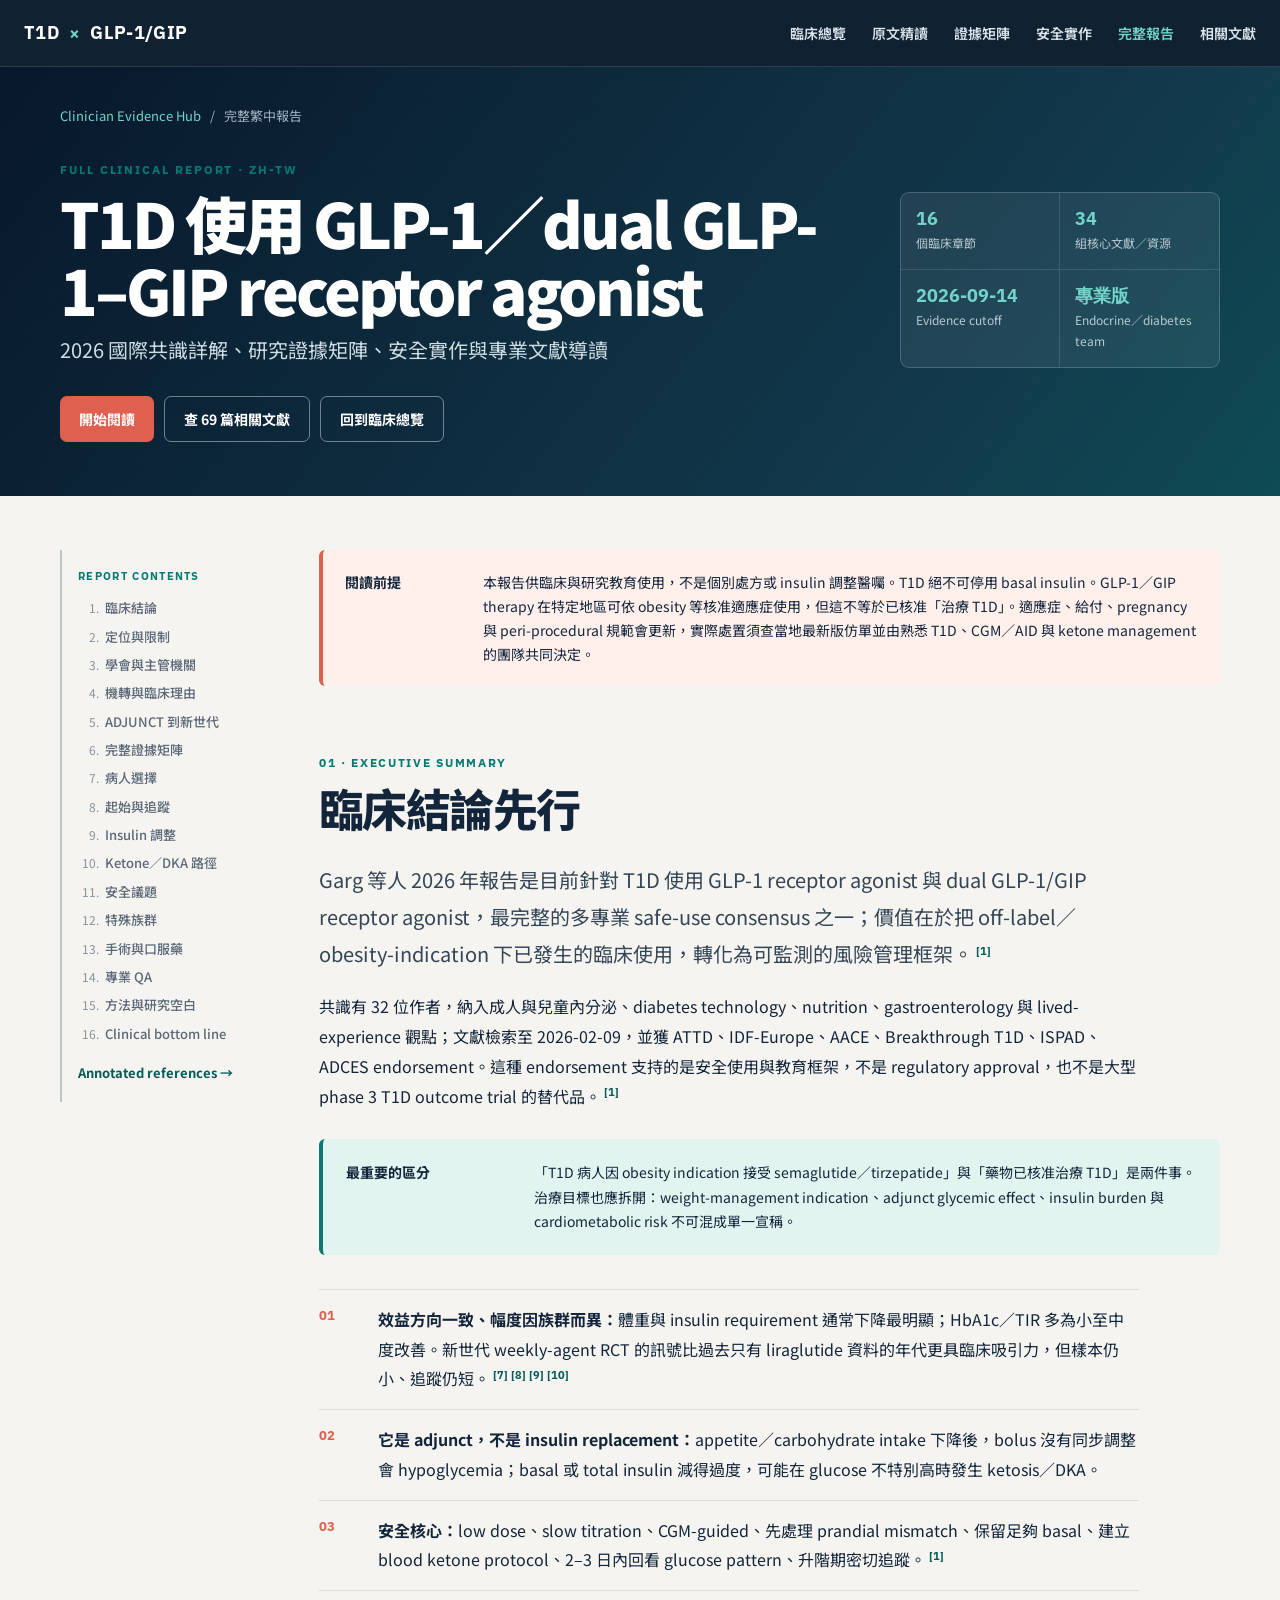
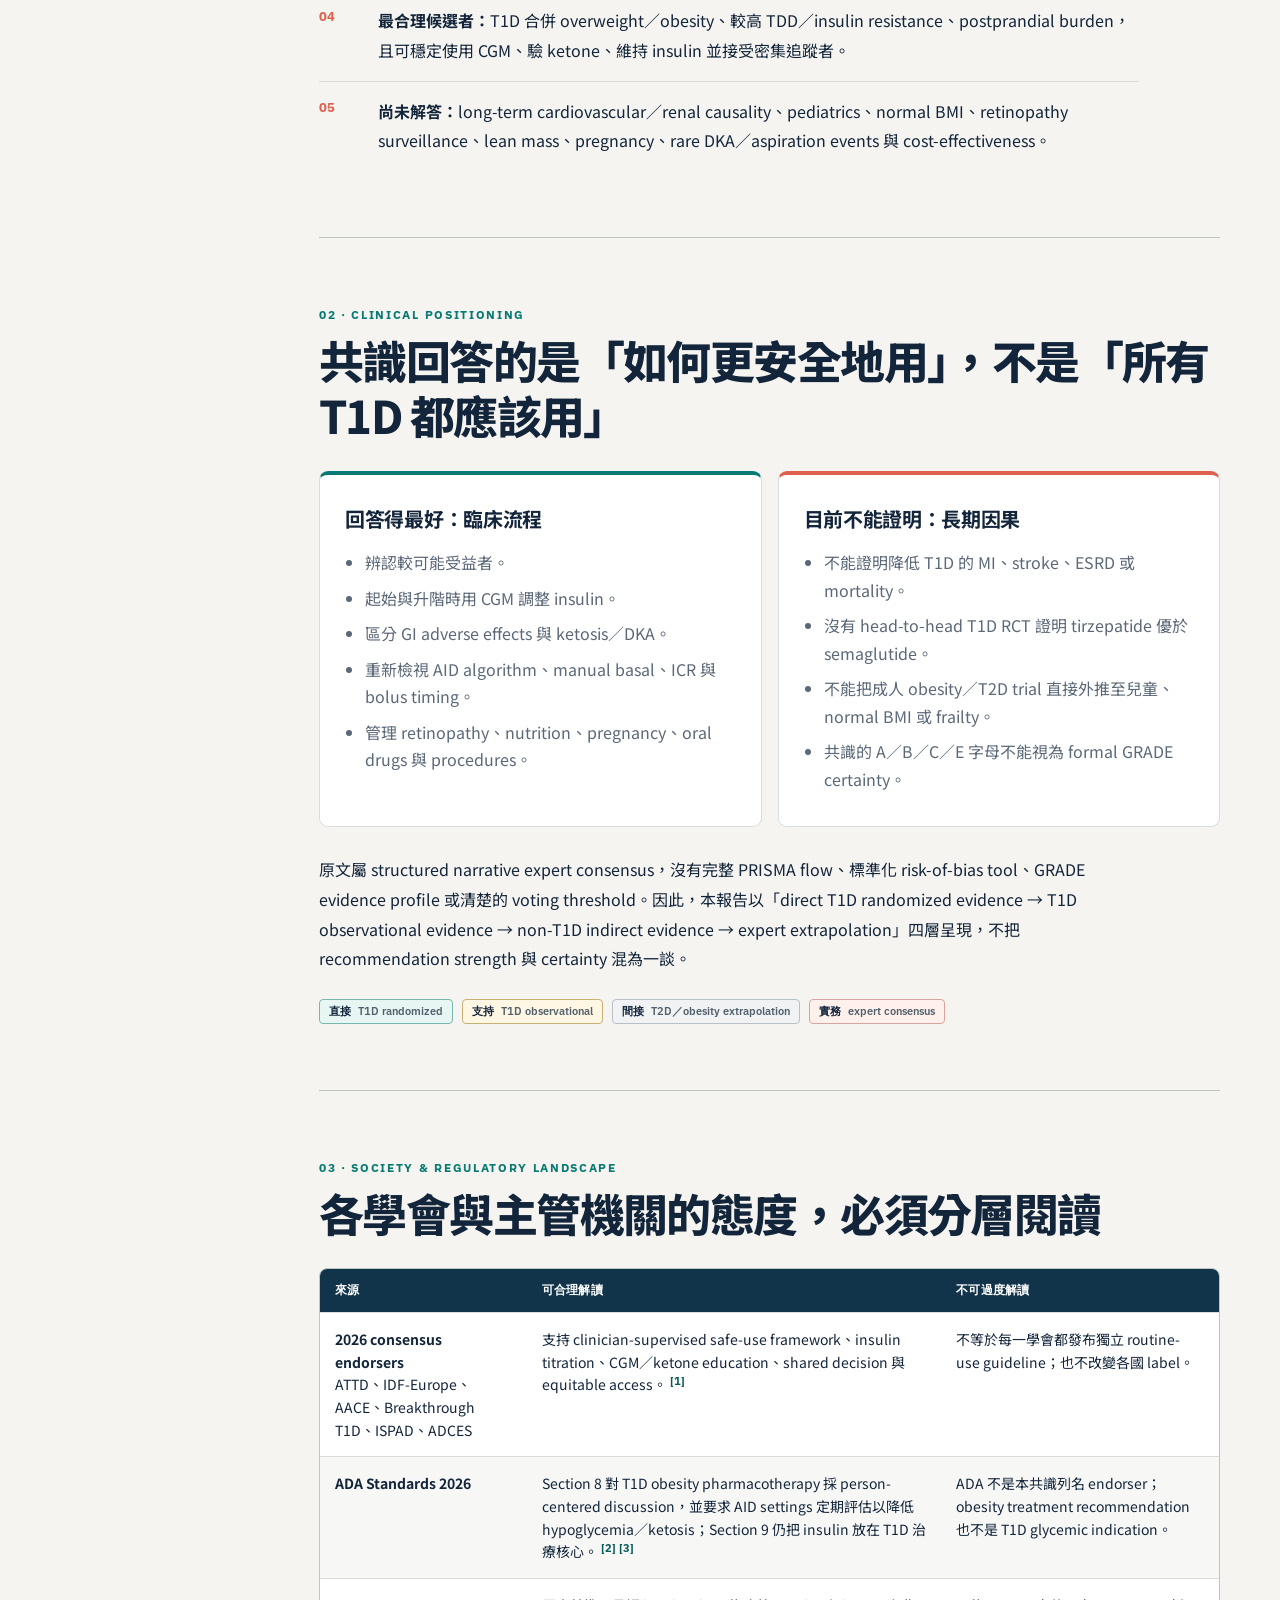
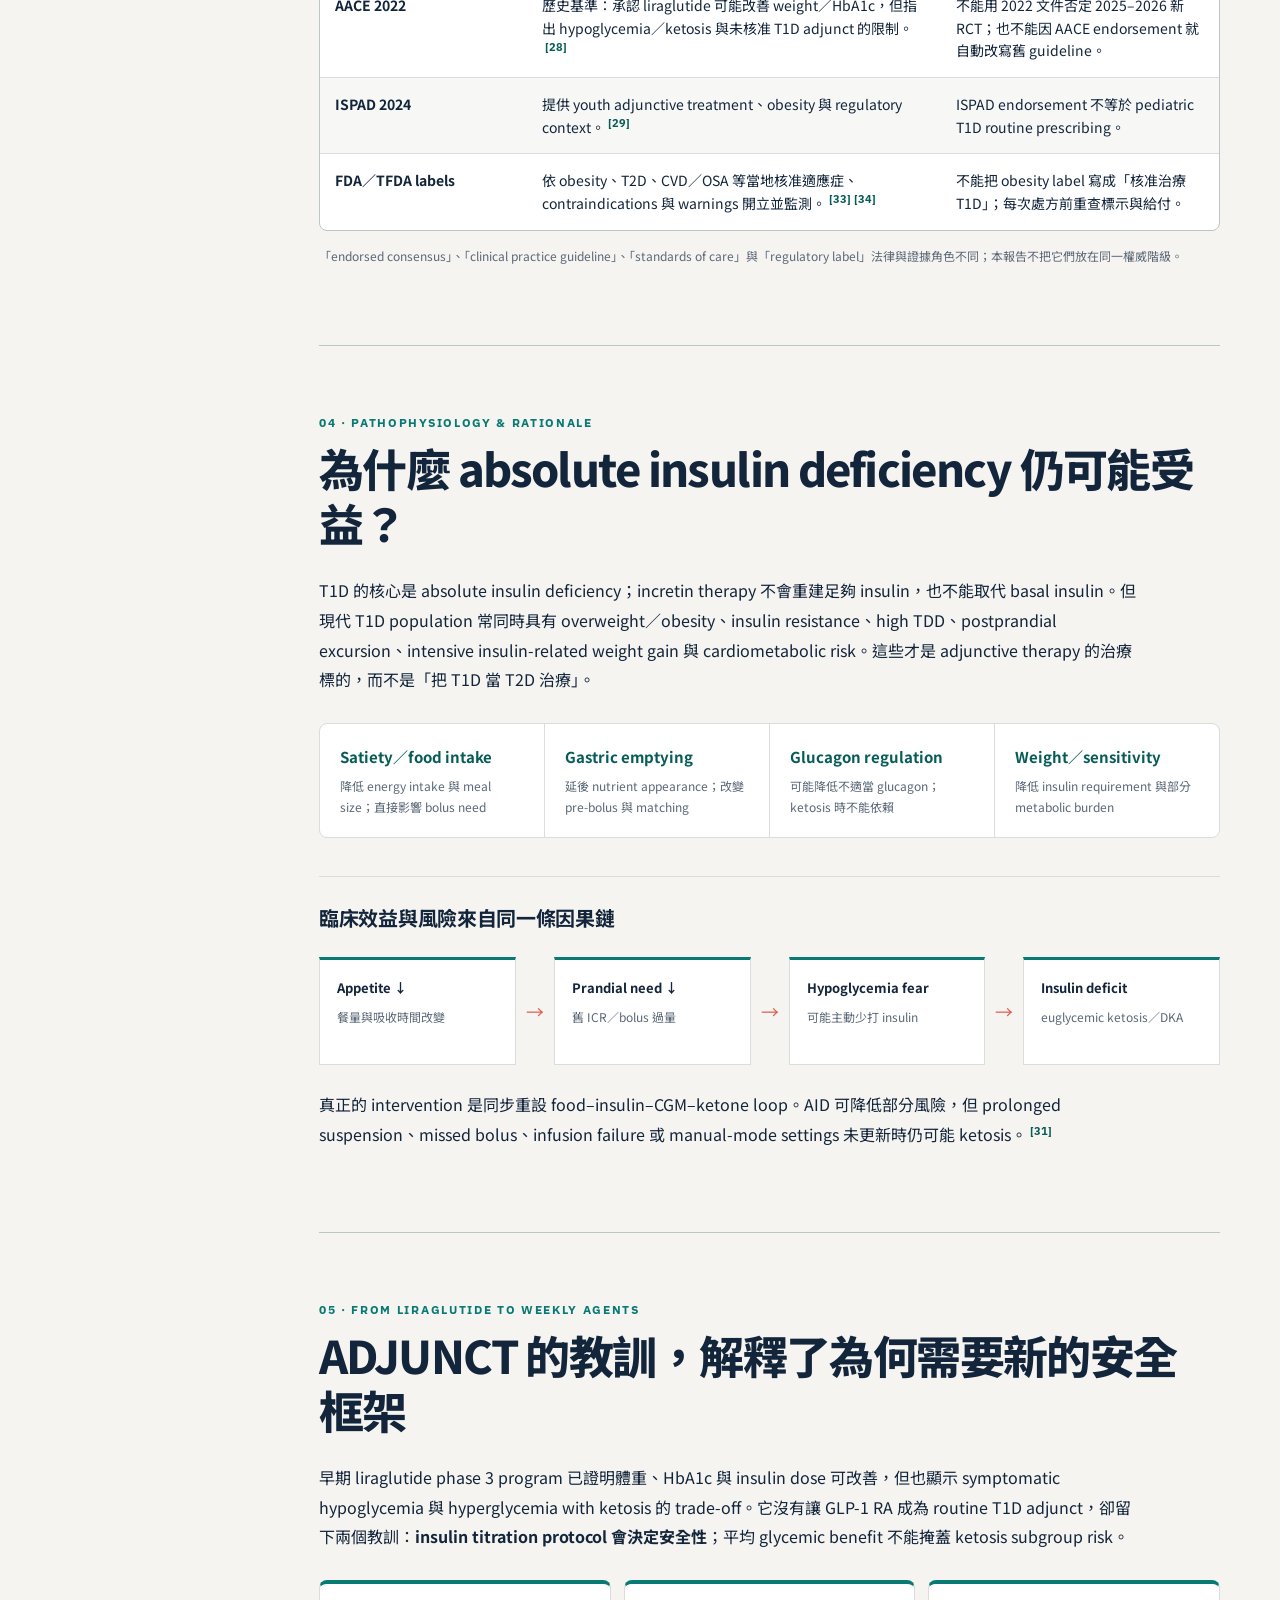
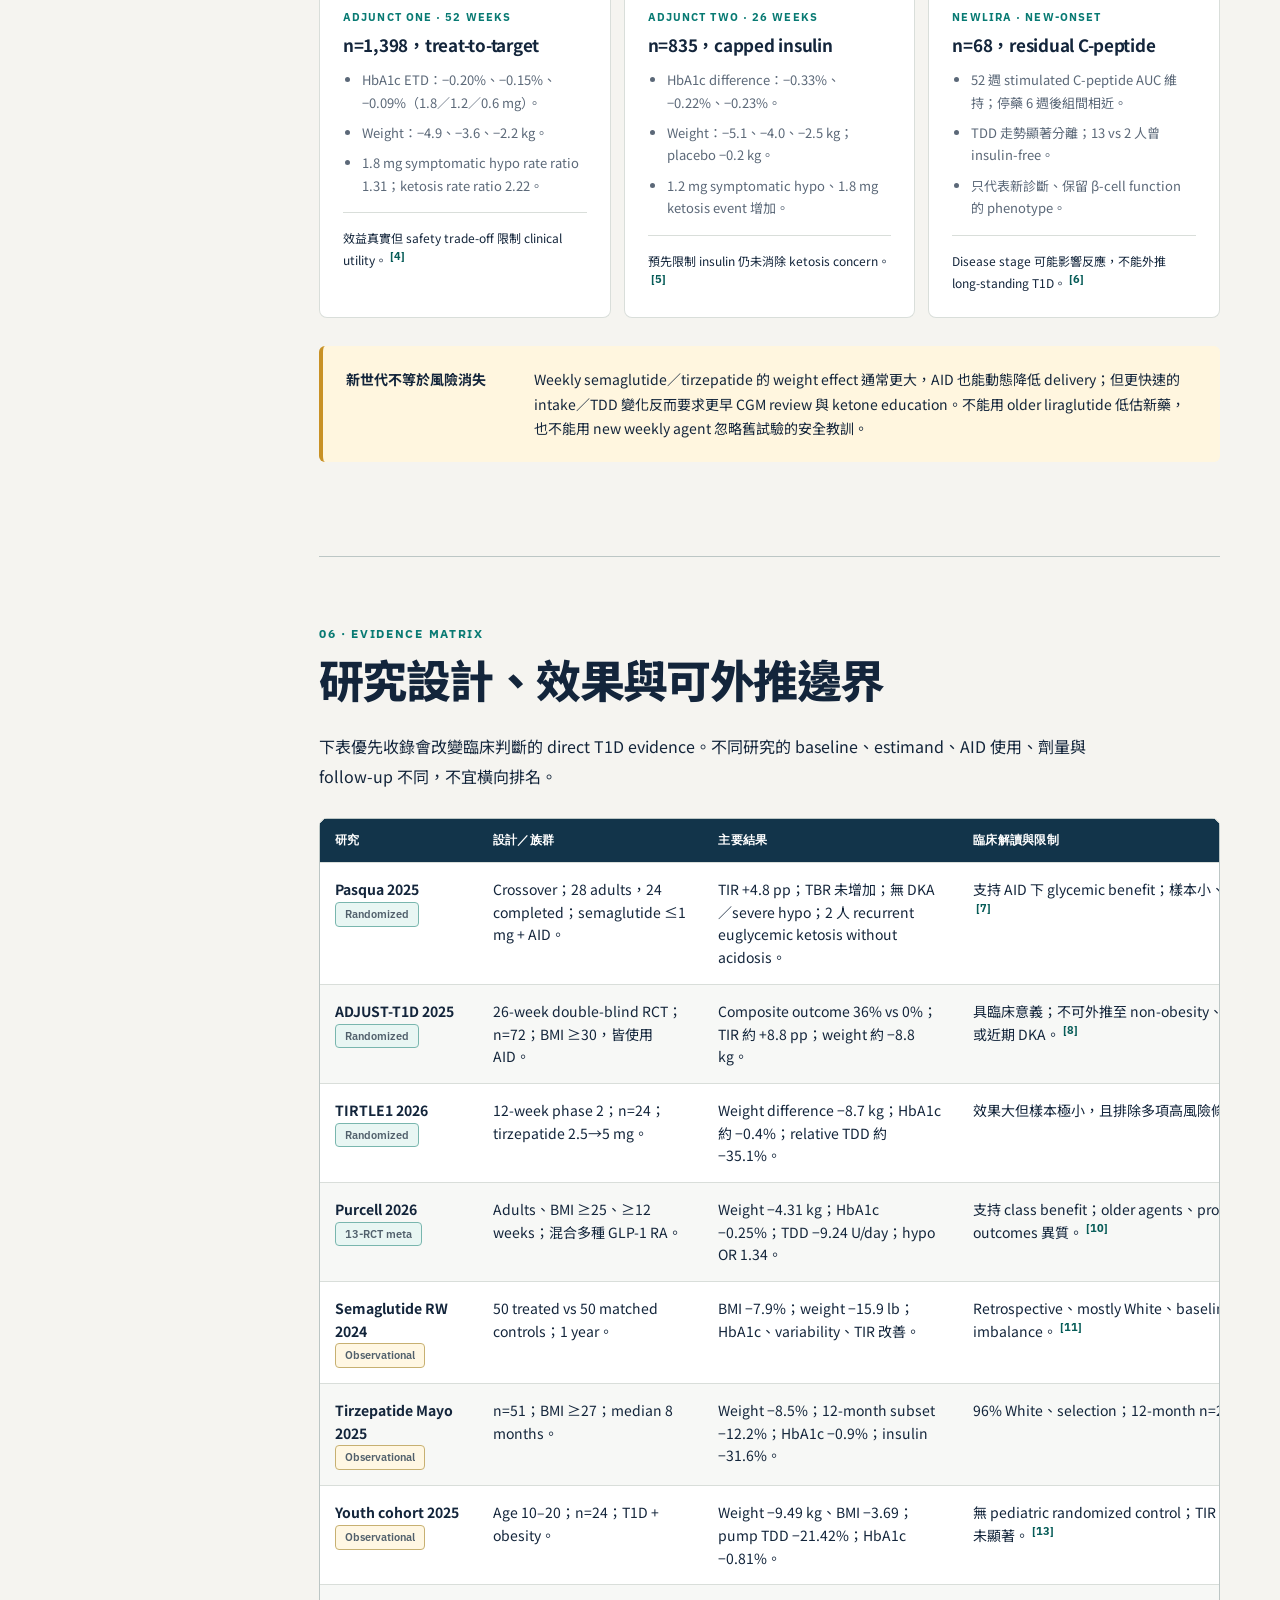
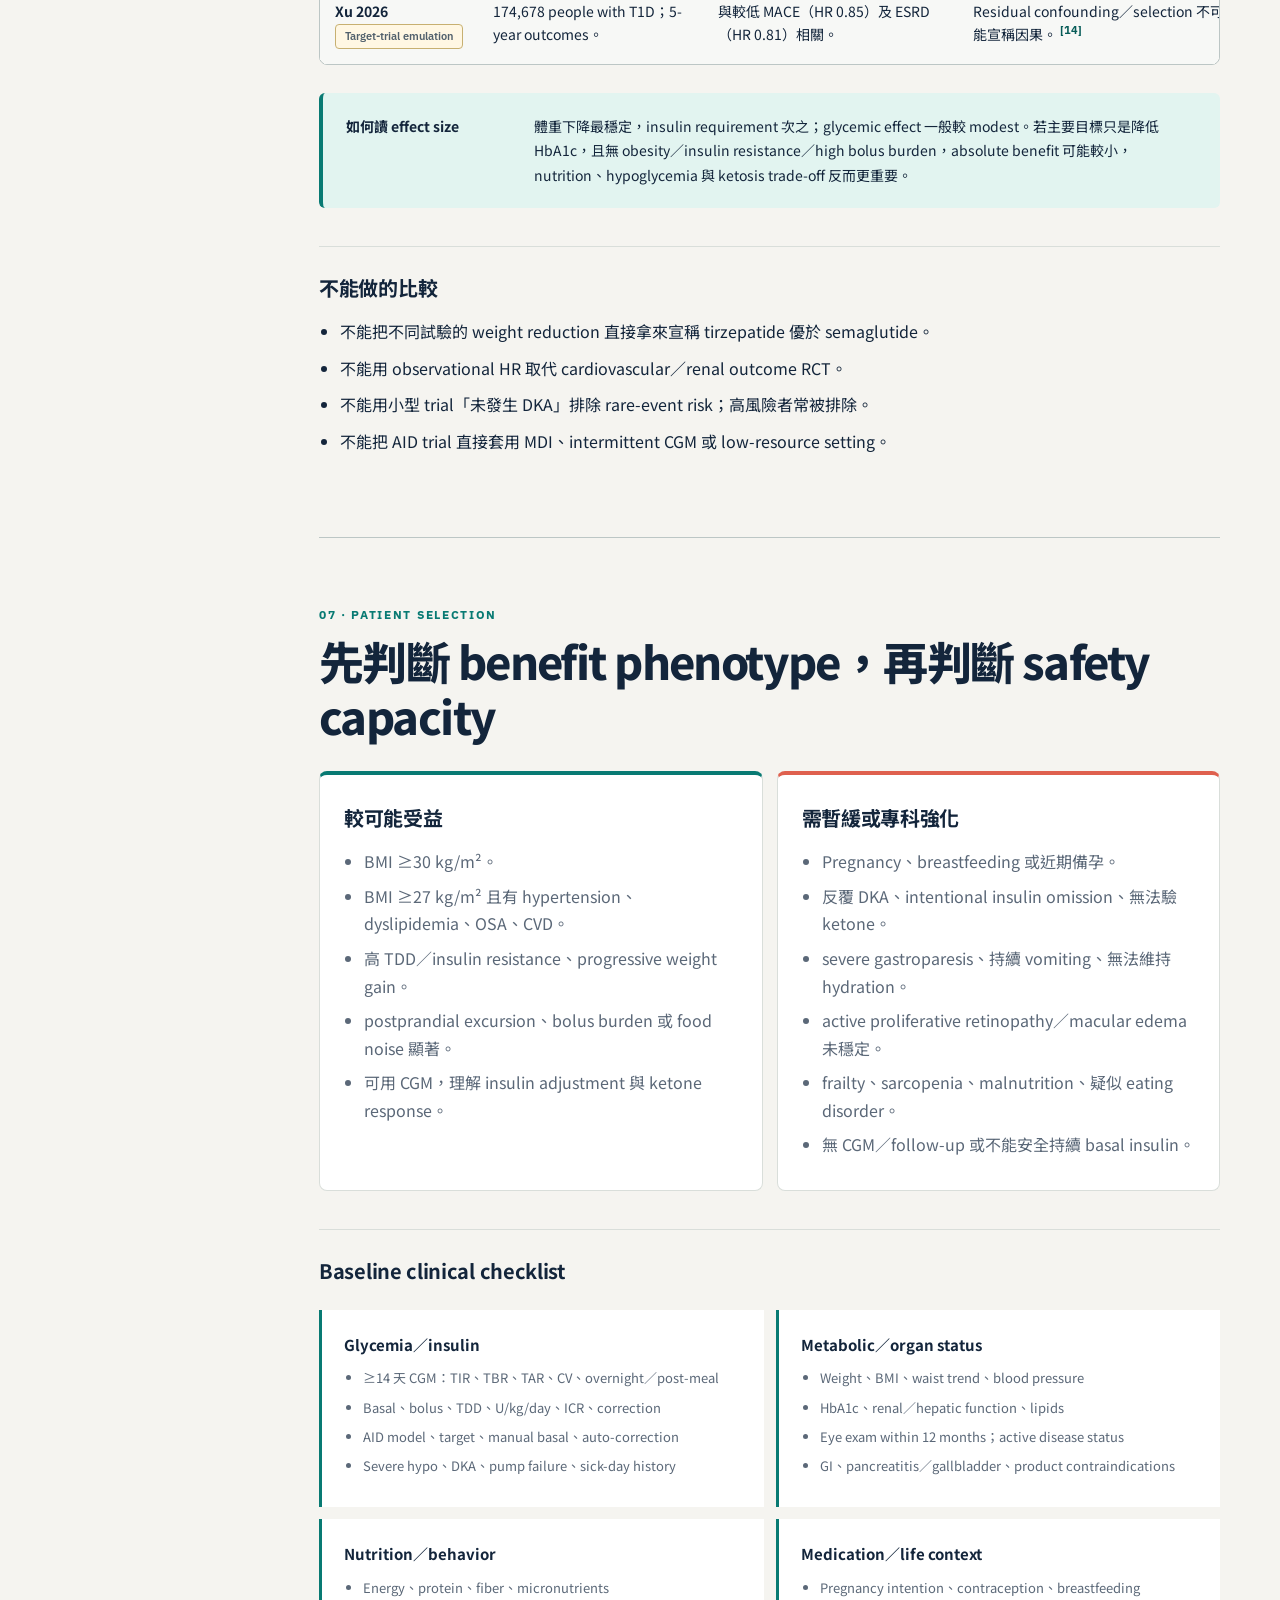
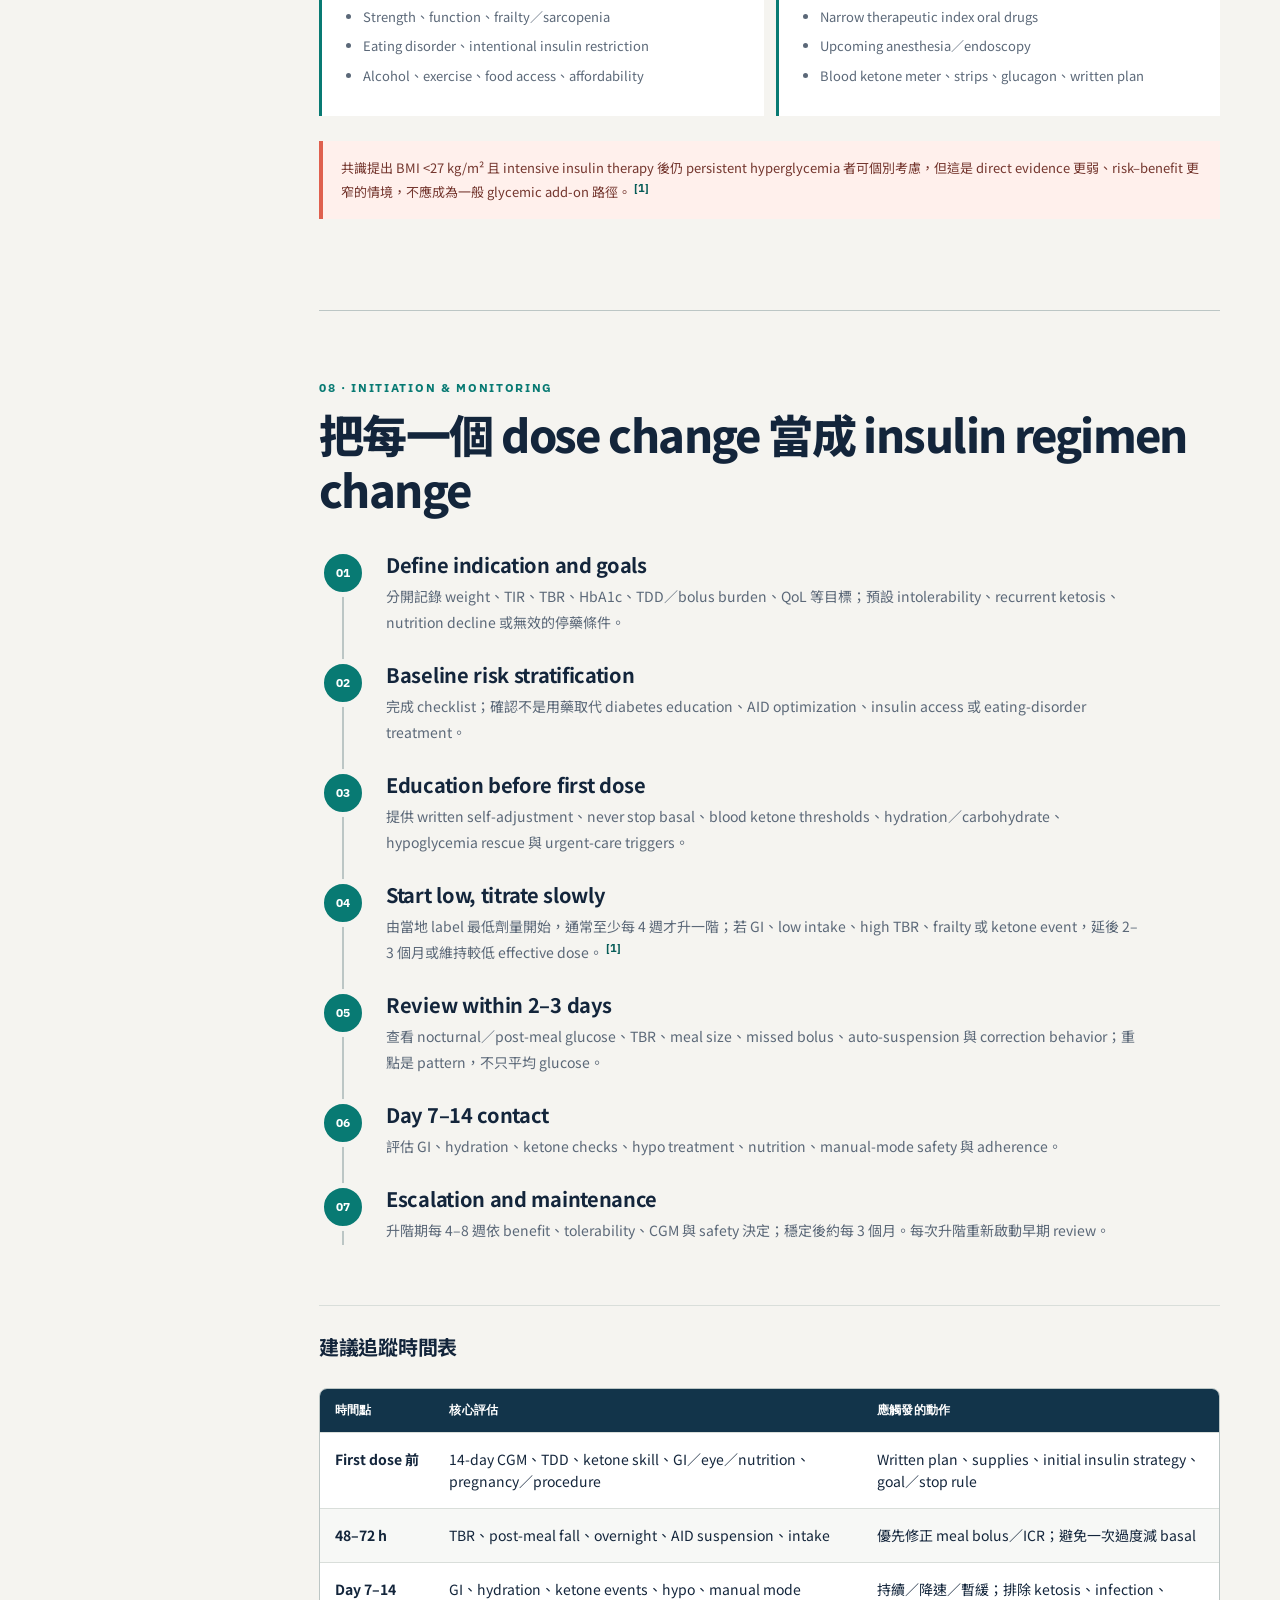
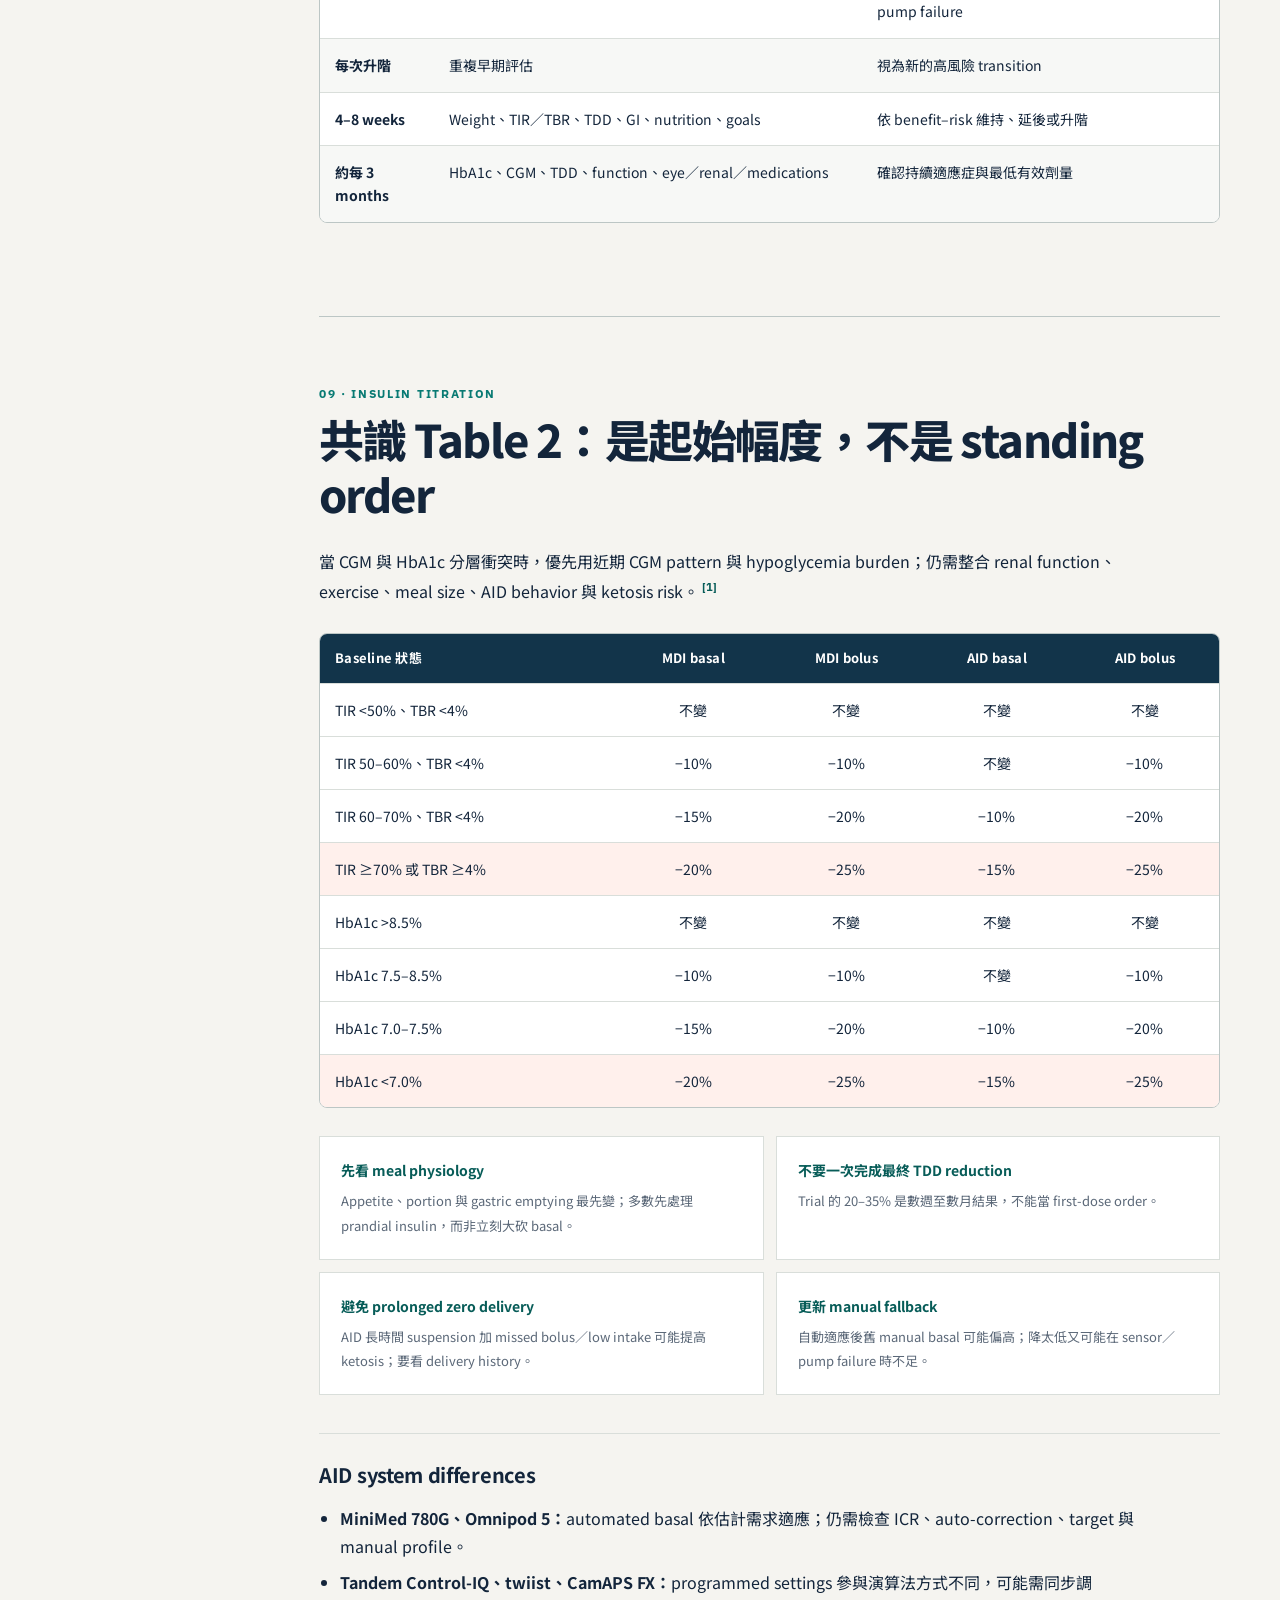
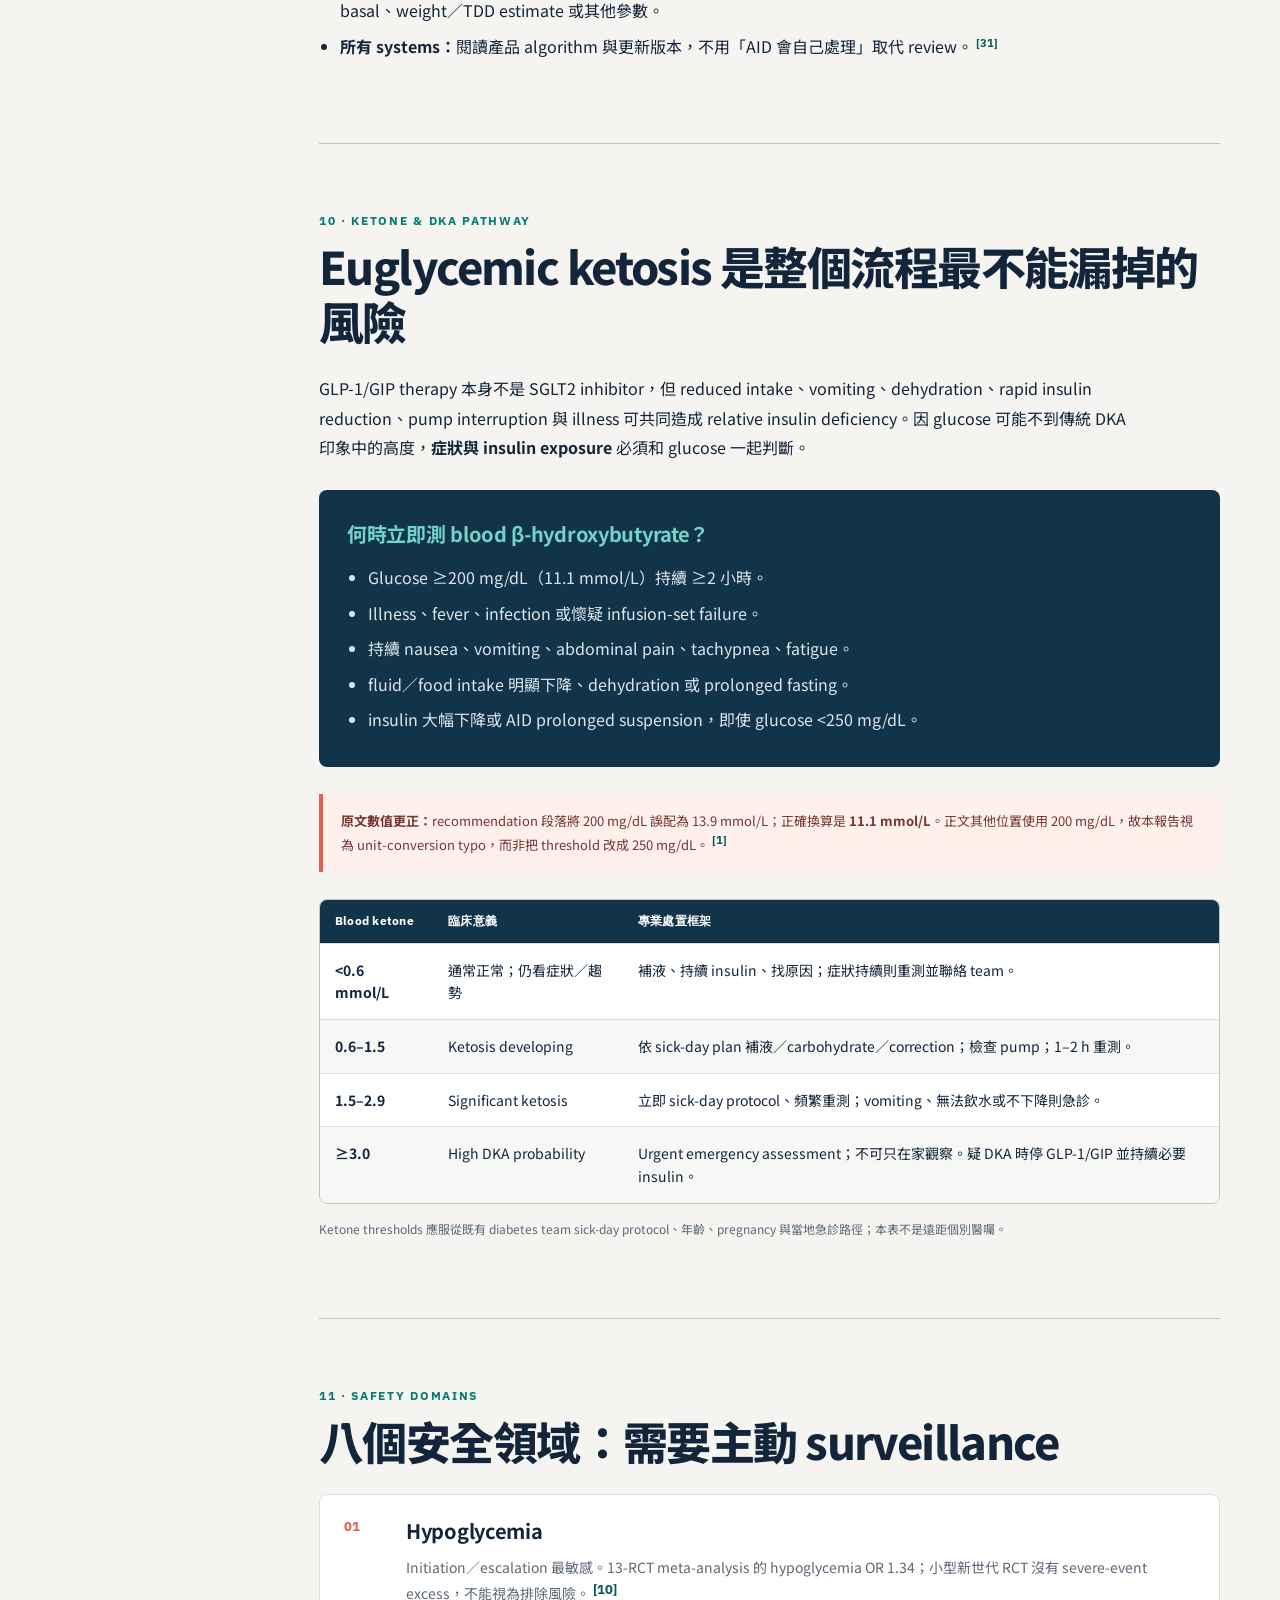
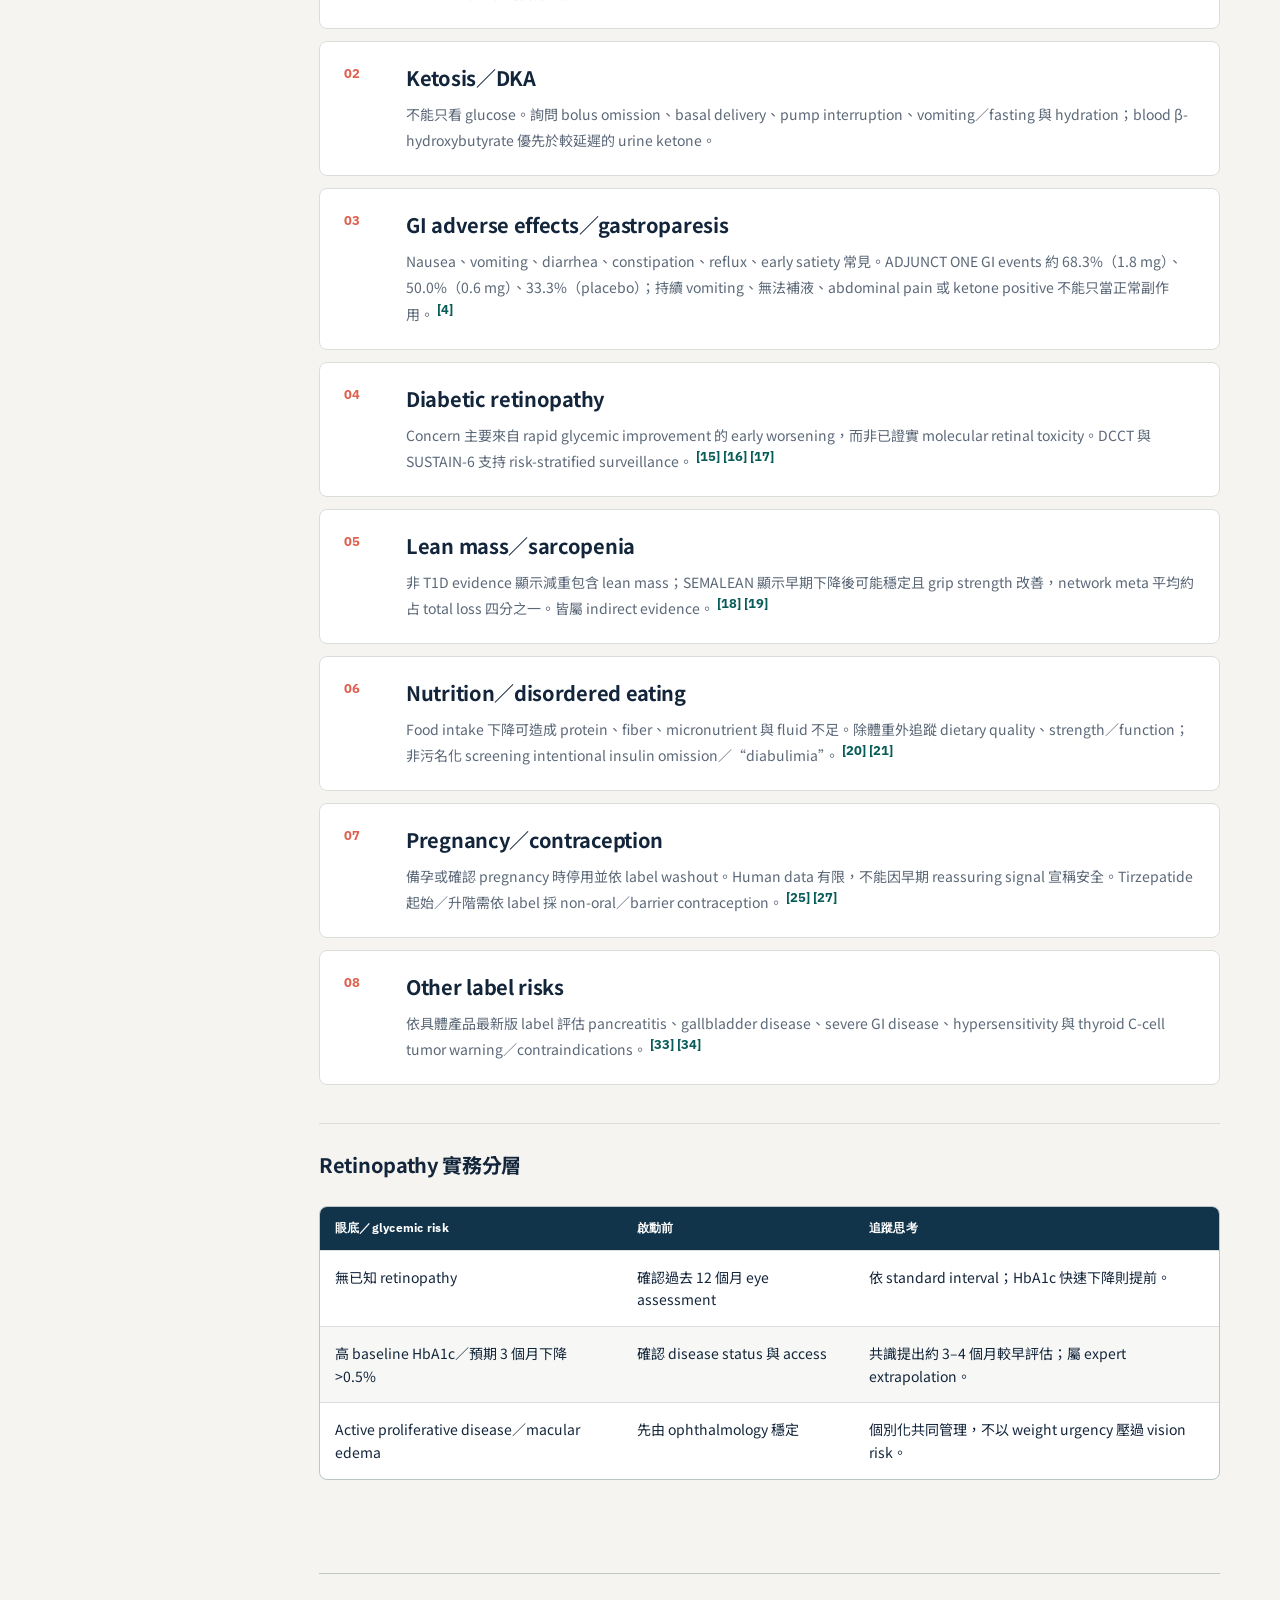
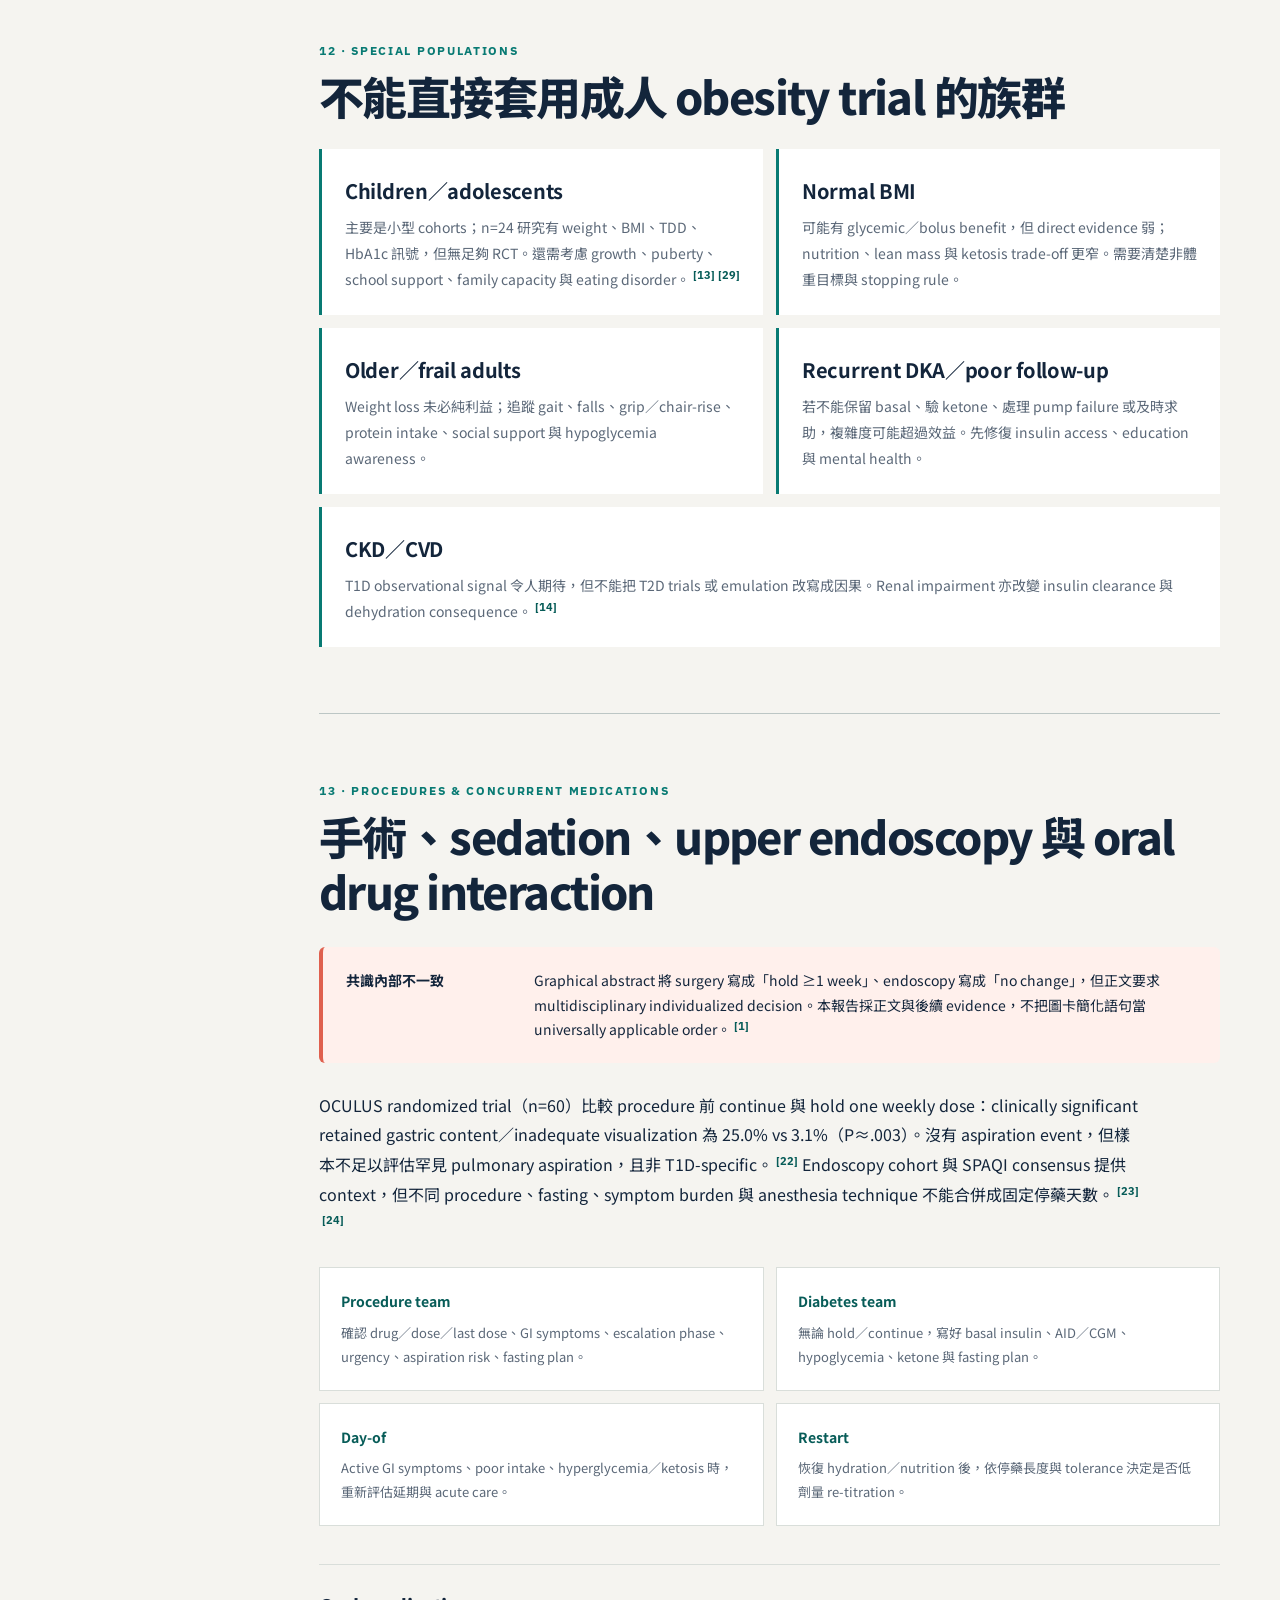
<file: docs/report.html>
<!DOCTYPE html>
<html lang="zh-Hant">
<head>
  <meta charset="utf-8">
  <meta name="viewport" content="width=device-width, initial-scale=1">
  <meta name="description" content="T1D 使用 GLP-1／dual GLP-1–GIP receptor agonist 的 2026 國際共識完整繁體中文專業報告、證據矩陣、安全流程與 annotated references。">
  <title>完整臨床報告｜T1D × GLP-1/GIP</title>
  <link rel="preconnect" href="https://fonts.googleapis.com">
  <link rel="preconnect" href="https://fonts.gstatic.com" crossorigin>
  <link href="https://fonts.googleapis.com/css2?family=IBM+Plex+Sans:wght@400;500;600;700&amp;family=Noto+Sans+TC:wght@400;500;600;700;900&amp;display=swap" rel="stylesheet">
  <link rel="stylesheet" href="assets/style.css">
  <link rel="stylesheet" href="assets/report.css">
</head>
<body class="report-page">
  <a class="skip-link" href="#report-start">跳至報告正文</a>
  <header class="site-header"><nav class="nav wrap" aria-label="主要導覽"><a class="brand" href="index.html">T1D <span>×</span> GLP-1/GIP</a><div class="nav-links"><a href="index.html">臨床總覽</a><a href="original-article.html">原文精讀</a><a href="#evidence">證據矩陣</a><a href="#workflow">安全實作</a><a class="active" href="report.html" aria-current="page">完整報告</a><a href="references.html">相關文獻</a></div></nav></header>

  <section class="report-hero" aria-labelledby="report-title"><div class="report-wrap">
    <p class="report-breadcrumb"><a href="index.html">Clinician Evidence Hub</a><span>/</span>完整繁中報告</p>
    <div class="report-title-grid"><div><p class="kicker">FULL CLINICAL REPORT · ZH-TW</p><h1 id="report-title">T1D 使用 GLP-1／dual GLP-1–GIP receptor agonist</h1><p class="report-subtitle">2026 國際共識詳解、研究證據矩陣、安全實作與專業文獻導讀</p></div>
      <aside class="report-meta" aria-label="報告資訊"><div><b>16</b><span>個臨床章節</span></div><div><b>34</b><span>組核心文獻／資源</span></div><div><b>2026-09-14</b><span>Evidence cutoff</span></div><div><b>專業版</b><span>Endocrine／diabetes team</span></div></aside></div>
    <div class="report-actions"><a class="button primary" href="#report-start">開始閱讀</a><a class="button secondary" href="references.html">查 69 篇相關文獻</a><a class="button secondary" href="index.html">回到臨床總覽</a></div>
  </div></section>

  <div class="report-wrap report-layout">
    <aside class="report-toc" aria-label="報告章節"><p>REPORT CONTENTS</p><ol>
      <li><a href="#report-start">臨床結論</a></li><li><a href="#scope">定位與限制</a></li><li><a href="#positions">學會與主管機關</a></li><li><a href="#rationale">機轉與臨床理由</a></li><li><a href="#historical">ADJUNCT 到新世代</a></li><li><a href="#evidence">完整證據矩陣</a></li><li><a href="#selection">病人選擇</a></li><li><a href="#workflow">起始與追蹤</a></li><li><a href="#dose">Insulin 調整</a></li><li><a href="#ketones">Ketone／DKA 路徑</a></li><li><a href="#risks">安全議題</a></li><li><a href="#special">特殊族群</a></li><li><a href="#procedures">手術與口服藥</a></li><li><a href="#dilemmas">專業 QA</a></li><li><a href="#methods">方法與研究空白</a></li><li><a href="#conclusion">Clinical bottom line</a></li>
    </ol><a class="toc-back" href="#references">Annotated references →</a></aside>

    <main class="report-article">
      <div class="report-disclaimer"><strong>閱讀前提</strong><p>本報告供臨床與研究教育使用，不是個別處方或 insulin 調整醫囑。T1D 絕不可停用 basal insulin。GLP-1／GIP therapy 在特定地區可依 obesity 等核准適應症使用，但這不等於已核准「治療 T1D」。適應症、給付、pregnancy 與 peri-procedural 規範會更新，實際處置須查當地最新版仿單並由熟悉 T1D、CGM／AID 與 ketone management 的團隊共同決定。</p></div>

      <section id="report-start" class="report-section">
        <p class="chapter-number">01 · EXECUTIVE SUMMARY</p><h2>臨床結論先行</h2>
        <p class="report-lead">Garg 等人 2026 年報告是目前針對 T1D 使用 GLP-1 receptor agonist 與 dual GLP-1/GIP receptor agonist，最完整的多專業 safe-use consensus 之一；價值在於把 off-label／obesity-indication 下已發生的臨床使用，轉化為可監測的風險管理框架。<a class="cite" href="#ref-1">[1]</a></p>
        <p>共識有 32 位作者，納入成人與兒童內分泌、diabetes technology、nutrition、gastroenterology 與 lived-experience 觀點；文獻檢索至 2026-02-09，並獲 ATTD、IDF-Europe、AACE、Breakthrough T1D、ISPAD、ADCES endorsement。這種 endorsement 支持的是安全使用與教育框架，不是 regulatory approval，也不是大型 phase 3 T1D outcome trial 的替代品。<a class="cite" href="#ref-1">[1]</a></p>
        <div class="report-callout distinction"><strong>最重要的區分</strong><p>「T1D 病人因 obesity indication 接受 semaglutide／tirzepatide」與「藥物已核准治療 T1D」是兩件事。治療目標也應拆開：weight-management indication、adjunct glycemic effect、insulin burden 與 cardiometabolic risk 不可混成單一宣稱。</p></div>
        <ol class="executive-points">
          <li><span>01</span><p><strong>效益方向一致、幅度因族群而異：</strong>體重與 insulin requirement 通常下降最明顯；HbA1c／TIR 多為小至中度改善。新世代 weekly-agent RCT 的訊號比過去只有 liraglutide 資料的年代更具臨床吸引力，但樣本仍小、追蹤仍短。<a class="cite" href="#ref-7">[7]</a><a class="cite" href="#ref-8">[8]</a><a class="cite" href="#ref-9">[9]</a><a class="cite" href="#ref-10">[10]</a></p></li>
          <li><span>02</span><p><strong>它是 adjunct，不是 insulin replacement：</strong>appetite／carbohydrate intake 下降後，bolus 沒有同步調整會 hypoglycemia；basal 或 total insulin 減得過度，可能在 glucose 不特別高時發生 ketosis／DKA。</p></li>
          <li><span>03</span><p><strong>安全核心：</strong>low dose、slow titration、CGM-guided、先處理 prandial mismatch、保留足夠 basal、建立 blood ketone protocol、2–3 日內回看 glucose pattern、升階期密切追蹤。<a class="cite" href="#ref-1">[1]</a></p></li>
          <li><span>04</span><p><strong>最合理候選者：</strong>T1D 合併 overweight／obesity、較高 TDD／insulin resistance、postprandial burden，且可穩定使用 CGM、驗 ketone、維持 insulin 並接受密集追蹤者。</p></li>
          <li><span>05</span><p><strong>尚未解答：</strong>long-term cardiovascular／renal causality、pediatrics、normal BMI、retinopathy surveillance、lean mass、pregnancy、rare DKA／aspiration events 與 cost-effectiveness。</p></li>
        </ol>
      </section>

      <section id="scope" class="report-section">
        <p class="chapter-number">02 · CLINICAL POSITIONING</p><h2>共識回答的是「如何更安全地用」，不是「所有 T1D 都應該用」</h2>
        <div class="scope-grid"><article><h3>回答得最好：臨床流程</h3><ul><li>辨認較可能受益者。</li><li>起始與升階時用 CGM 調整 insulin。</li><li>區分 GI adverse effects 與 ketosis／DKA。</li><li>重新檢視 AID algorithm、manual basal、ICR 與 bolus timing。</li><li>管理 retinopathy、nutrition、pregnancy、oral drugs 與 procedures。</li></ul></article><article><h3>目前不能證明：長期因果</h3><ul><li>不能證明降低 T1D 的 MI、stroke、ESRD 或 mortality。</li><li>沒有 head-to-head T1D RCT 證明 tirzepatide 優於 semaglutide。</li><li>不能把成人 obesity／T2D trial 直接外推至兒童、normal BMI 或 frailty。</li><li>共識的 A／B／C／E 字母不能視為 formal GRADE certainty。</li></ul></article></div>
        <p>原文屬 structured narrative expert consensus，沒有完整 PRISMA flow、標準化 risk-of-bias tool、GRADE evidence profile 或清楚的 voting threshold。因此，本報告以「direct T1D randomized evidence → T1D observational evidence → non-T1D indirect evidence → expert extrapolation」四層呈現，不把 recommendation strength 與 certainty 混為一談。</p>
        <div class="certainty-key"><span class="certainty direct"><b>直接</b>T1D randomized</span><span class="certainty observed"><b>支持</b>T1D observational</span><span class="certainty indirect"><b>間接</b>T2D／obesity extrapolation</span><span class="certainty expert"><b>實務</b>expert consensus</span></div>
      </section>

      <section id="positions" class="report-section">
        <p class="chapter-number">03 · SOCIETY &amp; REGULATORY LANDSCAPE</p><h2>各學會與主管機關的態度，必須分層閱讀</h2>
        <div class="report-table-wrap"><table class="evidence-table positions-table"><thead><tr><th>來源</th><th>可合理解讀</th><th>不可過度解讀</th></tr></thead><tbody>
          <tr><td><b>2026 consensus endorsers</b><br>ATTD、IDF-Europe、AACE、Breakthrough T1D、ISPAD、ADCES</td><td>支持 clinician-supervised safe-use framework、insulin titration、CGM／ketone education、shared decision 與 equitable access。<a class="cite" href="#ref-1">[1]</a></td><td>不等於每一學會都發布獨立 routine-use guideline；也不改變各國 label。</td></tr>
          <tr><td><b>ADA Standards 2026</b></td><td>Section 8 對 T1D obesity pharmacotherapy 採 person-centered discussion，並要求 AID settings 定期評估以降低 hypoglycemia／ketosis；Section 9 仍把 insulin 放在 T1D 治療核心。<a class="cite" href="#ref-2">[2]</a><a class="cite" href="#ref-3">[3]</a></td><td>ADA 不是本共識列名 endorser；obesity treatment recommendation 也不是 T1D glycemic indication。</td></tr>
          <tr><td><b>AACE 2022</b></td><td>歷史基準：承認 liraglutide 可能改善 weight／HbA1c，但指出 hypoglycemia／ketosis 與未核准 T1D adjunct 的限制。<a class="cite" href="#ref-28">[28]</a></td><td>不能用 2022 文件否定 2025–2026 新 RCT；也不能因 AACE endorsement 就自動改寫舊 guideline。</td></tr>
          <tr><td><b>ISPAD 2024</b></td><td>提供 youth adjunctive treatment、obesity 與 regulatory context。<a class="cite" href="#ref-29">[29]</a></td><td>ISPAD endorsement 不等於 pediatric T1D routine prescribing。</td></tr>
          <tr><td><b>FDA／TFDA labels</b></td><td>依 obesity、T2D、CVD／OSA 等當地核准適應症、contraindications 與 warnings 開立並監測。<a class="cite" href="#ref-33">[33]</a><a class="cite" href="#ref-34">[34]</a></td><td>不能把 obesity label 寫成「核准治療 T1D」；每次處方前重查標示與給付。</td></tr>
        </tbody></table></div><p class="table-note">「endorsed consensus」、「clinical practice guideline」、「standards of care」與「regulatory label」法律與證據角色不同；本報告不把它們放在同一權威階級。</p>
      </section>

      <section id="rationale" class="report-section">
        <p class="chapter-number">04 · PATHOPHYSIOLOGY &amp; RATIONALE</p><h2>為什麼 absolute insulin deficiency 仍可能受益？</h2>
        <p>T1D 的核心是 absolute insulin deficiency；incretin therapy 不會重建足夠 insulin，也不能取代 basal insulin。但現代 T1D population 常同時具有 overweight／obesity、insulin resistance、high TDD、postprandial excursion、intensive insulin-related weight gain 與 cardiometabolic risk。這些才是 adjunctive therapy 的治療標的，而不是「把 T1D 當 T2D 治療」。</p>
        <div class="mechanism-row"><div><b>Satiety／food intake</b><span>降低 energy intake 與 meal size；直接影響 bolus need</span></div><div><b>Gastric emptying</b><span>延後 nutrient appearance；改變 pre-bolus 與 matching</span></div><div><b>Glucagon regulation</b><span>可能降低不適當 glucagon；ketosis 時不能依賴</span></div><div><b>Weight／sensitivity</b><span>降低 insulin requirement 與部分 metabolic burden</span></div></div>
        <h3 class="subsection-heading">臨床效益與風險來自同一條因果鏈</h3><div class="causal-chain"><div><b>Appetite ↓</b><span>餐量與吸收時間改變</span></div><i>→</i><div><b>Prandial need ↓</b><span>舊 ICR／bolus 過量</span></div><i>→</i><div><b>Hypoglycemia fear</b><span>可能主動少打 insulin</span></div><i>→</i><div><b>Insulin deficit</b><span>euglycemic ketosis／DKA</span></div></div>
        <p>真正的 intervention 是同步重設 food–insulin–CGM–ketone loop。AID 可降低部分風險，但 prolonged suspension、missed bolus、infusion failure 或 manual-mode settings 未更新時仍可能 ketosis。<a class="cite" href="#ref-31">[31]</a></p>
      </section>

      <section id="historical" class="report-section">
        <p class="chapter-number">05 · FROM LIRAGLUTIDE TO WEEKLY AGENTS</p><h2>ADJUNCT 的教訓，解釋了為何需要新的安全框架</h2>
        <p>早期 liraglutide phase 3 program 已證明體重、HbA1c 與 insulin dose 可改善，但也顯示 symptomatic hypoglycemia 與 hyperglycemia with ketosis 的 trade-off。它沒有讓 GLP-1 RA 成為 routine T1D adjunct，卻留下兩個教訓：<strong>insulin titration protocol 會決定安全性</strong>；平均 glycemic benefit 不能掩蓋 ketosis subgroup risk。</p>
        <div class="historical-grid">
          <article><p class="evidence-label">ADJUNCT ONE · 52 WEEKS</p><h3>n=1,398，treat-to-target</h3><ul><li>HbA1c ETD：−0.20%、−0.15%、−0.09%（1.8／1.2／0.6 mg）。</li><li>Weight：−4.9、−3.6、−2.2 kg。</li><li>1.8 mg symptomatic hypo rate ratio 1.31；ketosis rate ratio 2.22。</li></ul><p class="interpretation">效益真實但 safety trade-off 限制 clinical utility。<a class="cite" href="#ref-4">[4]</a></p></article>
          <article><p class="evidence-label">ADJUNCT TWO · 26 WEEKS</p><h3>n=835，capped insulin</h3><ul><li>HbA1c difference：−0.33%、−0.22%、−0.23%。</li><li>Weight：−5.1、−4.0、−2.5 kg；placebo −0.2 kg。</li><li>1.2 mg symptomatic hypo、1.8 mg ketosis event 增加。</li></ul><p class="interpretation">預先限制 insulin 仍未消除 ketosis concern。<a class="cite" href="#ref-5">[5]</a></p></article>
          <article><p class="evidence-label">NEWLIRA · NEW-ONSET</p><h3>n=68，residual C-peptide</h3><ul><li>52 週 stimulated C-peptide AUC 維持；停藥 6 週後組間相近。</li><li>TDD 走勢顯著分離；13 vs 2 人曾 insulin-free。</li><li>只代表新診斷、保留 β-cell function 的 phenotype。</li></ul><p class="interpretation">Disease stage 可能影響反應，不能外推 long-standing T1D。<a class="cite" href="#ref-6">[6]</a></p></article>
        </div>
        <div class="report-callout caution"><strong>新世代不等於風險消失</strong><p>Weekly semaglutide／tirzepatide 的 weight effect 通常更大，AID 也能動態降低 delivery；但更快速的 intake／TDD 變化反而要求更早 CGM review 與 ketone education。不能用 older liraglutide 低估新藥，也不能用 new weekly agent 忽略舊試驗的安全教訓。</p></div>
      </section>

      <section id="evidence" class="report-section">
        <p class="chapter-number">06 · EVIDENCE MATRIX</p><h2>研究設計、效果與可外推邊界</h2><p>下表優先收錄會改變臨床判斷的 direct T1D evidence。不同研究的 baseline、estimand、AID 使用、劑量與 follow-up 不同，不宜橫向排名。</p>
        <div class="report-table-wrap wide-table-wrap"><table class="evidence-table study-matrix"><thead><tr><th>研究</th><th>設計／族群</th><th>主要結果</th><th>臨床解讀與限制</th></tr></thead><tbody>
          <tr><td><b>Pasqua 2025</b><br><span class="certainty direct">Randomized</span></td><td>Crossover；28 adults，24 completed；semaglutide ≤1 mg + AID。</td><td>TIR +4.8 pp；TBR 未增加；無 DKA／severe hypo；2 人 recurrent euglycemic ketosis without acidosis。</td><td>支持 AID 下 glycemic benefit；樣本小、短期。<a class="cite" href="#ref-7">[7]</a></td></tr>
          <tr><td><b>ADJUST-T1D 2025</b><br><span class="certainty direct">Randomized</span></td><td>26-week double-blind RCT；n=72；BMI ≥30，皆使用 AID。</td><td>Composite outcome 36% vs 0%；TIR 約 +8.8 pp；weight 約 −8.8 kg。</td><td>具臨床意義；不可外推至 non-obesity、未用 AID 或近期 DKA。<a class="cite" href="#ref-8">[8]</a></td></tr>
          <tr><td><b>TIRTLE1 2026</b><br><span class="certainty direct">Randomized</span></td><td>12-week phase 2；n=24；tirzepatide 2.5→5 mg。</td><td>Weight difference −8.7 kg；HbA1c 約 −0.4%；relative TDD 約 −35.1%。</td><td>效果大但樣本極小，且排除多項高風險條件。<a class="cite" href="#ref-9">[9]</a></td></tr>
          <tr><td><b>Purcell 2026</b><br><span class="certainty direct">13-RCT meta</span></td><td>Adults、BMI ≥25、≥12 weeks；混合多種 GLP-1 RA。</td><td>Weight −4.31 kg；HbA1c −0.25%；TDD −9.24 U/day；hypo OR 1.34。</td><td>支持 class benefit；older agents、protocol 與 outcomes 異質。<a class="cite" href="#ref-10">[10]</a></td></tr>
          <tr><td><b>Semaglutide RW 2024</b><br><span class="certainty observed">Observational</span></td><td>50 treated vs 50 matched controls；1 year。</td><td>BMI −7.9%；weight −15.9 lb；HbA1c、variability、TIR 改善。</td><td>Retrospective、mostly White、baseline imbalance。<a class="cite" href="#ref-11">[11]</a></td></tr>
          <tr><td><b>Tirzepatide Mayo 2025</b><br><span class="certainty observed">Observational</span></td><td>n=51；BMI ≥27；median 8 months。</td><td>Weight −8.5%；12-month subset −12.2%；HbA1c −0.9%；insulin −31.6%。</td><td>96% White、selection；12-month n=26。<a class="cite" href="#ref-12">[12]</a></td></tr>
          <tr><td><b>Youth cohort 2025</b><br><span class="certainty observed">Observational</span></td><td>Age 10–20；n=24；T1D + obesity。</td><td>Weight −9.49 kg、BMI −3.69；pump TDD −21.42%；HbA1c −0.81%。</td><td>無 pediatric randomized control；TIR change 未顯著。<a class="cite" href="#ref-13">[13]</a></td></tr>
          <tr><td><b>Xu 2026</b><br><span class="certainty observed">Target-trial emulation</span></td><td>174,678 people with T1D；5-year outcomes。</td><td>與較低 MACE（HR 0.85）及 ESRD（HR 0.81）相關。</td><td>Residual confounding／selection 不可排除，不能宣稱因果。<a class="cite" href="#ref-14">[14]</a></td></tr>
        </tbody></table></div>
        <div class="report-callout distinction"><strong>如何讀 effect size</strong><p>體重下降最穩定，insulin requirement 次之；glycemic effect 一般較 modest。若主要目標只是降低 HbA1c，且無 obesity／insulin resistance／high bolus burden，absolute benefit 可能較小，nutrition、hypoglycemia 與 ketosis trade-off 反而更重要。</p></div>
        <h3 class="subsection-heading">不能做的比較</h3><ul class="dense-list"><li>不能把不同試驗的 weight reduction 直接拿來宣稱 tirzepatide 優於 semaglutide。</li><li>不能用 observational HR 取代 cardiovascular／renal outcome RCT。</li><li>不能用小型 trial「未發生 DKA」排除 rare-event risk；高風險者常被排除。</li><li>不能把 AID trial 直接套用 MDI、intermittent CGM 或 low-resource setting。</li></ul>
      </section>

      <section id="selection" class="report-section">
        <p class="chapter-number">07 · PATIENT SELECTION</p><h2>先判斷 benefit phenotype，再判斷 safety capacity</h2>
        <div class="selection-columns"><div><h3>較可能受益</h3><ul><li>BMI ≥30 kg/m²。</li><li>BMI ≥27 kg/m² 且有 hypertension、dyslipidemia、OSA、CVD。</li><li>高 TDD／insulin resistance、progressive weight gain。</li><li>postprandial excursion、bolus burden 或 food noise 顯著。</li><li>可用 CGM，理解 insulin adjustment 與 ketone response。</li></ul></div><div><h3>需暫緩或專科強化</h3><ul><li>Pregnancy、breastfeeding 或近期備孕。</li><li>反覆 DKA、intentional insulin omission、無法驗 ketone。</li><li>severe gastroparesis、持續 vomiting、無法維持 hydration。</li><li>active proliferative retinopathy／macular edema 未穩定。</li><li>frailty、sarcopenia、malnutrition、疑似 eating disorder。</li><li>無 CGM／follow-up 或不能安全持續 basal insulin。</li></ul></div></div>
        <h3 class="subsection-heading">Baseline clinical checklist</h3><div class="checklist-grid">
          <article><h4>Glycemia／insulin</h4><ul><li>≥14 天 CGM：TIR、TBR、TAR、CV、overnight／post-meal</li><li>Basal、bolus、TDD、U/kg/day、ICR、correction</li><li>AID model、target、manual basal、auto-correction</li><li>Severe hypo、DKA、pump failure、sick-day history</li></ul></article>
          <article><h4>Metabolic／organ status</h4><ul><li>Weight、BMI、waist trend、blood pressure</li><li>HbA1c、renal／hepatic function、lipids</li><li>Eye exam within 12 months；active disease status</li><li>GI、pancreatitis／gallbladder、product contraindications</li></ul></article>
          <article><h4>Nutrition／behavior</h4><ul><li>Energy、protein、fiber、micronutrients</li><li>Strength、function、frailty／sarcopenia</li><li>Eating disorder、intentional insulin restriction</li><li>Alcohol、exercise、food access、affordability</li></ul></article>
          <article><h4>Medication／life context</h4><ul><li>Pregnancy intention、contraception、breastfeeding</li><li>Narrow therapeutic index oral drugs</li><li>Upcoming anesthesia／endoscopy</li><li>Blood ketone meter、strips、glucagon、written plan</li></ul></article>
        </div>
        <p class="source-note standalone">共識提出 BMI &lt;27 kg/m² 且 intensive insulin therapy 後仍 persistent hyperglycemia 者可個別考慮，但這是 direct evidence 更弱、risk–benefit 更窄的情境，不應成為一般 glycemic add-on 路徑。<a class="cite" href="#ref-1">[1]</a></p>
      </section>

      <section id="workflow" class="report-section">
        <p class="chapter-number">08 · INITIATION &amp; MONITORING</p><h2>把每一個 dose change 當成 insulin regimen change</h2>
        <ol class="report-flow">
          <li><span>01</span><div><h3>Define indication and goals</h3><p>分開記錄 weight、TIR、TBR、HbA1c、TDD／bolus burden、QoL 等目標；預設 intolerability、recurrent ketosis、nutrition decline 或無效的停藥條件。</p></div></li>
          <li><span>02</span><div><h3>Baseline risk stratification</h3><p>完成 checklist；確認不是用藥取代 diabetes education、AID optimization、insulin access 或 eating-disorder treatment。</p></div></li>
          <li><span>03</span><div><h3>Education before first dose</h3><p>提供 written self-adjustment、never stop basal、blood ketone thresholds、hydration／carbohydrate、hypoglycemia rescue 與 urgent-care triggers。</p></div></li>
          <li><span>04</span><div><h3>Start low, titrate slowly</h3><p>由當地 label 最低劑量開始，通常至少每 4 週才升一階；若 GI、low intake、high TBR、frailty 或 ketone event，延後 2–3 個月或維持較低 effective dose。<a class="cite" href="#ref-1">[1]</a></p></div></li>
          <li><span>05</span><div><h3>Review within 2–3 days</h3><p>查看 nocturnal／post-meal glucose、TBR、meal size、missed bolus、auto-suspension 與 correction behavior；重點是 pattern，不只平均 glucose。</p></div></li>
          <li><span>06</span><div><h3>Day 7–14 contact</h3><p>評估 GI、hydration、ketone checks、hypo treatment、nutrition、manual-mode safety 與 adherence。</p></div></li>
          <li><span>07</span><div><h3>Escalation and maintenance</h3><p>升階期每 4–8 週依 benefit、tolerability、CGM 與 safety 決定；穩定後約每 3 個月。每次升階重新啟動早期 review。</p></div></li>
        </ol>
        <h3 class="subsection-heading">建議追蹤時間表</h3><div class="report-table-wrap"><table class="evidence-table monitoring-table"><thead><tr><th>時間點</th><th>核心評估</th><th>應觸發的動作</th></tr></thead><tbody>
          <tr><td><b>First dose 前</b></td><td>14-day CGM、TDD、ketone skill、GI／eye／nutrition、pregnancy／procedure</td><td>Written plan、supplies、initial insulin strategy、goal／stop rule</td></tr>
          <tr><td><b>48–72 h</b></td><td>TBR、post-meal fall、overnight、AID suspension、intake</td><td>優先修正 meal bolus／ICR；避免一次過度減 basal</td></tr>
          <tr><td><b>Day 7–14</b></td><td>GI、hydration、ketone events、hypo、manual mode</td><td>持續／降速／暫緩；排除 ketosis、infection、pump failure</td></tr>
          <tr><td><b>每次升階</b></td><td>重複早期評估</td><td>視為新的高風險 transition</td></tr>
          <tr><td><b>4–8 weeks</b></td><td>Weight、TIR／TBR、TDD、GI、nutrition、goals</td><td>依 benefit–risk 維持、延後或升階</td></tr>
          <tr><td><b>約每 3 months</b></td><td>HbA1c、CGM、TDD、function、eye／renal／medications</td><td>確認持續適應症與最低有效劑量</td></tr>
        </tbody></table></div>
      </section>

      <section id="dose" class="report-section">
        <p class="chapter-number">09 · INSULIN TITRATION</p><h2>共識 Table 2：是起始幅度，不是 standing order</h2>
        <p>當 CGM 與 HbA1c 分層衝突時，優先用近期 CGM pattern 與 hypoglycemia burden；仍需整合 renal function、exercise、meal size、AID behavior 與 ketosis risk。<a class="cite" href="#ref-1">[1]</a></p>
        <div class="report-table-wrap"><table class="report-dose-table"><thead><tr><th>Baseline 狀態</th><th>MDI basal</th><th>MDI bolus</th><th>AID basal</th><th>AID bolus</th></tr></thead><tbody>
          <tr><td>TIR &lt;50%、TBR &lt;4%</td><td>不變</td><td>不變</td><td>不變</td><td>不變</td></tr><tr><td>TIR 50–60%、TBR &lt;4%</td><td>−10%</td><td>−10%</td><td>不變</td><td>−10%</td></tr><tr><td>TIR 60–70%、TBR &lt;4%</td><td>−15%</td><td>−20%</td><td>−10%</td><td>−20%</td></tr><tr class="risk-row"><td>TIR ≥70% 或 TBR ≥4%</td><td>−20%</td><td>−25%</td><td>−15%</td><td>−25%</td></tr><tr><td>HbA1c &gt;8.5%</td><td>不變</td><td>不變</td><td>不變</td><td>不變</td></tr><tr><td>HbA1c 7.5–8.5%</td><td>−10%</td><td>−10%</td><td>不變</td><td>−10%</td></tr><tr><td>HbA1c 7.0–7.5%</td><td>−15%</td><td>−20%</td><td>−10%</td><td>−20%</td></tr><tr class="risk-row"><td>HbA1c &lt;7.0%</td><td>−20%</td><td>−25%</td><td>−15%</td><td>−25%</td></tr>
        </tbody></table></div>
        <div class="practice-principles"><article><b>先看 meal physiology</b><p>Appetite、portion 與 gastric emptying 最先變；多數先處理 prandial insulin，而非立刻大砍 basal。</p></article><article><b>不要一次完成最終 TDD reduction</b><p>Trial 的 20–35% 是數週至數月結果，不能當 first-dose order。</p></article><article><b>避免 prolonged zero delivery</b><p>AID 長時間 suspension 加 missed bolus／low intake 可能提高 ketosis；要看 delivery history。</p></article><article><b>更新 manual fallback</b><p>自動適應後舊 manual basal 可能偏高；降太低又可能在 sensor／pump failure 時不足。</p></article></div>
        <h3 class="subsection-heading">AID system differences</h3><ul class="dense-list"><li><strong>MiniMed 780G、Omnipod 5：</strong>automated basal 依估計需求適應；仍需檢查 ICR、auto-correction、target 與 manual profile。</li><li><strong>Tandem Control-IQ、twiist、CamAPS FX：</strong>programmed settings 參與演算法方式不同，可能需同步調 basal、weight／TDD estimate 或其他參數。</li><li><strong>所有 systems：</strong>閱讀產品 algorithm 與更新版本，不用「AID 會自己處理」取代 review。<a class="cite" href="#ref-31">[31]</a></li></ul>
      </section>

      <section id="ketones" class="report-section">
        <p class="chapter-number">10 · KETONE &amp; DKA PATHWAY</p><h2>Euglycemic ketosis 是整個流程最不能漏掉的風險</h2>
        <p>GLP-1/GIP therapy 本身不是 SGLT2 inhibitor，但 reduced intake、vomiting、dehydration、rapid insulin reduction、pump interruption 與 illness 可共同造成 relative insulin deficiency。因 glucose 可能不到傳統 DKA 印象中的高度，<strong>症狀與 insulin exposure</strong> 必須和 glucose 一起判斷。</p>
        <div class="ketone-trigger"><h3>何時立即測 blood β-hydroxybutyrate？</h3><ul><li>Glucose ≥200 mg/dL（11.1 mmol/L）持續 ≥2 小時。</li><li>Illness、fever、infection 或懷疑 infusion-set failure。</li><li>持續 nausea、vomiting、abdominal pain、tachypnea、fatigue。</li><li>fluid／food intake 明顯下降、dehydration 或 prolonged fasting。</li><li>insulin 大幅下降或 AID prolonged suspension，即使 glucose &lt;250 mg/dL。</li></ul></div>
        <p class="source-note standalone"><strong>原文數值更正：</strong>recommendation 段落將 200 mg/dL 誤配為 13.9 mmol/L；正確換算是 <strong>11.1 mmol/L</strong>。正文其他位置使用 200 mg/dL，故本報告視為 unit-conversion typo，而非把 threshold 改成 250 mg/dL。<a class="cite" href="#ref-1">[1]</a></p>
        <div class="report-table-wrap"><table class="evidence-table action-table"><thead><tr><th>Blood ketone</th><th>臨床意義</th><th>專業處置框架</th></tr></thead><tbody>
          <tr><td><b>&lt;0.6 mmol/L</b></td><td>通常正常；仍看症狀／趨勢</td><td>補液、持續 insulin、找原因；症狀持續則重測並聯絡 team。</td></tr><tr><td><b>0.6–1.5</b></td><td>Ketosis developing</td><td>依 sick-day plan 補液／carbohydrate／correction；檢查 pump；1–2 h 重測。</td></tr><tr><td><b>1.5–2.9</b></td><td>Significant ketosis</td><td>立即 sick-day protocol、頻繁重測；vomiting、無法飲水或不下降則急診。</td></tr><tr class="risk-row"><td><b>≥3.0</b></td><td>High DKA probability</td><td>Urgent emergency assessment；不可只在家觀察。疑 DKA 時停 GLP-1/GIP 並持續必要 insulin。</td></tr>
        </tbody></table></div><p class="table-note">Ketone thresholds 應服從既有 diabetes team sick-day protocol、年齡、pregnancy 與當地急診路徑；本表不是遠距個別醫囑。</p>
      </section>

      <section id="risks" class="report-section">
        <p class="chapter-number">11 · SAFETY DOMAINS</p><h2>八個安全領域：需要主動 surveillance</h2>
        <div class="risk-chapters">
          <article><span>01</span><div><h3>Hypoglycemia</h3><p>Initiation／escalation 最敏感。13-RCT meta-analysis 的 hypoglycemia OR 1.34；小型新世代 RCT 沒有 severe-event excess，不能視為排除風險。<a class="cite" href="#ref-10">[10]</a></p></div></article>
          <article><span>02</span><div><h3>Ketosis／DKA</h3><p>不能只看 glucose。詢問 bolus omission、basal delivery、pump interruption、vomiting／fasting 與 hydration；blood β-hydroxybutyrate 優先於較延遲的 urine ketone。</p></div></article>
          <article><span>03</span><div><h3>GI adverse effects／gastroparesis</h3><p>Nausea、vomiting、diarrhea、constipation、reflux、early satiety 常見。ADJUNCT ONE GI events 約 68.3%（1.8 mg）、50.0%（0.6 mg）、33.3%（placebo）；持續 vomiting、無法補液、abdominal pain 或 ketone positive 不能只當正常副作用。<a class="cite" href="#ref-4">[4]</a></p></div></article>
          <article><span>04</span><div><h3>Diabetic retinopathy</h3><p>Concern 主要來自 rapid glycemic improvement 的 early worsening，而非已證實 molecular retinal toxicity。DCCT 與 SUSTAIN-6 支持 risk-stratified surveillance。<a class="cite" href="#ref-15">[15]</a><a class="cite" href="#ref-16">[16]</a><a class="cite" href="#ref-17">[17]</a></p></div></article>
          <article><span>05</span><div><h3>Lean mass／sarcopenia</h3><p>非 T1D evidence 顯示減重包含 lean mass；SEMALEAN 顯示早期下降後可能穩定且 grip strength 改善，network meta 平均約占 total loss 四分之一。皆屬 indirect evidence。<a class="cite" href="#ref-18">[18]</a><a class="cite" href="#ref-19">[19]</a></p></div></article>
          <article><span>06</span><div><h3>Nutrition／disordered eating</h3><p>Food intake 下降可造成 protein、fiber、micronutrient 與 fluid 不足。除體重外追蹤 dietary quality、strength／function；非污名化 screening intentional insulin omission／“diabulimia”。<a class="cite" href="#ref-20">[20]</a><a class="cite" href="#ref-21">[21]</a></p></div></article>
          <article><span>07</span><div><h3>Pregnancy／contraception</h3><p>備孕或確認 pregnancy 時停用並依 label washout。Human data 有限，不能因早期 reassuring signal 宣稱安全。Tirzepatide 起始／升階需依 label 採 non-oral／barrier contraception。<a class="cite" href="#ref-25">[25]</a><a class="cite" href="#ref-27">[27]</a></p></div></article>
          <article><span>08</span><div><h3>Other label risks</h3><p>依具體產品最新版 label 評估 pancreatitis、gallbladder disease、severe GI disease、hypersensitivity 與 thyroid C-cell tumor warning／contraindications。<a class="cite" href="#ref-33">[33]</a><a class="cite" href="#ref-34">[34]</a></p></div></article>
        </div>
        <h3 class="subsection-heading">Retinopathy 實務分層</h3><div class="report-table-wrap"><table class="evidence-table"><thead><tr><th>眼底／glycemic risk</th><th>啟動前</th><th>追蹤思考</th></tr></thead><tbody><tr><td>無已知 retinopathy</td><td>確認過去 12 個月 eye assessment</td><td>依 standard interval；HbA1c 快速下降則提前。</td></tr><tr><td>高 baseline HbA1c／預期 3 個月下降 &gt;0.5%</td><td>確認 disease status 與 access</td><td>共識提出約 3–4 個月較早評估；屬 expert extrapolation。</td></tr><tr><td>Active proliferative disease／macular edema</td><td>先由 ophthalmology 穩定</td><td>個別化共同管理，不以 weight urgency 壓過 vision risk。</td></tr></tbody></table></div>
      </section>

      <section id="special" class="report-section">
        <p class="chapter-number">12 · SPECIAL POPULATIONS</p><h2>不能直接套用成人 obesity trial 的族群</h2>
        <div class="special-grid"><article><h3>Children／adolescents</h3><p>主要是小型 cohorts；n=24 研究有 weight、BMI、TDD、HbA1c 訊號，但無足夠 RCT。還需考慮 growth、puberty、school support、family capacity 與 eating disorder。<a class="cite" href="#ref-13">[13]</a><a class="cite" href="#ref-29">[29]</a></p></article><article><h3>Normal BMI</h3><p>可能有 glycemic／bolus benefit，但 direct evidence 弱；nutrition、lean mass 與 ketosis trade-off 更窄。需要清楚非體重目標與 stopping rule。</p></article><article><h3>Older／frail adults</h3><p>Weight loss 未必純利益；追蹤 gait、falls、grip／chair-rise、protein intake、social support 與 hypoglycemia awareness。</p></article><article><h3>Recurrent DKA／poor follow-up</h3><p>若不能保留 basal、驗 ketone、處理 pump failure 或及時求助，複雜度可能超過效益。先修復 insulin access、education 與 mental health。</p></article><article><h3>CKD／CVD</h3><p>T1D observational signal 令人期待，但不能把 T2D trials 或 emulation 改寫成因果。Renal impairment 亦改變 insulin clearance 與 dehydration consequence。<a class="cite" href="#ref-14">[14]</a></p></article></div>
      </section>

      <section id="procedures" class="report-section">
        <p class="chapter-number">13 · PROCEDURES &amp; CONCURRENT MEDICATIONS</p><h2>手術、sedation、upper endoscopy 與 oral drug interaction</h2>
        <div class="report-callout stop"><strong>共識內部不一致</strong><p>Graphical abstract 將 surgery 寫成「hold ≥1 week」、endoscopy 寫成「no change」，但正文要求 multidisciplinary individualized decision。本報告採正文與後續 evidence，不把圖卡簡化語句當 universally applicable order。<a class="cite" href="#ref-1">[1]</a></p></div>
        <p>OCULUS randomized trial（n=60）比較 procedure 前 continue 與 hold one weekly dose：clinically significant retained gastric content／inadequate visualization 為 25.0% vs 3.1%（P≈.003）。沒有 aspiration event，但樣本不足以評估罕見 pulmonary aspiration，且非 T1D-specific。<a class="cite" href="#ref-22">[22]</a> Endoscopy cohort 與 SPAQI consensus 提供 context，但不同 procedure、fasting、symptom burden 與 anesthesia technique 不能合併成固定停藥天數。<a class="cite" href="#ref-23">[23]</a><a class="cite" href="#ref-24">[24]</a></p>
        <div class="procedure-plan"><article><b>Procedure team</b><p>確認 drug／dose／last dose、GI symptoms、escalation phase、urgency、aspiration risk、fasting plan。</p></article><article><b>Diabetes team</b><p>無論 hold／continue，寫好 basal insulin、AID／CGM、hypoglycemia、ketone 與 fasting plan。</p></article><article><b>Day-of</b><p>Active GI symptoms、poor intake、hyperglycemia／ketosis 時，重新評估延期與 acute care。</p></article><article><b>Restart</b><p>恢復 hydration／nutrition 後，依停藥長度與 tolerance 決定是否低劑量 re-titration。</p></article></div>
        <h3 class="subsection-heading">Oral medication</h3><ul class="dense-list"><li><strong>Oral contraceptives：</strong>tirzepatide 5 mg 單次使 ethinylestradiol Cmax 下降 59%、AUC 下降 21%；initiation／escalation 依 label 採 barrier 或 non-oral contraception。<a class="cite" href="#ref-25">[25]</a></li><li><strong>Levothyroxine：</strong>oral semaglutide interaction study 顯示 pharmacokinetic change；route 不同，但提醒 narrow-index drugs 要依臨床指標監測。<a class="cite" href="#ref-26">[26]</a></li><li><strong>所有 oral drugs：</strong>評估 delayed gastric emptying、vomiting、fasting 與 absorption timing，不能只看 interaction database。</li></ul>
      </section>

      <section id="dilemmas" class="report-section">
        <p class="chapter-number">14 · PROFESSIONAL CLINICAL Q&amp;A</p><h2>十個不能一句話回答的專業問題</h2>
        <div class="professional-qa">
          <details open><summary><span>01</span>可以當成 T1D 的降血糖藥嗎？</summary><div><p>較精確是：可在部分 T1D 產生 adjunct glycemic benefit，但不能稱為已取得 T1D glycemic indication。處方基礎常是 obesity indication，目標可同時含 weight、TIR、TDD 與 burden；病歷應分別記錄 indication 與 expected adjunct benefit。</p></div></details>
          <details><summary><span>02</span>應選 semaglutide 還是 tirzepatide？</summary><div><p>無 T1D head-to-head RCT。不可用不同試驗的體重數字判定優劣；依當地 label／access、GI tolerance、weight goal、oral contraception、preference 與團隊經驗選擇。</p></div></details>
          <details><summary><span>03</span>第一劑前是否預減 insulin？</summary><div><p>依 TIR／TBR、recent CGM、meal pattern 與 AID／MDI。Table 2 是 starting framework；baseline hyperglycemia 且無 TBR 可不預減。重點是 2–3 日內 review，不是一次完成最終 TDD reduction。</p></div></details>
          <details><summary><span>04</span>AID 能自動防止 hypoglycemia 與 DKA？</summary><div><p>不能。AID 可減 delivery，但 meal bolus、manual profile、infusion failure、sensor interruption、auto-mode exit 與 prolonged suspension 都需人工管理；正常 glucose 仍不排除 insulin-deficient ketosis。</p></div></details>
          <details><summary><span>05</span>Nausea 是副作用還是 DKA warning？</summary><div><p>兩者皆可能。若輕微短暫且 hydration／food／insulin 維持可觀察；若持續 vomiting、abdominal pain、tachypnea、dehydration、insulin reduction／pump issue，立即測 blood ketone。Glucose &lt;250 mg/dL 不排除 DKA。</p></div></details>
          <details><summary><span>06</span>既有 retinopathy 是絕對禁忌？</summary><div><p>不是簡單 class-wide contraindication，但 active proliferative disease／macular edema 應先穩定。風險重點是既有病變、高 HbA1c 與 rapid improvement；治療與眼底追蹤需協調。</p></div></details>
          <details><summary><span>07</span>BMI &lt;27 但 HbA1c 不佳，可以用？</summary><div><p>共識允許個別考慮，但 evidence 弱、weight／lean mass／nutrition trade-off 窄。先優化 delivery、ICR／timing、AID、adherence、lipohypertrophy、gastroparesis、睡眠、心理與 social factors；需要非體重目標與 stopping rule。</p></div></details>
          <details><summary><span>08</span>何時停止或暫停升階？</summary><div><p>Recurrent ketosis／DKA、無法維持 basal、持續 vomiting／dehydration、malnutrition／functional decline、unmanageable hypo、pregnancy、procedure risk 未解決或沒有 meaningful benefit。低於 maximal dose 有效時不必強迫升滿。</p></div></details>
          <details><summary><span>09</span>體重下降後不再符合 BMI 門檻，應停藥？</summary><div><p>共識不支持因治療成功後 BMI／HbA1c 下降就自動撤藥；依原 indication、maintenance、tolerability、safety 與 payer rules 評估。突然中斷時預期 appetite、weight、insulin need 回升，先寫 transition plan。<a class="cite" href="#ref-1">[1]</a></p></div></details>
          <details><summary><span>10</span>最需要告知病人的 uncertainty？</summary><div><p>Long-term T1D cardiorenal benefit 尚無 randomized outcomes proof；rare DKA／aspiration frequency 未知；pediatric、normal-BMI、pregnancy、frailty 與 advanced microvascular disease 資料不足。Shared decision 應區分 direct evidence 與 extrapolation。</p></div></details>
        </div>
      </section>

      <section id="methods" class="report-section">
        <p class="chapter-number">15 · METHODS, BIAS &amp; RESEARCH AGENDA</p><h2>如何解讀 endorsement、利益衝突與下一階段研究？</h2>
        <p>共識優點是國際、多專業、納入 lived experience，且臨床細節可操作。Structured search 涵蓋 MEDLINE、PubMed、Cochrane 至 2026-02-09。限制是 formal systematic-review methods、risk-of-bias、GRADE 與 voting／quorum 資訊不足；long-term T1D evidence 多為 retrospective／observational。<a class="cite" href="#ref-1">[1]</a></p>
        <div class="methods-grid"><article><h3>Funding／COI</h3><p>Consensus process 由 diaTribe Foundation 資助，medical writer 亦由其支持；多位作者揭露與 Novo Nordisk、Eli Lilly 及 device companies 的關係。Disclosure 不推翻內容，但要求分開 recommendation、direct data 與 inference。</p></article><article><h3>Phase 3 underway</h3><p>SURPASS-T1D-1（NCT06914895）與 SURPASS-T1D-2（NCT06962280）補足較大 tirzepatide evidence；截至 cutoff 無結果，registration 不能支持 efficacy。<a class="cite" href="#ref-32">[32]</a></p></article><article><h3>Priority questions</h3><p>Minimum effective dose、normal BMI、pediatric、retinopathy、lean mass／nutrition、DKA prediction、CV／renal outcomes、PRO、equity 與 cost-effectiveness。</p></article></div>
        <h3 class="subsection-heading">Evidence uncertainty registry</h3><div class="report-table-wrap"><table class="evidence-table"><thead><tr><th>問題</th><th>目前最佳答案</th><th>需要的研究</th></tr></thead><tbody><tr><td>Long-term MACE／ESRD？</td><td>Observational association，不能證因果。</td><td>Pragmatic RCT／prospective comparative study。</td></tr><tr><td>哪一藥／劑量最佳？</td><td>無 head-to-head；maximal dose 不等於 minimum effective。</td><td>Head-to-head、dose-ranging trials。</td></tr><tr><td>正常 BMI？</td><td>可能 glycemic benefit，risk–benefit 未知。</td><td>RCT with nutrition／lean-mass endpoints。</td></tr><tr><td>Retinopathy interval？</td><td>Rapid-control literature + expert extrapolation。</td><td>T1D prospective retinal imaging substudy。</td></tr><tr><td>Pediatric？</td><td>小型 observational signal。</td><td>Age-stratified RCT with growth／puberty outcomes。</td></tr><tr><td>Procedure 前 hold？</td><td>個別化；有 retained-content RCT signal。</td><td>T1D protocol study + rare-event registry。</td></tr></tbody></table></div>
      </section>

      <section id="conclusion" class="report-section report-conclusion">
        <p class="chapter-number">16 · CLINICAL BOTTOM LINE</p><h2>決策不是「用或不用」，而是能否安全管理連鎖變化</h2><p>最可能受益的是 overweight／obesity、insulin resistance 或 postprandial burden 高，且具備 CGM、ketone monitoring、可靠 insulin access 與密切追蹤能力者。</p>
        <div class="conclusion-grid"><div><h3>可以合理討論</h3><p>顯著 weight reduction、較少 bolus／TDD，以及小至中度 HbA1c／TIR improvement；個別病人可能有 QoL／burden benefit。</p></div><div><h3>目前不能承諾</h3><p>已核准治療 T1D、已證實 cardiorenal protection、沒有 DKA／hypoglycemia risk、tirzepatide 必然優於 semaglutide，或 pediatric／normal-BMI／pregnancy 安全無虞。</p></div></div>
        <p class="closing-statement">真正的安全實作，是把 <strong>insulin–food–CGM–ketone–GI–eye–nutrition–procedure</strong> 放進同一個 shared decision 與 monitoring framework。</p>
      </section>

      <section id="references" class="report-references" aria-labelledby="references-title">
        <p class="chapter-number">ANNOTATED REFERENCES &amp; PROFESSIONAL RESOURCES</p><h2 id="references-title">完整文獻導讀</h2><p class="references-intro">本報告保留 34 組最常引用的內文 references；另有<a href="references.html">69 篇可搜尋的相關文獻資料庫</a>，依 evidence directness、主題與合法全文狀態整理。連結直接前往 publisher、PubMed／PubMed Central、ClinicalTrials.gov、學會或主管機關。</p>
        <h3>核心共識、standards 與 guidelines</h3><ol class="bibliography">
          <li id="ref-1"><p><b>Garg SK, Akturk HK, Garg S, et al.</b> Adjunctive Treatment with GLP-1 and Dual GLP-1/GIP Receptor Agonists for People with Type 1 Diabetes: Consensus Report and Practical Guidelines for Safe Use. <i>Diabetes Technology &amp; Therapeutics</i>. 2026. <a href="https://pubmed.ncbi.nlm.nih.gov/42246488/">PubMed</a> · <a href="https://doi.org/10.1177/15209156261449879">Publisher</a></p><span>核心 safe-use consensus；不是 T1D registration trial。</span></li>
          <li id="ref-2"><p><b>ADA Professional Practice Committee.</b> 8. Obesity and Weight Management for the Prevention and Treatment of Diabetes: Standards of Care in Diabetes—2026. <i>Diabetes Care</i>. <a href="https://doi.org/10.2337/dc26-s008">DOI</a></p><span>T1D obesity pharmacotherapy 與 AID setting review 的 standards context。</span></li>
          <li id="ref-3"><p><b>ADA Professional Practice Committee.</b> 9. Pharmacologic Approaches to Glycemic Treatment: Standards of Care in Diabetes—2026. <i>Diabetes Care</i>. <a href="https://diabetesjournals.org/care/article/49/Supplement_1/S183/163934/9-Pharmacologic-Approaches-to-Glycemic-Treatment">Full text</a></p><span>確認 insulin 的核心地位與 adjunctive evidence 定位。</span></li>
          <li id="ref-28"><p><b>AACE.</b> Clinical Practice Guideline: Developing a Diabetes Mellitus Comprehensive Care Plan—2022 Update. <i>Endocrine Practice</i>. <a href="https://pmc.ncbi.nlm.nih.gov/articles/PMC10200071/">Full text</a></p><span>Older liraglutide era 基準；早於 2025–2026 RCT。</span></li>
          <li id="ref-29"><p><b>ISPAD Clinical Practice Consensus Guidelines 2024.</b> Chapter 9: Insulin and Adjunctive Treatments in Children and Adolescents with Diabetes. <a href="https://www.ispad.org/static/3b8e00b2-9f33-43a5-a84f9eda1accef64/ICPCG-Chapter-9-2024.pdf">Official PDF</a></p><span>Pediatric context；不是 routine pediatric T1D approval。</span></li>
          <li id="ref-30"><p><b>Holt RIG, DeVries JH, Hess-Fischl A, et al.</b> The Management of Type 1 Diabetes in Adults: ADA/EASD Consensus Report. 2021. <a href="https://pmc.ncbi.nlm.nih.gov/articles/PMC8481000/">Full text</a></p><span>新世代 RCT 前的歷史基準。</span></li>
          <li id="ref-31"><p><b>Shah VN, et al.</b> Consensus Report on GLP-1 Receptor Agonists as Adjunctive Treatment for Individuals With Type 1 Diabetes Using an AID System. 2024. <a href="https://pmc.ncbi.nlm.nih.gov/articles/PMC11571606/">Full text</a></p><span>GLP-1 RA × AID interaction 專門共識。</span></li>
        </ol>
        <h3>Randomized T1D evidence</h3><ol class="bibliography">
          <li id="ref-4"><p><b>Mathieu C, Zinman B, Hemmingsson JU, et al.</b> Efficacy and Safety of Liraglutide Added to Insulin Treatment in Type 1 Diabetes: ADJUNCT ONE. <i>Diabetes Care</i>. 2016. <a href="https://pubmed.ncbi.nlm.nih.gov/27506222/">PubMed</a> · <a href="https://doi.org/10.2337/dc16-0691">DOI</a></p><span>n=1,398；benefit 與 hypoglycemia／ketosis trade-off。</span></li>
          <li id="ref-5"><p><b>Ahrén B, Hirsch IB, Pieber TR, et al.</b> Efficacy and Safety of Liraglutide Added to Capped Insulin Treatment: ADJUNCT TWO. <i>Diabetes Care</i>. 2016. <a href="https://pubmed.ncbi.nlm.nih.gov/27493132/">PubMed</a> · <a href="https://doi.org/10.2337/dc16-0690">DOI</a></p><span>n=835；capped insulin 未消除 dose-specific safety concern。</span></li>
          <li id="ref-6"><p><b>Dejgaard TF, et al.</b> Liraglutide Treatment in Newly Diagnosed Type 1 Diabetes: NewLira. <i>Diabetes, Obesity and Metabolism</i>. 2024. <a href="https://pubmed.ncbi.nlm.nih.gov/39192527/">PubMed</a> · <a href="https://doi.org/10.1111/dom.15889">DOI</a></p><span>Residual C-peptide／new-onset phenotype。</span></li>
          <li id="ref-7"><p><b>Pasqua MR, et al.</b> Weekly Semaglutide With Automated Insulin Delivery in Type 1 Diabetes: Randomized Crossover Trial. <i>Nature Medicine</i>. 2025. <a href="https://pmc.ncbi.nlm.nih.gov/articles/PMC12003151/">Full text</a> · <a href="https://doi.org/10.1038/s41591-024-03463-z">DOI</a></p><span>TIR direct evidence；同時有 euglycemic ketosis signal。</span></li>
          <li id="ref-8"><p><b>Shah VN, et al.</b> Semaglutide in Adults with Type 1 Diabetes and Obesity (ADJUST-T1D). <i>NEJM Evidence</i>. 2025. <a href="https://doi.org/10.1056/EVIDoa2500173">DOI</a></p><span>26-week RCT；BMI ≥30 且皆用 AID。</span></li>
          <li id="ref-9"><p><b>Snaith JR, et al.</b> Tirzepatide in Adults With Type 1 Diabetes: Phase 2 Randomized Trial. <i>Diabetes Care</i>. 2026. <a href="https://pmc.ncbi.nlm.nih.gov/articles/PMC12719702/">Full text</a> · <a href="https://doi.org/10.2337/dc25-2379">DOI</a></p><span>TIRTLE1；效果大但 n=24、12 weeks。</span></li>
          <li id="ref-10"><p><b>Purcell A, et al.</b> GLP-1 Receptor Agonists as Adjunctive Therapy in Overweight/Obese Adults With T1D: Systematic Review and Meta-analysis. 2026. <a href="https://pmc.ncbi.nlm.nih.gov/articles/PMC12673429/">Full text</a> · <a href="https://doi.org/10.1111/dom.70188">DOI</a></p><span>13 RCTs；注意 older-agent heterogeneity。</span></li>
        </ol>
        <h3>Real-world、youth 與 long-term signals</h3><ol class="bibliography">
          <li id="ref-11"><p><b>Garg SK, et al.</b> Efficacy of Semaglutide in Overweight and Obese Patients with Type 1 Diabetes. 2024. <a href="https://pubmed.ncbi.nlm.nih.gov/38444317/">PubMed</a> · <a href="https://doi.org/10.1089/dia.2023.0490">DOI</a></p><span>1-year matched retrospective cohort。</span></li>
          <li id="ref-12"><p><b>Gutierrez A, et al.</b> Efficacy and Safety of Tirzepatide in Adults With Type 1 Diabetes: Observational Study. <i>Mayo Clinic Proceedings</i>. 2025. <a href="https://pubmed.ncbi.nlm.nih.gov/39601745/">PubMed</a> · <a href="https://doi.org/10.1016/j.mayocp.2024.07.006">DOI</a></p><span>n=51；selection、homogeneity、attrition 限制。</span></li>
          <li id="ref-13"><p><b>Youth cohort.</b> GLP-1 Receptor Agonist Use in Youth With Type 1 Diabetes and Obesity. 2025. <a href="https://pubmed.ncbi.nlm.nih.gov/41353583/">PubMed</a></p><span>Age 10–20、n=24；不能取代 pediatric RCT。</span></li>
          <li id="ref-14"><p><b>Xu Y, et al.</b> Comparative Effectiveness of GLP-1 Receptor Agonists in Type 1 Diabetes. <i>Nature Medicine</i>. 2026. <a href="https://pmc.ncbi.nlm.nih.gov/articles/PMC13243945/">Full text</a> · <a href="https://doi.org/10.1038/s41591-026-04274-0">DOI</a></p><span>Target-trial emulation；cardiorenal association 非 randomized causality。</span></li>
        </ol>
        <h3>Retinopathy、body composition、nutrition 與 pregnancy</h3><ol class="bibliography">
          <li id="ref-15"><p><b>DCCT Research Group.</b> Early Worsening of Diabetic Retinopathy in the DCCT. <i>Archives of Ophthalmology</i>. 1998. <a href="https://doi.org/10.1001/archopht.116.7.874">DOI</a></p><span>Rapid improvement／early worsening 的 T1D evidence；非 GLP-1 trial。</span></li>
          <li id="ref-16"><p><b>Bethel MA, et al.</b> HbA1c Change and Retinopathy During GLP-1 RA Cardiovascular Outcome Trials: Meta-regression. <i>Diabetes Care</i>. 2021. <a href="https://doi.org/10.2337/dc20-1815">DOI</a></p><span>主要為 non-T1D indirect evidence。</span></li>
          <li id="ref-17"><p><b>Marso SP, Bain SC, Consoli A, et al.</b> Semaglutide and Cardiovascular Outcomes in Type 2 Diabetes (SUSTAIN-6). <i>NEJM</i>. 2016. <a href="https://doi.org/10.1056/NEJMoa1607141">DOI</a></p><span>重要 eye signal 來源；T2D CVOT。</span></li>
          <li id="ref-18"><p><b>SEMALEAN investigators.</b> Semaglutide, Body Composition and Muscle Function in Adults With Obesity. 2025. <a href="https://pubmed.ncbi.nlm.nih.gov/41068996/">PubMed</a></p><span>Prospective non-T1D evidence；不可直接量化 T1D lean loss。</span></li>
          <li id="ref-19"><p><b>Network meta-analysis.</b> GLP-1-based Therapies and Lean Mass in Overweight/Obesity. 2025. <a href="https://pubmed.ncbi.nlm.nih.gov/39719170/">PubMed</a></p><span>22 RCTs；平均 lean loss 約占 total loss 四分之一。</span></li>
          <li id="ref-20"><p><b>Joint Advisory.</b> Nutritional Priorities to Support GLP-1 Therapy for Obesity. <i>AJCN</i>. 2025. <a href="https://doi.org/10.1016/j.ajcnut.2025.04.023">DOI</a></p><span>Protein、resistance exercise、micronutrients；non-T1D guidance。</span></li>
          <li id="ref-21"><p><b>Clinical review.</b> Insulin Omission／“Diabulimia” in Type 1 Diabetes. <i>Endocrine Practice</i>. 2023. <a href="https://doi.org/10.1016/j.eprac.2023.08.001">DOI</a></p><span>Eating-disorder／intentional insulin restriction context。</span></li>
          <li id="ref-25"><p><b>Skelley JW, et al.</b> Impact of Tirzepatide and GLP-1 RAs on Oral Hormonal Contraception. 2024. <a href="https://doi.org/10.1016/j.japh.2023.10.037">DOI</a></p><span>Backup contraception 的藥理依據。</span></li>
          <li id="ref-26"><p><b>Hauge C, et al.</b> Oral Semaglutide and Levothyroxine Pharmacokinetics. 2021. <a href="https://doi.org/10.1080/17425255.2021.1955856">DOI</a></p><span>Narrow-index oral drug monitoring context。</span></li>
          <li id="ref-27"><p><b>Cesta CE, et al.</b> Safety of GLP-1 RAs and Other Second-Line Antidiabetics in Early Pregnancy. <i>JAMA Internal Medicine</i>. 2024. <a href="https://doi.org/10.1001/jamainternmed.2023.6663">DOI</a></p><span>Observational human data；不足以宣稱 pregnancy safety。</span></li>
        </ol>
        <h3>Peri-procedural、ongoing trials 與 regulatory resources</h3><ol class="bibliography">
          <li id="ref-22"><p><b>Ahmad M, et al.</b> OCULUS Randomized Clinical Trial. <i>JAMA Internal Medicine</i>. 2026. <a href="https://pmc.ncbi.nlm.nih.gov/articles/PMC12993733/">Full text</a> · <a href="https://doi.org/10.1001/jamainternmed.2026.0027">DOI</a></p><span>Continue vs hold one dose；retained gastric content，非 T1D-specific。</span></li>
          <li id="ref-23"><p><b>BMJ cohort.</b> GLP-1 RAs Before Upper GI Endoscopy and Aspiration／Procedure Discontinuation. 2024. <a href="https://doi.org/10.1136/bmj-2024-080340">DOI</a></p><span>大型 observational procedure context。</span></li>
          <li id="ref-24"><p><b>SPAQI consensus.</b> Perioperative Management of Patients Taking GLP-1 RAs. <i>British Journal of Anaesthesia</i>. 2025. <a href="https://doi.org/10.1016/j.bja.2025.04.001">DOI</a></p><span>Risk assessment、fasting、multidisciplinary planning。</span></li>
          <li id="ref-32"><p><b>ClinicalTrials.gov.</b> <a href="https://clinicaltrials.gov/study/NCT06914895">SURPASS-T1D-1</a> · <a href="https://clinicaltrials.gov/study/NCT06962280">SURPASS-T1D-2</a> · <a href="https://clinicaltrials.gov/study/NCT07127354">OCULUS2</a></p><span>Ongoing studies；無 results 前不能支持 efficacy claim。</span></li>
          <li id="ref-33"><p><b>U.S. FDA.</b> Current prescribing information: <a href="https://www.accessdata.fda.gov/drugsatfda_docs/label/2025/218316Orig1s000lbl.pdf">Wegovy</a> · <a href="https://www.accessdata.fda.gov/drugsatfda_docs/label/2025/217806Orig1s020lbl.pdf">Zepbound</a></p><span>Indications、contraindications、warnings、pregnancy／dose；處方時重查最新版。</span></li>
          <li id="ref-34"><p><b>Taiwan FDA.</b> Mounjaro safety／product information. <a href="https://www.fda.gov.tw/tc/includes/GetFile.ashx?cid=44254&amp;id=f638289376695123554">TFDA document</a></p><span>台灣 regulatory context；給付與仿單版本需即時查核。</span></li>
        </ol>
      </section>
    </main>
  </div>

  <footer><div class="report-wrap report-footer"><div><strong>T1D × GLP-1/GIP Clinician Evidence Hub</strong><p>Evidence cutoff: 2026-09-14 · 醫療專業教育用途，不取代個別診療。</p></div><div><a href="index.html">臨床總覽</a><a href="original-article.html">原文精讀</a><a href="references.html">相關文獻庫</a><a href="#dilemmas">專業 QA</a><a href="#report-start">回到報告開頭</a></div></div></footer>
</body>
</html>
</file>
<file: docs/assets/style.css>
:root {
  --ink: #13253b;
  --muted: #5b6878;
  --paper: #f4f1ea;
  --white: #ffffff;
  --navy: #0a1b2f;
  --navy-2: #12344a;
  --teal: #087a73;
  --teal-dark: #075c58;
  --aqua: #72d4c8;
  --aqua-soft: #e2f4f0;
  --coral: #df604e;
  --coral-soft: #fff0ec;
  --gold: #c89125;
  --gold-soft: #fff6df;
  --line: #d9deda;
  --line-dark: #bcc6c5;
}

* { box-sizing: border-box; }
html { scroll-behavior: smooth; scroll-padding-top: 90px; }
body {
  margin: 0;
  color: var(--ink);
  background: var(--paper);
  font-family: "Noto Sans TC", "IBM Plex Sans", sans-serif;
  font-size: 16px;
  line-height: 1.72;
}
a { color: var(--teal-dark); text-underline-offset: 3px; }
a:hover { color: var(--coral); }
.wrap { width: min(1240px, calc(100% - 48px)); margin-inline: auto; }
.skip-link {
  position: fixed;
  top: -60px;
  left: 20px;
  z-index: 100;
  padding: 10px 16px;
  border-radius: 0 0 8px 8px;
  color: var(--navy);
  background: var(--aqua);
  font-weight: 700;
}
.skip-link:focus { top: 0; }

.site-header {
  position: sticky;
  top: 0;
  z-index: 30;
  color: #fff;
  background: rgba(7, 24, 42, 0.96);
  border-bottom: 1px solid rgba(255, 255, 255, 0.13);
  backdrop-filter: blur(14px);
}
.nav { min-height: 66px; display: flex; align-items: center; justify-content: space-between; gap: 28px; }
.brand {
  color: #fff;
  font: 700 18px/1 "IBM Plex Sans", sans-serif;
  letter-spacing: 0.02em;
  text-decoration: none;
  white-space: nowrap;
}
.brand span { color: var(--aqua); padding-inline: 5px; }
.nav-links { display: flex; align-items: center; gap: 26px; }
.nav-links a { color: #dbe6eb; font-size: 14px; font-weight: 600; text-decoration: none; }
.nav-links a:hover { color: var(--aqua); }

.hero {
  color: #fff;
  background:
    linear-gradient(90deg, rgba(114, 212, 200, 0.08) 1px, transparent 1px) 0 0 / 56px 56px,
    radial-gradient(circle at 82% 12%, rgba(114, 212, 200, 0.24), transparent 30%),
    linear-gradient(135deg, #07182a 0%, #102f46 70%, #075d59 140%);
}
.hero-grid {
  display: grid;
  grid-template-columns: minmax(0, 1.35fr) minmax(310px, 0.65fr);
  align-items: center;
  gap: 72px;
  padding-block: 76px 82px;
}
.badges { display: flex; flex-wrap: wrap; gap: 8px; }
.badges span {
  padding: 5px 9px;
  border: 1px solid rgba(255, 255, 255, 0.22);
  border-radius: 4px;
  color: var(--aqua);
  font: 700 11px/1.3 "IBM Plex Sans", sans-serif;
  letter-spacing: 0.11em;
}
h1 {
  max-width: 820px;
  margin: 20px 0 22px;
  font-size: clamp(42px, 5.3vw, 67px);
  font-weight: 900;
  line-height: 1.08;
  letter-spacing: -0.05em;
}
.lead { max-width: 780px; margin: 0; color: #d6e2e8; font-size: 19px; line-height: 1.75; }
.actions { display: flex; flex-wrap: wrap; gap: 12px; margin-top: 30px; }
.button {
  display: inline-flex;
  align-items: center;
  justify-content: center;
  min-height: 44px;
  padding: 10px 19px;
  border-radius: 7px;
  font-size: 14px;
  font-weight: 700;
  text-decoration: none;
}
.button.primary { color: #fff; background: var(--coral); }
.button.primary:hover { background: #bf493b; }
.button.secondary { color: #fff; border: 1px solid rgba(255, 255, 255, 0.42); }
.button.secondary:hover { color: var(--aqua); border-color: var(--aqua); }
.orientation {
  overflow: hidden;
  border: 1px solid rgba(255, 255, 255, 0.18);
  border-radius: 14px;
  background: rgba(255, 255, 255, 0.08);
  box-shadow: 0 18px 50px rgba(0, 0, 0, 0.17);
  backdrop-filter: blur(12px);
}
.orientation-label {
  margin: 0;
  padding: 15px 18px;
  color: var(--aqua);
  border-bottom: 1px solid rgba(255, 255, 255, 0.14);
  font: 700 12px/1.4 "IBM Plex Sans", sans-serif;
  letter-spacing: 0.12em;
}
.orientation-row {
  display: grid;
  grid-template-columns: 104px 1fr;
  gap: 12px;
  padding: 11px 18px;
  border-bottom: 1px solid rgba(255, 255, 255, 0.09);
  font-size: 14px;
}
.orientation-row:last-child { border-bottom: 0; }
.orientation-row b { color: #aec0cc; font-weight: 500; }
.orientation-row span { font-weight: 600; }
.orientation-row.critical { background: rgba(223, 96, 78, 0.2); }
.status.off { display: inline-block; width: fit-content; padding: 1px 7px; color: #ffd0c8; border: 1px solid rgba(255, 167, 152, 0.45); border-radius: 4px; }

.page-shell {
  display: grid;
  grid-template-columns: 185px minmax(0, 1fr);
  gap: 48px;
  align-items: start;
}
.rail {
  position: sticky;
  top: 96px;
  margin-top: 64px;
  padding: 17px 0 18px 16px;
  border-left: 2px solid var(--line-dark);
}
.rail p { margin: 0 0 10px; color: var(--teal); font: 700 11px/1.5 "IBM Plex Sans", sans-serif; letter-spacing: 0.12em; }
.rail a { display: block; padding: 4px 0; color: var(--muted); font-size: 13px; font-weight: 500; text-decoration: none; }
.rail a:hover { color: var(--coral); }
.content { min-width: 0; }
.section { padding-block: 72px; border-bottom: 1px solid var(--line-dark); }
.section:last-child { border-bottom: 0; }
.kicker {
  margin: 0 0 8px;
  color: var(--teal);
  font: 700 12px/1.5 "IBM Plex Sans", sans-serif;
  letter-spacing: 0.16em;
}
h2 {
  max-width: 950px;
  margin: 0 0 28px;
  font-size: clamp(31px, 3.8vw, 47px);
  font-weight: 800;
  line-height: 1.22;
  letter-spacing: -0.035em;
}
h3 { margin: 5px 0 9px; font-size: 20px; line-height: 1.4; letter-spacing: -0.015em; }
p { margin-top: 0; }
.standfirst { max-width: 950px; margin-bottom: 28px; color: #3e4c5b; font-size: 19px; line-height: 1.85; }
.footnote { margin: 20px 0 0; color: var(--muted); font-size: 13px; }

.concept-grid { display: grid; grid-template-columns: repeat(3, 1fr); gap: 16px; margin-top: 30px; }
.concept-grid article {
  padding: 24px;
  border: 1px solid var(--line);
  border-top: 3px solid var(--teal);
  border-radius: 8px;
  background: rgba(255, 255, 255, 0.56);
}
.concept-grid article > span { color: var(--teal); font-size: 12px; font-weight: 700; letter-spacing: 0.08em; }
.concept-grid p, .article-map p, .aid-grid p, .population-grid p { margin-bottom: 0; color: var(--muted); font-size: 14px; }
.callout { display: grid; grid-template-columns: 132px 1fr; gap: 20px; margin-top: 28px; padding: 20px 22px; border-left: 4px solid; border-radius: 6px; }
.callout b { font-size: 14px; }
.callout p { margin: 0; font-size: 14px; }
.callout.neutral { border-color: var(--teal); background: var(--aqua-soft); }
.callout.caution { border-color: var(--gold); background: var(--gold-soft); }
.callout.critical { border-color: var(--coral); background: var(--coral-soft); }

.paper-meta { display: grid; grid-template-columns: repeat(4, 1fr); gap: 1px; margin-block: 32px; overflow: hidden; border: 1px solid var(--line); border-radius: 8px; background: var(--line); }
.paper-meta div { padding: 20px; background: var(--white); }
.paper-meta b { display: block; color: var(--teal-dark); font: 700 23px/1.2 "IBM Plex Sans", sans-serif; }
.paper-meta span { display: block; margin-top: 7px; color: var(--muted); font-size: 12px; line-height: 1.45; }
.article-map { display: grid; grid-template-columns: 1fr 1fr; gap: 12px; margin-top: 28px; }
.article-map article { display: grid; grid-template-columns: 42px 1fr; gap: 13px; padding: 17px 19px; border: 1px solid var(--line); border-radius: 8px; background: var(--white); }
.article-map article > b { color: var(--coral); font: 700 13px/1.5 "IBM Plex Sans", sans-serif; }
.article-map h3 { margin-top: 0; font-size: 17px; }

.trial-grid { display: grid; grid-template-columns: repeat(3, 1fr); gap: 16px; }
.trial { display: flex; flex-direction: column; min-height: 100%; padding: 26px; border: 1px solid var(--line); border-radius: 10px; background: var(--white); box-shadow: 0 8px 28px rgba(15, 32, 51, 0.04); }
.trial.featured { border-top: 4px solid var(--teal); }
.trial-tag, .case { margin-bottom: 6px; color: var(--teal); font: 700 11px/1.5 "IBM Plex Sans", sans-serif; letter-spacing: 0.12em; }
.trial h3 { font-size: 25px; }
.n { min-height: 44px; color: var(--muted); font-size: 13px; }
.metric { display: grid; grid-template-columns: auto 1fr; align-items: end; gap: 12px; margin-block: 13px 12px; padding-block: 18px; border-block: 1px solid var(--line); }
.metric b { font: 700 37px/1 "IBM Plex Sans", sans-serif; letter-spacing: -0.05em; }
.metric span { color: var(--muted); font-size: 12px; line-height: 1.4; }
.trial ul { padding-left: 20px; color: #344657; font-size: 14px; }
.trial li { margin-block: 5px; }
.trial a { margin-top: auto; font-size: 14px; font-weight: 700; }
.meta-analysis { display: grid; grid-template-columns: 1.1fr 1.5fr; gap: 24px; margin-top: 22px; padding: 28px; color: #fff; border-radius: 10px; background: var(--navy); }
.meta-copy p:not(.trial-tag) { color: #bac8d2; }
.meta-copy a { color: var(--aqua); }
.meta-metrics { display: grid; grid-template-columns: 1fr 1fr; gap: 1px; overflow: hidden; border: 1px solid rgba(255, 255, 255, 0.14); border-radius: 6px; background: rgba(255, 255, 255, 0.14); }
.meta-metrics div { padding: 17px; background: #102a42; }
.meta-metrics div.risk { background: #6d302e; }
.meta-metrics b { display: block; font: 700 22px/1.2 "IBM Plex Sans", sans-serif; }
.meta-metrics span { color: #bdcbd4; font-size: 12px; }

.evidence-table-wrap, .dose-table-wrap, .society-table-wrap { margin-top: 24px; overflow-x: auto; border: 1px solid var(--line-dark); border-radius: 8px; background: var(--white); }
table { width: 100%; border-collapse: collapse; text-align: left; }
th { padding: 13px 15px; color: #fff; background: var(--navy-2); font-size: 13px; letter-spacing: 0.02em; vertical-align: top; }
td { padding: 14px 15px; border-top: 1px solid var(--line); font-size: 14px; vertical-align: top; }
tbody tr:hover { background: #f2f8f6; }
.evidence-table { min-width: 760px; }
.level, .endorsement, .not-endorser { display: inline-block; padding: 3px 7px; border-radius: 4px; font: 700 11px/1.45 "IBM Plex Sans", sans-serif; white-space: nowrap; }
.level.rct, .endorsement { color: #0c5f58; background: #d8f0eb; }
.level.obs { color: #71520c; background: #faedc7; }
.level.low, .not-endorser { color: #8b4439; background: #f8e0dc; }

.split-panel { display: grid; grid-template-columns: 1fr 1fr; gap: 16px; }
.split-panel > div { padding: 27px; border: 1px solid var(--line); border-radius: 10px; background: var(--white); }
.split-panel .positive { border-top: 4px solid var(--teal); }
.split-panel .negative { border-top: 4px solid var(--coral); }
.split-panel ul { margin-bottom: 0; padding-left: 24px; }
.split-panel li { margin-block: 7px; }
.check-list li::marker { color: var(--teal); }
.cross-list li::marker { color: var(--coral); }

.timeline { position: relative; margin: 0; padding: 0; list-style: none; }
.timeline::before { content: ""; position: absolute; top: 12px; bottom: 15px; left: 23px; width: 2px; background: var(--line-dark); }
.timeline li { position: relative; display: grid; grid-template-columns: 48px 1fr; gap: 20px; padding-bottom: 26px; }
.timeline li:last-child { padding-bottom: 0; }
.node { position: relative; z-index: 1; display: grid; width: 48px; height: 48px; place-items: center; color: #fff; border: 5px solid var(--paper); border-radius: 50%; background: var(--teal); font: 700 13px/1 "IBM Plex Sans", sans-serif; }
.timeline h3 { margin: 1px 0 5px; }
.timeline p { margin: 0; color: var(--muted); }

.dose-table { min-width: 840px; }
.dose-table td:not(:first-child), .dose-table th:not(:first-child) { text-align: center; }
.dose-table .high-risk { background: var(--coral-soft); }
.dose-table .divider td { padding: 8px 15px; color: var(--muted); background: #e8eceb; font-size: 12px; font-weight: 700; letter-spacing: 0.05em; text-align: left; }
.aid-grid { display: grid; grid-template-columns: repeat(3, 1fr); gap: 14px; margin-top: 20px; }
.aid-grid article { padding: 21px; border-left: 3px solid var(--teal); background: rgba(255, 255, 255, 0.65); }

.safety-section { color: #fff; margin-inline: -28px; padding-inline: 28px; background: var(--navy); border-radius: 12px; }
.safety-section .kicker { color: var(--aqua); }
.safety-list { display: grid; grid-template-columns: 1fr 1fr; gap: 1px; overflow: hidden; border: 1px solid rgba(255, 255, 255, 0.14); border-radius: 8px; background: rgba(255, 255, 255, 0.14); }
.safety-list article { display: grid; grid-template-columns: 40px 1fr; gap: 14px; padding: 22px; background: #0c2238; }
.safety-list article:last-child { grid-column: 1 / -1; }
.safety-list article > span { color: var(--coral); font: 700 13px/1.5 "IBM Plex Sans", sans-serif; }
.safety-list h3 { margin-top: 0; }
.safety-list p { margin-bottom: 0; color: #bdcad3; font-size: 14px; }

.correction-grid { display: grid; grid-template-columns: 1fr 1fr; gap: 16px; }
.correction-grid article { padding: 25px; border: 1px solid #e8b7af; border-radius: 9px; background: #fff9f7; }
.correction-grid p:last-child { margin-bottom: 0; }
.population-grid, .method-grid { display: grid; grid-template-columns: repeat(2, 1fr); gap: 15px; }
.population-grid article, .method-grid > div { padding: 23px; border: 1px solid var(--line); border-radius: 8px; background: var(--white); }
.method-grid { grid-template-columns: repeat(3, 1fr); }
.method-grid ul { margin-bottom: 0; padding-left: 20px; color: var(--muted); font-size: 14px; }
.method-grid li { margin-block: 7px; }

.society-table { min-width: 980px; }
.society-table th:nth-child(1) { width: 18%; }
.society-table th:nth-child(2) { width: 17%; }
.society-table td:first-child span { display: block; margin-top: 3px; color: var(--muted); font-size: 11px; line-height: 1.4; }
.society-table .comparator { background: #fffaf0; }

.gaps-grid { display: grid; grid-template-columns: repeat(3, 1fr); gap: 12px; }
.gaps-grid article { padding: 20px; border: 1px solid var(--line); border-radius: 8px; background: var(--white); }
.gaps-grid b { color: var(--coral); font: 700 13px/1.5 "IBM Plex Sans", sans-serif; }
.gaps-grid p { margin: 8px 0 0; font-size: 14px; }
.ongoing-trials { display: grid; grid-template-columns: 1fr 1fr; gap: 14px; margin-top: 24px; }
.ongoing-trials > div { padding: 24px; color: #fff; border-radius: 9px; background: var(--navy); }
.ongoing-trials p:not(.trial-tag) { color: #bdcad3; font-size: 14px; }
.ongoing-trials a { color: var(--aqua); font-weight: 700; }

.qa-section { position: relative; }
.qa-key { display: flex; flex-wrap: wrap; gap: 10px 18px; margin: -8px 0 24px; color: var(--muted); font-size: 13px; }
.qa-key span { display: inline-flex; align-items: center; gap: 7px; }
.dot { display: inline-block; width: 9px; height: 9px; border-radius: 50%; }
.trial-dot { background: var(--teal); }
.consensus-dot { background: var(--gold); }
.uncertainty-dot { background: var(--coral); }
.qa-list { display: grid; gap: 10px; }
.qa-item { overflow: hidden; border: 1px solid var(--line-dark); border-radius: 9px; background: var(--white); transition: border-color 0.18s ease, box-shadow 0.18s ease; }
.qa-item[open] { border-color: var(--teal); box-shadow: 0 10px 30px rgba(15, 32, 51, 0.07); }
.qa-item summary {
  display: grid;
  grid-template-columns: 48px minmax(0, 1fr) 112px 20px;
  gap: 14px;
  align-items: center;
  min-height: 72px;
  padding: 14px 18px;
  cursor: pointer;
  list-style: none;
}
.qa-item summary::-webkit-details-marker { display: none; }
.qa-item summary::after { content: "+"; color: var(--teal); font: 500 24px/1 "IBM Plex Sans", sans-serif; text-align: right; }
.qa-item[open] summary::after { content: "−"; }
.qa-item[open] summary { border-bottom: 1px solid var(--line); background: #f3f9f7; }
.qa-item summary:focus-visible { outline: 3px solid rgba(8, 122, 115, 0.25); outline-offset: -3px; }
.qa-number { color: var(--coral); font: 700 13px/1.4 "IBM Plex Sans", sans-serif; }
.qa-question { font-size: 16px; font-weight: 700; line-height: 1.5; }
.qa-evidence { justify-self: end; padding: 4px 7px; border-radius: 4px; font: 700 10px/1.4 "IBM Plex Sans", sans-serif; letter-spacing: 0.06em; white-space: nowrap; }
.qa-evidence.trial-data { color: #075d57; background: #d8f0eb; }
.qa-evidence.consensus { color: #6d4d08; background: #faedc7; }
.qa-evidence.gap, .qa-evidence.safety { color: #873f35; background: #f8e0dc; }
.qa-evidence.policy { color: #34536c; background: #e2ebf1; }
.qa-answer { padding: 23px 68px; color: #344657; }
.qa-answer p:last-child { margin-bottom: 0; }
.qa-more { margin: 22px 0 0; padding: 16px 18px; border-left: 3px solid var(--teal); background: var(--aqua-soft); font-size: 14px; }
.qa-more a { font-weight: 700; }

.resource-groups { display: grid; grid-template-columns: 1fr 1fr; gap: 16px; }
.resource-groups > div { padding: 24px; border: 1px solid var(--line); border-radius: 9px; background: var(--white); }
.resource-groups h3 { margin-bottom: 14px; padding-bottom: 10px; border-bottom: 2px solid var(--teal); }
.resource-groups a { display: block; padding-block: 10px; border-bottom: 1px solid var(--line); text-decoration: none; }
.resource-groups a:last-child { border-bottom: 0; }
.resource-groups b { display: block; color: var(--ink); font-size: 14px; }
.resource-groups a:hover b { color: var(--coral); }
.resource-groups span { display: block; margin-top: 2px; color: var(--muted); font-size: 12px; }
.bottom-line { margin-block: 36px 72px; padding: 38px; color: #fff; border: 0; border-radius: 11px; background: linear-gradient(135deg, var(--teal-dark), var(--navy-2)); }
.bottom-line .kicker { color: var(--aqua); }
.bottom-line h2 { font-size: clamp(28px, 3.2vw, 39px); }
.bottom-line p:last-child { margin-bottom: 0; color: #d8e5e8; }

footer { padding-block: 46px; color: #d1dce4; background: #061422; }
.footer-grid { display: flex; align-items: flex-end; justify-content: space-between; gap: 30px; }
.footer-grid p { margin: 6px 0 0; color: #90a2b0; font-size: 12px; }
.footer-grid > div:last-child { display: flex; flex-wrap: wrap; gap: 20px; }
.footer-grid a { color: #d1dce4; font-size: 13px; text-decoration: none; }
.footer-grid a:hover { color: var(--aqua); }

@media (max-width: 1060px) {
  .hero-grid { grid-template-columns: 1fr; gap: 36px; padding-block: 64px; }
  .orientation { max-width: 660px; }
  .page-shell { grid-template-columns: 1fr; }
  .rail { display: none; }
  .trial-grid { grid-template-columns: 1fr 1fr; }
  .trial.featured { grid-column: 1 / -1; }
  .method-grid { grid-template-columns: 1fr; }
}

@media (max-width: 760px) {
  .wrap { width: min(100% - 30px, 1240px); }
  .nav-links { display: none; }
  .hero-grid { padding-block: 48px 55px; }
  h1 { font-size: clamp(38px, 11vw, 52px); }
  .lead, .standfirst { font-size: 17px; }
  .section { padding-block: 55px; }
  .concept-grid, .trial-grid, .split-panel, .aid-grid, .population-grid, .correction-grid, .gaps-grid, .ongoing-trials, .resource-groups { grid-template-columns: 1fr; }
  .trial.featured { grid-column: auto; }
  .paper-meta { grid-template-columns: 1fr 1fr; }
  .article-map { grid-template-columns: 1fr; }
  .meta-analysis { grid-template-columns: 1fr; padding: 22px; }
  .safety-section { margin-inline: 0; padding-inline: 18px; }
  .safety-list { grid-template-columns: 1fr; }
  .safety-list article:last-child { grid-column: auto; }
  .callout { grid-template-columns: 1fr; gap: 7px; }
  .qa-item summary { grid-template-columns: 40px minmax(0, 1fr) 20px; gap: 10px; padding: 14px; }
  .qa-evidence { grid-column: 2; grid-row: 2; justify-self: start; }
  .qa-item summary::after { grid-column: 3; grid-row: 1 / 3; align-self: center; }
  .qa-answer { padding: 20px 18px; }
  .footer-grid { align-items: flex-start; flex-direction: column; }
}

@media (max-width: 460px) {
  .actions { flex-direction: column; align-items: stretch; }
  .orientation-row { grid-template-columns: 90px 1fr; padding-inline: 14px; }
  .paper-meta, .meta-metrics { grid-template-columns: 1fr; }
  .bottom-line { padding: 27px 22px; }
}

@media (prefers-reduced-motion: reduce) {
  html { scroll-behavior: auto; }
}
</file>
<file: docs/assets/report.css>
.report-page { background: #f5f4f0; }
.report-wrap { width: min(1160px, calc(100% - 48px)); margin-inline: auto; }
.nav-links .active { color: var(--aqua); }
.report-hero { color: #fff; background: linear-gradient(128deg, #07182a 0%, #12384b 72%, #076a64 145%); }
.report-hero .report-wrap { padding-block: 38px 54px; }
.report-breadcrumb { display: flex; gap: 9px; margin-bottom: 34px; color: #9fb2bf; font-size: 13px; }
.report-breadcrumb a { color: var(--aqua); text-decoration: none; }
.report-title-grid { display: grid; grid-template-columns: minmax(0, 1fr) 320px; gap: 56px; align-items: end; }
.report-title-grid h1 { max-width: 760px; margin: 10px 0 10px; font-size: clamp(38px, 5vw, 62px); }
.report-subtitle { margin: 0; color: #cedde3; font-size: 20px; }
.report-meta { display: grid; grid-template-columns: 1fr 1fr; overflow: hidden; border: 1px solid rgba(255, 255, 255, 0.18); border-radius: 9px; background: rgba(255, 255, 255, 0.07); }
.report-meta div { padding: 15px; border-right: 1px solid rgba(255, 255, 255, 0.12); border-bottom: 1px solid rgba(255, 255, 255, 0.12); }
.report-meta div:nth-child(2) { border-right: 0; }
.report-meta div:nth-child(even) { border-right: 0; }
.report-meta div:nth-last-child(-n + 2) { border-bottom: 0; }
.report-meta b { display: block; color: var(--aqua); font: 700 18px/1.25 "IBM Plex Sans", sans-serif; }
.report-meta span { display: block; margin-top: 3px; color: #b9c9d1; font-size: 12px; }
.report-actions { display: flex; flex-wrap: wrap; gap: 10px; margin-top: 28px; }

.report-layout { display: grid; grid-template-columns: 205px minmax(0, 1fr); gap: 54px; align-items: start; }
.report-toc { position: sticky; top: 92px; margin-top: 54px; padding: 18px 0 18px 16px; border-left: 2px solid var(--line-dark); }
.report-toc > p { margin: 0 0 10px; color: var(--teal); font: 700 11px/1.5 "IBM Plex Sans", sans-serif; letter-spacing: 0.12em; }
.report-toc ol { margin: 0; padding-left: 24px; color: #89939c; font-size: 12px; }
.report-toc li { padding: 3px 0 3px 3px; }
.report-toc a { color: var(--muted); font-size: 13px; font-weight: 500; text-decoration: none; }
.report-toc a:hover { color: var(--coral); }
.report-toc .toc-back { display: block; margin-top: 14px; color: var(--teal-dark); font-weight: 700; }
.report-article { min-width: 0; padding-top: 54px; }
.report-disclaimer { display: grid; grid-template-columns: 120px 1fr; gap: 18px; padding: 20px 22px; border-left: 4px solid var(--coral); border-radius: 6px; background: var(--coral-soft); }
.report-disclaimer strong { font-size: 14px; }
.report-disclaimer p { margin: 0; font-size: 14px; }
.report-section { padding-block: 66px; border-bottom: 1px solid var(--line-dark); scroll-margin-top: 80px; }
.chapter-number { margin: 0 0 7px; color: var(--teal); font: 700 12px/1.5 "IBM Plex Sans", sans-serif; letter-spacing: 0.14em; }
.report-section h2, .report-references h2 { margin-bottom: 25px; font-size: clamp(30px, 4vw, 45px); }
.report-section > p, .report-section > ul, .report-section > ol { max-width: 820px; }
.report-section p { line-height: 1.86; }
.cite { display: inline-block; margin-left: 3px; color: var(--teal-dark); font: 700 11px/1.1 "IBM Plex Sans", sans-serif; text-decoration: none; vertical-align: super; }
.cite:hover { color: var(--coral); text-decoration: underline; }
.report-lead { color: #344657; font-size: 20px; line-height: 1.85 !important; }
.report-callout { display: grid; grid-template-columns: 170px 1fr; gap: 18px; margin-block: 28px; padding: 21px 23px; border-left: 4px solid var(--teal); border-radius: 6px; background: var(--aqua-soft); }
.report-callout strong { font-size: 14px; }
.report-callout p { margin: 0; font-size: 14px; line-height: 1.75; }
.report-callout.caution { border-color: var(--gold); background: var(--gold-soft); }
.report-callout.stop { border-color: var(--coral); background: var(--coral-soft); }
.executive-points { margin: 34px 0 0; padding: 0; list-style: none; }
.executive-points li { display: grid; grid-template-columns: 44px 1fr; gap: 15px; padding: 15px 0; border-top: 1px solid var(--line); }
.executive-points li > span { color: var(--coral); font: 700 13px/1.7 "IBM Plex Sans", sans-serif; }
.executive-points p { margin: 0; }

.scope-grid { display: grid; grid-template-columns: 1fr 1fr; gap: 16px; margin-block: 28px; }
.scope-grid article { padding: 25px; border: 1px solid var(--line); border-top: 4px solid var(--teal); border-radius: 9px; background: #fff; }
.scope-grid article:last-child { border-top-color: var(--coral); }
.scope-grid ul { margin-bottom: 0; padding-left: 20px; color: var(--muted); }
.scope-grid li { margin-block: 8px; }
.certainty-key { display: flex; flex-wrap: wrap; gap: 9px; margin-top: 25px; }
.certainty { display: inline-flex; align-items: center; gap: 7px; width: fit-content; padding: 4px 9px; border: 1px solid var(--line-dark); border-radius: 4px; color: #51606c; background: #fff; font: 600 11px/1.35 "IBM Plex Sans", sans-serif; white-space: nowrap; }
.certainty b { color: var(--ink); }
.certainty.direct { border-color: #79b6ae; background: #e8f6f3; }
.certainty.observed { border-color: #c7b071; background: #fff7e3; }
.certainty.indirect { border-color: #b9c1c8; background: #f0f2f3; }
.certainty.expert { border-color: #d7a59d; background: #fff0ec; }
.mechanism-row { display: grid; grid-template-columns: repeat(4, 1fr); gap: 1px; margin-block: 28px; overflow: hidden; border: 1px solid var(--line); border-radius: 8px; background: var(--line); }
.mechanism-row div { padding: 20px; background: #fff; }
.mechanism-row b, .mechanism-row span { display: block; }
.mechanism-row b { color: var(--teal-dark); font-size: 15px; }
.mechanism-row span { margin-top: 6px; color: var(--muted); font-size: 12px; }
.causal-chain { display: grid; grid-template-columns: 1fr auto 1fr auto 1fr auto 1fr; gap: 10px; align-items: center; margin-block: 25px; }
.causal-chain div { min-height: 108px; padding: 17px; border: 1px solid var(--line); border-top: 3px solid var(--teal); background: #fff; }
.causal-chain b, .causal-chain span { display: block; }
.causal-chain b { font-size: 13px; }
.causal-chain span { margin-top: 7px; color: var(--muted); font-size: 12px; }
.causal-chain i { color: var(--coral); font-size: 18px; font-style: normal; }

.report-trials { display: grid; grid-template-columns: 1fr 1fr; gap: 14px; margin-top: 28px; }
.report-trials article { display: flex; flex-direction: column; padding: 25px; border: 1px solid var(--line); border-radius: 9px; background: #fff; }
.evidence-label { margin: 0; color: var(--teal); font: 700 11px/1.5 "IBM Plex Sans", sans-serif; letter-spacing: 0.1em; }
.report-trials article > p:not(.evidence-label):not(.interpretation) { color: var(--muted); font-size: 14px; }
.report-trials dl { margin-block: 12px; border-block: 1px solid var(--line); }
.report-trials dl div { display: flex; justify-content: space-between; gap: 20px; padding: 8px 0; border-bottom: 1px solid var(--line); }
.report-trials dl div:last-child { border-bottom: 0; }
.report-trials dt { color: var(--muted); font-size: 13px; }
.report-trials dd { margin: 0; font: 700 14px/1.5 "IBM Plex Sans", sans-serif; }
.report-trials .interpretation { margin-bottom: 17px; padding: 12px 13px; color: #445260; border-radius: 5px; background: #f1f4f3; font-size: 13px; line-height: 1.7; }
.report-trials a { margin-top: auto; font-size: 13px; font-weight: 700; }
.subsection-heading { margin-top: 38px; padding-top: 27px; border-top: 1px solid var(--line); }
.historical-grid { display: grid; grid-template-columns: repeat(3, 1fr); gap: 13px; margin-block: 28px; }
.historical-grid article { padding: 23px; border: 1px solid var(--line); border-top: 4px solid var(--teal); border-radius: 8px; background: #fff; }
.historical-grid h3 { font-size: 17px; }
.historical-grid ul { padding-left: 19px; color: var(--muted); font-size: 13px; }
.historical-grid li { margin-block: 8px; }
.historical-grid .interpretation { margin: 15px 0 0; padding-top: 14px; border-top: 1px solid var(--line); font-size: 12px; }
.candidate-list { margin-block: 25px; padding: 22px 26px 22px 44px; border-radius: 8px; background: #fff; }
.candidate-list li { padding-block: 7px; }
.selection-columns { display: grid; grid-template-columns: 1fr 1fr; gap: 14px; margin-block: 28px; }
.selection-columns > div { padding: 24px; border: 1px solid var(--line); border-top: 4px solid var(--teal); border-radius: 8px; background: #fff; }
.selection-columns > div:last-child { border-top-color: var(--coral); }
.selection-columns ul { margin-bottom: 0; padding-left: 20px; color: var(--muted); }
.selection-columns li { margin-block: 7px; }
.checklist-grid { display: grid; grid-template-columns: 1fr 1fr; gap: 12px; margin-block: 25px; }
.checklist-grid article { padding: 22px; border-left: 3px solid var(--teal); background: #fff; }
.checklist-grid h4 { margin: 0 0 10px; font-size: 15px; }
.checklist-grid ul { margin: 0; padding-left: 19px; color: var(--muted); font-size: 13px; }
.checklist-grid li { margin-block: 7px; }

.report-flow { position: relative; margin: 32px 0 0; padding: 0; list-style: none; }
.report-flow::before { content: ""; position: absolute; top: 12px; bottom: 22px; left: 23px; width: 2px; background: var(--line-dark); }
.report-flow li { position: relative; display: grid; grid-template-columns: 48px 1fr; gap: 19px; padding-bottom: 24px; }
.report-flow li > span { position: relative; z-index: 1; display: grid; width: 48px; height: 48px; place-items: center; color: #fff; border: 5px solid #f5f4f0; border-radius: 50%; background: var(--teal); font: 700 12px/1 "IBM Plex Sans", sans-serif; }
.report-flow h3 { margin: 2px 0 4px; }
.report-flow p { margin: 0; color: var(--muted); font-size: 14px; }

.report-table-wrap { margin-block: 27px; overflow-x: auto; border: 1px solid var(--line-dark); border-radius: 8px; background: #fff; }
.report-dose-table { min-width: 760px; }
.report-dose-table td:not(:first-child), .report-dose-table th:not(:first-child) { text-align: center; }
.report-dose-table .risk-row { background: var(--coral-soft); }
.evidence-table { width: 100%; border-collapse: collapse; font-size: 13px; line-height: 1.62; }
.evidence-table th { padding: 13px 15px; color: #fff; background: var(--navy-2); font: 700 12px/1.4 "IBM Plex Sans", sans-serif; text-align: left; vertical-align: bottom; }
.evidence-table td { padding: 15px; border-bottom: 1px solid var(--line); vertical-align: top; }
.evidence-table tbody tr:last-child td { border-bottom: 0; }
.evidence-table tbody tr:nth-child(even) { background: #f7f8f6; }
.evidence-table .risk-row { background: var(--coral-soft); }
.positions-table { min-width: 760px; }
.positions-table th:first-child { width: 23%; }
.study-matrix { min-width: 980px; }
.study-matrix th:nth-child(1) { width: 16%; }
.study-matrix th:nth-child(2) { width: 23%; }
.study-matrix th:nth-child(3) { width: 26%; }
.monitoring-table { min-width: 760px; }
.action-table { min-width: 720px; }
.table-note { max-width: none !important; margin-top: -13px; color: var(--muted); font-size: 12px; }
.dense-list { padding-left: 21px; }
.dense-list li { margin-block: 9px; line-height: 1.72; }
.source-note.standalone { max-width: none; margin-block: 25px; padding: 15px 18px; color: #74362e; border-left: 4px solid var(--coral); background: var(--coral-soft); font-size: 13px; }
.practice-principles, .procedure-plan { display: grid; grid-template-columns: 1fr 1fr; gap: 12px; margin-block: 28px; }
.practice-principles article, .procedure-plan article { padding: 21px; border: 1px solid var(--line); background: #fff; }
.practice-principles b, .procedure-plan b { display: block; color: var(--teal-dark); font-size: 14px; }
.practice-principles p, .procedure-plan p { margin: 7px 0 0; color: var(--muted); font-size: 13px; }
.ketone-trigger { margin-block: 27px; padding: 25px 28px; color: #fff; border-radius: 8px; background: var(--navy-2); }
.ketone-trigger h3 { color: var(--aqua); }
.ketone-trigger ul { margin-bottom: 0; padding-left: 21px; color: #dce6eb; }
.ketone-trigger li { margin-block: 8px; }

.risk-chapters { display: grid; gap: 12px; }
.risk-chapters article { display: grid; grid-template-columns: 46px 1fr; gap: 16px; padding: 22px 24px; border: 1px solid var(--line); border-radius: 8px; background: #fff; }
.risk-chapters article > span { color: var(--coral); font: 700 13px/1.6 "IBM Plex Sans", sans-serif; }
.risk-chapters h3 { margin-top: 0; }
.risk-chapters p { margin-bottom: 7px; color: var(--muted); font-size: 14px; }
.risk-chapters p:last-child { margin-bottom: 0; }
.risk-chapters a { font-size: 13px; font-weight: 700; }
.risk-chapters .source-note { padding: 10px 12px; color: #74362e; border-left: 3px solid var(--coral); background: var(--coral-soft); }
.special-grid { display: grid; grid-template-columns: 1fr 1fr; gap: 13px; }
.special-grid article { padding: 23px; border-left: 3px solid var(--teal); background: #fff; }
.special-grid article:last-child { grid-column: 1 / -1; }
.special-grid p { margin: 0; color: var(--muted); font-size: 14px; }
.methods-grid { display: grid; grid-template-columns: repeat(3, 1fr); gap: 13px; margin-block: 28px; }
.methods-grid article { padding: 22px; border: 1px solid var(--line); border-radius: 8px; background: #fff; }
.methods-grid p { margin: 0; color: var(--muted); font-size: 14px; }
.professional-qa { border-top: 1px solid var(--line-dark); }
.professional-qa details { border-bottom: 1px solid var(--line-dark); background: transparent; }
.professional-qa summary { display: grid; grid-template-columns: 42px 1fr; gap: 12px; align-items: start; padding: 19px 4px; color: var(--ink); font-size: 16px; font-weight: 700; cursor: pointer; list-style: none; }
.professional-qa summary::-webkit-details-marker { display: none; }
.professional-qa summary::after { content: "+"; grid-column: 3; color: var(--teal); font: 500 22px/1 "IBM Plex Sans", sans-serif; }
.professional-qa details[open] summary::after { content: "−"; }
.professional-qa summary span { color: var(--coral); font: 700 12px/1.8 "IBM Plex Sans", sans-serif; }
.professional-qa details > div { padding: 0 48px 21px 58px; color: var(--muted); }
.professional-qa details > div p { margin: 0; font-size: 14px; }

.report-conclusion { margin-top: 28px; padding: 42px; color: #fff; border: 0; border-radius: 11px; background: linear-gradient(135deg, var(--teal-dark), var(--navy-2)); }
.report-conclusion .chapter-number { color: var(--aqua); }
.report-conclusion h2 { font-size: clamp(29px, 4vw, 42px); }
.report-conclusion > p { color: #dbe7e9; }
.conclusion-grid { display: grid; grid-template-columns: 1fr 1fr; gap: 1px; overflow: hidden; margin-block: 28px; border: 1px solid rgba(255, 255, 255, 0.15); border-radius: 7px; background: rgba(255, 255, 255, 0.14); }
.conclusion-grid div { padding: 22px; background: rgba(6, 30, 43, 0.36); }
.conclusion-grid h3 { color: var(--aqua); }
.conclusion-grid p { margin: 0; color: #d2e0e4; font-size: 14px; }
.closing-statement { margin-bottom: 0; font-size: 18px; }

.report-references { padding-block: 65px 80px; scroll-margin-top: 80px; }
.report-references > h3 { margin: 45px 0 13px; padding-bottom: 10px; color: var(--teal-dark); border-bottom: 2px solid var(--line-dark); font-size: 20px; }
.references-intro { max-width: 820px; color: var(--muted); }
.bibliography { margin: 0; padding: 0; list-style: none; counter-reset: bibliography; }
.bibliography li { position: relative; padding: 17px 18px 17px 58px; border-bottom: 1px solid var(--line); counter-increment: bibliography; scroll-margin-top: 88px; }
.bibliography li::before { content: attr(id); position: absolute; top: 19px; left: 4px; color: var(--coral); font: 700 11px/1.4 "IBM Plex Sans", sans-serif; text-transform: uppercase; }
.bibliography li:target { border-radius: 6px; background: var(--gold-soft); }
.bibliography p { margin: 0; font-size: 13px; line-height: 1.65; }
.bibliography span { display: block; margin-top: 5px; color: var(--muted); font-size: 12px; line-height: 1.65; }
.bibliography a { font-weight: 700; }
.reference-list { display: grid; grid-template-columns: 1fr 1fr; gap: 10px; }
.reference-list a { padding: 18px 20px; border: 1px solid var(--line); border-radius: 7px; background: #fff; text-decoration: none; }
.reference-list b, .reference-list span { display: block; }
.reference-list b { color: var(--ink); font-size: 14px; }
.reference-list a:hover b { color: var(--coral); }
.reference-list span { margin-top: 3px; color: var(--muted); font-size: 12px; }
.report-footer { display: flex; align-items: flex-end; justify-content: space-between; gap: 30px; }
.report-footer p { margin: 6px 0 0; color: #90a2b0; font-size: 12px; }
.report-footer > div:last-child { display: flex; flex-wrap: wrap; gap: 20px; }
.report-footer a { color: #d1dce4; font-size: 13px; text-decoration: none; }
.report-footer a:hover { color: var(--aqua); }

/* Original-article deep reading */
.source-hero { background: linear-gradient(128deg, #101b2a 0%, #243b50 72%, #76531e 145%); }
.source-page .report-toc { width: 220px; }
.source-page .report-layout { grid-template-columns: 220px minmax(0, 1fr); }
.source-page .report-toc ol { padding-left: 22px; }
.source-page .report-toc li { padding-block: 2px; }
.source-page .report-toc a { font-size: 12px; }
.source-locator { max-width: none !important; margin-top: 24px; padding-top: 12px; color: #64717c; border-top: 1px dotted var(--line-dark); font: 600 11px/1.55 "IBM Plex Sans", sans-serif; }
.source-facts, .fact-grid { display: grid; grid-template-columns: repeat(4, 1fr); gap: 1px; overflow: hidden; margin-block: 27px; border: 1px solid var(--line); border-radius: 8px; background: var(--line); }
.source-facts div, .fact-grid article { padding: 19px; background: #fff; }
.source-facts b, .source-facts span, .fact-grid b, .fact-grid span { display: block; }
.source-facts b, .fact-grid b { color: var(--teal-dark); font: 700 15px/1.35 "IBM Plex Sans", sans-serif; }
.source-facts span, .fact-grid span { margin-top: 6px; color: var(--muted); font-size: 12px; line-height: 1.55; }
.data-strip { display: grid; grid-template-columns: repeat(4, 1fr); gap: 10px; margin-block: 28px; }
.data-strip article { padding: 21px; border-top: 3px solid var(--coral); background: #fff; }
.data-strip b, .data-strip span { display: block; }
.data-strip b { color: var(--coral); font: 700 25px/1.2 "IBM Plex Sans", sans-serif; }
.data-strip span { margin-top: 7px; color: var(--muted); font-size: 12px; line-height: 1.55; }
.source-timeline { position: relative; margin: 30px 0; padding: 0; list-style: none; }
.source-timeline::before { content: ""; position: absolute; top: 8px; bottom: 10px; left: 99px; width: 2px; background: var(--line-dark); }
.source-timeline li { position: relative; display: grid; grid-template-columns: 83px 1fr; gap: 35px; padding-bottom: 26px; }
.source-timeline li::before { content: ""; position: absolute; top: 7px; left: 94px; width: 10px; height: 10px; border: 3px solid #f5f4f0; border-radius: 50%; background: var(--teal); }
.source-timeline time { color: var(--coral); font: 700 12px/1.6 "IBM Plex Sans", sans-serif; text-align: right; }
.source-timeline h3 { margin: 0 0 5px; font-size: 17px; }
.source-timeline p { margin: 0; color: var(--muted); font-size: 13px; }
.organ-map { display: grid; grid-template-columns: 1fr 1fr; gap: 14px; margin-block: 28px; }
.organ-map article { padding: 25px; border: 1px solid var(--line); border-top: 4px solid #d87892; background: #fff; }
.organ-map article:last-child { border-top-color: #e59b5b; }
.organ-map h3 { display: inline; color: var(--ink); font-size: 14px; }
.organ-map h3::after { content: " — "; }
.organ-map article > p:not(.evidence-label) { display: inline; color: var(--muted); font-size: 13px; }
.organ-map article > p:not(.evidence-label)::after { content: ""; display: block; margin-bottom: 11px; }
.original-table { min-width: 1180px; }
.original-table th:nth-child(1) { width: 15%; }
.original-table td[rowspan] { background: #f7f8f6; }
.pediatric-evidence { display: grid; grid-template-columns: 1fr 1fr; gap: 12px; margin-block: 26px; }
.pediatric-evidence article { padding: 22px; border-left: 3px solid var(--teal); background: #fff; }
.pediatric-evidence b { color: var(--teal-dark); font-size: 14px; }
.pediatric-evidence p { margin: 7px 0 0; color: var(--muted); font-size: 13px; }
.decision-grid { display: grid; grid-template-columns: 1fr 1fr; gap: 14px; margin-block: 27px; }
.decision-grid article { padding: 24px; border: 1px solid var(--line); border-top: 4px solid var(--teal); background: #fff; }
.decision-grid article:last-child { border-top-color: var(--gold); }
.decision-grid ul { margin-bottom: 0; padding-left: 20px; color: var(--muted); font-size: 13px; }
.decision-grid li { margin-block: 8px; }
.followup-band { display: grid; grid-template-columns: repeat(3, 1fr); gap: 1px; overflow: hidden; margin-block: 28px; border: 1px solid var(--line); border-radius: 7px; background: var(--line); }
.followup-band div { padding: 17px; background: #fff; }
.followup-band b, .followup-band span { display: block; }
.followup-band b { color: var(--coral); font: 700 13px/1.4 "IBM Plex Sans", sans-serif; }
.followup-band span { margin-top: 5px; color: var(--muted); font-size: 12px; }
.reasoning-list { display: grid; grid-template-columns: 1fr 1fr; gap: 12px; margin-block: 28px; }
.reasoning-list article { padding: 21px; border: 1px solid var(--line); background: #fff; }
.reasoning-list b { color: var(--teal-dark); font-size: 14px; }
.reasoning-list p { margin: 7px 0 0; color: var(--muted); font-size: 13px; }
.recommendation-table { min-width: 940px; }
.recommendation-table th:first-child { width: 55%; }
.recommendation-table th:nth-child(2) { width: 12%; }
.grade { display: inline-grid; min-width: 27px; height: 27px; place-items: center; border-radius: 50%; color: #fff; font: 700 11px/1 "IBM Plex Sans", sans-serif; }
.grade.a { background: #087a73; }
.grade.b { background: #467b9d; }
.grade.c { background: #b37b1d; }
.grade.e { background: #7a6b7c; }
.critical-points { display: grid; gap: 11px; margin-block: 27px; }
.critical-points article { display: grid; grid-template-columns: 45px 1fr; gap: 14px; padding: 20px 22px; border: 1px solid var(--line); background: #fff; }
.critical-points article > span { color: var(--coral); font: 700 12px/1.7 "IBM Plex Sans", sans-serif; }
.critical-points h3 { margin: 0 0 4px; font-size: 16px; }
.critical-points p { margin: 0; color: var(--muted); font-size: 13px; }
.research-agenda { display: grid; grid-template-columns: 1fr 1fr; gap: 10px; margin: 27px 0; padding: 0 !important; max-width: none !important; list-style: none; counter-reset: research; }
.research-agenda li { position: relative; padding: 21px 20px 21px 58px; border: 1px solid var(--line); background: #fff; counter-increment: research; }
.research-agenda li::before { content: counter(research, decimal-leading-zero); position: absolute; top: 23px; left: 19px; color: var(--coral); font: 700 11px/1.5 "IBM Plex Sans", sans-serif; }
.research-agenda b, .research-agenda span { display: block; }
.research-agenda b { font-size: 14px; }
.research-agenda span { margin-top: 5px; color: var(--muted); font-size: 12px; }
.source-conclusion { margin-top: 38px; padding: 35px; }
.source-links { display: grid; grid-template-columns: repeat(4, 1fr); gap: 10px; margin-top: 28px; }
.source-links a { padding: 18px; border: 1px solid var(--line); background: #fff; text-decoration: none; }
.source-links b, .source-links span { display: block; }
.source-links b { color: var(--ink); font-size: 14px; }
.source-links span { margin-top: 5px; color: var(--muted); font-size: 12px; }
.source-reference-path { display: flex; flex-wrap: wrap; gap: 7px; margin: 20px 0 0; padding: 14px 16px; border: 1px solid var(--line); background: #fff; }
.source-reference-path span { padding: 6px 2px; color: var(--ink); font-size: 12px; font-weight: 700; }
.source-reference-path a { padding: 6px 8px; border-radius: 3px; color: var(--teal-dark); background: #e8f2ef; font-size: 11px; font-weight: 700; text-decoration: none; }

/* Reference library */
.library-page { background: #f5f4f0; }
.library-main { padding-block: 66px 90px; }
.library-intro { max-width: 1040px; }
.library-intro h1 { max-width: 850px; margin: 8px 0 18px; color: var(--ink); font-size: clamp(46px, 7vw, 82px); line-height: .98; letter-spacing: -.05em; }
.library-intro > p:not(.kicker) { max-width: 850px; margin: 0; color: var(--muted); font-size: 17px; line-height: 1.9; }
.library-stats { display: grid; grid-template-columns: repeat(4, 1fr); gap: 1px; overflow: hidden; margin-top: 36px; border: 1px solid var(--line); border-radius: 8px; background: var(--line); }
.library-stats div { min-height: 94px; padding: 18px 20px; background: #fff; }
.library-stats b, .library-stats span { display: block; }
.library-stats b { color: var(--teal-dark); font: 700 25px/1.15 "IBM Plex Sans", sans-serif; }
.library-stats span { margin-top: 7px; color: var(--muted); font-size: 12px; }
.library-controls { margin-top: 38px; padding: 26px; border: 1px solid #cbd8d4; border-radius: 10px; background: #edf5f2; box-shadow: 0 16px 42px rgba(27, 50, 52, .06); }
.control-heading { display: flex; align-items: flex-end; justify-content: space-between; gap: 20px; }
.control-heading h2 { margin: 3px 0 0; font-size: 24px; }
.control-heading button { padding: 9px 13px; border: 1px solid var(--teal); border-radius: 5px; color: var(--teal-dark); background: transparent; font: 600 12px/1.2 "Noto Sans TC", sans-serif; cursor: pointer; }
.control-heading button:hover, .control-heading button:focus-visible { color: #fff; background: var(--teal-dark); }
.filter-grid { display: grid; grid-template-columns: 1.6fr repeat(3, 1fr); gap: 12px; margin-top: 19px; }
.filter-grid label span { display: block; margin-bottom: 7px; color: var(--ink); font-size: 12px; font-weight: 700; }
.filter-grid input, .filter-grid select { width: 100%; min-height: 45px; padding: 9px 11px; border: 1px solid #b8cac5; border-radius: 5px; color: var(--ink); background: #fff; font: 500 13px/1.4 "Noto Sans TC", sans-serif; }
.filter-grid input:focus, .filter-grid select:focus { outline: 3px solid rgba(10, 121, 113, .16); border-color: var(--teal); }
.filter-status { margin: 14px 0 0; color: var(--teal-dark); font-size: 12px; font-weight: 700; }
.library-reading-note { display: grid; grid-template-columns: repeat(3, 1fr); gap: 12px; margin-top: 18px; }
.library-reading-note > div { padding: 17px 18px; border: 1px solid var(--line); background: rgba(255, 255, 255, .72); }
.library-reading-note p { margin: 8px 0 0; color: var(--muted); font-size: 12px; line-height: 1.65; }
.library-badge { display: inline-block; padding: 4px 7px; border-radius: 3px; font: 700 10px/1.1 "IBM Plex Sans", sans-serif; letter-spacing: .05em; }
.library-badge.direct { color: #09645f; background: #d9efeb; }
.library-badge.indirect { color: #8b5914; background: #f4e7ca; }
.library-badge.guidance { color: #5f5265; background: #e9e2eb; }
.library-badge.ongoing { color: #805064; background: #f2dde5; }
#library-groups { margin-top: 46px; }
.reference-group { padding: 54px 0; border-top: 1px solid var(--line-dark); }
.group-heading { display: grid; grid-template-columns: minmax(240px, .8fr) minmax(300px, 1.2fr); column-gap: 40px; margin-bottom: 25px; }
.group-heading .chapter-number { grid-column: 1 / -1; }
.group-heading h2 { margin: 6px 0 0; font-size: clamp(27px, 3.3vw, 42px); line-height: 1.12; letter-spacing: -.025em; }
.group-heading > p:last-child { margin: 8px 0 0; color: var(--muted); font-size: 14px; line-height: 1.75; }
.reference-cards { display: grid; grid-template-columns: 1fr 1fr; gap: 12px; margin: 0; padding: 0; list-style: none; }
.reference-record { min-width: 0; }
.reference-record[hidden], .reference-group[hidden] { display: none !important; }
.reference-record article { display: flex; height: 100%; min-height: 330px; flex-direction: column; padding: 23px; border: 1px solid var(--line); border-top: 3px solid var(--teal); background: #fff; }
.reference-record[data-directness="indirect"] article { border-top-color: var(--gold); }
.reference-record[data-directness="guidance"] article { border-top-color: #8c7892; }
.reference-record[data-directness="ongoing"] article { border-top-color: var(--coral); }
.reference-topline { display: flex; align-items: center; justify-content: space-between; gap: 12px; margin-bottom: 14px; }
.reference-topline > span:last-child { color: var(--muted); font: 600 10px/1.2 "IBM Plex Sans", sans-serif; letter-spacing: .04em; text-transform: uppercase; }
.reference-record h3 { margin: 0; color: var(--ink); font-size: 16px; line-height: 1.55; }
.reference-record p { margin: 10px 0 0; color: #475456; font-size: 13px; line-height: 1.72; }
.reference-record .citation-line { color: #6a7677; font-size: 12px; }
.reference-record p b { color: var(--ink); }
.reference-links { display: flex; flex-wrap: wrap; gap: 7px; margin-top: auto; padding-top: 19px; }
.reference-links a { padding: 7px 9px; border: 1px solid #c6d0ce; border-radius: 4px; color: var(--teal-dark); background: #f8fbfa; font-size: 11px; font-weight: 700; text-decoration: none; }
.reference-links a:hover, .reference-links a:focus-visible { border-color: var(--teal); background: #e5f2ef; }
.reference-links a.open-link::before { content: "↗ "; }
.library-empty { margin: 45px 0; padding: 45px; border: 1px dashed #aab9b6; text-align: center; background: #fff; }
.library-empty h2 { margin: 0; font-size: 24px; }
.library-empty p { margin: 8px 0 0; color: var(--muted); }
.library-method { margin-top: 50px; padding-top: 48px; border-top: 1px solid var(--line-dark); }
.library-method > h2 { margin: 5px 0 20px; font-size: 34px; }
.library-method > p:last-child { max-width: 850px; color: var(--muted); font-size: 13px; }

@media (max-width: 960px) {
  .report-title-grid { grid-template-columns: 1fr; gap: 28px; }
  .report-meta { max-width: 520px; }
  .report-layout { grid-template-columns: 1fr; }
  .report-toc { display: none; }
  .report-article { padding-top: 38px; }
  .methods-grid, .historical-grid { grid-template-columns: 1fr; }
  .causal-chain { grid-template-columns: 1fr; }
  .causal-chain i { display: none; }
  .causal-chain div { min-height: 0; }
  .source-page .report-layout { grid-template-columns: 1fr; }
  .source-facts, .fact-grid, .data-strip { grid-template-columns: 1fr 1fr; }
  .filter-grid { grid-template-columns: 1fr 1fr; }
}

@media (max-width: 700px) {
  .report-wrap { width: min(100% - 30px, 1160px); }
  .report-hero .report-wrap { padding-block: 28px 43px; }
  .report-breadcrumb { margin-bottom: 25px; }
  .report-title-grid h1 { font-size: clamp(35px, 10.5vw, 48px); }
  .report-subtitle { font-size: 17px; }
  .report-actions { flex-direction: column; align-items: stretch; }
  .report-section { padding-block: 52px; }
  .report-disclaimer, .report-callout { grid-template-columns: 1fr; gap: 7px; }
  .scope-grid, .report-trials, .special-grid, .conclusion-grid, .reference-list, .selection-columns, .checklist-grid, .practice-principles, .procedure-plan { grid-template-columns: 1fr; }
  .special-grid article:last-child { grid-column: auto; }
  .mechanism-row { grid-template-columns: 1fr 1fr; }
  .report-conclusion { padding: 28px 22px; }
  .report-footer { align-items: flex-start; flex-direction: column; }
  .professional-qa details > div { padding-left: 4px; padding-right: 4px; }
  .organ-map, .pediatric-evidence, .decision-grid, .reasoning-list, .research-agenda, .source-links { grid-template-columns: 1fr; }
  .followup-band { grid-template-columns: 1fr 1fr; }
  .library-main { padding-block: 42px 65px; }
  .library-stats, .library-reading-note, .reference-cards, .group-heading { grid-template-columns: 1fr; }
  .library-stats { grid-template-columns: 1fr 1fr; }
  .group-heading .chapter-number { grid-column: auto; }
  .group-heading { gap: 7px; }
  .reference-record article { min-height: 0; }
}

@media (max-width: 430px) {
  .report-meta { grid-template-columns: 1fr; }
  .report-meta div, .report-meta div:nth-child(2), .report-meta div:last-child { grid-column: auto; border-right: 0; border-bottom: 1px solid rgba(255, 255, 255, 0.12); }
  .report-meta div:last-child { border-bottom: 0; }
  .mechanism-row { grid-template-columns: 1fr; }
  .executive-points li { grid-template-columns: 35px 1fr; }
  .source-facts, .fact-grid, .data-strip, .followup-band { grid-template-columns: 1fr; }
  .source-timeline::before { left: 12px; }
  .source-timeline li { grid-template-columns: 1fr; gap: 4px; padding-left: 34px; }
  .source-timeline li::before { left: 7px; }
  .source-timeline time { text-align: left; }
  .filter-grid, .library-stats { grid-template-columns: 1fr; }
  .library-controls { padding: 20px 17px; }
  .control-heading { align-items: flex-start; flex-direction: column; }
}

@media print {
  .site-header, .report-actions, .report-toc, .report-footer, .library-controls { display: none !important; }
  .report-page { color: #000; background: #fff; }
  .report-hero { color: #000; background: #fff; border-bottom: 2px solid #000; }
  .report-hero .report-wrap { padding-block: 20px; }
  .report-breadcrumb, .report-meta { display: none; }
  .report-layout { display: block; }
  .report-article { padding-top: 20px; }
  .report-section { break-inside: auto; padding-block: 32px; }
  .report-trials article, .risk-chapters article, .scope-grid article, .report-callout, .report-disclaimer { break-inside: avoid; box-shadow: none; }
  a { color: #000; text-decoration: none; }
}
</file>
